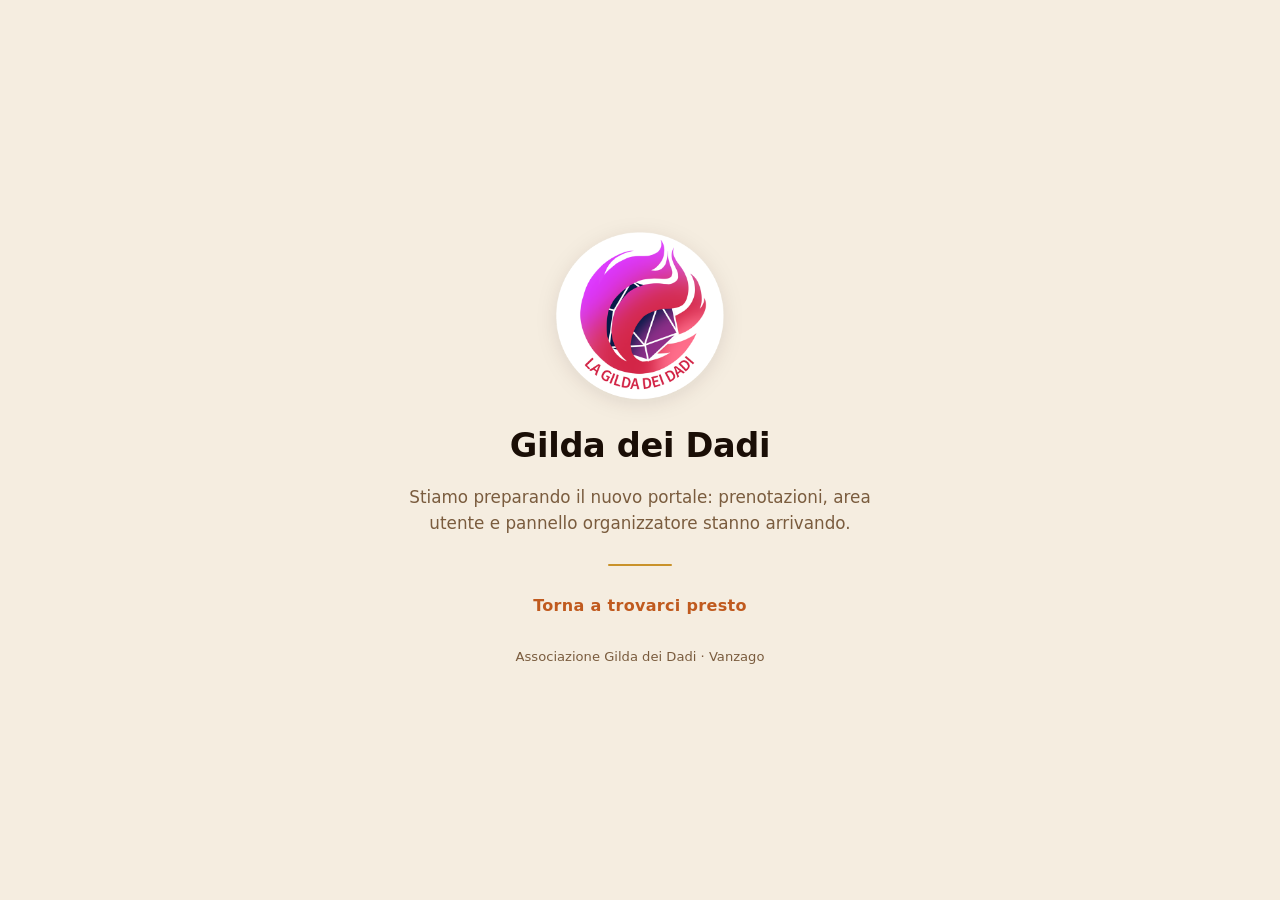
<file: index.html>
<!DOCTYPE html>
<html lang="it">
<head>
<meta charset="utf-8">
<meta name="viewport" content="width=device-width, initial-scale=1">
<meta name="robots" content="noindex">
<title>Gilda dei Dadi</title>
<link rel="icon" type="image/png" sizes="96x96" href="./logo-mark-96.png?v=v0.1.13">
<style>
  :root {
    --ink: #1a0e06;
    --ember: #c05a1e;
    --gold: #c9922a;
    --parch: #f5ede0;
    --vellum: #e8d9c4;
    --smoke: #7a5c3e;
  }
  * { box-sizing: border-box; }
  html, body { height: 100%; }
  body {
    margin: 0;
    display: grid;
    place-items: center;
    padding: 2rem 1.25rem;
    background: var(--parch);
    color: var(--ink);
    font-family: system-ui, -apple-system, "Segoe UI", Roboto, sans-serif;
    line-height: 1.55;
  }
  main {
    max-width: 32rem;
    text-align: center;
  }
  .logo {
    display: block;
    width: 168px;
    height: 168px;
    margin: 0 auto 1.25rem;
    filter: drop-shadow(0 4px 10px rgba(26, 14, 6, .10));
  }
  h1 {
    margin: 0 0 .75rem;
    font-size: clamp(1.6rem, 5vw, 2.1rem);
    font-weight: 700;
    letter-spacing: -.01em;
  }
  .lead {
    margin: 0;
    font-size: 1.05rem;
    color: var(--smoke);
  }
  .rule {
    width: 64px;
    height: 2px;
    margin: 1.75rem auto;
    border: 0;
    border-radius: 2px;
    background: var(--gold);
  }
  .soon {
    margin: 0 0 1.75rem;
    font-weight: 600;
    color: var(--ember);
    letter-spacing: .02em;
  }
  .note {
    margin: 0;
    font-size: .82rem;
    color: var(--smoke);
  }
</style>
</head>
<body>
<main>
  <img class="logo" src="./logo.png?v=v0.1.13" width="512" height="512" alt="Gilda dei Dadi">

  <h1>Gilda dei Dadi</h1>
  <p class="lead">
    Stiamo preparando il nuovo portale: prenotazioni, area utente e pannello
    organizzatore stanno arrivando.
  </p>

  <hr class="rule">
  <p class="soon">Torna a trovarci presto</p>

  <p class="note">Associazione Gilda dei Dadi · Vanzago</p>
</main>
</body>
</html>
</file>
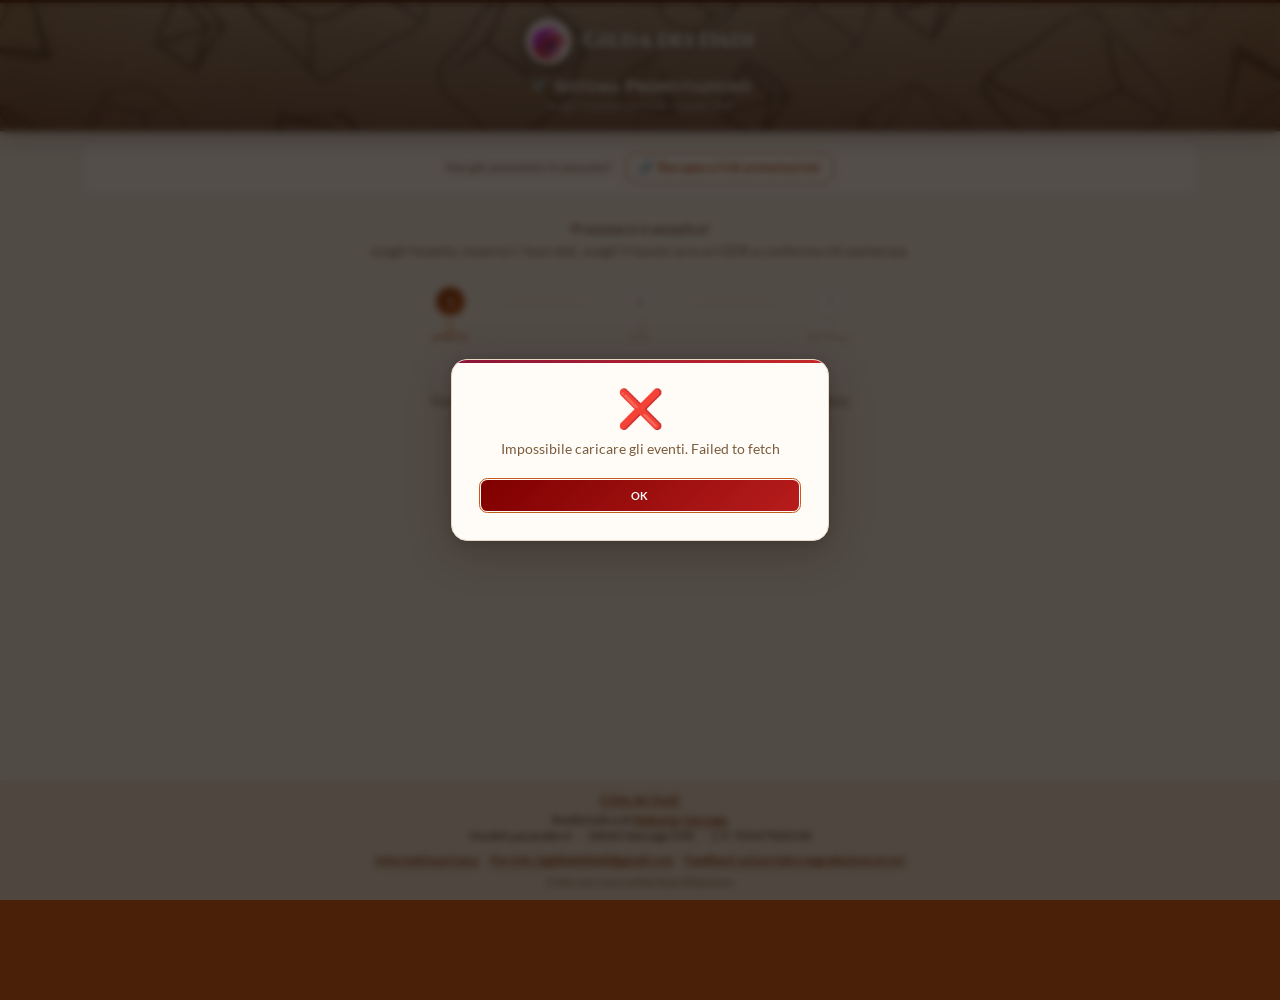
<file: stage/index.html>
<!DOCTYPE html>
<html lang="it" data-pagina="prenotazione">
<head>
<meta charset="UTF-8">
<meta http-equiv="Content-Security-Policy" content="default-src 'self'; script-src 'self' 'unsafe-inline'; style-src 'self' 'unsafe-inline'; img-src 'self' data: https:; font-src 'self' data:; connect-src 'self' https://script.google.com https://script.googleusercontent.com; object-src 'none'; base-uri 'none'; form-action 'self'">
<meta name="referrer" content="no-referrer">
<meta name="viewport" content="width=device-width, initial-scale=1, viewport-fit=cover">
<meta name="theme-color" content="#8B4513">
<meta name="mobile-web-app-capable" content="yes">
<title>Prenotazioni · Gilda dei Dadi</title>
<link rel="icon" type="image/png" sizes="96x96" href="assets/img/logo-mark-96.png">
<link rel="apple-touch-icon" href="assets/img/logo-touch-192.png">
<link rel="preload" as="image" href="assets/img/dice-parchment.jpg">
<link rel="stylesheet" href="assets/css/app.css?v=1964800">
<script src="assets/js/config.js?v=1964800" defer></script>
<script src="assets/js/environment.js?v=1964800" defer></script>
<script src="assets/js/api-client.js?v=1964800" defer></script>
<script src="assets/js/bootstrap.js?v=1964800" defer></script>
<script src="assets/js/app.js?v=1964800" defer></script>
<script src="assets/js/session.js?v=1964800" defer></script>
</head>
<body>
<!-- ═══ HEADER ═══ -->
<header id="app-header">
 <div class="h-inner">
 <div class="h-brand-row" id="h-brand-row" style="display:flex;justify-content:center">
 <a href="https://www.wakeupvanzago.it/gilda-dei-dadi" target="_blank" class="h-logo-wrap">
 <img id="h-logo" src="assets/img/logo-mark-192.png" alt="Gilda dei Dadi">
 <span class="h-org-name" data-org-name>Gilda dei Dadi</span>
 </a>
 </div>
 
 <nav id="org-macro-tabs" class="org-macro-tabs" aria-label="Sezioni organizzatore" data-org-only style="display:none">
 <button type="button" class="tab-btn org-macro-btn active" data-macro="macro-stats" onclick="switchOrgMacro('macro-stats',this)" title="Statistiche">📊 Statistiche</button>
 <button type="button" class="tab-btn org-macro-btn" data-macro="macro-utenti" onclick="switchOrgMacro('macro-utenti',this)" title="Anagrafiche">👤 Anagrafiche</button>
 <button type="button" class="tab-btn org-macro-btn" data-macro="macro-eventi" onclick="switchOrgMacro('macro-eventi',this)" title="Eventi e Tavoli">📌 Eventi</button>
 <button type="button" class="tab-btn org-macro-btn" data-macro="macro-setup" onclick="switchOrgMacro('macro-setup',this)" title="Setup">🔧 Setup</button>
 </nav>
 
 <nav id="master-macro-tabs" class="org-macro-tabs" aria-label="Sezioni master" hidden>
 <button type="button" class="tab-btn org-macro-btn master-macro-btn active" data-master-panel="m-panel-avventure" onclick="switchMasterMacroTab('m-panel-avventure',this)" title="Le tue avventure">🎲 Avventure</button>
 <button type="button" class="tab-btn org-macro-btn master-macro-btn" data-master-panel="m-panel-tavoli" onclick="switchMasterMacroTab('m-panel-tavoli',this)" title="Sessioni dove proporre">📅 Sessioni</button>
 <button type="button" class="tab-btn org-macro-btn master-macro-btn" data-master-panel="m-panel-impegni" onclick="switchMasterMacroTab('m-panel-impegni',this)" title="Le avventure che porterai">🧳 Impegni</button>
 </nav>
 <nav id="sede-macro-tabs" class="org-macro-tabs" aria-label="Sezioni co-organizzatore" hidden>
 <button type="button" class="tab-btn org-macro-btn sede-macro-btn active" title="Eventi del co-organizzatore">📅 Eventi</button>
 </nav>
 <div class="h-trailing" id="h-trailing">
 <div class="h-meta">
 <h1 id="h-title">⚔️ Sistema Prenotazioni</h1>
 <p id="h-sub">Caricamento…</p>
 </div>
 
 <div id="h-org-actions" class="h-org-actions" aria-label="Azioni organizzatore" data-org-only style="display:none">
 <button type="button" class="org-header-btn" onclick="caricaOrg()" title="Ricarica dati dashboard">↺ Aggiorna</button>
 <button type="button" class="org-header-btn" onclick="logoutOrg()" title="Esci dall'area organizzatore">⇦ Esci</button>
 </div>
 
 <div id="h-master-actions" class="h-org-actions" aria-label="Azioni master">
 <button type="button" class="org-header-btn" onclick="apriMasterModificaInfoPopup()" title="Modifica info master">✏️ Info</button>
 <button type="button" class="org-header-btn" onclick="caricaAreaMaster()" title="Ricarica area master">↺ Aggiorna</button>
 </div>
 <div id="h-acc-actions" class="h-org-actions" aria-label="Azioni accoglienza">
 <button type="button" class="org-header-btn" onclick="accRicarica()" title="Ricarica dati">↺ Aggiorna</button>
 <button type="button" class="org-header-btn" onclick="accLogout()" title="Esci">⇦ Esci</button>
 </div>
 <div id="h-sede-actions" class="h-org-actions" aria-label="Azioni co-organizzatore">
 <button type="button" class="org-header-btn" onclick="tornaAccessoSede()" title="Torna all'elenco co-organizzatori">⇦ Elenco</button>
 <button type="button" class="org-header-btn" onclick="caricaAreaSede()" title="Ricarica area co-organizzatore">↺ Aggiorna</button>
 </div>
 </div>
 </div>
</header>

<!-- ═══ APP ═══ -->
<div class="wrap" id="app">
 <!-- Token invito co-prenotante (stesso valore della query della richiesta a /exec); letto da JS dopo il parse. -->
 <script type="application/json" id="gilda-invite-token-json">""</script>

 <!-- Loader -->
 <div id="loader" class="loader">
 <div class="dice-loader">
 <svg viewBox="0 0 52 52" fill="none" xmlns="http://www.w3.org/2000/svg">
 <rect x="4" y="4" width="44" height="44" rx="10" stroke="#c05a1e" stroke-width="2.5" fill="none"/>
 <circle cx="17" cy="17" r="4" fill="#c9922a"/>
 <circle cx="35" cy="17" r="4" fill="#c9922a"/>
 <circle cx="26" cy="26" r="4" fill="#c9922a"/>
 <circle cx="17" cy="35" r="4" fill="#c9922a"/>
 <circle cx="35" cy="35" r="4" fill="#c9922a"/>
 </svg>
 </div>
 <span id="loader-msg">Caricamento…</span>
 </div>

 <div id="no-uuid" class="hidden"></div>

 <!-- ═══ FORM REGISTRAZIONE (HOME) ═══ -->
 <div id="reg-main" class="hidden">
 <div id="reg-fa"></div>

 <!-- Invito co-prenotante: riepilogo prenotazione → accetta/rifiuta → nome → conferma -->
 <div id="invite-partecipante-wrap" class="hidden invite-partecipante-wrap">
 <div id="invite-partecipante-inner"></div>
 </div>

 <!-- Torna alle prenotazioni (solo quando utente è loggato con UUID) -->
 <div id="reg-torna-user-bar" class="home-recupera-bar hidden" style="margin-bottom:12px">
 <a href="#" onclick="event.preventDefault();tornaDaRegAUserArea()" class="home-recupera-link">← Torna alle tue prenotazioni</a>
 </div>

 <!-- Barra recupero link: sempre visibile in home (utenti già iscritti) -->
 <div class="home-recupera-bar" id="reg-recupera-bar">
 <span class="home-recupera-txt">Hai già prenotato in passato?</span>
 <a href="#" onclick="mostraRecupera(event)" class="home-recupera-link">🔗 Recupera link prenotazioni</a>
 </div>

 <div id="reg-panel">

 <!-- Intro home (step 1) -->
 <div id="reg-home-intro" class="reg-home-intro">
 <p class="reg-home-intro-p" id="reg-home-intro-p"><b>Prenotarsi è semplice!</b><br>scegli l'evento, inserisci i tuoi dati, scegli il tavolo se è un GDR e conferma chi partecipa.</p>
 </div>

 <!-- ── STEP INDICATOR ── -->
 <div class="reg-steps" id="reg-steps">
 <div class="reg-step active" id="rs-1">
 <div class="rs-num">1</div>
 <div class="rs-lbl rs-lbl-stack"><span>📜</span><span>Evento</span></div>
 </div>
 <div class="rs-line" id="rs-line-1"></div>
 <div class="reg-step" id="rs-2">
 <div class="rs-num">2</div>
 <div class="rs-lbl rs-lbl-stack" id="rs-2-lbl"><span>📝</span><span>Dati</span></div>
 </div>
 <div class="rs-line-q rs-unknown" id="rs-line-q"></div>
 <div class="reg-step rs-unknown" id="rs-q">
 <div class="rs-num">?</div>
 <div class="rs-lbl rs-lbl-stack"><span>❔</span><span>Dettagli</span></div>
 </div>
 <div class="rs-line rs-gdr-only hidden" id="rs-line-2"></div>
 <div class="reg-step rs-gdr-only hidden" id="rs-3">
 <div class="rs-num">3</div>
 <div class="rs-lbl rs-lbl-stack"><span>🎲</span><span>Tavolo</span></div>
 </div>
 <div class="rs-line rs-gdr-only hidden" id="rs-line-3"></div>
 <div class="reg-step rs-gdr-only hidden" id="rs-4">
 <div class="rs-num">4</div>
 <div class="rs-lbl rs-lbl-stack"><span>👥</span><span>Partecipanti</span></div>
 </div>
 </div>

 <div id="reg-evento-info" class="hidden" style="margin:0 0 16px;padding:14px 18px;border:1px solid var(--vellum);border-radius:var(--radius-l);background:var(--parch2);color:var(--ink2)"></div>

 <!-- ── STEP 1: scegli evento, poi il tipo se l'evento è misto ── -->
 <div id="reg-s1">
 <div id="reg-s1-lista">
 <div class="reg-step-title">📜 Scegli l'evento</div>
 <p class="reg-step-desc">Tocca la card dell'evento che ti interessa. I badge ti dicono cosa è previsto:<br><strong>GDR</strong> per i giochi di ruolo a tavoli, <strong>GDT</strong> per il gioco da tavolo libero.</p>
 <div id="reg-ev-grid" class="reg-ev-grid"></div>
 </div>
 <div id="reg-misto-scelta" class="hidden">
 <div class="reg-step-title" style="display:flex;align-items:center;justify-content:space-between;flex-wrap:wrap;gap:10px">
 <span>Che cosa vuoi prenotare?</span>
 <span style="display:flex;gap:8px;flex-wrap:wrap;align-items:center">
 <button type="button" class="rec-foot-btn" onclick="regApriDettaglioMisto()">Dettaglio</button>
 <button class="btn btn-o btn-sm" type="button" onclick="regTornaStep1()">← Cambia evento</button>
 </span>
 </div>
 <p class="reg-step-desc">Questo evento ha due aree di gioco. Scegline una: per partecipare a entrambe servono due prenotazioni distinte, una per area.</p>
 <div class="reg-misto-grid">
 <button type="button" class="reg-misto-card" onclick="regScegliTipoMisto('gdr')">
 <span class="rec-pill ev-tipo ev-tipo-gdr">GDR</span>
 <span class="reg-misto-nome">Tavoli Giochi di Ruolo</span>
 <span class="reg-misto-sub">Prenota un tavolo per una sessione di gioco di ruolo.</span>
 </button>
 <button type="button" class="reg-misto-card" onclick="regScegliTipoMisto('gdt')">
 <span class="rec-pill ev-tipo ev-tipo-gdt">GDT</span>
 <span class="reg-misto-nome">Gioco Libero ai Giochi da Tavolo</span>
 <span class="reg-misto-sub">Ingresso libero all'area dei giochi da tavolo.</span>
 </button>
 </div>
 </div>
 </div>

 <!-- ── STEP 3: scegli sessione + tavolo ── -->
 <div id="reg-s2" class="hidden">
 <div class="reg-step-title" style="display:flex;align-items:center;justify-content:space-between;flex-wrap:wrap;gap:10px">
 <span id="reg-s2-title">📜 Evento selezionato</span>
 <button class="btn btn-o btn-sm" onclick="regTornaStep2()">← Torna ai dati</button>
 </div>
 <p class="reg-step-desc">Scegli uno o più tavoli in ordine di preferenza: proveremo ad assegnarti il primo disponibile. Se non ci sono posti, entrerai in lista d'attesa con le preferenze indicate.</p>

 <div id="reg-sess-wrap" class="hidden" style="margin-bottom:20px">
 <div style="font-family:var(--font-m);font-size:11px;text-transform:uppercase;letter-spacing:.08em;color:var(--ash);margin-bottom:10px">🧭 Seleziona l'area</div>
 <div id="reg-sess-pills" style="display:flex;gap:8px;flex-wrap:wrap"></div>
 </div>

 <!-- Mini riepilogo selezione corrente -->
 <div id="reg-sel-summary" class="hidden" style="margin:0 0 14px;background:var(--parch2);border:1.5px solid var(--vellum);border-left:4px solid var(--ember);border-radius:var(--radius);padding:12px 16px;font-size:13px;color:var(--smoke);line-height:1.7">
 <div style="font-family:var(--font-m);font-size:9px;text-transform:uppercase;letter-spacing:.1em;color:var(--ash);margin-bottom:5px">Selezione attuale</div>
 <div id="reg-sel-text"></div>
 </div>

 <div id="reg-tav-grid" class="reg-tav-grid"></div>

 <div id="reg-attesa-row" class="hidden" style="margin-top:16px">
 <div class="reg-tav-attesa-card" id="rtc-attesa" onclick="regToggleAttesa()">
 <span style="font-size:18px">⏳</span>
 <div>
 <div style="font-family:var(--font-d);font-size:13px;color:var(--gold);letter-spacing:.04em">Iscriviti alla lista d'attesa</div>
 <div style="font-size:12px;color:var(--ash);font-style:italic;margin-top:2px">Indica i tavoli preferiti: ti avviseremo se si libera un posto.</div>
 </div>
 </div>
 <div id="reg-attesa-dati" class="hidden" style="margin-top:12px;padding:14px 16px;background:var(--parch2);border:1px solid var(--vellum);border-radius:var(--radius);border-left:4px solid var(--gold)" onclick="event.stopPropagation()">
 <div class="lbl-fasce" style="margin-bottom:8px">👥 Numero persone</div>
 <div style="display:flex;align-items:center;gap:10px;margin-bottom:14px">
 <button type="button" class="qty-btn" onclick="regAttesaCambiaQty(-1)">−</button>
 <span class="qty-val" id="reg-attesa-num-val">1</span>
 <button type="button" class="qty-btn" onclick="regAttesaCambiaQty(1)">+</button>
 </div>
 <div class="lbl-fasce" style="margin-bottom:8px">🎯 Fasce età del gruppo</div>
 <div class="fasce-grid" id="reg-attesa-fasce-chips"></div>
 <div class="tav-fasce-req" id="reg-attesa-fasce-req">Seleziona almeno una fascia età</div>

 <div class="lbl-fasce" style="margin:16px 0 4px">🎲 Tavoli preferiti per questa sessione</div>
 <p id="reg-attesa-pref-hint" style="margin:0 0 6px;font-size:12px;color:var(--ash);font-style:italic">
 Seleziona i tavoli pieni su cui vuoi essere messo in lista d'attesa.
 </p>
 <div id="reg-attesa-pref" class="fasce-grid"></div>
 <div class="tav-fasce-req" id="reg-attesa-pref-req">Seleziona almeno un tavolo preferito</div>

 <div class="lbl-fasce" style="margin:16px 0 4px">⏰ Avviso nelle ultime ore</div>
 <p style="margin:0 0 6px;font-size:12px;color:var(--ash);font-style:italic">
 Per impostazione predefinita verrai considerato solo se si libera un posto <strong>più di 24 ore</strong> prima dell'inizio.
 Se vuoi essere considerato anche nelle <strong>ultime ore</strong> prima dell'inizio, indica entro quante ore prima sei disponibile ad essere assegnato automaticamente.
 </p>
 <div style="display:flex;align-items:center;gap:8px;font-size:13px">
 <label style="display:flex;align-items:center;gap:6px;cursor:pointer">
 <input type="checkbox" id="reg-attesa-last-chk" style="width:auto">
 <span>Considerami anche nelle ultime</span>
 </label>
 <input type="number" id="reg-attesa-last-ore" min="1" max="24" value="6" style="width:64px;padding:4px 6px;font-size:13px">
 <span>ore prima dell'inizio</span>
 </div>
 </div>
 </div>

 <div style="margin-top:20px">
 <div id="reg-minori-gdr" class="hidden" style="margin:14px 0 0;padding:12px 14px;background:rgba(192,90,30,.08);border-radius:var(--radius);border-left:4px solid var(--ember)"><label style="display:flex;gap:10px;align-items:flex-start;cursor:pointer;font-size:14px;color:var(--ink2)"><input type="checkbox" id="reg-minori-ok-gdr" style="margin-top:3px"><span>Tra le fasce selezionate c'è un minorenne: confermo che la prenotazione è fatta da un genitore o da chi ne ha la responsabilità, o che questi ne è a conoscenza.</span></label></div>
 <button class="btn btn-s btn-lg btn-full" id="reg-s2-next" onclick="regPassaStep4()" disabled>Continua ai partecipanti →</button>
 </div>
 </div>

 <!-- ── STEP 2: dati personali (GDR) / iscrizione posti (GDT) ── -->
 <div id="reg-s3" class="hidden">
 <div class="reg-step-title" style="display:flex;align-items:center;justify-content:space-between;flex-wrap:wrap;gap:10px;margin-top:20px">
 <span id="reg-s3-title">📝 I tuoi dati</span>
 <span style="display:flex;gap:8px;flex-wrap:wrap">
 <button class="btn btn-o btn-sm hidden" id="reg-misto-cambia" type="button" onclick="regMostraSceltaMisto()">← Cambia tipo</button>
 <button class="btn btn-o btn-sm" type="button" onclick="regTornaStep1()">← Cambia evento</button>
 </span>
 </div>
 <p class="reg-step-desc" id="reg-s3-desc">Inserisci i dati del prenotante, poi prosegui alla scelta dei tavoli.</p>

 <div id="reg-gdt-sess-wrap" class="hidden" style="margin-bottom:16px">
 <div style="font-family:var(--font-m);font-size:11px;text-transform:uppercase;letter-spacing:.08em;color:var(--ash);margin-bottom:10px">🧭 Seleziona l'area</div>
 <div id="reg-gdt-sess-pills" style="display:flex;gap:8px;flex-wrap:wrap"></div>
 </div>

 <!-- Blocco GDT: numero posti -->
 <div id="reg-gdt-block" class="hidden" style="margin-bottom:18px">
 <div class="card" style="margin:0;box-shadow:none;border:1.5px solid var(--vellum)">
 <div class="card-body">
 <div id="reg-gdt-capienza" style="font-size:13px;color:var(--smoke);margin-bottom:12px"></div>
 <div id="reg-gdt-giochi-wrap" class="hidden" style="margin:0 0 14px">
 <button type="button" class="btn btn-o btn-sm" id="reg-gdt-giochi-btn" onclick="apriRegGdtGiochiPopup()">🎲 Giochi presenti</button>
 </div>
 <div class="lbl-fasce" style="margin-bottom:8px">👥 Quante persone siete?</div>
 <div style="display:flex;align-items:center;gap:10px">
 <button type="button" class="qty-btn" id="reg-gdt-qty-minus" onclick="regGdtCambiaQty(-1)" disabled>−</button>
 <span class="qty-val" id="reg-gdt-num-val">1</span>
 <button type="button" class="qty-btn" id="reg-gdt-qty-plus" onclick="regGdtCambiaQty(1)" disabled>+</button>
 </div>
 <div id="reg-gdt-limite-warn" class="hidden" role="status" style="margin:12px 0 0;padding:12px 14px;background:rgba(230,81,0,.08);border-radius:var(--radius);border-left:4px solid var(--warn);font-size:13.5px;color:var(--ink);line-height:1.45"></div>
 <div class="lbl-fasce" id="reg-gdt-fasce-lbl" style="margin:16px 0 8px">🎯 Fasce età del gruppo</div>
 <div class="fasce-grid" id="reg-gdt-fasce-chips"></div>
 <div class="tav-fasce-req" id="reg-gdt-fasce-req">Seleziona almeno una fascia età</div>
 <div id="reg-minori-gdt" class="hidden" style="margin:14px 0 0;padding:12px 14px;background:rgba(192,90,30,.08);border-radius:var(--radius);border-left:4px solid var(--ember)"><label style="display:flex;gap:10px;align-items:flex-start;cursor:pointer;font-size:14px;color:var(--ink2)"><input type="checkbox" id="reg-minori-ok-gdt" style="margin-top:3px"><span>Tra le fasce selezionate c'è un minorenne: confermo che la prenotazione è fatta da un genitore o da chi ne ha la responsabilità, o che questi ne è a conoscenza.</span></label></div>
 <p class="hint" style="margin-top:10px;margin-bottom:0">Non serve indicare i nominativi: conta il numero di posti e le fasce età.</p>
 </div>
 </div>
 </div>

 <p id="reg-dati-prefill-msg" class="hidden" style="font-size:13px;color:var(--ember);margin-bottom:12px;padding:10px 14px;background:rgba(192,90,30,.08);border-radius:var(--radius);border-left:4px solid var(--ember)">✓ I tuoi dati sono stati inseriti automaticamente e non sono modificabili.</p>

 <div class="card" id="reg-s3-dati" style="margin-top:0;box-shadow:none;border:1.5px solid var(--vellum)">
 <div class="card-body">
 <p id="reg-dati-gdt-note" class="hint hidden" style="margin-top:0">Nome e email servono per ricevere la conferma e gli avvisi sull'evento.</p>
 <div class="row2">
 <div class="field first">
 <label class="lbl" id="lbl-r-nome">Nome e Cognome *</label>
 <input type="text" id="r-nome" placeholder="Mario Rossi" oninput="regAggiornaBloccoEmail()">
 </div>
 <div class="field first">
 <label class="lbl" id="lbl-r-email">Email *</label>
 <input type="email" id="r-email" placeholder="mario@email.it" oninput="regAggiornaBloccoEmail()">
 <p id="r-email-format" class="hint hidden" style="color:var(--err);font-weight:600">Per continuare, l'indirizzo deve contenere @.</p>
 <p id="reg-avv-warning" class="hint hidden" style="color:var(--err);font-weight:600"></p>
 <p id="reg-dup-warning" class="hint hidden" style="color:var(--err);font-weight:600"></p>
 </div>
 </div>
 <div class="field">
 <label class="lbl">Cellulare <span class="lbl-note">facoltativo</span></label>
 <input type="tel" id="r-cell" placeholder="+39 333 1234567">
 <p class="hint">Utile solo per comunicazioni urgenti.</p>
 </div>
 <div class="row2" style="margin-top:4px">
 <div class="field first" style="grid-column:1/-1">
 <label class="lbl">Come ci hai conosciuto? <span class="lbl-note">facoltativo</span></label>
 <select id="r-fonte">
 <option value="">— Facoltativo —</option>
 <option>Passaparola</option>
 <option>Social media</option>
 <option>Locandina/volantino</option>
 <option>Sito web</option>
 <option>Biblioteca</option>
 <option>Altro</option>
 </select>
 </div>
 </div>
 </div>
 </div>

 <div id="reg-iscrizione-extra" class="hidden" style="margin-top:16px">
<div id="reg-esperienza-wrap" class="field first hidden">
<label class="lbl">La mia esperienza di gioco <span class="lbl-note" style="color:var(--err)">*</span></label>
<div id="reg-esperienza-opts" style="display:flex;flex-direction:column;gap:8px;margin-top:6px">
<label style="display:flex;gap:10px;align-items:center;cursor:pointer;font-size:14px;color:var(--ink2)"><input type="radio" name="r-esperienza" value="Poca/nessuna"> <span>Poca/nessuna</span></label>
<label style="display:flex;gap:10px;align-items:center;cursor:pointer;font-size:14px;color:var(--ink2)"><input type="radio" name="r-esperienza" value="Principiante"> <span>Principiante</span></label>
<label style="display:flex;gap:10px;align-items:center;cursor:pointer;font-size:14px;color:var(--ink2)"><input type="radio" name="r-esperienza" value="Media"> <span>Media</span></label>
<label style="display:flex;gap:10px;align-items:center;cursor:pointer;font-size:14px;color:var(--ink2)"><input type="radio" name="r-esperienza" value="Elevata"> <span>Elevata</span></label>
</div>
</div>
<label style="display:flex;gap:10px;align-items:flex-start;cursor:pointer;font-size:14px;color:var(--ink2);margin-top:12px"><input type="checkbox" id="r-newsletter" style="margin-top:3px"><span>Iscrivimi alla mailing list per novità e prossimi eventi. Facoltativo, revocabile in ogni momento.</span></label>
<label style="display:flex;gap:10px;align-items:flex-start;cursor:pointer;font-size:14px;color:var(--ink2);margin-top:12px"><input type="checkbox" id="r-consenso-immagine" style="margin-top:3px"><span>Acconsento all'uso della mia immagine in foto e riprese dell'evento, per fini divulgativi e non commerciali. Facoltativo: la prenotazione non dipende da questo consenso.</span></label>
</div>

 <div id="reg-s3-actions" style="margin-top:20px">
 <button class="btn btn-s btn-lg btn-full" id="reg-s3-next" onclick="regPassaStep3()">Continua alla scelta tavoli →</button>
 <button class="btn btn-s btn-lg btn-full hidden" id="reg-gdt-submit" onclick="inviaRegGdt()" disabled>Invia Informazioni →</button>
 </div>
 </div>

 <!-- ── STEP 4: partecipanti + conferma ── -->
 <div id="reg-s4" class="hidden">
 <div id="reg-riepilogo" class="reg-riepilogo"></div>
 <div class="reg-step-title" style="display:flex;align-items:center;justify-content:space-between;flex-wrap:wrap;gap:10px;margin-top:20px">
 <span>👥 Partecipanti e conferma</span>
 <button class="btn btn-o btn-sm" onclick="regTornaStep3()">← Torna ai tavoli</button>
 </div>
 <p class="reg-step-desc">Se prenoti per altri, aggiungi qui i partecipanti. Altrimenti puoi confermare subito.</p>

 <div style="margin-top:8px">
 <label style="display:flex;align-items:flex-start;gap:10px;cursor:pointer;font-size:14px;color:var(--ink2)">
 <input type="checkbox" id="reg-owner-partecipa" style="margin-top:3px" onchange="regTogglePrenotantePartecipa()">
 <span>
 <strong>Prenoto per altri e non partecipo personalmente</strong><br>
 <span style="font-size:12.5px;color:var(--ash)">
 Per un genitore che iscrive un figlio, o chi prenota al posto di un'altra persona.
 </span>
 </span>
 </label>
 </div>
 <div id="reg-partecipanti-wrap" class="hidden" style="margin-top:12px">
 <label class="lbl">Altri partecipanti <span class="lbl-note">facoltativo</span></label>
 <p class="hint" id="reg-partecipanti-hint">Nome o nickname per ogni co-prenotante (in ordine: prima i posti del primo tavolo, poi del secondo, e così via).<br>Se inserisci anche l'email riceveranno l'invito e potranno gestire insieme a te la prenotazione.</p>
 <div id="reg-partecipanti-list" style="display:grid;gap:8px"></div>
 <div style="margin-top:8px;display:flex;gap:8px;align-items:center;flex-wrap:wrap">
 <span id="reg-partecipanti-count" style="font-size:12px;color:var(--ash)"></span>
 </div>
 </div>
 <div style="margin-top:20px">
 <button class="btn btn-s btn-lg btn-full" id="r-submit" onclick="inviaReg()" disabled>✅ Conferma prenotazione</button>
 </div>
 </div>

 <!-- link recupera e feedback -->
 <div style="text-align:center;margin-top:18px" id="reg-recupera-link">
 <p style="font-size:14.5px;color:var(--smoke);font-style:italic">
 Hai già una prenotazione?
 <a href="#" onclick="mostraRecupera(event)" style="color:var(--ember);font-weight:600;text-decoration:none;border-bottom:1px dashed var(--ember)">Recupera il link →</a>
 </p>
 </div>

 <!-- hidden inputs per compatibilità con inviaReg() -->
 <select id="r-evento" style="display:none"></select>
 <select id="r-sessione" style="display:none"></select>
 <div id="r-tav-section" style="display:none"></div>
 </div>

 <!-- recupera link (utenti già iscritti) -->
 <div id="reg-recupera" class="hidden">
 <div class="card">
 <div class="card-head"><div class="card-head-icon">🔗</div><h2>Recupera il tuo link</h2></div>
 <div class="card-body">
 <p style="font-size:15px;color:var(--smoke);margin-bottom:12px;line-height:1.6">
 Inserisci l'email che hai usato per prenotare: puoi entrare subito con un codice, oppure ricevere il <strong>link personale</strong>.
 </p>
 <p style="font-size:13px;color:var(--ash);margin-bottom:18px;line-height:1.5">
 Dal link potrai vedere le prenotazioni, modificarle, cancellarle o aggiungere altre aree allo stesso evento.
 </p>
 <div class="field first">
 <label class="lbl">Email</label>
 <input type="email" id="rec-email" placeholder="mario@email.it" onkeydown="if(event.key==='Enter')inviaRecupera()">
 </div>
 <div class="act-bar" style="margin-top:16px">
 <button class="btn btn-p" onclick="inviaOtpUtente()">Entra con codice</button>
 <button class="btn btn-o" onclick="inviaRecupera()">📧 Invia link</button>
 <button class="btn btn-o" onclick="hide('reg-recupera');show('reg-panel')">← Torna al modulo</button>
 </div>
 <div id="rec-otp-wrap" class="hidden" style="margin-top:14px">
 <p class="hint" id="rec-otp-hint" style="margin-bottom:8px">Inserisci il codice ricevuto via email.</p>
 <div class="field">
 <label class="lbl" for="rec-otp">Codice ricevuto</label>
 <input type="text" id="rec-otp" inputmode="numeric" autocomplete="one-time-code" maxlength="8" placeholder="123456" onkeydown="if(event.key==='Enter')verificaOtpUtenteLogin()">
 </div>
 <button type="button" class="btn btn-p" style="margin-top:10px" onclick="verificaOtpUtenteLogin()">Accedi →</button>
 </div>
 </div>
 </div>
 </div>

 <!-- successo registrazione -->
 <div id="reg-ok" class="hidden">
 <div class="card">
 <div class="suc-panel">
 <span class="suc-icon">🎉</span>
 <h2>Prenotazione confermata!</h2>
 <p style="margin-top:10px">Ti arriva un'<strong>email di conferma</strong> con il riepilogo<br>e un link personale per modificare la prenotazione.</p>
 <p id="reg-ok-warning" class="hint hidden" style="margin-top:10px;color:var(--err);font-weight:600"></p>
 <div class="suc-note">
 <p style="font-size:13.5px;color:var(--smoke);font-style:italic">Non hai ricevuto l'email? Controlla la cartella spam oppure</p>
 <button class="btn btn-o btn-sm" style="margin-top:10px" onclick="hide('reg-ok');show('reg-recupera')">🔗 Richiedi nuovamente il link</button>
 </div>
 </div>
 </div>
 </div>
 </div><!-- /reg-main -->

 <div id="sede-iscrivi-overlay" class="overlay hidden" onclick="if(event.target===this)chiudiSedeIscriviPopup()">
 <div class="dialog modifica-dialog" onclick="event.stopPropagation()">
 <h3 class="modifica-dialog-title" id="s-isc-title">➕ Aggiungi iscritto</h3>
 <div class="modifica-content">
 <input type="hidden" id="s-isc-event-id">
 <input type="hidden" id="s-isc-sessione-id">
 <input type="hidden" id="s-isc-tavolo-id">
 <input type="hidden" id="s-isc-mode" value="tavolo">
 <div id="s-isc-ctx" class="hint" style="margin-bottom:10px"></div>
 <div id="s-isc-pick" class="hidden" style="margin-bottom:12px">
 <p class="hint" style="margin:0 0 8px">Scegli uno o più tavoli (anche su sessioni diverse): è una prenotazione completa sull’evento.</p>
 <div id="s-isc-pick-list" class="sede-isc-pick-list"></div>
 </div>
 <div class="field first">
 <label class="lbl" for="s-isc-nome">Nome *</label>
 <input type="text" id="s-isc-nome" autocomplete="name">
 </div>
 <div class="row2">
 <div class="field first">
 <label class="lbl" for="s-isc-email">Email (opzionale)</label>
 <input type="email" id="s-isc-email" autocomplete="email" placeholder="se ce l’hanno">
 </div>
 <div class="field first">
 <label class="lbl" for="s-isc-cell">Cellulare</label>
 <input type="text" id="s-isc-cell" autocomplete="tel">
 </div>
 </div>
 <div class="row2">
 <div class="field first">
 <label class="lbl" for="s-isc-num">Persone</label>
 <input type="number" id="s-isc-num" min="1" value="1">
 </div>
 <div class="field first">
 <label class="lbl" for="s-isc-fascia">Fascia età</label>
 <select id="s-isc-fascia"></select>
 </div>
 </div>
 <label style="display:flex;align-items:center;gap:8px;margin-top:10px;font-size:13px">
 <input type="checkbox" id="s-isc-email-send">
 Invia email di conferma (solo se c’è email)
 </label>
 </div>
 <footer class="modifica-dialog-footer">
 <button type="button" class="btn btn-o btn-sm" onclick="chiudiSedeIscriviPopup()">Annulla</button>
 <button type="button" class="btn btn-s btn-sm" id="s-isc-submit" onclick="confermaSedeIscrivi()">Salva iscrizione</button>
 </footer>
 </div>
 </div>
 <!-- OVERLAY CONFIRM -->
 <div id="overlay" class="overlay hidden">
 <div class="dialog">
 <h3>⚠️ Conferma operazione</h3>
 <p id="ov-msg"></p>
 <label id="ov-notify-wrap" class="hidden" style="display:none;align-items:center;gap:8px;cursor:pointer;font-size:13px;margin:12px 0 4px">
 <input type="checkbox" id="ov-notify" style="width:auto" checked>
 <span>Avvisa l'utente via email</span>
 </label>
 <div class="dlg-btns">
 <button class="btn btn-o" id="ov-no">Annulla</button>
 <button class="btn btn-d" id="ov-ok">Sì, procedi</button>
 </div>
 </div>
 </div>

 <!-- OVERLAY MODIFICA PRENOTAZIONE -->
 <div id="modifica-overlay" class="overlay hidden" onclick="if(event.target===this)hide('modifica-overlay')">
 <div class="dialog modifica-dialog" onclick="event.stopPropagation()">
 <h3 id="modifica-dialog-title" class="modifica-dialog-title">✏️ Modifica</h3>
 <div id="modifica-content" class="modifica-content"></div>
 <footer id="modifica-dialog-footer" class="modifica-dialog-footer"></footer>
 </div>
 </div>

 <!-- OVERLAY AZIONI SALVATAGGIO (senza nascondere la pagina) -->
 <div id="action-overlay" class="overlay hidden" role="dialog" aria-modal="true" aria-labelledby="action-overlay-msg">
 <div class="dialog" style="max-width:360px;text-align:center">
 <div class="dice-loader" aria-hidden="true">
 <svg viewBox="0 0 52 52" fill="none" xmlns="http://www.w3.org/2000/svg">
 <rect x="4" y="4" width="44" height="44" rx="10" stroke="#c05a1e" stroke-width="2.5" fill="none"/>
 <circle cx="17" cy="17" r="4" fill="#c9922a"/>
 <circle cx="35" cy="17" r="4" fill="#c9922a"/>
 <circle cx="26" cy="26" r="4" fill="#c9922a"/>
 <circle cx="17" cy="35" r="4" fill="#c9922a"/>
 <circle cx="35" cy="35" r="4" fill="#c9922a"/>
 </svg>
 </div>
 <p id="action-overlay-msg" style="margin:0;font-style:italic;color:var(--smoke)">Salvataggio in corso…</p>
 </div>
 </div>

 <!-- OVERLAY PASSWORD CO-ORGANIZZATORE -->
 <div id="sede-pwd-overlay" class="overlay hidden" onclick="if(event.target===this)chiudiSedePwdOverlay()" role="dialog" aria-modal="true" aria-labelledby="sede-pwd-title">
 <div class="dialog modifica-dialog" onclick="event.stopPropagation()">
 <h3 id="sede-pwd-title" class="modifica-dialog-title">🔑 Password co-organizzatore</h3>
 <div class="modifica-content">
 <p id="sede-pwd-sub" style="font-size:13.5px;color:var(--smoke);margin-bottom:12px"></p>
 <label class="lbl" for="sede-pwd-new">Nuova password (min. 6 caratteri)</label>
 <div class="pwd-wrap">
 <input type="password" id="sede-pwd-new" autocomplete="new-password" placeholder="••••••••••" onkeydown="if(event.key==='Enter')document.getElementById('sede-pwd-confirm').focus()">
 <button class="pwd-tog" onclick="togglePwd('sede-pwd-new')" type="button" aria-label="Mostra password">👁</button>
 </div>
 <label class="lbl" for="sede-pwd-confirm" style="margin-top:10px">Ripeti password</label>
 <div class="pwd-wrap">
 <input type="password" id="sede-pwd-confirm" autocomplete="new-password" placeholder="••••••••••" onkeydown="if(event.key==='Enter')salvaSedePwdOverlay()">
 <button class="pwd-tog" onclick="togglePwd('sede-pwd-confirm')" type="button" aria-label="Mostra password">👁</button>
 </div>
 <p id="sede-pwd-err" class="hint" role="alert" style="color:#b71c1c;margin-top:8px;min-height:1em"></p>
 </div>
 <footer class="modifica-dialog-footer">
 <button type="button" class="btn btn-o btn-sm" onclick="chiudiSedePwdOverlay()">✕ Annulla</button>
 <button type="button" class="btn btn-s btn-sm" id="sede-pwd-save" onclick="salvaSedePwdOverlay()">🔑 Salva password</button>
 </footer>
 </div>
 </div>

 <!-- OVERLAY NOTIFICA NUOVO EVENTO -->
 <div id="notifica-overlay" class="overlay hidden" onclick="if(event.target===this)hide('notifica-overlay')">
 <div class="dialog modifica-dialog" onclick="event.stopPropagation()">
 <h3 id="notifica-dialog-title" class="modifica-dialog-title">📣 Invia notifica nuovo evento</h3>
 <div id="notifica-content" class="modifica-content">
 <p style="font-size:13.5px;color:var(--smoke);margin-bottom:10px">
 Scegli a chi inviare l'email di annuncio per questo evento.
 </p>
 <div style="display:flex;flex-direction:column;gap:6px;font-size:13px;color:var(--ink2);margin-bottom:8px">
 <label style="display:flex;align-items:flex-start;gap:8px;cursor:pointer;">
 <input type="radio" name="notifica-mode" id="notifica-mode-utenti" value="utenti" style="width:auto" checked>
 <span>
 <strong>Invia a tutti gli utenti</strong>
 <div style="font-size:12px;color:var(--ash)">Usa tutti gli indirizzi presenti nel foglio Utenti.</div>
 </span>
 </label>
 <label style="display:flex;align-items:flex-start;gap:8px;cursor:pointer;">
 <input type="radio" name="notifica-mode" id="notifica-mode-test" value="test" style="width:auto">
 <span>
 <strong>Invia solo ai test</strong>
 <div style="font-size:12px;color:var(--ash)">Invia la notifica solo agli indirizzi di test configurati.</div>
 </span>
 </label>
 </div>
 </div>
 <footer class="modifica-dialog-footer">
 <button type="button" class="btn btn-o btn-sm" onclick="hide('notifica-overlay')">✕ Annulla</button>
 <button type="button" class="btn btn-s btn-sm" onclick="confermaInviaNotificaNuovoEvento()">📣 Invia notifica</button>
 </footer>
 </div>
 </div>

 <!-- OVERLAY DETTAGLI UTENTE (organizzatore) -->
 <div id="utente-detail-overlay" class="overlay hidden" onclick="if(event.target===this)closeUtenteDetailOverlay()">
 <div class="dialog user-detail-dialog" onclick="event.stopPropagation()">
 <div class="card-head user-detail-head">
 <div class="card-head-icon">👤</div>
 <h2>Dettagli utente</h2>
 <button type="button" class="btn btn-o btn-sm user-detail-close" onclick="closeUtenteDetailOverlay()" aria-label="Chiudi">✕</button>
 </div>
 <div id="utente-detail-content" class="user-detail-content"></div>
 </div>
 </div>

 <!-- POPUP giochi disponibili (GDT / gioco libero) -->
 <div id="reg-gdt-giochi-overlay" class="overlay hidden" onclick="if(event.target===this)chiudiRegGdtGiochiPopup()" role="dialog" aria-modal="true" aria-labelledby="reg-gdt-giochi-title">
 <div class="dialog" style="max-width:420px" onclick="event.stopPropagation()">
 <div style="display:flex;align-items:flex-start;justify-content:space-between;gap:12px;margin-bottom:12px">
 <h3 id="reg-gdt-giochi-title" style="margin:0">🎲 Giochi presenti</h3>
 <button type="button" class="btn btn-o btn-sm" onclick="chiudiRegGdtGiochiPopup()" aria-label="Chiudi">✕</button>
 </div>
 <p id="reg-gdt-giochi-sess" class="hint" style="margin-top:0;margin-bottom:12px"></p>
 <ul id="reg-gdt-giochi-list" style="margin:0;padding-left:1.2em;font-size:15px;color:var(--ink);line-height:1.55"></ul>
 <div class="dlg-btns" style="margin-top:20px">
 <button type="button" class="btn btn-s btn-full" onclick="chiudiRegGdtGiochiPopup()">Chiudi</button>
 </div>
 </div>
 </div>

 <!-- OVERLAY DOMANDE FEEDBACK (organizzatore) -->
<div id="modfb-overlay" class="overlay hidden">
 <div class="dialog" style="max-width:680px">
 <h3>📝 Domande del feedback</h3>
 <div id="modfb-body"></div>
 <div style="display:flex;justify-content:flex-end;gap:8px;margin-top:14px">
 <button class="btn btn-o" type="button" onclick="hide('modfb-overlay')">Chiudi</button>
 <button class="btn btn-s" type="button" id="modfb-save" onclick="modfbSalva()">Salva modulo</button>
 </div>
 </div>
</div>
<!-- OVERLAY FEEDBACK -->
 <div id="feedback-overlay" class="overlay hidden">
 <div class="dialog" style="max-width:480px">
 <h3>💬 Lascia un feedback</h3>
 <p style="font-size:14px;color:var(--smoke);margin-bottom:16px">Suggerimenti, problemi o commenti: li leggeremo e ci aiuteranno a migliorare il servizio.</p>
 <div class="field first">
 <label class="lbl">Riguarda</label>
 <select id="fb-source">
 <option value="registrazione">Registrazione / prenotazione</option>
 <option value="area_utente">Le mie prenotazioni</option>
 <option value="dashboard_organizzatore">Dashboard organizzatore</option>
 <option value="altro">Altro</option>
 </select>
 </div>
 <div class="row2">
 <div class="field first">
 <label class="lbl">Nome <span class="lbl-note">facoltativo</span></label>
 <input type="text" id="fb-nome" placeholder="Mario R.">
 </div>
 <div class="field first">
 <label class="lbl">Email <span class="lbl-note">facoltativo</span></label>
 <input type="email" id="fb-email" placeholder="mario@email.it">
 </div>
 </div>
 <div class="field">
 <label class="lbl">Messaggio *</label>
 <textarea id="fb-messaggio" placeholder="Scrivi qui il tuo feedback…" rows="4"></textarea>
 </div>
 <div id="fb-flash" class="hidden" style="margin-bottom:12px"></div>
 <div class="dlg-btns">
 <button class="btn btn-o" onclick="hide('feedback-overlay')">Annulla</button>
 <button class="btn btn-s" id="fb-invia" onclick="inviaFeedbackFront()">Invia feedback</button>
 </div>
 </div>
 </div>

 <!-- POPUP notifiche successo / errore / info (sostituisce i banner flash) -->
 <div id="notify-popup" class="overlay hidden notify-popup-overlay" onclick="if(event.target===this)hideNotifyPopup()" role="dialog" aria-modal="true" aria-labelledby="notify-popup-msg">
 <div class="dialog notify-popup-card" id="notify-popup-card" onclick="event.stopPropagation()">
 <div class="notify-popup-icon-wrap" id="notify-popup-icon" aria-hidden="true">✅</div>
 <p class="notify-popup-text" id="notify-popup-msg"></p>
 <button type="button" class="btn btn-p btn-full" id="notify-popup-ok">OK</button>
 </div>
 </div>

 <div id="mail-detail-overlay" class="overlay hidden" onclick="if(event.target===this)chiudiMailDetailPopup()" role="dialog" aria-modal="true" aria-labelledby="mail-detail-title">
 <div class="dialog mail-detail-dialog" onclick="event.stopPropagation()">
 <h3 id="mail-detail-title">📧 Dettaglio invio</h3>
 <div id="mail-detail-content"></div>
 <div class="dlg-btns">
 <button type="button" class="btn btn-o btn-sm" onclick="chiudiMailDetailPopup()">Chiudi</button>
 </div>
 </div>
 </div>

 <div id="avviso-evento-overlay" class="overlay hidden" onclick="if(event.target===this)chiudiAvvisoEventoPopup()" role="dialog" aria-modal="true" aria-labelledby="avviso-evento-title">
 <div class="dialog avviso-evento-dialog" onclick="event.stopPropagation()">
 <h3 id="avviso-evento-title">📬 Stato avviso evento</h3>
 <div id="avviso-evento-subtitle" style="font-size:13px;color:var(--smoke)"></div>
 <div class="avviso-evento-tabs">
 <button type="button" class="tab-btn avviso-evento-tab" data-avv-tab="ricevuto" onclick="switchAvvisoEventoTab('ricevuto', this)">✅ Ricevuto</button>
 <button type="button" class="tab-btn avviso-evento-tab" data-avv-tab="attesa" onclick="switchAvvisoEventoTab('attesa', this)">⏳ In attesa</button>
 <button type="button" class="tab-btn avviso-evento-tab active" data-avv-tab="mancanti" onclick="switchAvvisoEventoTab('mancanti', this)">📭 Mancanti</button>
 </div>
 <div id="avviso-evento-list" class="avviso-evento-list"></div>
 <div class="dlg-btns">
 <button type="button" class="btn btn-p btn-sm" onclick="apriInvioNotificaDaPopupAvviso()">📣 Invia notifica</button>
 <button type="button" class="btn btn-o btn-sm" onclick="chiudiAvvisoEventoPopup()">Chiudi</button>
 </div>
 </div>
 </div>

 <!-- OVERLAY UNIFICA NOME (area utente: più varianti di nome nelle prenotazioni) -->
 <div id="nome-unifica-overlay" class="overlay hidden" role="dialog" aria-modal="true" aria-labelledby="nome-unifica-title">
 <div class="dialog" style="max-width:440px" onclick="event.stopPropagation()">
 <h3 id="nome-unifica-title">👤 Scegli il tuo nome ufficiale</h3>
 <p style="font-size:14px;color:var(--smoke);line-height:1.55;margin:0 0 14px">
 Abbiamo trovato <strong>più versioni del nome</strong> associato al tuo account (probabilmente da prenotazioni inserite in modo diverso).
 Scegli quella che vuoi usare: <strong>aggiorneremo il foglio Utenti</strong> e <strong>tutte le righe delle tue prenotazioni</strong> (file Risposte) con questo nome.
 </p>
 <div id="nome-unifica-list" class="nome-unifica-list" style="margin-bottom:16px"></div>
 <p id="nome-unifica-flash" class="hidden" style="font-size:13px;margin-bottom:12px"></p>
 <div class="dlg-btns">
 <button type="button" class="btn btn-s" id="nome-unifica-btn" onclick="confermaUnificaNomeUtente()">Conferma e aggiorna</button>
 </div>
 </div>
 </div>

 <!-- OVERLAY ISCRIZIONE MANUALE TAVOLO (organizzatore) -->
 <div id="org-manual-overlay" class="overlay hidden" onclick="if(event.target===this)hide('org-manual-overlay')">
 <div class="dialog modifica-dialog" style="max-width:440px" onclick="event.stopPropagation()">
 <h3 id="org-manual-title" class="modifica-dialog-title">Aggiungi iscritto</h3>
 <div class="modifica-content" style="padding-top:4px">
 <p style="font-size:13px;color:var(--smoke);margin:0 0 12px">Registra una prenotazione come se fosse compilata dal sito: viene creato un UUID collegato all’email (o riusato se l’email esiste già).</p>
 <input type="hidden" id="org-manual-ev">
 <input type="hidden" id="org-manual-sess">
 <input type="hidden" id="org-manual-tav-id">
 <div class="field first" style="margin-bottom:10px">
 <label class="lbl">Utente già presente <span class="lbl-note">opzionale</span></label>
 <input type="text" id="org-manual-user-search" list="org-manual-user-list" placeholder="Cerca nome o email">
 <datalist id="org-manual-user-list"></datalist>
 <div class="hint">Seleziona un utente esistente per precompilare i campi.</div>
 </div>
 <div class="row2">
 <div class="field first">
 <label class="lbl">Nome e cognome *</label>
 <input type="text" id="org-manual-nome" autocomplete="name" placeholder="Mario Rossi">
 </div>
 <div class="field first">
 <label class="lbl">Email *</label>
 <input type="email" id="org-manual-email" autocomplete="email" placeholder="mario@email.it">
 </div>
 </div>
 <div class="field first" style="margin-top:10px">
 <label class="lbl">Cellulare <span class="lbl-note">facoltativo</span></label>
 <input type="tel" id="org-manual-cell" autocomplete="tel" placeholder="+39 …">
 </div>
 <div class="row2" style="margin-top:10px">
 <div class="field first">
 <label class="lbl">Persone</label>
 <input type="number" id="org-manual-num" min="1" max="99" value="1" style="max-width:120px">
 </div>
 <div class="field first" id="org-manual-fascia-wrap">
 <label class="lbl">Fascia d’età</label>
 <select id="org-manual-fascia-select" class="hidden" style="width:100%"></select>
 <input type="text" id="org-manual-fascia-text" class="hidden" placeholder="es. 18–25 anni" style="width:100%">
 </div>
 </div>
 <div class="field first" style="margin-top:10px">
 <label style="display:flex;align-items:center;gap:8px;cursor:pointer;font-size:13px">
 <input type="checkbox" id="org-manual-invia-email" style="width:auto">
 Invia email di conferma all’indirizzo indicato
 </label>
 </div>
 <div id="org-manual-pwd-row" class="field first hidden" style="margin-top:10px">
 <label class="lbl">Password organizzatore</label>
 <input type="password" id="org-manual-pwd" autocomplete="off" placeholder="Solo se non hai fatto login in questa sessione">
 </div>
 <div id="org-manual-err" style="margin-top:10px;font-size:13px;color:var(--err)"></div>
 </div>
 <footer class="modifica-dialog-footer">
 <button type="button" class="btn btn-o btn-sm" onclick="hide('org-manual-overlay')">Annulla</button>
 <button type="button" class="btn btn-s btn-sm" id="org-manual-submit" onclick="orgInviaIscrizioneManuale()">Aggiungi iscritto</button>
 </footer>
 </div>
 </div>

 <!-- OVERLAY SPOSTA PRENOTAZIONE (organizzatore) -->
 <div id="org-move-overlay" class="overlay hidden" onclick="if(event.target===this)hide('org-move-overlay')">
 <div class="dialog modifica-dialog" style="max-width:500px" onclick="event.stopPropagation()">
 <h3 id="org-move-title" class="modifica-dialog-title">Sposta prenotazione</h3>
 <div class="modifica-content" style="padding-top:4px">
 <p style="font-size:13px;color:var(--smoke);margin:0 0 12px">Sposta questa prenotazione su un altro tavolo della stessa sessione.</p>
 <div id="org-move-summary"></div>
 <input type="hidden" id="org-move-ev">
 <input type="hidden" id="org-move-sess">
 <input type="hidden" id="org-move-uuid">
 <input type="hidden" id="org-move-old">
 <input type="hidden" id="org-move-num">
 <input type="hidden" id="org-move-fascia">
 <div class="field first">
 <label class="lbl">Nuovo tavolo</label>
 <select id="org-move-target" style="width:100%" onchange="orgMoveOnTargetChange()"></select>
 </div>
 <div class="field first" style="margin-top:10px">
 <label class="lbl">Messaggio per il prenotante</label>
 <div style="display:flex;flex-wrap:wrap;gap:8px;margin-bottom:8px">
 <button type="button" class="btn btn-o btn-sm" onclick="orgMoveApplicaTemplateMaster()">Master assente / avventura cambiata</button>
 </div>
 <textarea id="org-move-motivo" rows="5" maxlength="500" placeholder="Es. per problemi organizzativi il master non potra essere presente; abbiamo spostato la prenotazione su un'altra avventura…" style="width:100%;resize:vertical;min-height:96px"></textarea>
 <div style="font-size:11px;color:var(--ash);margin-top:4px">Se invii l'email, questo testo viene mostrato al prenotante (puoi modificarlo prima di confermare).</div>
 </div>
 <label style="display:flex;align-items:center;gap:8px;cursor:pointer;font-size:13px;margin-top:10px">
 <input type="checkbox" id="org-move-notify" style="width:auto">
 Avvisa l'utente via email dello spostamento
 </label>
 <div id="org-move-err" style="margin-top:10px;font-size:13px;color:var(--err)"></div>
 </div>
 <footer class="modifica-dialog-footer" style="flex-wrap:wrap;gap:8px">
 <button type="button" class="btn btn-d btn-sm" id="org-move-cancel-part" onclick="orgCancellaDaOverlaySposta()" title="Cancella la prenotazione di questo partecipante">Cancella partecipazione</button>
 <span style="flex:1 1 auto"></span>
 <button type="button" class="btn btn-o btn-sm" onclick="hide('org-move-overlay')">Annulla</button>
 <button type="button" class="btn btn-s btn-sm" id="org-move-submit" onclick="orgConfermaSpostaPrenotazione()">Sposta</button>
 </footer>
 </div>
 </div>

 <!-- OVERLAY MODIFICA TAVOLO (organizzatore) -->
 <div id="org-tav-edit-overlay" class="overlay hidden" onclick="if(event.target===this)hide('org-tav-edit-overlay')">
 <div class="dialog modifica-dialog" style="max-width:520px" onclick="event.stopPropagation()">
 <h3 id="org-tav-edit-title" class="modifica-dialog-title">Modifica tavolo</h3>
 <div class="modifica-content" style="padding-top:4px">
 <input type="hidden" id="org-tav-edit-ev">
 <input type="hidden" id="org-tav-edit-sess">
 <input type="hidden" id="org-tav-edit-id">
 <div class="org-tav-edit-block">
 <div class="org-tav-edit-block-title">Dati tavolo</div>
 <div class="row2">
 <div class="field first">
 <label class="lbl">ID tavolo</label>
 <input type="text" id="org-tav-edit-id-view" readonly>
 </div>
 <div class="field first">
 <label class="lbl">Sessione</label>
 <select id="org-tav-edit-sess-target" style="width:100%"></select>
 </div>
 </div>
 <div class="row2" style="margin-top:10px">
 <div class="field first">
 <label class="lbl">Tipo</label>
 <select id="org-tav-edit-tipo">
 <option value="GDR">GDR</option>
 <option value="GDT">GDT</option>
 <option value="PANEL">PANEL</option>
 <option value="GIOCO_LIBERO">GIOCO_LIBERO</option>
 </select>
 </div>
 <div class="field first">
 <label class="lbl">Max posti</label>
 <input type="number" id="org-tav-edit-max" min="1" max="99" value="5">
 </div>
 </div>
 <div class="field first" style="margin-top:10px">
 <label class="lbl">Fascia età minima</label>
 <select id="org-tav-edit-fascia-min">
 <option value="">Nessuna</option>
 </select>
 </div>
 <div class="field first" style="margin-top:10px">
 <label class="lbl">Note tavolo</label>
 <textarea id="org-tav-edit-desc-tavolo" rows="2" placeholder="Note del tavolo (sala, setup, logistica), indipendenti dall'avventura"></textarea>
 </div>
 <div class="field first" style="margin-top:10px;display:flex;gap:14px;flex-wrap:wrap">
 <label style="display:flex;align-items:center;gap:8px;cursor:pointer;font-size:13px">
 <input type="checkbox" id="org-tav-edit-show-master" style="width:auto">
 Mostra master nelle prenotazioni
 </label>
 <label style="display:flex;align-items:center;gap:8px;cursor:pointer;font-size:13px">
 <input type="checkbox" id="org-tav-edit-attivo" style="width:auto">
 Visibile nelle prenotazioni
 </label>
 </div>
 </div>
 <div class="org-tav-edit-avv-box">
 <div class="org-tav-edit-avv-title">Dettagli avventura</div>
 <p class="org-tav-edit-avv-sub">Seleziona un master e poi una sua avventura per compilare i campi in automatico.</p>
 <div class="row2" style="margin-top:8px">
 <div class="field first">
 <label class="lbl">Master</label>
 <select id="org-tav-edit-master-select" style="width:100%">
 <option value="">Seleziona master</option>
 </select>
 </div>
 <div class="field first">
 <label class="lbl">Avventura del master</label>
 <select id="org-tav-edit-avventura-select" style="width:100%">
 <option value="">Seleziona avventura</option>
 </select>
 <p class="hint" style="margin:6px 0 0;font-size:12px">L'elenco mostra le avventure attive del master selezionato.</p>
 </div>
 </div>
 <div class="row2" style="margin-top:10px">
 <div class="field first">
 <label class="lbl">Sistema di gioco</label>
 <div class="tav-sistema-wrap">
 <select id="org-tav-edit-sistema" style="width:100%">
 <option value="">Seleziona sistema</option>
 </select>
 <button type="button" class="btn-add-sistema" title="Aggiungi sistema" onclick="aggiungiNuovoSistemaGioco(this, 'org-tav-edit-sistema')">+</button>
 </div>
 </div>
 <div class="field first">
 <label class="lbl">Titolo avventura</label>
 <input type="text" id="org-tav-edit-titolo" placeholder="Titolo tavolo">
 </div>
 </div>
 <details class="org-tav-edit-advanced" id="org-tav-edit-avv-extra">
 <summary>Dettagli avventura avanzati</summary>
 <div class="org-tav-edit-advanced-body">
 <div class="field first" style="margin-top:6px">
 <label class="lbl">Sinossi</label>
 <textarea id="org-tav-edit-desc" rows="3" placeholder="Sinossi dell'avventura"></textarea>
 </div>
 <div class="row2" style="margin-top:10px">
 <div class="field first">
 <label class="lbl">Livello</label>
 <input type="text" id="org-tav-edit-livello" placeholder="Es. Base, Intermedio, 12+">
 </div>
 <div class="field first">
 <label class="lbl">Tono</label>
 <input type="text" id="org-tav-edit-tono" placeholder="Es. Epico, investigativo, leggero">
 </div>
 </div>
 <div class="row2" style="margin-top:10px">
 <div class="field first">
 <label class="lbl">Genere</label>
 <input type="text" id="org-tav-edit-tema" placeholder="Salvato sull'avventura collegata">
 </div>
 <div class="field first">
 <label class="lbl">Ambientazione</label>
 <input type="text" id="org-tav-edit-ambientazione" placeholder="Salvato sull'avventura collegata">
 </div>
 </div>
 <div class="field first" style="margin-top:10px">
 <label class="lbl">Tematiche sensibili</label>
 <input type="text" id="org-tav-edit-tematiche" placeholder="Es. violenza, horror, lutto">
 </div>
 </div>
 </details>
 </div>
 <div id="org-tav-edit-err" style="margin-top:10px;font-size:13px;color:var(--err)"></div>
 </div>
 <footer class="modifica-dialog-footer">
 <button type="button" class="btn btn-o btn-sm" onclick="hide('org-tav-edit-overlay')">Annulla</button>
 <button type="button" class="btn btn-s btn-sm" id="org-tav-edit-submit" onclick="orgConfermaModificaTavolo()">Salva tavolo</button>
 </footer>
 </div>
 </div>

 <!-- OVERLAY DETTAGLIO PRENOTAZIONE (mappa eventi – tabella sessione) -->
 <div id="org-mappa-pren-detail-overlay" class="overlay hidden" onclick="if(event.target===this)hide('org-mappa-pren-detail-overlay')">
 <div class="dialog modifica-dialog" style="max-width:480px" onclick="event.stopPropagation()">
 <h3 class="modifica-dialog-title">Dettaglio prenotazione</h3>
 <div class="modifica-content" style="padding-top:4px">
 <p id="org-mappa-pren-detail-sub" style="font-size:13px;color:var(--smoke);margin:0 0 12px;line-height:1.45"></p>
 <div id="org-mappa-pren-detail-body"></div>
 </div>
 <footer class="modifica-dialog-footer">
 <button type="button" class="btn btn-s btn-sm" onclick="hide('org-mappa-pren-detail-overlay')">Chiudi</button>
 </footer>
 </div>
 </div>

 <!-- OVERLAY LINK AREA MASTER (anagrafica Masters) -->
 <div id="org-master-link-overlay" class="overlay hidden" onclick="if(event.target===this)hide('org-master-link-overlay')">
 <div class="dialog modifica-dialog" style="max-width:520px" onclick="event.stopPropagation()">
 <h3 class="modifica-dialog-title">🔗 Link area master</h3>
 <div class="modifica-content" style="padding-top:4px">
 <p id="org-master-link-sub" style="font-size:13px;color:var(--smoke);margin:0 0 10px;line-height:1.45">
 Condividi questo indirizzo con il master per accedere all’area personale.
 </p>
 <input type="text" id="org-master-link-url" readonly style="width:100%;box-sizing:border-box;font-family:'DM Mono',monospace;font-size:12px;margin-bottom:12px">
 <div class="dlg-btns" style="flex-wrap:wrap;gap:8px;justify-content:flex-start;margin:0">
 <button type="button" class="btn btn-o btn-sm" onclick="orgCopiaLinkMaster()">📋 Copia</button>
 <button type="button" class="btn btn-s btn-sm" onclick="orgApriLinkMasterNuovaScheda()">Apri in nuova scheda</button>
 </div>
 </div>
 <footer class="modifica-dialog-footer">
 <button type="button" class="btn btn-s btn-sm" onclick="hide('org-master-link-overlay')">Chiudi</button>
 </footer>
 </div>
 </div>

 <!-- POPUP NUOVA AVVENTURA (area master) -->
 <div id="master-nuova-avventura-overlay" class="overlay hidden" onclick="if(event.target===this)chiudiMasterNuovaAvventuraPopup()">
 <div class="dialog modifica-dialog" style="max-width:640px" onclick="event.stopPropagation()">
 <h3 class="modifica-dialog-title" style="display:flex;align-items:center;justify-content:space-between;gap:12px">
 <span>➕ Nuova avventura</span>
 <button type="button" class="btn btn-o btn-sm user-detail-close" onclick="chiudiMasterNuovaAvventuraPopup()" aria-label="Chiudi">✕</button>
 </h3>
 <div class="modifica-content" style="padding-top:12px">
 <div class="row2">
 <div class="field first">
 <label class="lbl">Titolo avventura</label>
 <input type="text" id="m-new-titolo" placeholder="La cripta del drago">
 </div>
 <div class="field first">
 <label class="lbl">Sistema di gioco</label>
 <select id="m-new-sistema" onchange="masterOnSistemaGiocoChange()">
 <option value="">— Seleziona sistema —</option>
 </select>
 <input type="text" id="m-new-sistema-custom" class="hidden" placeholder="Inserisci nuovo sistema di gioco" style="margin-top:8px">
 </div>
 </div>
 <div class="row2">
 <div class="field first">
 <label class="lbl">Livello</label>
 <input type="text" id="m-new-livello" placeholder="Es. 1-3, Principiante, Tier 2">
 </div>
 <div class="field first">
 <label class="lbl">Tipo</label>
 <select id="m-new-tipo">
 <option value="GDR">GDR</option>
 <option value="GDT">GDT</option>
 <option value="PANEL">PANEL</option>
 <option value="GIOCO_LIBERO">GIOCO_LIBERO</option>
 </select>
 </div>
 </div>
 <div class="field first">
 <label class="lbl">Player max avventura</label>
 <input type="number" id="m-new-max" min="1" max="20" value="6">
 </div>
 <div class="field">
 <label class="lbl">Fascia età minima</label>
 <select id="m-new-fascia-min">
 <option value="">Nessuna</option>
 </select>
 </div>
 <div class="field">
 <label class="lbl">Descrizione</label>
 <textarea id="m-new-descr" rows="3" placeholder="Breve descrizione dell'avventura"></textarea>
 </div>
 <div class="row2">
 <div class="field first">
 <label class="lbl">Tema</label>
 <input type="text" id="m-new-tema" placeholder="Es. horror, investigativo, commedia">
 </div>
 <div class="field first">
 <label class="lbl">Ambientazione</label>
 <input type="text" id="m-new-ambientazione" placeholder="Es. fantasy urbano, spazio, Italia anni ’30">
 </div>
 </div>
 </div>
 <footer class="modifica-dialog-footer">
 <div class="act-bar">
 <button type="button" class="btn btn-o btn-sm" onclick="chiudiMasterNuovaAvventuraPopup()">Annulla</button>
 <button type="button" class="btn btn-s" id="m-new-submit" onclick="salvaNuovaAvventuraDaMaster()">💾 Crea avventura</button>
 </div>
 </footer>
 </div>
 </div>

 <div id="master-modifica-info-overlay" class="overlay hidden" onclick="if(event.target===this)chiudiMasterModificaInfoPopup()">
 <div class="dialog modifica-dialog" style="max-width:540px" onclick="event.stopPropagation()">
 <h3 class="modifica-dialog-title" style="display:flex;align-items:center;justify-content:space-between;gap:12px">
 <span>👤 Modifica informazioni master</span>
 <button type="button" class="btn btn-o btn-sm user-detail-close" onclick="chiudiMasterModificaInfoPopup()" aria-label="Chiudi">✕</button>
 </h3>
 <div class="modifica-content" style="padding-top:12px">
 <div class="row2">
 <div class="field first">
 <label class="lbl">Nome</label>
 <input type="text" id="m-info-nome" placeholder="Nome e cognome">
 </div>
 <div class="field first">
 <label class="lbl">Nick</label>
 <input type="text" id="m-info-nick" placeholder="Nyx">
 </div>
 </div>
 <div class="row2">
 <div class="field first">
 <label class="lbl">Email</label>
 <input type="email" id="m-info-email" placeholder="nome@email.it">
 </div>
 <div class="field first">
 <label class="lbl">Cellulare</label>
 <input type="text" id="m-info-cell" placeholder="+39 ...">
 </div>
 </div>
 </div>
 <footer class="modifica-dialog-footer">
 <div class="act-bar">
 <button type="button" class="btn btn-o btn-sm" onclick="chiudiMasterModificaInfoPopup()">Annulla</button>
 <button type="button" class="btn btn-s btn-sm" id="m-info-submit" onclick="salvaMasterInfoDaPopup()">💾 Salva</button>
 </div>
 </footer>
 </div>
 </div>

 <div id="master-gestione-avventura-overlay" class="overlay hidden" onclick="if(event.target===this)chiudiMasterGestioneAvventuraPopup()">
 <div class="dialog modifica-dialog" style="max-width:680px" onclick="event.stopPropagation()">
 <h3 class="modifica-dialog-title" style="display:flex;align-items:center;justify-content:space-between;gap:12px">
 <span>🧩 Gestisci avventura</span>
 <button type="button" class="btn btn-o btn-sm user-detail-close" onclick="chiudiMasterGestioneAvventuraPopup()" aria-label="Chiudi">✕</button>
 </h3>
 <div class="modifica-content" style="padding-top:12px">
 <input type="hidden" id="m-edit-avventura-id">
 <div class="row2">
 <div class="field first">
 <label class="lbl">Titolo avventura</label>
 <input type="text" id="m-edit-titolo" placeholder="La cripta del drago">
 </div>
 <div class="field first">
 <label class="lbl">Sistema di gioco</label>
 <input type="text" id="m-edit-sistema" placeholder="D&D 5e">
 </div>
 </div>
 <div class="row2">
 <div class="field first">
 <label class="lbl">Livello</label>
 <input type="text" id="m-edit-livello" placeholder="Es. 1-3, Principiante, Tier 2">
 </div>
 <div class="field first">
 <label class="lbl">Tipo</label>
 <select id="m-edit-tipo">
 <option value="GDR">GDR</option>
 <option value="GDT">GDT</option>
 <option value="PANEL">PANEL</option>
 <option value="GIOCO_LIBERO">GIOCO_LIBERO</option>
 </select>
 </div>
 </div>
 <div class="field first">
 <label class="lbl">Player max avventura</label>
 <input type="number" id="m-edit-max" min="1" max="20" value="6">
 </div>
 <div class="field">
 <label class="lbl">Fascia età minima</label>
 <select id="m-edit-fascia-min">
 <option value="">Nessuna</option>
 </select>
 </div>
 <div class="field">
 <label class="lbl">Descrizione</label>
 <textarea id="m-edit-descr" rows="3" placeholder="Breve descrizione dell'avventura"></textarea>
 </div>
 <div class="row2">
 <div class="field first">
 <label class="lbl">Tema</label>
 <input type="text" id="m-edit-tema" placeholder="Es. horror, investigativo">
 </div>
 <div class="field first">
 <label class="lbl">Ambientazione</label>
 <input type="text" id="m-edit-ambientazione" placeholder="Es. fantasy, storico">
 </div>
 </div>
 <div class="row2">
 <div class="field first">
 <label class="lbl">Tono</label>
 <input type="text" id="m-edit-tono" placeholder="Es. epico, investigativo, leggero">
 </div>
 <div class="field first">
 <label class="lbl">Tematiche sensibili</label>
 <input type="text" id="m-edit-tematiche" placeholder="Es. violenza, horror, lutto">
 </div>
 </div>
 <div class="field">
 <label class="lbl">Tavoli collegati</label>
 <div id="m-edit-tavoli-linked" class="hint" style="line-height:1.55"></div>
 </div>
 </div>
 <footer class="modifica-dialog-footer">
 <div class="act-bar" style="justify-content:space-between;width:100%">
 <button type="button" class="btn btn-d btn-sm" onclick="masterEliminaAvventuraDaPopup()">🗑️ Elimina</button>
 <div style="display:flex;gap:8px;flex-wrap:wrap">
 <button type="button" class="btn btn-o btn-sm" onclick="chiudiMasterGestioneAvventuraPopup()">Annulla</button>
 <button type="button" class="btn btn-s btn-sm" id="m-edit-submit" onclick="masterSalvaModificaAvventuraDaPopup()">💾 Salva modifiche</button>
 </div>
 </div>
 </footer>
 </div>
 </div>

 <div id="master-prendi-tavolo-overlay" class="overlay hidden" onclick="if(event.target===this)chiudiMasterPrendiTavoloPopup()">
 <div class="dialog modifica-dialog" style="max-width:560px" onclick="event.stopPropagation()">
 <h3 class="modifica-dialog-title" style="display:flex;align-items:center;justify-content:space-between;gap:12px">
 <span>🎯 Fai il Master</span>
 <button type="button" class="btn btn-o btn-sm user-detail-close" onclick="chiudiMasterPrendiTavoloPopup()" aria-label="Chiudi">✕</button>
 </h3>
 <div class="modifica-content" style="padding-top:12px">
 <input type="hidden" id="m-prendi-event-id">
 <input type="hidden" id="m-prendi-sessione-id">
 <input type="hidden" id="m-prendi-avventura-id">
 <div id="m-prendi-tavolo-meta" class="hint" style="margin-bottom:10px;line-height:1.55"></div>
 <div class="field first">
 <label class="lbl">Filtra per sistema di gioco</label>
 <div id="m-prendi-sistemi-tabs" style="display:flex;flex-wrap:wrap;gap:6px"></div>
 </div>
 <div class="field" style="margin-top:10px">
 <label class="lbl">Seleziona una tua avventura</label>
 <div id="m-prendi-avventure-list" style="display:grid;gap:8px"></div>
 </div>
 </div>
 <footer class="modifica-dialog-footer">
 <div class="act-bar">
 <button type="button" class="btn btn-o btn-sm" onclick="chiudiMasterPrendiTavoloPopup()">Annulla</button>
 <button type="button" class="btn btn-s btn-sm" id="m-prendi-submit" onclick="confermaMasterPrendiTavolo()">🎯 Fai il Master</button>
 </div>
 </footer>
 </div>
 </div>

 <div id="master-impegno-dettaglio-overlay" class="overlay hidden" onclick="if(event.target===this)chiudiMasterImpegnoDettaglioPopup()">
 <div class="dialog modifica-dialog" style="max-width:620px" onclick="event.stopPropagation()">
 <h3 class="modifica-dialog-title" style="display:flex;align-items:center;justify-content:space-between;gap:12px">
 <span>📋 Dettaglio avventura</span>
 <button type="button" class="btn btn-o btn-sm user-detail-close" onclick="chiudiMasterImpegnoDettaglioPopup()" aria-label="Chiudi">✕</button>
 </h3>
 <div class="modifica-content" style="padding-top:12px">
 <div id="m-impegno-dettaglio-content" style="font-size:13.5px;line-height:1.6;color:var(--ink2)"></div>
 </div>
 <footer class="modifica-dialog-footer">
 <div class="act-bar">
 <button type="button" class="btn btn-s btn-sm" onclick="chiudiMasterImpegnoDettaglioPopup()">Chiudi</button>
 </div>
 </footer>
 </div>
 </div>

 <div id="master-avventura-storico-overlay" class="overlay hidden" onclick="if(event.target===this)chiudiMasterStoricoAvventuraPopup()">
 <div class="dialog modifica-dialog" style="max-width:700px" onclick="event.stopPropagation()">
 <h3 class="modifica-dialog-title" style="display:flex;align-items:center;justify-content:space-between;gap:12px">
 <span id="m-storico-title">🗂️ Storico avventura</span>
 <button type="button" class="btn btn-o btn-sm user-detail-close" onclick="chiudiMasterStoricoAvventuraPopup()" aria-label="Chiudi">✕</button>
 </h3>
 <div class="modifica-content" style="padding-top:12px">
 <div class="field first" style="margin-bottom:10px;max-width:220px">
 <label class="lbl">Ordine</label>
 <select id="m-storico-order" onchange="renderMasterStoricoAvventuraContent()">
 <option value="desc">Decrescente</option>
 <option value="asc">Crescente</option>
 </select>
 </div>
 <div id="m-storico-content" style="font-size:13.5px;line-height:1.6;color:var(--ink2)"></div>
 </div>
 <footer class="modifica-dialog-footer">
 <div class="act-bar">
 <button type="button" class="btn btn-s btn-sm" onclick="chiudiMasterStoricoAvventuraPopup()">Chiudi</button>
 </div>
 </footer>
 </div>
 </div>

 <!-- OVERLAY SELEZIONE GIOCHI PER AVVISO NUOVI GIOCHI GDT -->
 <div id="org-avviso-giochi-overlay" class="overlay hidden" onclick="if(event.target===this)chiudiAvvisoNuoviGiochi()">
 <div class="dialog modifica-dialog" style="max-width:560px" onclick="event.stopPropagation()">
 <h3 class="modifica-dialog-title">Avviso nuovi giochi</h3>
 <div class="modifica-content" style="padding-top:4px">
 <p style="font-size:13px;color:var(--smoke);margin:0 0 10px">
 Seleziona i giochi da includere nell'email. La ricevono solo le persone già iscritte a quella sessione, con un indirizzo valido.
 </p>
 <div id="org-avviso-giochi-summary" class="hint" style="margin-bottom:8px"></div>
 <div id="org-avviso-giochi-list" style="display:grid;gap:8px;max-height:260px;overflow:auto;padding-right:4px"></div>
 </div>
 <footer class="modifica-dialog-footer">
 <button type="button" class="btn btn-o btn-sm" onclick="chiudiAvvisoNuoviGiochi()">Annulla</button>
 <button type="button" class="btn btn-s btn-sm" onclick="confermaSelezioneAvvisoNuoviGiochi()">Conferma e salva</button>
 </footer>
 </div>
 </div>

 <!-- OVERLAY SELEZIONE TAVOLI PER AVVISO NUOVI TAVOLI -->
 <div id="org-avviso-tavoli-overlay" class="overlay hidden" onclick="if(event.target===this)chiudiAvvisoNuoviTavoli()">
 <div class="dialog modifica-dialog" style="max-width:560px" onclick="event.stopPropagation()">
 <h3 class="modifica-dialog-title">Avviso nuovi tavoli</h3>
 <div class="modifica-content" style="padding-top:4px">
 <p style="font-size:13px;color:var(--smoke);margin:0 0 10px">
 Seleziona i nuovi tavoli da includere nell'email di avviso.
 </p>
 <div id="org-avviso-tavoli-summary" class="hint" style="margin-bottom:8px"></div>
 <div id="org-avviso-tavoli-list" style="display:grid;gap:8px;max-height:260px;overflow:auto;padding-right:4px"></div>
 </div>
 <footer class="modifica-dialog-footer">
 <button type="button" class="btn btn-o btn-sm" onclick="chiudiAvvisoNuoviTavoli()">Annulla</button>
 <button type="button" class="btn btn-s btn-sm" onclick="confermaSelezioneAvvisoNuoviTavoli()">Conferma e salva</button>
 </footer>
 </div>
 </div>

 <div id="uscita-portale-overlay" class="overlay hidden" onclick="if(event.target===this)chiudiUscitaPortale()">
 <div class="dialog" onclick="event.stopPropagation()" style="max-width:440px">
 <div class="card-head">
 <div class="card-head-icon">↗</div>
 <h2>Stai uscendo da Gilda dei Dadi</h2>
 </div>
 <div class="card-body">
 <p style="margin:0 0 16px;line-height:1.5">Questa prenotazione non la gestiamo noi. I posti sono sul portale di chi organizza la fiera: da qui si apre quel sito.</p>
 <div style="display:flex;gap:8px;justify-content:flex-end;flex-wrap:wrap">
 <button type="button" class="btn btn-o" onclick="chiudiUscitaPortale()">Resta qui</button>
 <button type="button" class="btn btn-p" onclick="confermaUscitaPortale()">Vai al portale</button>
 </div>
 </div>
 </div>
 </div>

 <!-- OVERLAY DETTAGLIO EVENTO (registrazione) -->
 <div id="evento-detail-overlay" class="overlay hidden" onclick="if(event.target===this)chiudiDettaglioEvento()">
 <div class="dialog user-detail-dialog" onclick="event.stopPropagation()">
 <div class="card-head user-detail-head">
 <div class="card-head-icon">🎲</div>
 <h2 id="evento-detail-title">Dettaglio evento</h2>
 <button type="button" class="btn btn-o btn-sm user-detail-close" onclick="chiudiDettaglioEvento()" aria-label="Chiudi">✕</button>
 </div>
 <div id="evento-detail-content" class="user-detail-content"></div>
 </div>
 </div>

 <!-- OVERLAY DETTAGLIO TAVOLO (registrazione) -->
 <div id="tavolo-detail-overlay" class="overlay hidden" onclick="if(event.target===this)chiudiDettaglioTavolo()">
 <div class="dialog user-detail-dialog" onclick="event.stopPropagation()">
 <div class="card-head user-detail-head">
 <div class="card-head-icon">🧩</div>
 <h2 id="tavolo-detail-title">Dettaglio tavolo</h2>
 <button type="button" class="btn btn-o btn-sm user-detail-close" onclick="chiudiDettaglioTavolo()" aria-label="Chiudi">✕</button>
 </div>
 <div id="tavolo-detail-content" class="user-detail-content"></div>
 </div>
 </div>

</div><!-- /wrap -->

<footer class="site-footer">
 <div class="site-footer-inner">
  <p class="site-footer-brand"><a href="https://www.wakeupvanzago.it/gilda-dei-dadi/" target="_blank" rel="noopener">Gilda dei Dadi</a></p>
  <p>Realtà ludica di <a href="https://www.wakeupvanzago.it/" target="_blank" rel="noopener">WakeUp Vanzago</a></p>
  <p class="site-footer-address"><span>Via del Lazzaretto 4</span><span>20043 Vanzago (MI)</span><span>C.F. 93547960158</span></p>
  <nav class="site-footer-nav" aria-label="Informazioni">
   <a href="https://www.wakeupvanzago.it/gilda-dei-dadi/informativa-privacy/" target="_blank" rel="noopener">Informativa privacy</a>
   <a href="mailto:lagildadeidadi@gmail.com">Per info: lagildadeidadi@gmail.com</a>
   <a href="#" onclick="event.preventDefault();apriFeedback('footer')">Feedback sul portale e segnalazione errori</a>
  </nav>
  <p class="site-footer-note">Il sito non usa cookie di profilazione.</p>
 </div>
</footer>

<!-- ═══════════════════════════════════════════
 JAVASCRIPT
═══════════════════════════════════════════ -->
</body>
</html>
</file>
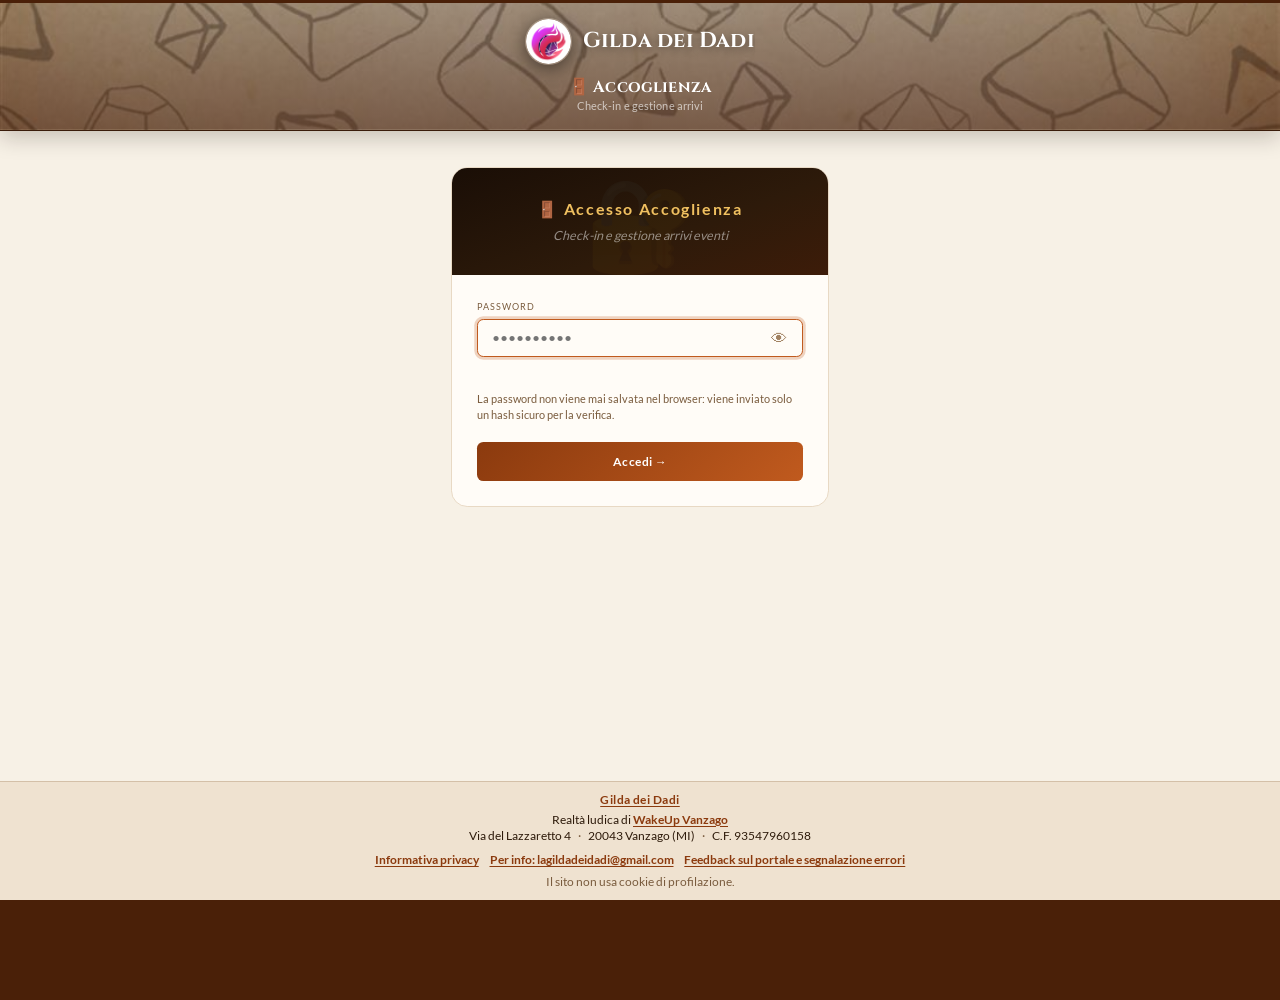
<file: stage/accoglienza/index.html>
<!DOCTYPE html>
<html lang="it" data-pagina="accoglienza">
<head>
<meta charset="UTF-8">
<meta http-equiv="Content-Security-Policy" content="default-src 'self'; script-src 'self' 'unsafe-inline'; style-src 'self' 'unsafe-inline'; img-src 'self' data: https:; font-src 'self' data:; connect-src 'self' https://script.google.com https://script.googleusercontent.com; object-src 'none'; base-uri 'none'; form-action 'self'">
<meta name="referrer" content="no-referrer">
<meta name="viewport" content="width=device-width, initial-scale=1, viewport-fit=cover">
<meta name="theme-color" content="#8B4513">
<meta name="mobile-web-app-capable" content="yes">
<title>Prenotazioni · Gilda dei Dadi</title>
<link rel="icon" type="image/png" sizes="96x96" href="../assets/img/logo-mark-96.png">
<link rel="apple-touch-icon" href="../assets/img/logo-touch-192.png">
<link rel="preload" as="image" href="../assets/img/dice-parchment.jpg">
<link rel="stylesheet" href="../assets/css/app.css?v=1964800">
<script src="../assets/js/config.js?v=1964800" defer></script>
<script src="../assets/js/environment.js?v=1964800" defer></script>
<script src="../assets/js/api-client.js?v=1964800" defer></script>
<script src="../assets/js/bootstrap.js?v=1964800" defer></script>
<script src="../assets/js/app.js?v=1964800" defer></script>
<script src="../assets/js/session.js?v=1964800" defer></script>
</head>
<body>
<!-- ═══ HEADER ═══ -->
<header id="app-header">
 <div class="h-inner">
 <div class="h-brand-row" id="h-brand-row" style="display:flex;justify-content:center">
 <a href="https://www.wakeupvanzago.it/gilda-dei-dadi" target="_blank" class="h-logo-wrap">
 <img id="h-logo" src="../assets/img/logo-mark-192.png" alt="Gilda dei Dadi">
 <span class="h-org-name" data-org-name>Gilda dei Dadi</span>
 </a>
 </div>
 
 <nav id="org-macro-tabs" class="org-macro-tabs" aria-label="Sezioni organizzatore" data-org-only style="display:none">
 <button type="button" class="tab-btn org-macro-btn active" data-macro="macro-stats" onclick="switchOrgMacro('macro-stats',this)" title="Statistiche">📊 Statistiche</button>
 <button type="button" class="tab-btn org-macro-btn" data-macro="macro-utenti" onclick="switchOrgMacro('macro-utenti',this)" title="Anagrafiche">👤 Anagrafiche</button>
 <button type="button" class="tab-btn org-macro-btn" data-macro="macro-eventi" onclick="switchOrgMacro('macro-eventi',this)" title="Eventi e Tavoli">📌 Eventi</button>
 <button type="button" class="tab-btn org-macro-btn" data-macro="macro-setup" onclick="switchOrgMacro('macro-setup',this)" title="Setup">🔧 Setup</button>
 </nav>
 
 <nav id="master-macro-tabs" class="org-macro-tabs" aria-label="Sezioni master" hidden>
 <button type="button" class="tab-btn org-macro-btn master-macro-btn active" data-master-panel="m-panel-avventure" onclick="switchMasterMacroTab('m-panel-avventure',this)" title="Le tue avventure">🎲 Avventure</button>
 <button type="button" class="tab-btn org-macro-btn master-macro-btn" data-master-panel="m-panel-tavoli" onclick="switchMasterMacroTab('m-panel-tavoli',this)" title="Sessioni dove proporre">📅 Sessioni</button>
 <button type="button" class="tab-btn org-macro-btn master-macro-btn" data-master-panel="m-panel-impegni" onclick="switchMasterMacroTab('m-panel-impegni',this)" title="Le avventure che porterai">🧳 Impegni</button>
 </nav>
 <nav id="sede-macro-tabs" class="org-macro-tabs" aria-label="Sezioni co-organizzatore" hidden>
 <button type="button" class="tab-btn org-macro-btn sede-macro-btn active" title="Eventi del co-organizzatore">📅 Eventi</button>
 </nav>
 <div class="h-trailing" id="h-trailing">
 <div class="h-meta">
 <h1 id="h-title">⚔️ Sistema Prenotazioni</h1>
 <p id="h-sub">Caricamento…</p>
 </div>
 
 <div id="h-org-actions" class="h-org-actions" aria-label="Azioni organizzatore" data-org-only style="display:none">
 <button type="button" class="org-header-btn" onclick="caricaOrg()" title="Ricarica dati dashboard">↺ Aggiorna</button>
 <button type="button" class="org-header-btn" onclick="logoutOrg()" title="Esci dall'area organizzatore">⇦ Esci</button>
 </div>
 
 <div id="h-master-actions" class="h-org-actions" aria-label="Azioni master">
 <button type="button" class="org-header-btn" onclick="apriMasterModificaInfoPopup()" title="Modifica info master">✏️ Info</button>
 <button type="button" class="org-header-btn" onclick="caricaAreaMaster()" title="Ricarica area master">↺ Aggiorna</button>
 </div>
 <div id="h-acc-actions" class="h-org-actions" aria-label="Azioni accoglienza">
 <button type="button" class="org-header-btn" onclick="accRicarica()" title="Ricarica dati">↺ Aggiorna</button>
 <button type="button" class="org-header-btn" onclick="accLogout()" title="Esci">⇦ Esci</button>
 </div>
 <div id="h-sede-actions" class="h-org-actions" aria-label="Azioni co-organizzatore">
 <button type="button" class="org-header-btn" onclick="tornaAccessoSede()" title="Torna all'elenco co-organizzatori">⇦ Elenco</button>
 <button type="button" class="org-header-btn" onclick="caricaAreaSede()" title="Ricarica area co-organizzatore">↺ Aggiorna</button>
 </div>
 </div>
 </div>
</header>

<!-- ═══ APP ═══ -->
<div class="wrap" id="app">
 <!-- Token invito co-prenotante (stesso valore della query della richiesta a /exec); letto da JS dopo il parse. -->
 <script type="application/json" id="gilda-invite-token-json">""</script>

 <!-- Loader -->
 <div id="loader" class="loader">
 <div class="dice-loader">
 <svg viewBox="0 0 52 52" fill="none" xmlns="http://www.w3.org/2000/svg">
 <rect x="4" y="4" width="44" height="44" rx="10" stroke="#c05a1e" stroke-width="2.5" fill="none"/>
 <circle cx="17" cy="17" r="4" fill="#c9922a"/>
 <circle cx="35" cy="17" r="4" fill="#c9922a"/>
 <circle cx="26" cy="26" r="4" fill="#c9922a"/>
 <circle cx="17" cy="35" r="4" fill="#c9922a"/>
 <circle cx="35" cy="35" r="4" fill="#c9922a"/>
 </svg>
 </div>
 <span id="loader-msg">Caricamento…</span>
 </div>

 <div id="no-uuid" class="hidden"></div>

 <!-- ═══ LOGIN ACCOGLIENZA ═══ -->
 <div id="accoglienza-login" class="hidden">
 <div class="login-box">
 <div class="login-head">
 <h2>🚪 Accesso Accoglienza</h2>
 <p>Check-in e gestione arrivi eventi</p>
 </div>
 <div class="login-body">
 <div class="field first">
 <label class="lbl">Password</label>
 <div class="pwd-wrap">
 <input type="password" id="acc-pwd" onkeydown="if(event.key==='Enter')verificaAccoglienza()" placeholder="••••••••••" autocomplete="off">
 <button class="pwd-tog" onclick="togglePwd('acc-pwd')" type="button">👁</button>
 </div>
<div id="acc-otp-wrap" class="hidden" style="margin-top:12px;padding:12px 14px;border-radius:var(--radius);background:rgba(192,90,30,.08);border-left:4px solid var(--ember)"><p class="hint" id="acc-otp-msg" style="margin:0 0 8px"></p><button type="button" class="btn btn-o btn-sm" onclick="richiediOtpLogin('acc')">Invia codice via email</button><label class="lbl" for="acc-otp" style="margin-top:10px">Codice ricevuto via email</label><input type="text" id="acc-otp" inputmode="numeric" autocomplete="one-time-code" maxlength="6" placeholder="6 cifre"></div>

 </div>
 <div class="login-err" id="acc-err"></div>
 <p style="margin-top:8px;font-size:12px;color:var(--smoke);line-height:1.5">
 La password non viene mai salvata nel browser: viene inviato solo un hash sicuro per la verifica.
 </p>
 <div style="margin-top:20px">
 <button class="btn btn-p btn-full btn-lg" onclick="verificaAccoglienza()">Accedi &rarr;</button>
 </div>
 </div>
 </div>
 </div>

 <!-- ═══ MAIN ACCOGLIENZA (mappa eventi standalone) ═══ -->
 <div id="accoglienza-main" class="hidden">
 <div id="acc-fa"></div>
 <div id="acc-mappa-container"></div>
 </div>

 <div id="sede-iscrivi-overlay" class="overlay hidden" onclick="if(event.target===this)chiudiSedeIscriviPopup()">
 <div class="dialog modifica-dialog" onclick="event.stopPropagation()">
 <h3 class="modifica-dialog-title" id="s-isc-title">➕ Aggiungi iscritto</h3>
 <div class="modifica-content">
 <input type="hidden" id="s-isc-event-id">
 <input type="hidden" id="s-isc-sessione-id">
 <input type="hidden" id="s-isc-tavolo-id">
 <input type="hidden" id="s-isc-mode" value="tavolo">
 <div id="s-isc-ctx" class="hint" style="margin-bottom:10px"></div>
 <div id="s-isc-pick" class="hidden" style="margin-bottom:12px">
 <p class="hint" style="margin:0 0 8px">Scegli uno o più tavoli (anche su sessioni diverse): è una prenotazione completa sull’evento.</p>
 <div id="s-isc-pick-list" class="sede-isc-pick-list"></div>
 </div>
 <div class="field first">
 <label class="lbl" for="s-isc-nome">Nome *</label>
 <input type="text" id="s-isc-nome" autocomplete="name">
 </div>
 <div class="row2">
 <div class="field first">
 <label class="lbl" for="s-isc-email">Email (opzionale)</label>
 <input type="email" id="s-isc-email" autocomplete="email" placeholder="se ce l’hanno">
 </div>
 <div class="field first">
 <label class="lbl" for="s-isc-cell">Cellulare</label>
 <input type="text" id="s-isc-cell" autocomplete="tel">
 </div>
 </div>
 <div class="row2">
 <div class="field first">
 <label class="lbl" for="s-isc-num">Persone</label>
 <input type="number" id="s-isc-num" min="1" value="1">
 </div>
 <div class="field first">
 <label class="lbl" for="s-isc-fascia">Fascia età</label>
 <select id="s-isc-fascia"></select>
 </div>
 </div>
 <label style="display:flex;align-items:center;gap:8px;margin-top:10px;font-size:13px">
 <input type="checkbox" id="s-isc-email-send">
 Invia email di conferma (solo se c’è email)
 </label>
 </div>
 <footer class="modifica-dialog-footer">
 <button type="button" class="btn btn-o btn-sm" onclick="chiudiSedeIscriviPopup()">Annulla</button>
 <button type="button" class="btn btn-s btn-sm" id="s-isc-submit" onclick="confermaSedeIscrivi()">Salva iscrizione</button>
 </footer>
 </div>
 </div>
 <!-- OVERLAY CONFIRM -->
 <div id="overlay" class="overlay hidden">
 <div class="dialog">
 <h3>⚠️ Conferma operazione</h3>
 <p id="ov-msg"></p>
 <label id="ov-notify-wrap" class="hidden" style="display:none;align-items:center;gap:8px;cursor:pointer;font-size:13px;margin:12px 0 4px">
 <input type="checkbox" id="ov-notify" style="width:auto" checked>
 <span>Avvisa l'utente via email</span>
 </label>
 <div class="dlg-btns">
 <button class="btn btn-o" id="ov-no">Annulla</button>
 <button class="btn btn-d" id="ov-ok">Sì, procedi</button>
 </div>
 </div>
 </div>

 <!-- OVERLAY MODIFICA PRENOTAZIONE -->
 <div id="modifica-overlay" class="overlay hidden" onclick="if(event.target===this)hide('modifica-overlay')">
 <div class="dialog modifica-dialog" onclick="event.stopPropagation()">
 <h3 id="modifica-dialog-title" class="modifica-dialog-title">✏️ Modifica</h3>
 <div id="modifica-content" class="modifica-content"></div>
 <footer id="modifica-dialog-footer" class="modifica-dialog-footer"></footer>
 </div>
 </div>

 <!-- OVERLAY AZIONI SALVATAGGIO (senza nascondere la pagina) -->
 <div id="action-overlay" class="overlay hidden" role="dialog" aria-modal="true" aria-labelledby="action-overlay-msg">
 <div class="dialog" style="max-width:360px;text-align:center">
 <div class="dice-loader" aria-hidden="true">
 <svg viewBox="0 0 52 52" fill="none" xmlns="http://www.w3.org/2000/svg">
 <rect x="4" y="4" width="44" height="44" rx="10" stroke="#c05a1e" stroke-width="2.5" fill="none"/>
 <circle cx="17" cy="17" r="4" fill="#c9922a"/>
 <circle cx="35" cy="17" r="4" fill="#c9922a"/>
 <circle cx="26" cy="26" r="4" fill="#c9922a"/>
 <circle cx="17" cy="35" r="4" fill="#c9922a"/>
 <circle cx="35" cy="35" r="4" fill="#c9922a"/>
 </svg>
 </div>
 <p id="action-overlay-msg" style="margin:0;font-style:italic;color:var(--smoke)">Salvataggio in corso…</p>
 </div>
 </div>

 <!-- OVERLAY PASSWORD CO-ORGANIZZATORE -->
 <div id="sede-pwd-overlay" class="overlay hidden" onclick="if(event.target===this)chiudiSedePwdOverlay()" role="dialog" aria-modal="true" aria-labelledby="sede-pwd-title">
 <div class="dialog modifica-dialog" onclick="event.stopPropagation()">
 <h3 id="sede-pwd-title" class="modifica-dialog-title">🔑 Password co-organizzatore</h3>
 <div class="modifica-content">
 <p id="sede-pwd-sub" style="font-size:13.5px;color:var(--smoke);margin-bottom:12px"></p>
 <label class="lbl" for="sede-pwd-new">Nuova password (min. 6 caratteri)</label>
 <div class="pwd-wrap">
 <input type="password" id="sede-pwd-new" autocomplete="new-password" placeholder="••••••••••" onkeydown="if(event.key==='Enter')document.getElementById('sede-pwd-confirm').focus()">
 <button class="pwd-tog" onclick="togglePwd('sede-pwd-new')" type="button" aria-label="Mostra password">👁</button>
 </div>
 <label class="lbl" for="sede-pwd-confirm" style="margin-top:10px">Ripeti password</label>
 <div class="pwd-wrap">
 <input type="password" id="sede-pwd-confirm" autocomplete="new-password" placeholder="••••••••••" onkeydown="if(event.key==='Enter')salvaSedePwdOverlay()">
 <button class="pwd-tog" onclick="togglePwd('sede-pwd-confirm')" type="button" aria-label="Mostra password">👁</button>
 </div>
 <p id="sede-pwd-err" class="hint" role="alert" style="color:#b71c1c;margin-top:8px;min-height:1em"></p>
 </div>
 <footer class="modifica-dialog-footer">
 <button type="button" class="btn btn-o btn-sm" onclick="chiudiSedePwdOverlay()">✕ Annulla</button>
 <button type="button" class="btn btn-s btn-sm" id="sede-pwd-save" onclick="salvaSedePwdOverlay()">🔑 Salva password</button>
 </footer>
 </div>
 </div>

 <!-- OVERLAY NOTIFICA NUOVO EVENTO -->
 <div id="notifica-overlay" class="overlay hidden" onclick="if(event.target===this)hide('notifica-overlay')">
 <div class="dialog modifica-dialog" onclick="event.stopPropagation()">
 <h3 id="notifica-dialog-title" class="modifica-dialog-title">📣 Invia notifica nuovo evento</h3>
 <div id="notifica-content" class="modifica-content">
 <p style="font-size:13.5px;color:var(--smoke);margin-bottom:10px">
 Scegli a chi inviare l'email di annuncio per questo evento.
 </p>
 <div style="display:flex;flex-direction:column;gap:6px;font-size:13px;color:var(--ink2);margin-bottom:8px">
 <label style="display:flex;align-items:flex-start;gap:8px;cursor:pointer;">
 <input type="radio" name="notifica-mode" id="notifica-mode-utenti" value="utenti" style="width:auto" checked>
 <span>
 <strong>Invia a tutti gli utenti</strong>
 <div style="font-size:12px;color:var(--ash)">Usa tutti gli indirizzi presenti nel foglio Utenti.</div>
 </span>
 </label>
 <label style="display:flex;align-items:flex-start;gap:8px;cursor:pointer;">
 <input type="radio" name="notifica-mode" id="notifica-mode-test" value="test" style="width:auto">
 <span>
 <strong>Invia solo ai test</strong>
 <div style="font-size:12px;color:var(--ash)">Invia la notifica solo agli indirizzi di test configurati.</div>
 </span>
 </label>
 </div>
 </div>
 <footer class="modifica-dialog-footer">
 <button type="button" class="btn btn-o btn-sm" onclick="hide('notifica-overlay')">✕ Annulla</button>
 <button type="button" class="btn btn-s btn-sm" onclick="confermaInviaNotificaNuovoEvento()">📣 Invia notifica</button>
 </footer>
 </div>
 </div>

 <!-- OVERLAY DETTAGLI UTENTE (organizzatore) -->
 <div id="utente-detail-overlay" class="overlay hidden" onclick="if(event.target===this)closeUtenteDetailOverlay()">
 <div class="dialog user-detail-dialog" onclick="event.stopPropagation()">
 <div class="card-head user-detail-head">
 <div class="card-head-icon">👤</div>
 <h2>Dettagli utente</h2>
 <button type="button" class="btn btn-o btn-sm user-detail-close" onclick="closeUtenteDetailOverlay()" aria-label="Chiudi">✕</button>
 </div>
 <div id="utente-detail-content" class="user-detail-content"></div>
 </div>
 </div>

 <!-- POPUP giochi disponibili (GDT / gioco libero) -->
 <div id="reg-gdt-giochi-overlay" class="overlay hidden" onclick="if(event.target===this)chiudiRegGdtGiochiPopup()" role="dialog" aria-modal="true" aria-labelledby="reg-gdt-giochi-title">
 <div class="dialog" style="max-width:420px" onclick="event.stopPropagation()">
 <div style="display:flex;align-items:flex-start;justify-content:space-between;gap:12px;margin-bottom:12px">
 <h3 id="reg-gdt-giochi-title" style="margin:0">🎲 Giochi presenti</h3>
 <button type="button" class="btn btn-o btn-sm" onclick="chiudiRegGdtGiochiPopup()" aria-label="Chiudi">✕</button>
 </div>
 <p id="reg-gdt-giochi-sess" class="hint" style="margin-top:0;margin-bottom:12px"></p>
 <ul id="reg-gdt-giochi-list" style="margin:0;padding-left:1.2em;font-size:15px;color:var(--ink);line-height:1.55"></ul>
 <div class="dlg-btns" style="margin-top:20px">
 <button type="button" class="btn btn-s btn-full" onclick="chiudiRegGdtGiochiPopup()">Chiudi</button>
 </div>
 </div>
 </div>

 <!-- OVERLAY DOMANDE FEEDBACK (organizzatore) -->
<div id="modfb-overlay" class="overlay hidden">
 <div class="dialog" style="max-width:680px">
 <h3>📝 Domande del feedback</h3>
 <div id="modfb-body"></div>
 <div style="display:flex;justify-content:flex-end;gap:8px;margin-top:14px">
 <button class="btn btn-o" type="button" onclick="hide('modfb-overlay')">Chiudi</button>
 <button class="btn btn-s" type="button" id="modfb-save" onclick="modfbSalva()">Salva modulo</button>
 </div>
 </div>
</div>
<!-- OVERLAY FEEDBACK -->
 <div id="feedback-overlay" class="overlay hidden">
 <div class="dialog" style="max-width:480px">
 <h3>💬 Lascia un feedback</h3>
 <p style="font-size:14px;color:var(--smoke);margin-bottom:16px">Suggerimenti, problemi o commenti: li leggeremo e ci aiuteranno a migliorare il servizio.</p>
 <div class="field first">
 <label class="lbl">Riguarda</label>
 <select id="fb-source">
 <option value="registrazione">Registrazione / prenotazione</option>
 <option value="area_utente">Le mie prenotazioni</option>
 <option value="dashboard_organizzatore">Dashboard organizzatore</option>
 <option value="altro">Altro</option>
 </select>
 </div>
 <div class="row2">
 <div class="field first">
 <label class="lbl">Nome <span class="lbl-note">facoltativo</span></label>
 <input type="text" id="fb-nome" placeholder="Mario R.">
 </div>
 <div class="field first">
 <label class="lbl">Email <span class="lbl-note">facoltativo</span></label>
 <input type="email" id="fb-email" placeholder="mario@email.it">
 </div>
 </div>
 <div class="field">
 <label class="lbl">Messaggio *</label>
 <textarea id="fb-messaggio" placeholder="Scrivi qui il tuo feedback…" rows="4"></textarea>
 </div>
 <div id="fb-flash" class="hidden" style="margin-bottom:12px"></div>
 <div class="dlg-btns">
 <button class="btn btn-o" onclick="hide('feedback-overlay')">Annulla</button>
 <button class="btn btn-s" id="fb-invia" onclick="inviaFeedbackFront()">Invia feedback</button>
 </div>
 </div>
 </div>

 <!-- POPUP notifiche successo / errore / info (sostituisce i banner flash) -->
 <div id="notify-popup" class="overlay hidden notify-popup-overlay" onclick="if(event.target===this)hideNotifyPopup()" role="dialog" aria-modal="true" aria-labelledby="notify-popup-msg">
 <div class="dialog notify-popup-card" id="notify-popup-card" onclick="event.stopPropagation()">
 <div class="notify-popup-icon-wrap" id="notify-popup-icon" aria-hidden="true">✅</div>
 <p class="notify-popup-text" id="notify-popup-msg"></p>
 <button type="button" class="btn btn-p btn-full" id="notify-popup-ok">OK</button>
 </div>
 </div>

 <div id="mail-detail-overlay" class="overlay hidden" onclick="if(event.target===this)chiudiMailDetailPopup()" role="dialog" aria-modal="true" aria-labelledby="mail-detail-title">
 <div class="dialog mail-detail-dialog" onclick="event.stopPropagation()">
 <h3 id="mail-detail-title">📧 Dettaglio invio</h3>
 <div id="mail-detail-content"></div>
 <div class="dlg-btns">
 <button type="button" class="btn btn-o btn-sm" onclick="chiudiMailDetailPopup()">Chiudi</button>
 </div>
 </div>
 </div>

 <div id="avviso-evento-overlay" class="overlay hidden" onclick="if(event.target===this)chiudiAvvisoEventoPopup()" role="dialog" aria-modal="true" aria-labelledby="avviso-evento-title">
 <div class="dialog avviso-evento-dialog" onclick="event.stopPropagation()">
 <h3 id="avviso-evento-title">📬 Stato avviso evento</h3>
 <div id="avviso-evento-subtitle" style="font-size:13px;color:var(--smoke)"></div>
 <div class="avviso-evento-tabs">
 <button type="button" class="tab-btn avviso-evento-tab" data-avv-tab="ricevuto" onclick="switchAvvisoEventoTab('ricevuto', this)">✅ Ricevuto</button>
 <button type="button" class="tab-btn avviso-evento-tab" data-avv-tab="attesa" onclick="switchAvvisoEventoTab('attesa', this)">⏳ In attesa</button>
 <button type="button" class="tab-btn avviso-evento-tab active" data-avv-tab="mancanti" onclick="switchAvvisoEventoTab('mancanti', this)">📭 Mancanti</button>
 </div>
 <div id="avviso-evento-list" class="avviso-evento-list"></div>
 <div class="dlg-btns">
 <button type="button" class="btn btn-p btn-sm" onclick="apriInvioNotificaDaPopupAvviso()">📣 Invia notifica</button>
 <button type="button" class="btn btn-o btn-sm" onclick="chiudiAvvisoEventoPopup()">Chiudi</button>
 </div>
 </div>
 </div>

 <!-- OVERLAY UNIFICA NOME (area utente: più varianti di nome nelle prenotazioni) -->
 <div id="nome-unifica-overlay" class="overlay hidden" role="dialog" aria-modal="true" aria-labelledby="nome-unifica-title">
 <div class="dialog" style="max-width:440px" onclick="event.stopPropagation()">
 <h3 id="nome-unifica-title">👤 Scegli il tuo nome ufficiale</h3>
 <p style="font-size:14px;color:var(--smoke);line-height:1.55;margin:0 0 14px">
 Abbiamo trovato <strong>più versioni del nome</strong> associato al tuo account (probabilmente da prenotazioni inserite in modo diverso).
 Scegli quella che vuoi usare: <strong>aggiorneremo il foglio Utenti</strong> e <strong>tutte le righe delle tue prenotazioni</strong> (file Risposte) con questo nome.
 </p>
 <div id="nome-unifica-list" class="nome-unifica-list" style="margin-bottom:16px"></div>
 <p id="nome-unifica-flash" class="hidden" style="font-size:13px;margin-bottom:12px"></p>
 <div class="dlg-btns">
 <button type="button" class="btn btn-s" id="nome-unifica-btn" onclick="confermaUnificaNomeUtente()">Conferma e aggiorna</button>
 </div>
 </div>
 </div>

 <!-- OVERLAY ISCRIZIONE MANUALE TAVOLO (organizzatore) -->
 <div id="org-manual-overlay" class="overlay hidden" onclick="if(event.target===this)hide('org-manual-overlay')">
 <div class="dialog modifica-dialog" style="max-width:440px" onclick="event.stopPropagation()">
 <h3 id="org-manual-title" class="modifica-dialog-title">Aggiungi iscritto</h3>
 <div class="modifica-content" style="padding-top:4px">
 <p style="font-size:13px;color:var(--smoke);margin:0 0 12px">Registra una prenotazione come se fosse compilata dal sito: viene creato un UUID collegato all’email (o riusato se l’email esiste già).</p>
 <input type="hidden" id="org-manual-ev">
 <input type="hidden" id="org-manual-sess">
 <input type="hidden" id="org-manual-tav-id">
 <div class="field first" style="margin-bottom:10px">
 <label class="lbl">Utente già presente <span class="lbl-note">opzionale</span></label>
 <input type="text" id="org-manual-user-search" list="org-manual-user-list" placeholder="Cerca nome o email">
 <datalist id="org-manual-user-list"></datalist>
 <div class="hint">Seleziona un utente esistente per precompilare i campi.</div>
 </div>
 <div class="row2">
 <div class="field first">
 <label class="lbl">Nome e cognome *</label>
 <input type="text" id="org-manual-nome" autocomplete="name" placeholder="Mario Rossi">
 </div>
 <div class="field first">
 <label class="lbl">Email *</label>
 <input type="email" id="org-manual-email" autocomplete="email" placeholder="mario@email.it">
 </div>
 </div>
 <div class="field first" style="margin-top:10px">
 <label class="lbl">Cellulare <span class="lbl-note">facoltativo</span></label>
 <input type="tel" id="org-manual-cell" autocomplete="tel" placeholder="+39 …">
 </div>
 <div class="row2" style="margin-top:10px">
 <div class="field first">
 <label class="lbl">Persone</label>
 <input type="number" id="org-manual-num" min="1" max="99" value="1" style="max-width:120px">
 </div>
 <div class="field first" id="org-manual-fascia-wrap">
 <label class="lbl">Fascia d’età</label>
 <select id="org-manual-fascia-select" class="hidden" style="width:100%"></select>
 <input type="text" id="org-manual-fascia-text" class="hidden" placeholder="es. 18–25 anni" style="width:100%">
 </div>
 </div>
 <div class="field first" style="margin-top:10px">
 <label style="display:flex;align-items:center;gap:8px;cursor:pointer;font-size:13px">
 <input type="checkbox" id="org-manual-invia-email" style="width:auto">
 Invia email di conferma all’indirizzo indicato
 </label>
 </div>
 <div id="org-manual-pwd-row" class="field first hidden" style="margin-top:10px">
 <label class="lbl">Password organizzatore</label>
 <input type="password" id="org-manual-pwd" autocomplete="off" placeholder="Solo se non hai fatto login in questa sessione">
 </div>
 <div id="org-manual-err" style="margin-top:10px;font-size:13px;color:var(--err)"></div>
 </div>
 <footer class="modifica-dialog-footer">
 <button type="button" class="btn btn-o btn-sm" onclick="hide('org-manual-overlay')">Annulla</button>
 <button type="button" class="btn btn-s btn-sm" id="org-manual-submit" onclick="orgInviaIscrizioneManuale()">Aggiungi iscritto</button>
 </footer>
 </div>
 </div>

 <!-- OVERLAY SPOSTA PRENOTAZIONE (organizzatore) -->
 <div id="org-move-overlay" class="overlay hidden" onclick="if(event.target===this)hide('org-move-overlay')">
 <div class="dialog modifica-dialog" style="max-width:500px" onclick="event.stopPropagation()">
 <h3 id="org-move-title" class="modifica-dialog-title">Sposta prenotazione</h3>
 <div class="modifica-content" style="padding-top:4px">
 <p style="font-size:13px;color:var(--smoke);margin:0 0 12px">Sposta questa prenotazione su un altro tavolo della stessa sessione.</p>
 <div id="org-move-summary"></div>
 <input type="hidden" id="org-move-ev">
 <input type="hidden" id="org-move-sess">
 <input type="hidden" id="org-move-uuid">
 <input type="hidden" id="org-move-old">
 <input type="hidden" id="org-move-num">
 <input type="hidden" id="org-move-fascia">
 <div class="field first">
 <label class="lbl">Nuovo tavolo</label>
 <select id="org-move-target" style="width:100%" onchange="orgMoveOnTargetChange()"></select>
 </div>
 <div class="field first" style="margin-top:10px">
 <label class="lbl">Messaggio per il prenotante</label>
 <div style="display:flex;flex-wrap:wrap;gap:8px;margin-bottom:8px">
 <button type="button" class="btn btn-o btn-sm" onclick="orgMoveApplicaTemplateMaster()">Master assente / avventura cambiata</button>
 </div>
 <textarea id="org-move-motivo" rows="5" maxlength="500" placeholder="Es. per problemi organizzativi il master non potra essere presente; abbiamo spostato la prenotazione su un'altra avventura…" style="width:100%;resize:vertical;min-height:96px"></textarea>
 <div style="font-size:11px;color:var(--ash);margin-top:4px">Se invii l'email, questo testo viene mostrato al prenotante (puoi modificarlo prima di confermare).</div>
 </div>
 <label style="display:flex;align-items:center;gap:8px;cursor:pointer;font-size:13px;margin-top:10px">
 <input type="checkbox" id="org-move-notify" style="width:auto">
 Avvisa l'utente via email dello spostamento
 </label>
 <div id="org-move-err" style="margin-top:10px;font-size:13px;color:var(--err)"></div>
 </div>
 <footer class="modifica-dialog-footer" style="flex-wrap:wrap;gap:8px">
 <button type="button" class="btn btn-d btn-sm" id="org-move-cancel-part" onclick="orgCancellaDaOverlaySposta()" title="Cancella la prenotazione di questo partecipante">Cancella partecipazione</button>
 <span style="flex:1 1 auto"></span>
 <button type="button" class="btn btn-o btn-sm" onclick="hide('org-move-overlay')">Annulla</button>
 <button type="button" class="btn btn-s btn-sm" id="org-move-submit" onclick="orgConfermaSpostaPrenotazione()">Sposta</button>
 </footer>
 </div>
 </div>

 <!-- OVERLAY MODIFICA TAVOLO (organizzatore) -->
 <div id="org-tav-edit-overlay" class="overlay hidden" onclick="if(event.target===this)hide('org-tav-edit-overlay')">
 <div class="dialog modifica-dialog" style="max-width:520px" onclick="event.stopPropagation()">
 <h3 id="org-tav-edit-title" class="modifica-dialog-title">Modifica tavolo</h3>
 <div class="modifica-content" style="padding-top:4px">
 <input type="hidden" id="org-tav-edit-ev">
 <input type="hidden" id="org-tav-edit-sess">
 <input type="hidden" id="org-tav-edit-id">
 <div class="org-tav-edit-block">
 <div class="org-tav-edit-block-title">Dati tavolo</div>
 <div class="row2">
 <div class="field first">
 <label class="lbl">ID tavolo</label>
 <input type="text" id="org-tav-edit-id-view" readonly>
 </div>
 <div class="field first">
 <label class="lbl">Sessione</label>
 <select id="org-tav-edit-sess-target" style="width:100%"></select>
 </div>
 </div>
 <div class="row2" style="margin-top:10px">
 <div class="field first">
 <label class="lbl">Tipo</label>
 <select id="org-tav-edit-tipo">
 <option value="GDR">GDR</option>
 <option value="GDT">GDT</option>
 <option value="PANEL">PANEL</option>
 <option value="GIOCO_LIBERO">GIOCO_LIBERO</option>
 </select>
 </div>
 <div class="field first">
 <label class="lbl">Max posti</label>
 <input type="number" id="org-tav-edit-max" min="1" max="99" value="5">
 </div>
 </div>
 <div class="field first" style="margin-top:10px">
 <label class="lbl">Fascia età minima</label>
 <select id="org-tav-edit-fascia-min">
 <option value="">Nessuna</option>
 </select>
 </div>
 <div class="field first" style="margin-top:10px">
 <label class="lbl">Note tavolo</label>
 <textarea id="org-tav-edit-desc-tavolo" rows="2" placeholder="Note del tavolo (sala, setup, logistica), indipendenti dall'avventura"></textarea>
 </div>
 <div class="field first" style="margin-top:10px;display:flex;gap:14px;flex-wrap:wrap">
 <label style="display:flex;align-items:center;gap:8px;cursor:pointer;font-size:13px">
 <input type="checkbox" id="org-tav-edit-show-master" style="width:auto">
 Mostra master nelle prenotazioni
 </label>
 <label style="display:flex;align-items:center;gap:8px;cursor:pointer;font-size:13px">
 <input type="checkbox" id="org-tav-edit-attivo" style="width:auto">
 Visibile nelle prenotazioni
 </label>
 </div>
 </div>
 <div class="org-tav-edit-avv-box">
 <div class="org-tav-edit-avv-title">Dettagli avventura</div>
 <p class="org-tav-edit-avv-sub">Seleziona un master e poi una sua avventura per compilare i campi in automatico.</p>
 <div class="row2" style="margin-top:8px">
 <div class="field first">
 <label class="lbl">Master</label>
 <select id="org-tav-edit-master-select" style="width:100%">
 <option value="">Seleziona master</option>
 </select>
 </div>
 <div class="field first">
 <label class="lbl">Avventura del master</label>
 <select id="org-tav-edit-avventura-select" style="width:100%">
 <option value="">Seleziona avventura</option>
 </select>
 <p class="hint" style="margin:6px 0 0;font-size:12px">L'elenco mostra le avventure attive del master selezionato.</p>
 </div>
 </div>
 <div class="row2" style="margin-top:10px">
 <div class="field first">
 <label class="lbl">Sistema di gioco</label>
 <div class="tav-sistema-wrap">
 <select id="org-tav-edit-sistema" style="width:100%">
 <option value="">Seleziona sistema</option>
 </select>
 <button type="button" class="btn-add-sistema" title="Aggiungi sistema" onclick="aggiungiNuovoSistemaGioco(this, 'org-tav-edit-sistema')">+</button>
 </div>
 </div>
 <div class="field first">
 <label class="lbl">Titolo avventura</label>
 <input type="text" id="org-tav-edit-titolo" placeholder="Titolo tavolo">
 </div>
 </div>
 <details class="org-tav-edit-advanced" id="org-tav-edit-avv-extra">
 <summary>Dettagli avventura avanzati</summary>
 <div class="org-tav-edit-advanced-body">
 <div class="field first" style="margin-top:6px">
 <label class="lbl">Sinossi</label>
 <textarea id="org-tav-edit-desc" rows="3" placeholder="Sinossi dell'avventura"></textarea>
 </div>
 <div class="row2" style="margin-top:10px">
 <div class="field first">
 <label class="lbl">Livello</label>
 <input type="text" id="org-tav-edit-livello" placeholder="Es. Base, Intermedio, 12+">
 </div>
 <div class="field first">
 <label class="lbl">Tono</label>
 <input type="text" id="org-tav-edit-tono" placeholder="Es. Epico, investigativo, leggero">
 </div>
 </div>
 <div class="row2" style="margin-top:10px">
 <div class="field first">
 <label class="lbl">Genere</label>
 <input type="text" id="org-tav-edit-tema" placeholder="Salvato sull'avventura collegata">
 </div>
 <div class="field first">
 <label class="lbl">Ambientazione</label>
 <input type="text" id="org-tav-edit-ambientazione" placeholder="Salvato sull'avventura collegata">
 </div>
 </div>
 <div class="field first" style="margin-top:10px">
 <label class="lbl">Tematiche sensibili</label>
 <input type="text" id="org-tav-edit-tematiche" placeholder="Es. violenza, horror, lutto">
 </div>
 </div>
 </details>
 </div>
 <div id="org-tav-edit-err" style="margin-top:10px;font-size:13px;color:var(--err)"></div>
 </div>
 <footer class="modifica-dialog-footer">
 <button type="button" class="btn btn-o btn-sm" onclick="hide('org-tav-edit-overlay')">Annulla</button>
 <button type="button" class="btn btn-s btn-sm" id="org-tav-edit-submit" onclick="orgConfermaModificaTavolo()">Salva tavolo</button>
 </footer>
 </div>
 </div>

 <!-- OVERLAY DETTAGLIO PRENOTAZIONE (mappa eventi – tabella sessione) -->
 <div id="org-mappa-pren-detail-overlay" class="overlay hidden" onclick="if(event.target===this)hide('org-mappa-pren-detail-overlay')">
 <div class="dialog modifica-dialog" style="max-width:480px" onclick="event.stopPropagation()">
 <h3 class="modifica-dialog-title">Dettaglio prenotazione</h3>
 <div class="modifica-content" style="padding-top:4px">
 <p id="org-mappa-pren-detail-sub" style="font-size:13px;color:var(--smoke);margin:0 0 12px;line-height:1.45"></p>
 <div id="org-mappa-pren-detail-body"></div>
 </div>
 <footer class="modifica-dialog-footer">
 <button type="button" class="btn btn-s btn-sm" onclick="hide('org-mappa-pren-detail-overlay')">Chiudi</button>
 </footer>
 </div>
 </div>

 <!-- OVERLAY LINK AREA MASTER (anagrafica Masters) -->
 <div id="org-master-link-overlay" class="overlay hidden" onclick="if(event.target===this)hide('org-master-link-overlay')">
 <div class="dialog modifica-dialog" style="max-width:520px" onclick="event.stopPropagation()">
 <h3 class="modifica-dialog-title">🔗 Link area master</h3>
 <div class="modifica-content" style="padding-top:4px">
 <p id="org-master-link-sub" style="font-size:13px;color:var(--smoke);margin:0 0 10px;line-height:1.45">
 Condividi questo indirizzo con il master per accedere all’area personale.
 </p>
 <input type="text" id="org-master-link-url" readonly style="width:100%;box-sizing:border-box;font-family:'DM Mono',monospace;font-size:12px;margin-bottom:12px">
 <div class="dlg-btns" style="flex-wrap:wrap;gap:8px;justify-content:flex-start;margin:0">
 <button type="button" class="btn btn-o btn-sm" onclick="orgCopiaLinkMaster()">📋 Copia</button>
 <button type="button" class="btn btn-s btn-sm" onclick="orgApriLinkMasterNuovaScheda()">Apri in nuova scheda</button>
 </div>
 </div>
 <footer class="modifica-dialog-footer">
 <button type="button" class="btn btn-s btn-sm" onclick="hide('org-master-link-overlay')">Chiudi</button>
 </footer>
 </div>
 </div>

 <!-- POPUP NUOVA AVVENTURA (area master) -->
 <div id="master-nuova-avventura-overlay" class="overlay hidden" onclick="if(event.target===this)chiudiMasterNuovaAvventuraPopup()">
 <div class="dialog modifica-dialog" style="max-width:640px" onclick="event.stopPropagation()">
 <h3 class="modifica-dialog-title" style="display:flex;align-items:center;justify-content:space-between;gap:12px">
 <span>➕ Nuova avventura</span>
 <button type="button" class="btn btn-o btn-sm user-detail-close" onclick="chiudiMasterNuovaAvventuraPopup()" aria-label="Chiudi">✕</button>
 </h3>
 <div class="modifica-content" style="padding-top:12px">
 <div class="row2">
 <div class="field first">
 <label class="lbl">Titolo avventura</label>
 <input type="text" id="m-new-titolo" placeholder="La cripta del drago">
 </div>
 <div class="field first">
 <label class="lbl">Sistema di gioco</label>
 <select id="m-new-sistema" onchange="masterOnSistemaGiocoChange()">
 <option value="">— Seleziona sistema —</option>
 </select>
 <input type="text" id="m-new-sistema-custom" class="hidden" placeholder="Inserisci nuovo sistema di gioco" style="margin-top:8px">
 </div>
 </div>
 <div class="row2">
 <div class="field first">
 <label class="lbl">Livello</label>
 <input type="text" id="m-new-livello" placeholder="Es. 1-3, Principiante, Tier 2">
 </div>
 <div class="field first">
 <label class="lbl">Tipo</label>
 <select id="m-new-tipo">
 <option value="GDR">GDR</option>
 <option value="GDT">GDT</option>
 <option value="PANEL">PANEL</option>
 <option value="GIOCO_LIBERO">GIOCO_LIBERO</option>
 </select>
 </div>
 </div>
 <div class="field first">
 <label class="lbl">Player max avventura</label>
 <input type="number" id="m-new-max" min="1" max="20" value="6">
 </div>
 <div class="field">
 <label class="lbl">Fascia età minima</label>
 <select id="m-new-fascia-min">
 <option value="">Nessuna</option>
 </select>
 </div>
 <div class="field">
 <label class="lbl">Descrizione</label>
 <textarea id="m-new-descr" rows="3" placeholder="Breve descrizione dell'avventura"></textarea>
 </div>
 <div class="row2">
 <div class="field first">
 <label class="lbl">Tema</label>
 <input type="text" id="m-new-tema" placeholder="Es. horror, investigativo, commedia">
 </div>
 <div class="field first">
 <label class="lbl">Ambientazione</label>
 <input type="text" id="m-new-ambientazione" placeholder="Es. fantasy urbano, spazio, Italia anni ’30">
 </div>
 </div>
 </div>
 <footer class="modifica-dialog-footer">
 <div class="act-bar">
 <button type="button" class="btn btn-o btn-sm" onclick="chiudiMasterNuovaAvventuraPopup()">Annulla</button>
 <button type="button" class="btn btn-s" id="m-new-submit" onclick="salvaNuovaAvventuraDaMaster()">💾 Crea avventura</button>
 </div>
 </footer>
 </div>
 </div>

 <div id="master-modifica-info-overlay" class="overlay hidden" onclick="if(event.target===this)chiudiMasterModificaInfoPopup()">
 <div class="dialog modifica-dialog" style="max-width:540px" onclick="event.stopPropagation()">
 <h3 class="modifica-dialog-title" style="display:flex;align-items:center;justify-content:space-between;gap:12px">
 <span>👤 Modifica informazioni master</span>
 <button type="button" class="btn btn-o btn-sm user-detail-close" onclick="chiudiMasterModificaInfoPopup()" aria-label="Chiudi">✕</button>
 </h3>
 <div class="modifica-content" style="padding-top:12px">
 <div class="row2">
 <div class="field first">
 <label class="lbl">Nome</label>
 <input type="text" id="m-info-nome" placeholder="Nome e cognome">
 </div>
 <div class="field first">
 <label class="lbl">Nick</label>
 <input type="text" id="m-info-nick" placeholder="Nyx">
 </div>
 </div>
 <div class="row2">
 <div class="field first">
 <label class="lbl">Email</label>
 <input type="email" id="m-info-email" placeholder="nome@email.it">
 </div>
 <div class="field first">
 <label class="lbl">Cellulare</label>
 <input type="text" id="m-info-cell" placeholder="+39 ...">
 </div>
 </div>
 </div>
 <footer class="modifica-dialog-footer">
 <div class="act-bar">
 <button type="button" class="btn btn-o btn-sm" onclick="chiudiMasterModificaInfoPopup()">Annulla</button>
 <button type="button" class="btn btn-s btn-sm" id="m-info-submit" onclick="salvaMasterInfoDaPopup()">💾 Salva</button>
 </div>
 </footer>
 </div>
 </div>

 <div id="master-gestione-avventura-overlay" class="overlay hidden" onclick="if(event.target===this)chiudiMasterGestioneAvventuraPopup()">
 <div class="dialog modifica-dialog" style="max-width:680px" onclick="event.stopPropagation()">
 <h3 class="modifica-dialog-title" style="display:flex;align-items:center;justify-content:space-between;gap:12px">
 <span>🧩 Gestisci avventura</span>
 <button type="button" class="btn btn-o btn-sm user-detail-close" onclick="chiudiMasterGestioneAvventuraPopup()" aria-label="Chiudi">✕</button>
 </h3>
 <div class="modifica-content" style="padding-top:12px">
 <input type="hidden" id="m-edit-avventura-id">
 <div class="row2">
 <div class="field first">
 <label class="lbl">Titolo avventura</label>
 <input type="text" id="m-edit-titolo" placeholder="La cripta del drago">
 </div>
 <div class="field first">
 <label class="lbl">Sistema di gioco</label>
 <input type="text" id="m-edit-sistema" placeholder="D&D 5e">
 </div>
 </div>
 <div class="row2">
 <div class="field first">
 <label class="lbl">Livello</label>
 <input type="text" id="m-edit-livello" placeholder="Es. 1-3, Principiante, Tier 2">
 </div>
 <div class="field first">
 <label class="lbl">Tipo</label>
 <select id="m-edit-tipo">
 <option value="GDR">GDR</option>
 <option value="GDT">GDT</option>
 <option value="PANEL">PANEL</option>
 <option value="GIOCO_LIBERO">GIOCO_LIBERO</option>
 </select>
 </div>
 </div>
 <div class="field first">
 <label class="lbl">Player max avventura</label>
 <input type="number" id="m-edit-max" min="1" max="20" value="6">
 </div>
 <div class="field">
 <label class="lbl">Fascia età minima</label>
 <select id="m-edit-fascia-min">
 <option value="">Nessuna</option>
 </select>
 </div>
 <div class="field">
 <label class="lbl">Descrizione</label>
 <textarea id="m-edit-descr" rows="3" placeholder="Breve descrizione dell'avventura"></textarea>
 </div>
 <div class="row2">
 <div class="field first">
 <label class="lbl">Tema</label>
 <input type="text" id="m-edit-tema" placeholder="Es. horror, investigativo">
 </div>
 <div class="field first">
 <label class="lbl">Ambientazione</label>
 <input type="text" id="m-edit-ambientazione" placeholder="Es. fantasy, storico">
 </div>
 </div>
 <div class="row2">
 <div class="field first">
 <label class="lbl">Tono</label>
 <input type="text" id="m-edit-tono" placeholder="Es. epico, investigativo, leggero">
 </div>
 <div class="field first">
 <label class="lbl">Tematiche sensibili</label>
 <input type="text" id="m-edit-tematiche" placeholder="Es. violenza, horror, lutto">
 </div>
 </div>
 <div class="field">
 <label class="lbl">Tavoli collegati</label>
 <div id="m-edit-tavoli-linked" class="hint" style="line-height:1.55"></div>
 </div>
 </div>
 <footer class="modifica-dialog-footer">
 <div class="act-bar" style="justify-content:space-between;width:100%">
 <button type="button" class="btn btn-d btn-sm" onclick="masterEliminaAvventuraDaPopup()">🗑️ Elimina</button>
 <div style="display:flex;gap:8px;flex-wrap:wrap">
 <button type="button" class="btn btn-o btn-sm" onclick="chiudiMasterGestioneAvventuraPopup()">Annulla</button>
 <button type="button" class="btn btn-s btn-sm" id="m-edit-submit" onclick="masterSalvaModificaAvventuraDaPopup()">💾 Salva modifiche</button>
 </div>
 </div>
 </footer>
 </div>
 </div>

 <div id="master-prendi-tavolo-overlay" class="overlay hidden" onclick="if(event.target===this)chiudiMasterPrendiTavoloPopup()">
 <div class="dialog modifica-dialog" style="max-width:560px" onclick="event.stopPropagation()">
 <h3 class="modifica-dialog-title" style="display:flex;align-items:center;justify-content:space-between;gap:12px">
 <span>🎯 Fai il Master</span>
 <button type="button" class="btn btn-o btn-sm user-detail-close" onclick="chiudiMasterPrendiTavoloPopup()" aria-label="Chiudi">✕</button>
 </h3>
 <div class="modifica-content" style="padding-top:12px">
 <input type="hidden" id="m-prendi-event-id">
 <input type="hidden" id="m-prendi-sessione-id">
 <input type="hidden" id="m-prendi-avventura-id">
 <div id="m-prendi-tavolo-meta" class="hint" style="margin-bottom:10px;line-height:1.55"></div>
 <div class="field first">
 <label class="lbl">Filtra per sistema di gioco</label>
 <div id="m-prendi-sistemi-tabs" style="display:flex;flex-wrap:wrap;gap:6px"></div>
 </div>
 <div class="field" style="margin-top:10px">
 <label class="lbl">Seleziona una tua avventura</label>
 <div id="m-prendi-avventure-list" style="display:grid;gap:8px"></div>
 </div>
 </div>
 <footer class="modifica-dialog-footer">
 <div class="act-bar">
 <button type="button" class="btn btn-o btn-sm" onclick="chiudiMasterPrendiTavoloPopup()">Annulla</button>
 <button type="button" class="btn btn-s btn-sm" id="m-prendi-submit" onclick="confermaMasterPrendiTavolo()">🎯 Fai il Master</button>
 </div>
 </footer>
 </div>
 </div>

 <div id="master-impegno-dettaglio-overlay" class="overlay hidden" onclick="if(event.target===this)chiudiMasterImpegnoDettaglioPopup()">
 <div class="dialog modifica-dialog" style="max-width:620px" onclick="event.stopPropagation()">
 <h3 class="modifica-dialog-title" style="display:flex;align-items:center;justify-content:space-between;gap:12px">
 <span>📋 Dettaglio avventura</span>
 <button type="button" class="btn btn-o btn-sm user-detail-close" onclick="chiudiMasterImpegnoDettaglioPopup()" aria-label="Chiudi">✕</button>
 </h3>
 <div class="modifica-content" style="padding-top:12px">
 <div id="m-impegno-dettaglio-content" style="font-size:13.5px;line-height:1.6;color:var(--ink2)"></div>
 </div>
 <footer class="modifica-dialog-footer">
 <div class="act-bar">
 <button type="button" class="btn btn-s btn-sm" onclick="chiudiMasterImpegnoDettaglioPopup()">Chiudi</button>
 </div>
 </footer>
 </div>
 </div>

 <div id="master-avventura-storico-overlay" class="overlay hidden" onclick="if(event.target===this)chiudiMasterStoricoAvventuraPopup()">
 <div class="dialog modifica-dialog" style="max-width:700px" onclick="event.stopPropagation()">
 <h3 class="modifica-dialog-title" style="display:flex;align-items:center;justify-content:space-between;gap:12px">
 <span id="m-storico-title">🗂️ Storico avventura</span>
 <button type="button" class="btn btn-o btn-sm user-detail-close" onclick="chiudiMasterStoricoAvventuraPopup()" aria-label="Chiudi">✕</button>
 </h3>
 <div class="modifica-content" style="padding-top:12px">
 <div class="field first" style="margin-bottom:10px;max-width:220px">
 <label class="lbl">Ordine</label>
 <select id="m-storico-order" onchange="renderMasterStoricoAvventuraContent()">
 <option value="desc">Decrescente</option>
 <option value="asc">Crescente</option>
 </select>
 </div>
 <div id="m-storico-content" style="font-size:13.5px;line-height:1.6;color:var(--ink2)"></div>
 </div>
 <footer class="modifica-dialog-footer">
 <div class="act-bar">
 <button type="button" class="btn btn-s btn-sm" onclick="chiudiMasterStoricoAvventuraPopup()">Chiudi</button>
 </div>
 </footer>
 </div>
 </div>

 <!-- OVERLAY SELEZIONE GIOCHI PER AVVISO NUOVI GIOCHI GDT -->
 <div id="org-avviso-giochi-overlay" class="overlay hidden" onclick="if(event.target===this)chiudiAvvisoNuoviGiochi()">
 <div class="dialog modifica-dialog" style="max-width:560px" onclick="event.stopPropagation()">
 <h3 class="modifica-dialog-title">Avviso nuovi giochi</h3>
 <div class="modifica-content" style="padding-top:4px">
 <p style="font-size:13px;color:var(--smoke);margin:0 0 10px">
 Seleziona i giochi da includere nell'email. La ricevono solo le persone già iscritte a quella sessione, con un indirizzo valido.
 </p>
 <div id="org-avviso-giochi-summary" class="hint" style="margin-bottom:8px"></div>
 <div id="org-avviso-giochi-list" style="display:grid;gap:8px;max-height:260px;overflow:auto;padding-right:4px"></div>
 </div>
 <footer class="modifica-dialog-footer">
 <button type="button" class="btn btn-o btn-sm" onclick="chiudiAvvisoNuoviGiochi()">Annulla</button>
 <button type="button" class="btn btn-s btn-sm" onclick="confermaSelezioneAvvisoNuoviGiochi()">Conferma e salva</button>
 </footer>
 </div>
 </div>

 <!-- OVERLAY SELEZIONE TAVOLI PER AVVISO NUOVI TAVOLI -->
 <div id="org-avviso-tavoli-overlay" class="overlay hidden" onclick="if(event.target===this)chiudiAvvisoNuoviTavoli()">
 <div class="dialog modifica-dialog" style="max-width:560px" onclick="event.stopPropagation()">
 <h3 class="modifica-dialog-title">Avviso nuovi tavoli</h3>
 <div class="modifica-content" style="padding-top:4px">
 <p style="font-size:13px;color:var(--smoke);margin:0 0 10px">
 Seleziona i nuovi tavoli da includere nell'email di avviso.
 </p>
 <div id="org-avviso-tavoli-summary" class="hint" style="margin-bottom:8px"></div>
 <div id="org-avviso-tavoli-list" style="display:grid;gap:8px;max-height:260px;overflow:auto;padding-right:4px"></div>
 </div>
 <footer class="modifica-dialog-footer">
 <button type="button" class="btn btn-o btn-sm" onclick="chiudiAvvisoNuoviTavoli()">Annulla</button>
 <button type="button" class="btn btn-s btn-sm" onclick="confermaSelezioneAvvisoNuoviTavoli()">Conferma e salva</button>
 </footer>
 </div>
 </div>

 <div id="uscita-portale-overlay" class="overlay hidden" onclick="if(event.target===this)chiudiUscitaPortale()">
 <div class="dialog" onclick="event.stopPropagation()" style="max-width:440px">
 <div class="card-head">
 <div class="card-head-icon">↗</div>
 <h2>Stai uscendo da Gilda dei Dadi</h2>
 </div>
 <div class="card-body">
 <p style="margin:0 0 16px;line-height:1.5">Questa prenotazione non la gestiamo noi. I posti sono sul portale di chi organizza la fiera: da qui si apre quel sito.</p>
 <div style="display:flex;gap:8px;justify-content:flex-end;flex-wrap:wrap">
 <button type="button" class="btn btn-o" onclick="chiudiUscitaPortale()">Resta qui</button>
 <button type="button" class="btn btn-p" onclick="confermaUscitaPortale()">Vai al portale</button>
 </div>
 </div>
 </div>
 </div>

 <!-- OVERLAY DETTAGLIO EVENTO (registrazione) -->
 <div id="evento-detail-overlay" class="overlay hidden" onclick="if(event.target===this)chiudiDettaglioEvento()">
 <div class="dialog user-detail-dialog" onclick="event.stopPropagation()">
 <div class="card-head user-detail-head">
 <div class="card-head-icon">🎲</div>
 <h2 id="evento-detail-title">Dettaglio evento</h2>
 <button type="button" class="btn btn-o btn-sm user-detail-close" onclick="chiudiDettaglioEvento()" aria-label="Chiudi">✕</button>
 </div>
 <div id="evento-detail-content" class="user-detail-content"></div>
 </div>
 </div>

 <!-- OVERLAY DETTAGLIO TAVOLO (registrazione) -->
 <div id="tavolo-detail-overlay" class="overlay hidden" onclick="if(event.target===this)chiudiDettaglioTavolo()">
 <div class="dialog user-detail-dialog" onclick="event.stopPropagation()">
 <div class="card-head user-detail-head">
 <div class="card-head-icon">🧩</div>
 <h2 id="tavolo-detail-title">Dettaglio tavolo</h2>
 <button type="button" class="btn btn-o btn-sm user-detail-close" onclick="chiudiDettaglioTavolo()" aria-label="Chiudi">✕</button>
 </div>
 <div id="tavolo-detail-content" class="user-detail-content"></div>
 </div>
 </div>

</div><!-- /wrap -->

<footer class="site-footer">
 <div class="site-footer-inner">
  <p class="site-footer-brand"><a href="https://www.wakeupvanzago.it/gilda-dei-dadi/" target="_blank" rel="noopener">Gilda dei Dadi</a></p>
  <p>Realtà ludica di <a href="https://www.wakeupvanzago.it/" target="_blank" rel="noopener">WakeUp Vanzago</a></p>
  <p class="site-footer-address"><span>Via del Lazzaretto 4</span><span>20043 Vanzago (MI)</span><span>C.F. 93547960158</span></p>
  <nav class="site-footer-nav" aria-label="Informazioni">
   <a href="https://www.wakeupvanzago.it/gilda-dei-dadi/informativa-privacy/" target="_blank" rel="noopener">Informativa privacy</a>
   <a href="mailto:lagildadeidadi@gmail.com">Per info: lagildadeidadi@gmail.com</a>
   <a href="#" onclick="event.preventDefault();apriFeedback('footer')">Feedback sul portale e segnalazione errori</a>
  </nav>
  <p class="site-footer-note">Il sito non usa cookie di profilazione.</p>
 </div>
</footer>

<!-- ═══════════════════════════════════════════
 JAVASCRIPT
═══════════════════════════════════════════ -->
</body>
</html>
</file>
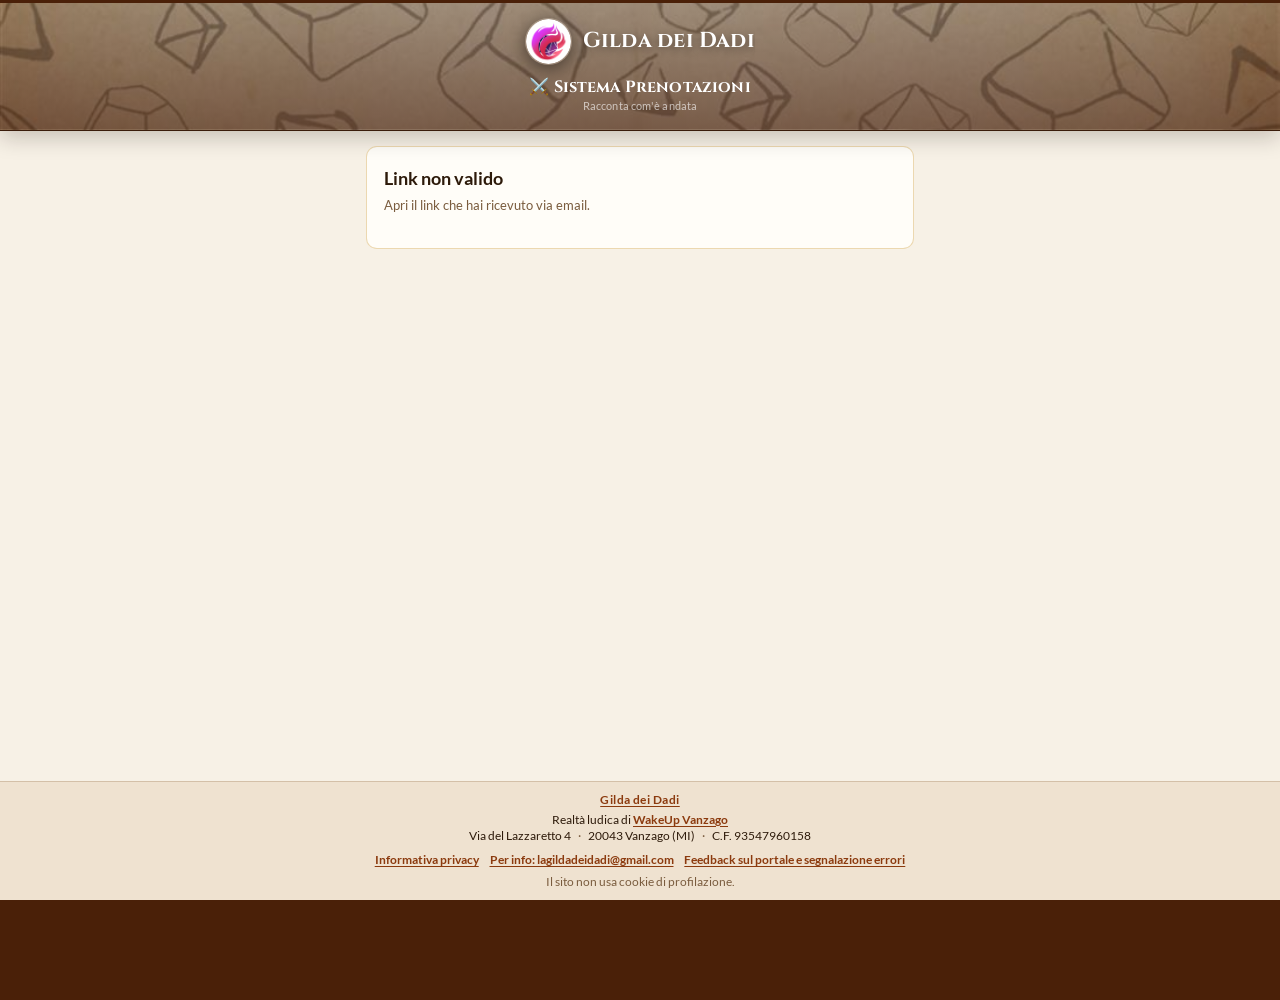
<file: stage/feedback/index.html>
<!DOCTYPE html>
<html lang="it" data-pagina="feedback">
<head>
<meta charset="UTF-8">
<meta http-equiv="Content-Security-Policy" content="default-src 'self'; script-src 'self' 'unsafe-inline'; style-src 'self' 'unsafe-inline'; img-src 'self' data: https:; font-src 'self' data:; connect-src 'self' https://script.google.com https://script.googleusercontent.com; object-src 'none'; base-uri 'none'; form-action 'self'">
<meta name="referrer" content="no-referrer">
<meta name="viewport" content="width=device-width, initial-scale=1, viewport-fit=cover">
<meta name="theme-color" content="#8B4513">
<meta name="mobile-web-app-capable" content="yes">
<title>Prenotazioni · Gilda dei Dadi</title>
<link rel="icon" type="image/png" sizes="96x96" href="../assets/img/logo-mark-96.png">
<link rel="apple-touch-icon" href="../assets/img/logo-touch-192.png">
<link rel="preload" as="image" href="../assets/img/dice-parchment.jpg">
<link rel="stylesheet" href="../assets/css/app.css?v=1964800">
<script src="../assets/js/config.js?v=1964800" defer></script>
<script src="../assets/js/environment.js?v=1964800" defer></script>
<script src="../assets/js/api-client.js?v=1964800" defer></script>
<script src="../assets/js/bootstrap.js?v=1964800" defer></script>
<script src="../assets/js/app.js?v=1964800" defer></script>
<script src="../assets/js/session.js?v=1964800" defer></script>
</head>
<body>
<!-- ═══ HEADER ═══ -->
<header id="app-header">
 <div class="h-inner">
 <div class="h-brand-row" id="h-brand-row" style="display:flex;justify-content:center">
 <a href="https://www.wakeupvanzago.it/gilda-dei-dadi" target="_blank" class="h-logo-wrap">
 <img id="h-logo" src="../assets/img/logo-mark-192.png" alt="Gilda dei Dadi">
 <span class="h-org-name" data-org-name>Gilda dei Dadi</span>
 </a>
 </div>
 
 <nav id="org-macro-tabs" class="org-macro-tabs" aria-label="Sezioni organizzatore" data-org-only style="display:none">
 <button type="button" class="tab-btn org-macro-btn active" data-macro="macro-stats" onclick="switchOrgMacro('macro-stats',this)" title="Statistiche">📊 Statistiche</button>
 <button type="button" class="tab-btn org-macro-btn" data-macro="macro-utenti" onclick="switchOrgMacro('macro-utenti',this)" title="Anagrafiche">👤 Anagrafiche</button>
 <button type="button" class="tab-btn org-macro-btn" data-macro="macro-eventi" onclick="switchOrgMacro('macro-eventi',this)" title="Eventi e Tavoli">📌 Eventi</button>
 <button type="button" class="tab-btn org-macro-btn" data-macro="macro-setup" onclick="switchOrgMacro('macro-setup',this)" title="Setup">🔧 Setup</button>
 </nav>
 
 <nav id="master-macro-tabs" class="org-macro-tabs" aria-label="Sezioni master" hidden>
 <button type="button" class="tab-btn org-macro-btn master-macro-btn active" data-master-panel="m-panel-avventure" onclick="switchMasterMacroTab('m-panel-avventure',this)" title="Le tue avventure">🎲 Avventure</button>
 <button type="button" class="tab-btn org-macro-btn master-macro-btn" data-master-panel="m-panel-tavoli" onclick="switchMasterMacroTab('m-panel-tavoli',this)" title="Sessioni dove proporre">📅 Sessioni</button>
 <button type="button" class="tab-btn org-macro-btn master-macro-btn" data-master-panel="m-panel-impegni" onclick="switchMasterMacroTab('m-panel-impegni',this)" title="Le avventure che porterai">🧳 Impegni</button>
 </nav>
 <nav id="sede-macro-tabs" class="org-macro-tabs" aria-label="Sezioni co-organizzatore" hidden>
 <button type="button" class="tab-btn org-macro-btn sede-macro-btn active" title="Eventi del co-organizzatore">📅 Eventi</button>
 </nav>
 <div class="h-trailing" id="h-trailing">
 <div class="h-meta">
 <h1 id="h-title">⚔️ Sistema Prenotazioni</h1>
 <p id="h-sub">Caricamento…</p>
 </div>
 
 <div id="h-org-actions" class="h-org-actions" aria-label="Azioni organizzatore" data-org-only style="display:none">
 <button type="button" class="org-header-btn" onclick="caricaOrg()" title="Ricarica dati dashboard">↺ Aggiorna</button>
 <button type="button" class="org-header-btn" onclick="logoutOrg()" title="Esci dall'area organizzatore">⇦ Esci</button>
 </div>
 
 <div id="h-master-actions" class="h-org-actions" aria-label="Azioni master">
 <button type="button" class="org-header-btn" onclick="apriMasterModificaInfoPopup()" title="Modifica info master">✏️ Info</button>
 <button type="button" class="org-header-btn" onclick="caricaAreaMaster()" title="Ricarica area master">↺ Aggiorna</button>
 </div>
 <div id="h-acc-actions" class="h-org-actions" aria-label="Azioni accoglienza">
 <button type="button" class="org-header-btn" onclick="accRicarica()" title="Ricarica dati">↺ Aggiorna</button>
 <button type="button" class="org-header-btn" onclick="accLogout()" title="Esci">⇦ Esci</button>
 </div>
 <div id="h-sede-actions" class="h-org-actions" aria-label="Azioni co-organizzatore">
 <button type="button" class="org-header-btn" onclick="tornaAccessoSede()" title="Torna all'elenco co-organizzatori">⇦ Elenco</button>
 <button type="button" class="org-header-btn" onclick="caricaAreaSede()" title="Ricarica area co-organizzatore">↺ Aggiorna</button>
 </div>
 </div>
 </div>
</header>

<!-- ═══ APP ═══ -->
<div class="wrap" id="app">
 <!-- Token invito co-prenotante (stesso valore della query della richiesta a /exec); letto da JS dopo il parse. -->
 <script type="application/json" id="gilda-invite-token-json">""</script>

 <!-- Loader -->
 <div id="loader" class="loader">
 <div class="dice-loader">
 <svg viewBox="0 0 52 52" fill="none" xmlns="http://www.w3.org/2000/svg">
 <rect x="4" y="4" width="44" height="44" rx="10" stroke="#c05a1e" stroke-width="2.5" fill="none"/>
 <circle cx="17" cy="17" r="4" fill="#c9922a"/>
 <circle cx="35" cy="17" r="4" fill="#c9922a"/>
 <circle cx="26" cy="26" r="4" fill="#c9922a"/>
 <circle cx="17" cy="35" r="4" fill="#c9922a"/>
 <circle cx="35" cy="35" r="4" fill="#c9922a"/>
 </svg>
 </div>
 <span id="loader-msg">Caricamento…</span>
 </div>

 <div id="no-uuid" class="hidden"></div>

 <div id="feedback-main" class="hidden">
 <div id="feedback-root" class="feedback-wrap"></div>
 </div>
 <div id="sede-iscrivi-overlay" class="overlay hidden" onclick="if(event.target===this)chiudiSedeIscriviPopup()">
 <div class="dialog modifica-dialog" onclick="event.stopPropagation()">
 <h3 class="modifica-dialog-title" id="s-isc-title">➕ Aggiungi iscritto</h3>
 <div class="modifica-content">
 <input type="hidden" id="s-isc-event-id">
 <input type="hidden" id="s-isc-sessione-id">
 <input type="hidden" id="s-isc-tavolo-id">
 <input type="hidden" id="s-isc-mode" value="tavolo">
 <div id="s-isc-ctx" class="hint" style="margin-bottom:10px"></div>
 <div id="s-isc-pick" class="hidden" style="margin-bottom:12px">
 <p class="hint" style="margin:0 0 8px">Scegli uno o più tavoli (anche su sessioni diverse): è una prenotazione completa sull’evento.</p>
 <div id="s-isc-pick-list" class="sede-isc-pick-list"></div>
 </div>
 <div class="field first">
 <label class="lbl" for="s-isc-nome">Nome *</label>
 <input type="text" id="s-isc-nome" autocomplete="name">
 </div>
 <div class="row2">
 <div class="field first">
 <label class="lbl" for="s-isc-email">Email (opzionale)</label>
 <input type="email" id="s-isc-email" autocomplete="email" placeholder="se ce l’hanno">
 </div>
 <div class="field first">
 <label class="lbl" for="s-isc-cell">Cellulare</label>
 <input type="text" id="s-isc-cell" autocomplete="tel">
 </div>
 </div>
 <div class="row2">
 <div class="field first">
 <label class="lbl" for="s-isc-num">Persone</label>
 <input type="number" id="s-isc-num" min="1" value="1">
 </div>
 <div class="field first">
 <label class="lbl" for="s-isc-fascia">Fascia età</label>
 <select id="s-isc-fascia"></select>
 </div>
 </div>
 <label style="display:flex;align-items:center;gap:8px;margin-top:10px;font-size:13px">
 <input type="checkbox" id="s-isc-email-send">
 Invia email di conferma (solo se c’è email)
 </label>
 </div>
 <footer class="modifica-dialog-footer">
 <button type="button" class="btn btn-o btn-sm" onclick="chiudiSedeIscriviPopup()">Annulla</button>
 <button type="button" class="btn btn-s btn-sm" id="s-isc-submit" onclick="confermaSedeIscrivi()">Salva iscrizione</button>
 </footer>
 </div>
 </div>
 <!-- OVERLAY CONFIRM -->
 <div id="overlay" class="overlay hidden">
 <div class="dialog">
 <h3>⚠️ Conferma operazione</h3>
 <p id="ov-msg"></p>
 <label id="ov-notify-wrap" class="hidden" style="display:none;align-items:center;gap:8px;cursor:pointer;font-size:13px;margin:12px 0 4px">
 <input type="checkbox" id="ov-notify" style="width:auto" checked>
 <span>Avvisa l'utente via email</span>
 </label>
 <div class="dlg-btns">
 <button class="btn btn-o" id="ov-no">Annulla</button>
 <button class="btn btn-d" id="ov-ok">Sì, procedi</button>
 </div>
 </div>
 </div>

 <!-- OVERLAY MODIFICA PRENOTAZIONE -->
 <div id="modifica-overlay" class="overlay hidden" onclick="if(event.target===this)hide('modifica-overlay')">
 <div class="dialog modifica-dialog" onclick="event.stopPropagation()">
 <h3 id="modifica-dialog-title" class="modifica-dialog-title">✏️ Modifica</h3>
 <div id="modifica-content" class="modifica-content"></div>
 <footer id="modifica-dialog-footer" class="modifica-dialog-footer"></footer>
 </div>
 </div>

 <!-- OVERLAY AZIONI SALVATAGGIO (senza nascondere la pagina) -->
 <div id="action-overlay" class="overlay hidden" role="dialog" aria-modal="true" aria-labelledby="action-overlay-msg">
 <div class="dialog" style="max-width:360px;text-align:center">
 <div class="dice-loader" aria-hidden="true">
 <svg viewBox="0 0 52 52" fill="none" xmlns="http://www.w3.org/2000/svg">
 <rect x="4" y="4" width="44" height="44" rx="10" stroke="#c05a1e" stroke-width="2.5" fill="none"/>
 <circle cx="17" cy="17" r="4" fill="#c9922a"/>
 <circle cx="35" cy="17" r="4" fill="#c9922a"/>
 <circle cx="26" cy="26" r="4" fill="#c9922a"/>
 <circle cx="17" cy="35" r="4" fill="#c9922a"/>
 <circle cx="35" cy="35" r="4" fill="#c9922a"/>
 </svg>
 </div>
 <p id="action-overlay-msg" style="margin:0;font-style:italic;color:var(--smoke)">Salvataggio in corso…</p>
 </div>
 </div>

 <!-- OVERLAY PASSWORD CO-ORGANIZZATORE -->
 <div id="sede-pwd-overlay" class="overlay hidden" onclick="if(event.target===this)chiudiSedePwdOverlay()" role="dialog" aria-modal="true" aria-labelledby="sede-pwd-title">
 <div class="dialog modifica-dialog" onclick="event.stopPropagation()">
 <h3 id="sede-pwd-title" class="modifica-dialog-title">🔑 Password co-organizzatore</h3>
 <div class="modifica-content">
 <p id="sede-pwd-sub" style="font-size:13.5px;color:var(--smoke);margin-bottom:12px"></p>
 <label class="lbl" for="sede-pwd-new">Nuova password (min. 6 caratteri)</label>
 <div class="pwd-wrap">
 <input type="password" id="sede-pwd-new" autocomplete="new-password" placeholder="••••••••••" onkeydown="if(event.key==='Enter')document.getElementById('sede-pwd-confirm').focus()">
 <button class="pwd-tog" onclick="togglePwd('sede-pwd-new')" type="button" aria-label="Mostra password">👁</button>
 </div>
 <label class="lbl" for="sede-pwd-confirm" style="margin-top:10px">Ripeti password</label>
 <div class="pwd-wrap">
 <input type="password" id="sede-pwd-confirm" autocomplete="new-password" placeholder="••••••••••" onkeydown="if(event.key==='Enter')salvaSedePwdOverlay()">
 <button class="pwd-tog" onclick="togglePwd('sede-pwd-confirm')" type="button" aria-label="Mostra password">👁</button>
 </div>
 <p id="sede-pwd-err" class="hint" role="alert" style="color:#b71c1c;margin-top:8px;min-height:1em"></p>
 </div>
 <footer class="modifica-dialog-footer">
 <button type="button" class="btn btn-o btn-sm" onclick="chiudiSedePwdOverlay()">✕ Annulla</button>
 <button type="button" class="btn btn-s btn-sm" id="sede-pwd-save" onclick="salvaSedePwdOverlay()">🔑 Salva password</button>
 </footer>
 </div>
 </div>

 <!-- OVERLAY NOTIFICA NUOVO EVENTO -->
 <div id="notifica-overlay" class="overlay hidden" onclick="if(event.target===this)hide('notifica-overlay')">
 <div class="dialog modifica-dialog" onclick="event.stopPropagation()">
 <h3 id="notifica-dialog-title" class="modifica-dialog-title">📣 Invia notifica nuovo evento</h3>
 <div id="notifica-content" class="modifica-content">
 <p style="font-size:13.5px;color:var(--smoke);margin-bottom:10px">
 Scegli a chi inviare l'email di annuncio per questo evento.
 </p>
 <div style="display:flex;flex-direction:column;gap:6px;font-size:13px;color:var(--ink2);margin-bottom:8px">
 <label style="display:flex;align-items:flex-start;gap:8px;cursor:pointer;">
 <input type="radio" name="notifica-mode" id="notifica-mode-utenti" value="utenti" style="width:auto" checked>
 <span>
 <strong>Invia a tutti gli utenti</strong>
 <div style="font-size:12px;color:var(--ash)">Usa tutti gli indirizzi presenti nel foglio Utenti.</div>
 </span>
 </label>
 <label style="display:flex;align-items:flex-start;gap:8px;cursor:pointer;">
 <input type="radio" name="notifica-mode" id="notifica-mode-test" value="test" style="width:auto">
 <span>
 <strong>Invia solo ai test</strong>
 <div style="font-size:12px;color:var(--ash)">Invia la notifica solo agli indirizzi di test configurati.</div>
 </span>
 </label>
 </div>
 </div>
 <footer class="modifica-dialog-footer">
 <button type="button" class="btn btn-o btn-sm" onclick="hide('notifica-overlay')">✕ Annulla</button>
 <button type="button" class="btn btn-s btn-sm" onclick="confermaInviaNotificaNuovoEvento()">📣 Invia notifica</button>
 </footer>
 </div>
 </div>

 <!-- OVERLAY DETTAGLI UTENTE (organizzatore) -->
 <div id="utente-detail-overlay" class="overlay hidden" onclick="if(event.target===this)closeUtenteDetailOverlay()">
 <div class="dialog user-detail-dialog" onclick="event.stopPropagation()">
 <div class="card-head user-detail-head">
 <div class="card-head-icon">👤</div>
 <h2>Dettagli utente</h2>
 <button type="button" class="btn btn-o btn-sm user-detail-close" onclick="closeUtenteDetailOverlay()" aria-label="Chiudi">✕</button>
 </div>
 <div id="utente-detail-content" class="user-detail-content"></div>
 </div>
 </div>

 <!-- POPUP giochi disponibili (GDT / gioco libero) -->
 <div id="reg-gdt-giochi-overlay" class="overlay hidden" onclick="if(event.target===this)chiudiRegGdtGiochiPopup()" role="dialog" aria-modal="true" aria-labelledby="reg-gdt-giochi-title">
 <div class="dialog" style="max-width:420px" onclick="event.stopPropagation()">
 <div style="display:flex;align-items:flex-start;justify-content:space-between;gap:12px;margin-bottom:12px">
 <h3 id="reg-gdt-giochi-title" style="margin:0">🎲 Giochi presenti</h3>
 <button type="button" class="btn btn-o btn-sm" onclick="chiudiRegGdtGiochiPopup()" aria-label="Chiudi">✕</button>
 </div>
 <p id="reg-gdt-giochi-sess" class="hint" style="margin-top:0;margin-bottom:12px"></p>
 <ul id="reg-gdt-giochi-list" style="margin:0;padding-left:1.2em;font-size:15px;color:var(--ink);line-height:1.55"></ul>
 <div class="dlg-btns" style="margin-top:20px">
 <button type="button" class="btn btn-s btn-full" onclick="chiudiRegGdtGiochiPopup()">Chiudi</button>
 </div>
 </div>
 </div>

 <!-- OVERLAY DOMANDE FEEDBACK (organizzatore) -->
<div id="modfb-overlay" class="overlay hidden">
 <div class="dialog" style="max-width:680px">
 <h3>📝 Domande del feedback</h3>
 <div id="modfb-body"></div>
 <div style="display:flex;justify-content:flex-end;gap:8px;margin-top:14px">
 <button class="btn btn-o" type="button" onclick="hide('modfb-overlay')">Chiudi</button>
 <button class="btn btn-s" type="button" id="modfb-save" onclick="modfbSalva()">Salva modulo</button>
 </div>
 </div>
</div>
<!-- OVERLAY FEEDBACK -->
 <div id="feedback-overlay" class="overlay hidden">
 <div class="dialog" style="max-width:480px">
 <h3>💬 Lascia un feedback</h3>
 <p style="font-size:14px;color:var(--smoke);margin-bottom:16px">Suggerimenti, problemi o commenti: li leggeremo e ci aiuteranno a migliorare il servizio.</p>
 <div class="field first">
 <label class="lbl">Riguarda</label>
 <select id="fb-source">
 <option value="registrazione">Registrazione / prenotazione</option>
 <option value="area_utente">Le mie prenotazioni</option>
 <option value="dashboard_organizzatore">Dashboard organizzatore</option>
 <option value="altro">Altro</option>
 </select>
 </div>
 <div class="row2">
 <div class="field first">
 <label class="lbl">Nome <span class="lbl-note">facoltativo</span></label>
 <input type="text" id="fb-nome" placeholder="Mario R.">
 </div>
 <div class="field first">
 <label class="lbl">Email <span class="lbl-note">facoltativo</span></label>
 <input type="email" id="fb-email" placeholder="mario@email.it">
 </div>
 </div>
 <div class="field">
 <label class="lbl">Messaggio *</label>
 <textarea id="fb-messaggio" placeholder="Scrivi qui il tuo feedback…" rows="4"></textarea>
 </div>
 <div id="fb-flash" class="hidden" style="margin-bottom:12px"></div>
 <div class="dlg-btns">
 <button class="btn btn-o" onclick="hide('feedback-overlay')">Annulla</button>
 <button class="btn btn-s" id="fb-invia" onclick="inviaFeedbackFront()">Invia feedback</button>
 </div>
 </div>
 </div>

 <!-- POPUP notifiche successo / errore / info (sostituisce i banner flash) -->
 <div id="notify-popup" class="overlay hidden notify-popup-overlay" onclick="if(event.target===this)hideNotifyPopup()" role="dialog" aria-modal="true" aria-labelledby="notify-popup-msg">
 <div class="dialog notify-popup-card" id="notify-popup-card" onclick="event.stopPropagation()">
 <div class="notify-popup-icon-wrap" id="notify-popup-icon" aria-hidden="true">✅</div>
 <p class="notify-popup-text" id="notify-popup-msg"></p>
 <button type="button" class="btn btn-p btn-full" id="notify-popup-ok">OK</button>
 </div>
 </div>

 <div id="mail-detail-overlay" class="overlay hidden" onclick="if(event.target===this)chiudiMailDetailPopup()" role="dialog" aria-modal="true" aria-labelledby="mail-detail-title">
 <div class="dialog mail-detail-dialog" onclick="event.stopPropagation()">
 <h3 id="mail-detail-title">📧 Dettaglio invio</h3>
 <div id="mail-detail-content"></div>
 <div class="dlg-btns">
 <button type="button" class="btn btn-o btn-sm" onclick="chiudiMailDetailPopup()">Chiudi</button>
 </div>
 </div>
 </div>

 <div id="avviso-evento-overlay" class="overlay hidden" onclick="if(event.target===this)chiudiAvvisoEventoPopup()" role="dialog" aria-modal="true" aria-labelledby="avviso-evento-title">
 <div class="dialog avviso-evento-dialog" onclick="event.stopPropagation()">
 <h3 id="avviso-evento-title">📬 Stato avviso evento</h3>
 <div id="avviso-evento-subtitle" style="font-size:13px;color:var(--smoke)"></div>
 <div class="avviso-evento-tabs">
 <button type="button" class="tab-btn avviso-evento-tab" data-avv-tab="ricevuto" onclick="switchAvvisoEventoTab('ricevuto', this)">✅ Ricevuto</button>
 <button type="button" class="tab-btn avviso-evento-tab" data-avv-tab="attesa" onclick="switchAvvisoEventoTab('attesa', this)">⏳ In attesa</button>
 <button type="button" class="tab-btn avviso-evento-tab active" data-avv-tab="mancanti" onclick="switchAvvisoEventoTab('mancanti', this)">📭 Mancanti</button>
 </div>
 <div id="avviso-evento-list" class="avviso-evento-list"></div>
 <div class="dlg-btns">
 <button type="button" class="btn btn-p btn-sm" onclick="apriInvioNotificaDaPopupAvviso()">📣 Invia notifica</button>
 <button type="button" class="btn btn-o btn-sm" onclick="chiudiAvvisoEventoPopup()">Chiudi</button>
 </div>
 </div>
 </div>

 <!-- OVERLAY UNIFICA NOME (area utente: più varianti di nome nelle prenotazioni) -->
 <div id="nome-unifica-overlay" class="overlay hidden" role="dialog" aria-modal="true" aria-labelledby="nome-unifica-title">
 <div class="dialog" style="max-width:440px" onclick="event.stopPropagation()">
 <h3 id="nome-unifica-title">👤 Scegli il tuo nome ufficiale</h3>
 <p style="font-size:14px;color:var(--smoke);line-height:1.55;margin:0 0 14px">
 Abbiamo trovato <strong>più versioni del nome</strong> associato al tuo account (probabilmente da prenotazioni inserite in modo diverso).
 Scegli quella che vuoi usare: <strong>aggiorneremo il foglio Utenti</strong> e <strong>tutte le righe delle tue prenotazioni</strong> (file Risposte) con questo nome.
 </p>
 <div id="nome-unifica-list" class="nome-unifica-list" style="margin-bottom:16px"></div>
 <p id="nome-unifica-flash" class="hidden" style="font-size:13px;margin-bottom:12px"></p>
 <div class="dlg-btns">
 <button type="button" class="btn btn-s" id="nome-unifica-btn" onclick="confermaUnificaNomeUtente()">Conferma e aggiorna</button>
 </div>
 </div>
 </div>

 <!-- OVERLAY ISCRIZIONE MANUALE TAVOLO (organizzatore) -->
 <div id="org-manual-overlay" class="overlay hidden" onclick="if(event.target===this)hide('org-manual-overlay')">
 <div class="dialog modifica-dialog" style="max-width:440px" onclick="event.stopPropagation()">
 <h3 id="org-manual-title" class="modifica-dialog-title">Aggiungi iscritto</h3>
 <div class="modifica-content" style="padding-top:4px">
 <p style="font-size:13px;color:var(--smoke);margin:0 0 12px">Registra una prenotazione come se fosse compilata dal sito: viene creato un UUID collegato all’email (o riusato se l’email esiste già).</p>
 <input type="hidden" id="org-manual-ev">
 <input type="hidden" id="org-manual-sess">
 <input type="hidden" id="org-manual-tav-id">
 <div class="field first" style="margin-bottom:10px">
 <label class="lbl">Utente già presente <span class="lbl-note">opzionale</span></label>
 <input type="text" id="org-manual-user-search" list="org-manual-user-list" placeholder="Cerca nome o email">
 <datalist id="org-manual-user-list"></datalist>
 <div class="hint">Seleziona un utente esistente per precompilare i campi.</div>
 </div>
 <div class="row2">
 <div class="field first">
 <label class="lbl">Nome e cognome *</label>
 <input type="text" id="org-manual-nome" autocomplete="name" placeholder="Mario Rossi">
 </div>
 <div class="field first">
 <label class="lbl">Email *</label>
 <input type="email" id="org-manual-email" autocomplete="email" placeholder="mario@email.it">
 </div>
 </div>
 <div class="field first" style="margin-top:10px">
 <label class="lbl">Cellulare <span class="lbl-note">facoltativo</span></label>
 <input type="tel" id="org-manual-cell" autocomplete="tel" placeholder="+39 …">
 </div>
 <div class="row2" style="margin-top:10px">
 <div class="field first">
 <label class="lbl">Persone</label>
 <input type="number" id="org-manual-num" min="1" max="99" value="1" style="max-width:120px">
 </div>
 <div class="field first" id="org-manual-fascia-wrap">
 <label class="lbl">Fascia d’età</label>
 <select id="org-manual-fascia-select" class="hidden" style="width:100%"></select>
 <input type="text" id="org-manual-fascia-text" class="hidden" placeholder="es. 18–25 anni" style="width:100%">
 </div>
 </div>
 <div class="field first" style="margin-top:10px">
 <label style="display:flex;align-items:center;gap:8px;cursor:pointer;font-size:13px">
 <input type="checkbox" id="org-manual-invia-email" style="width:auto">
 Invia email di conferma all’indirizzo indicato
 </label>
 </div>
 <div id="org-manual-pwd-row" class="field first hidden" style="margin-top:10px">
 <label class="lbl">Password organizzatore</label>
 <input type="password" id="org-manual-pwd" autocomplete="off" placeholder="Solo se non hai fatto login in questa sessione">
 </div>
 <div id="org-manual-err" style="margin-top:10px;font-size:13px;color:var(--err)"></div>
 </div>
 <footer class="modifica-dialog-footer">
 <button type="button" class="btn btn-o btn-sm" onclick="hide('org-manual-overlay')">Annulla</button>
 <button type="button" class="btn btn-s btn-sm" id="org-manual-submit" onclick="orgInviaIscrizioneManuale()">Aggiungi iscritto</button>
 </footer>
 </div>
 </div>

 <!-- OVERLAY SPOSTA PRENOTAZIONE (organizzatore) -->
 <div id="org-move-overlay" class="overlay hidden" onclick="if(event.target===this)hide('org-move-overlay')">
 <div class="dialog modifica-dialog" style="max-width:500px" onclick="event.stopPropagation()">
 <h3 id="org-move-title" class="modifica-dialog-title">Sposta prenotazione</h3>
 <div class="modifica-content" style="padding-top:4px">
 <p style="font-size:13px;color:var(--smoke);margin:0 0 12px">Sposta questa prenotazione su un altro tavolo della stessa sessione.</p>
 <div id="org-move-summary"></div>
 <input type="hidden" id="org-move-ev">
 <input type="hidden" id="org-move-sess">
 <input type="hidden" id="org-move-uuid">
 <input type="hidden" id="org-move-old">
 <input type="hidden" id="org-move-num">
 <input type="hidden" id="org-move-fascia">
 <div class="field first">
 <label class="lbl">Nuovo tavolo</label>
 <select id="org-move-target" style="width:100%" onchange="orgMoveOnTargetChange()"></select>
 </div>
 <div class="field first" style="margin-top:10px">
 <label class="lbl">Messaggio per il prenotante</label>
 <div style="display:flex;flex-wrap:wrap;gap:8px;margin-bottom:8px">
 <button type="button" class="btn btn-o btn-sm" onclick="orgMoveApplicaTemplateMaster()">Master assente / avventura cambiata</button>
 </div>
 <textarea id="org-move-motivo" rows="5" maxlength="500" placeholder="Es. per problemi organizzativi il master non potra essere presente; abbiamo spostato la prenotazione su un'altra avventura…" style="width:100%;resize:vertical;min-height:96px"></textarea>
 <div style="font-size:11px;color:var(--ash);margin-top:4px">Se invii l'email, questo testo viene mostrato al prenotante (puoi modificarlo prima di confermare).</div>
 </div>
 <label style="display:flex;align-items:center;gap:8px;cursor:pointer;font-size:13px;margin-top:10px">
 <input type="checkbox" id="org-move-notify" style="width:auto">
 Avvisa l'utente via email dello spostamento
 </label>
 <div id="org-move-err" style="margin-top:10px;font-size:13px;color:var(--err)"></div>
 </div>
 <footer class="modifica-dialog-footer" style="flex-wrap:wrap;gap:8px">
 <button type="button" class="btn btn-d btn-sm" id="org-move-cancel-part" onclick="orgCancellaDaOverlaySposta()" title="Cancella la prenotazione di questo partecipante">Cancella partecipazione</button>
 <span style="flex:1 1 auto"></span>
 <button type="button" class="btn btn-o btn-sm" onclick="hide('org-move-overlay')">Annulla</button>
 <button type="button" class="btn btn-s btn-sm" id="org-move-submit" onclick="orgConfermaSpostaPrenotazione()">Sposta</button>
 </footer>
 </div>
 </div>

 <!-- OVERLAY MODIFICA TAVOLO (organizzatore) -->
 <div id="org-tav-edit-overlay" class="overlay hidden" onclick="if(event.target===this)hide('org-tav-edit-overlay')">
 <div class="dialog modifica-dialog" style="max-width:520px" onclick="event.stopPropagation()">
 <h3 id="org-tav-edit-title" class="modifica-dialog-title">Modifica tavolo</h3>
 <div class="modifica-content" style="padding-top:4px">
 <input type="hidden" id="org-tav-edit-ev">
 <input type="hidden" id="org-tav-edit-sess">
 <input type="hidden" id="org-tav-edit-id">
 <div class="org-tav-edit-block">
 <div class="org-tav-edit-block-title">Dati tavolo</div>
 <div class="row2">
 <div class="field first">
 <label class="lbl">ID tavolo</label>
 <input type="text" id="org-tav-edit-id-view" readonly>
 </div>
 <div class="field first">
 <label class="lbl">Sessione</label>
 <select id="org-tav-edit-sess-target" style="width:100%"></select>
 </div>
 </div>
 <div class="row2" style="margin-top:10px">
 <div class="field first">
 <label class="lbl">Tipo</label>
 <select id="org-tav-edit-tipo">
 <option value="GDR">GDR</option>
 <option value="GDT">GDT</option>
 <option value="PANEL">PANEL</option>
 <option value="GIOCO_LIBERO">GIOCO_LIBERO</option>
 </select>
 </div>
 <div class="field first">
 <label class="lbl">Max posti</label>
 <input type="number" id="org-tav-edit-max" min="1" max="99" value="5">
 </div>
 </div>
 <div class="field first" style="margin-top:10px">
 <label class="lbl">Fascia età minima</label>
 <select id="org-tav-edit-fascia-min">
 <option value="">Nessuna</option>
 </select>
 </div>
 <div class="field first" style="margin-top:10px">
 <label class="lbl">Note tavolo</label>
 <textarea id="org-tav-edit-desc-tavolo" rows="2" placeholder="Note del tavolo (sala, setup, logistica), indipendenti dall'avventura"></textarea>
 </div>
 <div class="field first" style="margin-top:10px;display:flex;gap:14px;flex-wrap:wrap">
 <label style="display:flex;align-items:center;gap:8px;cursor:pointer;font-size:13px">
 <input type="checkbox" id="org-tav-edit-show-master" style="width:auto">
 Mostra master nelle prenotazioni
 </label>
 <label style="display:flex;align-items:center;gap:8px;cursor:pointer;font-size:13px">
 <input type="checkbox" id="org-tav-edit-attivo" style="width:auto">
 Visibile nelle prenotazioni
 </label>
 </div>
 </div>
 <div class="org-tav-edit-avv-box">
 <div class="org-tav-edit-avv-title">Dettagli avventura</div>
 <p class="org-tav-edit-avv-sub">Seleziona un master e poi una sua avventura per compilare i campi in automatico.</p>
 <div class="row2" style="margin-top:8px">
 <div class="field first">
 <label class="lbl">Master</label>
 <select id="org-tav-edit-master-select" style="width:100%">
 <option value="">Seleziona master</option>
 </select>
 </div>
 <div class="field first">
 <label class="lbl">Avventura del master</label>
 <select id="org-tav-edit-avventura-select" style="width:100%">
 <option value="">Seleziona avventura</option>
 </select>
 <p class="hint" style="margin:6px 0 0;font-size:12px">L'elenco mostra le avventure attive del master selezionato.</p>
 </div>
 </div>
 <div class="row2" style="margin-top:10px">
 <div class="field first">
 <label class="lbl">Sistema di gioco</label>
 <div class="tav-sistema-wrap">
 <select id="org-tav-edit-sistema" style="width:100%">
 <option value="">Seleziona sistema</option>
 </select>
 <button type="button" class="btn-add-sistema" title="Aggiungi sistema" onclick="aggiungiNuovoSistemaGioco(this, 'org-tav-edit-sistema')">+</button>
 </div>
 </div>
 <div class="field first">
 <label class="lbl">Titolo avventura</label>
 <input type="text" id="org-tav-edit-titolo" placeholder="Titolo tavolo">
 </div>
 </div>
 <details class="org-tav-edit-advanced" id="org-tav-edit-avv-extra">
 <summary>Dettagli avventura avanzati</summary>
 <div class="org-tav-edit-advanced-body">
 <div class="field first" style="margin-top:6px">
 <label class="lbl">Sinossi</label>
 <textarea id="org-tav-edit-desc" rows="3" placeholder="Sinossi dell'avventura"></textarea>
 </div>
 <div class="row2" style="margin-top:10px">
 <div class="field first">
 <label class="lbl">Livello</label>
 <input type="text" id="org-tav-edit-livello" placeholder="Es. Base, Intermedio, 12+">
 </div>
 <div class="field first">
 <label class="lbl">Tono</label>
 <input type="text" id="org-tav-edit-tono" placeholder="Es. Epico, investigativo, leggero">
 </div>
 </div>
 <div class="row2" style="margin-top:10px">
 <div class="field first">
 <label class="lbl">Genere</label>
 <input type="text" id="org-tav-edit-tema" placeholder="Salvato sull'avventura collegata">
 </div>
 <div class="field first">
 <label class="lbl">Ambientazione</label>
 <input type="text" id="org-tav-edit-ambientazione" placeholder="Salvato sull'avventura collegata">
 </div>
 </div>
 <div class="field first" style="margin-top:10px">
 <label class="lbl">Tematiche sensibili</label>
 <input type="text" id="org-tav-edit-tematiche" placeholder="Es. violenza, horror, lutto">
 </div>
 </div>
 </details>
 </div>
 <div id="org-tav-edit-err" style="margin-top:10px;font-size:13px;color:var(--err)"></div>
 </div>
 <footer class="modifica-dialog-footer">
 <button type="button" class="btn btn-o btn-sm" onclick="hide('org-tav-edit-overlay')">Annulla</button>
 <button type="button" class="btn btn-s btn-sm" id="org-tav-edit-submit" onclick="orgConfermaModificaTavolo()">Salva tavolo</button>
 </footer>
 </div>
 </div>

 <!-- OVERLAY DETTAGLIO PRENOTAZIONE (mappa eventi – tabella sessione) -->
 <div id="org-mappa-pren-detail-overlay" class="overlay hidden" onclick="if(event.target===this)hide('org-mappa-pren-detail-overlay')">
 <div class="dialog modifica-dialog" style="max-width:480px" onclick="event.stopPropagation()">
 <h3 class="modifica-dialog-title">Dettaglio prenotazione</h3>
 <div class="modifica-content" style="padding-top:4px">
 <p id="org-mappa-pren-detail-sub" style="font-size:13px;color:var(--smoke);margin:0 0 12px;line-height:1.45"></p>
 <div id="org-mappa-pren-detail-body"></div>
 </div>
 <footer class="modifica-dialog-footer">
 <button type="button" class="btn btn-s btn-sm" onclick="hide('org-mappa-pren-detail-overlay')">Chiudi</button>
 </footer>
 </div>
 </div>

 <!-- OVERLAY LINK AREA MASTER (anagrafica Masters) -->
 <div id="org-master-link-overlay" class="overlay hidden" onclick="if(event.target===this)hide('org-master-link-overlay')">
 <div class="dialog modifica-dialog" style="max-width:520px" onclick="event.stopPropagation()">
 <h3 class="modifica-dialog-title">🔗 Link area master</h3>
 <div class="modifica-content" style="padding-top:4px">
 <p id="org-master-link-sub" style="font-size:13px;color:var(--smoke);margin:0 0 10px;line-height:1.45">
 Condividi questo indirizzo con il master per accedere all’area personale.
 </p>
 <input type="text" id="org-master-link-url" readonly style="width:100%;box-sizing:border-box;font-family:'DM Mono',monospace;font-size:12px;margin-bottom:12px">
 <div class="dlg-btns" style="flex-wrap:wrap;gap:8px;justify-content:flex-start;margin:0">
 <button type="button" class="btn btn-o btn-sm" onclick="orgCopiaLinkMaster()">📋 Copia</button>
 <button type="button" class="btn btn-s btn-sm" onclick="orgApriLinkMasterNuovaScheda()">Apri in nuova scheda</button>
 </div>
 </div>
 <footer class="modifica-dialog-footer">
 <button type="button" class="btn btn-s btn-sm" onclick="hide('org-master-link-overlay')">Chiudi</button>
 </footer>
 </div>
 </div>

 <!-- POPUP NUOVA AVVENTURA (area master) -->
 <div id="master-nuova-avventura-overlay" class="overlay hidden" onclick="if(event.target===this)chiudiMasterNuovaAvventuraPopup()">
 <div class="dialog modifica-dialog" style="max-width:640px" onclick="event.stopPropagation()">
 <h3 class="modifica-dialog-title" style="display:flex;align-items:center;justify-content:space-between;gap:12px">
 <span>➕ Nuova avventura</span>
 <button type="button" class="btn btn-o btn-sm user-detail-close" onclick="chiudiMasterNuovaAvventuraPopup()" aria-label="Chiudi">✕</button>
 </h3>
 <div class="modifica-content" style="padding-top:12px">
 <div class="row2">
 <div class="field first">
 <label class="lbl">Titolo avventura</label>
 <input type="text" id="m-new-titolo" placeholder="La cripta del drago">
 </div>
 <div class="field first">
 <label class="lbl">Sistema di gioco</label>
 <select id="m-new-sistema" onchange="masterOnSistemaGiocoChange()">
 <option value="">— Seleziona sistema —</option>
 </select>
 <input type="text" id="m-new-sistema-custom" class="hidden" placeholder="Inserisci nuovo sistema di gioco" style="margin-top:8px">
 </div>
 </div>
 <div class="row2">
 <div class="field first">
 <label class="lbl">Livello</label>
 <input type="text" id="m-new-livello" placeholder="Es. 1-3, Principiante, Tier 2">
 </div>
 <div class="field first">
 <label class="lbl">Tipo</label>
 <select id="m-new-tipo">
 <option value="GDR">GDR</option>
 <option value="GDT">GDT</option>
 <option value="PANEL">PANEL</option>
 <option value="GIOCO_LIBERO">GIOCO_LIBERO</option>
 </select>
 </div>
 </div>
 <div class="field first">
 <label class="lbl">Player max avventura</label>
 <input type="number" id="m-new-max" min="1" max="20" value="6">
 </div>
 <div class="field">
 <label class="lbl">Fascia età minima</label>
 <select id="m-new-fascia-min">
 <option value="">Nessuna</option>
 </select>
 </div>
 <div class="field">
 <label class="lbl">Descrizione</label>
 <textarea id="m-new-descr" rows="3" placeholder="Breve descrizione dell'avventura"></textarea>
 </div>
 <div class="row2">
 <div class="field first">
 <label class="lbl">Tema</label>
 <input type="text" id="m-new-tema" placeholder="Es. horror, investigativo, commedia">
 </div>
 <div class="field first">
 <label class="lbl">Ambientazione</label>
 <input type="text" id="m-new-ambientazione" placeholder="Es. fantasy urbano, spazio, Italia anni ’30">
 </div>
 </div>
 </div>
 <footer class="modifica-dialog-footer">
 <div class="act-bar">
 <button type="button" class="btn btn-o btn-sm" onclick="chiudiMasterNuovaAvventuraPopup()">Annulla</button>
 <button type="button" class="btn btn-s" id="m-new-submit" onclick="salvaNuovaAvventuraDaMaster()">💾 Crea avventura</button>
 </div>
 </footer>
 </div>
 </div>

 <div id="master-modifica-info-overlay" class="overlay hidden" onclick="if(event.target===this)chiudiMasterModificaInfoPopup()">
 <div class="dialog modifica-dialog" style="max-width:540px" onclick="event.stopPropagation()">
 <h3 class="modifica-dialog-title" style="display:flex;align-items:center;justify-content:space-between;gap:12px">
 <span>👤 Modifica informazioni master</span>
 <button type="button" class="btn btn-o btn-sm user-detail-close" onclick="chiudiMasterModificaInfoPopup()" aria-label="Chiudi">✕</button>
 </h3>
 <div class="modifica-content" style="padding-top:12px">
 <div class="row2">
 <div class="field first">
 <label class="lbl">Nome</label>
 <input type="text" id="m-info-nome" placeholder="Nome e cognome">
 </div>
 <div class="field first">
 <label class="lbl">Nick</label>
 <input type="text" id="m-info-nick" placeholder="Nyx">
 </div>
 </div>
 <div class="row2">
 <div class="field first">
 <label class="lbl">Email</label>
 <input type="email" id="m-info-email" placeholder="nome@email.it">
 </div>
 <div class="field first">
 <label class="lbl">Cellulare</label>
 <input type="text" id="m-info-cell" placeholder="+39 ...">
 </div>
 </div>
 </div>
 <footer class="modifica-dialog-footer">
 <div class="act-bar">
 <button type="button" class="btn btn-o btn-sm" onclick="chiudiMasterModificaInfoPopup()">Annulla</button>
 <button type="button" class="btn btn-s btn-sm" id="m-info-submit" onclick="salvaMasterInfoDaPopup()">💾 Salva</button>
 </div>
 </footer>
 </div>
 </div>

 <div id="master-gestione-avventura-overlay" class="overlay hidden" onclick="if(event.target===this)chiudiMasterGestioneAvventuraPopup()">
 <div class="dialog modifica-dialog" style="max-width:680px" onclick="event.stopPropagation()">
 <h3 class="modifica-dialog-title" style="display:flex;align-items:center;justify-content:space-between;gap:12px">
 <span>🧩 Gestisci avventura</span>
 <button type="button" class="btn btn-o btn-sm user-detail-close" onclick="chiudiMasterGestioneAvventuraPopup()" aria-label="Chiudi">✕</button>
 </h3>
 <div class="modifica-content" style="padding-top:12px">
 <input type="hidden" id="m-edit-avventura-id">
 <div class="row2">
 <div class="field first">
 <label class="lbl">Titolo avventura</label>
 <input type="text" id="m-edit-titolo" placeholder="La cripta del drago">
 </div>
 <div class="field first">
 <label class="lbl">Sistema di gioco</label>
 <input type="text" id="m-edit-sistema" placeholder="D&D 5e">
 </div>
 </div>
 <div class="row2">
 <div class="field first">
 <label class="lbl">Livello</label>
 <input type="text" id="m-edit-livello" placeholder="Es. 1-3, Principiante, Tier 2">
 </div>
 <div class="field first">
 <label class="lbl">Tipo</label>
 <select id="m-edit-tipo">
 <option value="GDR">GDR</option>
 <option value="GDT">GDT</option>
 <option value="PANEL">PANEL</option>
 <option value="GIOCO_LIBERO">GIOCO_LIBERO</option>
 </select>
 </div>
 </div>
 <div class="field first">
 <label class="lbl">Player max avventura</label>
 <input type="number" id="m-edit-max" min="1" max="20" value="6">
 </div>
 <div class="field">
 <label class="lbl">Fascia età minima</label>
 <select id="m-edit-fascia-min">
 <option value="">Nessuna</option>
 </select>
 </div>
 <div class="field">
 <label class="lbl">Descrizione</label>
 <textarea id="m-edit-descr" rows="3" placeholder="Breve descrizione dell'avventura"></textarea>
 </div>
 <div class="row2">
 <div class="field first">
 <label class="lbl">Tema</label>
 <input type="text" id="m-edit-tema" placeholder="Es. horror, investigativo">
 </div>
 <div class="field first">
 <label class="lbl">Ambientazione</label>
 <input type="text" id="m-edit-ambientazione" placeholder="Es. fantasy, storico">
 </div>
 </div>
 <div class="row2">
 <div class="field first">
 <label class="lbl">Tono</label>
 <input type="text" id="m-edit-tono" placeholder="Es. epico, investigativo, leggero">
 </div>
 <div class="field first">
 <label class="lbl">Tematiche sensibili</label>
 <input type="text" id="m-edit-tematiche" placeholder="Es. violenza, horror, lutto">
 </div>
 </div>
 <div class="field">
 <label class="lbl">Tavoli collegati</label>
 <div id="m-edit-tavoli-linked" class="hint" style="line-height:1.55"></div>
 </div>
 </div>
 <footer class="modifica-dialog-footer">
 <div class="act-bar" style="justify-content:space-between;width:100%">
 <button type="button" class="btn btn-d btn-sm" onclick="masterEliminaAvventuraDaPopup()">🗑️ Elimina</button>
 <div style="display:flex;gap:8px;flex-wrap:wrap">
 <button type="button" class="btn btn-o btn-sm" onclick="chiudiMasterGestioneAvventuraPopup()">Annulla</button>
 <button type="button" class="btn btn-s btn-sm" id="m-edit-submit" onclick="masterSalvaModificaAvventuraDaPopup()">💾 Salva modifiche</button>
 </div>
 </div>
 </footer>
 </div>
 </div>

 <div id="master-prendi-tavolo-overlay" class="overlay hidden" onclick="if(event.target===this)chiudiMasterPrendiTavoloPopup()">
 <div class="dialog modifica-dialog" style="max-width:560px" onclick="event.stopPropagation()">
 <h3 class="modifica-dialog-title" style="display:flex;align-items:center;justify-content:space-between;gap:12px">
 <span>🎯 Fai il Master</span>
 <button type="button" class="btn btn-o btn-sm user-detail-close" onclick="chiudiMasterPrendiTavoloPopup()" aria-label="Chiudi">✕</button>
 </h3>
 <div class="modifica-content" style="padding-top:12px">
 <input type="hidden" id="m-prendi-event-id">
 <input type="hidden" id="m-prendi-sessione-id">
 <input type="hidden" id="m-prendi-avventura-id">
 <div id="m-prendi-tavolo-meta" class="hint" style="margin-bottom:10px;line-height:1.55"></div>
 <div class="field first">
 <label class="lbl">Filtra per sistema di gioco</label>
 <div id="m-prendi-sistemi-tabs" style="display:flex;flex-wrap:wrap;gap:6px"></div>
 </div>
 <div class="field" style="margin-top:10px">
 <label class="lbl">Seleziona una tua avventura</label>
 <div id="m-prendi-avventure-list" style="display:grid;gap:8px"></div>
 </div>
 </div>
 <footer class="modifica-dialog-footer">
 <div class="act-bar">
 <button type="button" class="btn btn-o btn-sm" onclick="chiudiMasterPrendiTavoloPopup()">Annulla</button>
 <button type="button" class="btn btn-s btn-sm" id="m-prendi-submit" onclick="confermaMasterPrendiTavolo()">🎯 Fai il Master</button>
 </div>
 </footer>
 </div>
 </div>

 <div id="master-impegno-dettaglio-overlay" class="overlay hidden" onclick="if(event.target===this)chiudiMasterImpegnoDettaglioPopup()">
 <div class="dialog modifica-dialog" style="max-width:620px" onclick="event.stopPropagation()">
 <h3 class="modifica-dialog-title" style="display:flex;align-items:center;justify-content:space-between;gap:12px">
 <span>📋 Dettaglio avventura</span>
 <button type="button" class="btn btn-o btn-sm user-detail-close" onclick="chiudiMasterImpegnoDettaglioPopup()" aria-label="Chiudi">✕</button>
 </h3>
 <div class="modifica-content" style="padding-top:12px">
 <div id="m-impegno-dettaglio-content" style="font-size:13.5px;line-height:1.6;color:var(--ink2)"></div>
 </div>
 <footer class="modifica-dialog-footer">
 <div class="act-bar">
 <button type="button" class="btn btn-s btn-sm" onclick="chiudiMasterImpegnoDettaglioPopup()">Chiudi</button>
 </div>
 </footer>
 </div>
 </div>

 <div id="master-avventura-storico-overlay" class="overlay hidden" onclick="if(event.target===this)chiudiMasterStoricoAvventuraPopup()">
 <div class="dialog modifica-dialog" style="max-width:700px" onclick="event.stopPropagation()">
 <h3 class="modifica-dialog-title" style="display:flex;align-items:center;justify-content:space-between;gap:12px">
 <span id="m-storico-title">🗂️ Storico avventura</span>
 <button type="button" class="btn btn-o btn-sm user-detail-close" onclick="chiudiMasterStoricoAvventuraPopup()" aria-label="Chiudi">✕</button>
 </h3>
 <div class="modifica-content" style="padding-top:12px">
 <div class="field first" style="margin-bottom:10px;max-width:220px">
 <label class="lbl">Ordine</label>
 <select id="m-storico-order" onchange="renderMasterStoricoAvventuraContent()">
 <option value="desc">Decrescente</option>
 <option value="asc">Crescente</option>
 </select>
 </div>
 <div id="m-storico-content" style="font-size:13.5px;line-height:1.6;color:var(--ink2)"></div>
 </div>
 <footer class="modifica-dialog-footer">
 <div class="act-bar">
 <button type="button" class="btn btn-s btn-sm" onclick="chiudiMasterStoricoAvventuraPopup()">Chiudi</button>
 </div>
 </footer>
 </div>
 </div>

 <!-- OVERLAY SELEZIONE GIOCHI PER AVVISO NUOVI GIOCHI GDT -->
 <div id="org-avviso-giochi-overlay" class="overlay hidden" onclick="if(event.target===this)chiudiAvvisoNuoviGiochi()">
 <div class="dialog modifica-dialog" style="max-width:560px" onclick="event.stopPropagation()">
 <h3 class="modifica-dialog-title">Avviso nuovi giochi</h3>
 <div class="modifica-content" style="padding-top:4px">
 <p style="font-size:13px;color:var(--smoke);margin:0 0 10px">
 Seleziona i giochi da includere nell'email. La ricevono solo le persone già iscritte a quella sessione, con un indirizzo valido.
 </p>
 <div id="org-avviso-giochi-summary" class="hint" style="margin-bottom:8px"></div>
 <div id="org-avviso-giochi-list" style="display:grid;gap:8px;max-height:260px;overflow:auto;padding-right:4px"></div>
 </div>
 <footer class="modifica-dialog-footer">
 <button type="button" class="btn btn-o btn-sm" onclick="chiudiAvvisoNuoviGiochi()">Annulla</button>
 <button type="button" class="btn btn-s btn-sm" onclick="confermaSelezioneAvvisoNuoviGiochi()">Conferma e salva</button>
 </footer>
 </div>
 </div>

 <!-- OVERLAY SELEZIONE TAVOLI PER AVVISO NUOVI TAVOLI -->
 <div id="org-avviso-tavoli-overlay" class="overlay hidden" onclick="if(event.target===this)chiudiAvvisoNuoviTavoli()">
 <div class="dialog modifica-dialog" style="max-width:560px" onclick="event.stopPropagation()">
 <h3 class="modifica-dialog-title">Avviso nuovi tavoli</h3>
 <div class="modifica-content" style="padding-top:4px">
 <p style="font-size:13px;color:var(--smoke);margin:0 0 10px">
 Seleziona i nuovi tavoli da includere nell'email di avviso.
 </p>
 <div id="org-avviso-tavoli-summary" class="hint" style="margin-bottom:8px"></div>
 <div id="org-avviso-tavoli-list" style="display:grid;gap:8px;max-height:260px;overflow:auto;padding-right:4px"></div>
 </div>
 <footer class="modifica-dialog-footer">
 <button type="button" class="btn btn-o btn-sm" onclick="chiudiAvvisoNuoviTavoli()">Annulla</button>
 <button type="button" class="btn btn-s btn-sm" onclick="confermaSelezioneAvvisoNuoviTavoli()">Conferma e salva</button>
 </footer>
 </div>
 </div>

 <div id="uscita-portale-overlay" class="overlay hidden" onclick="if(event.target===this)chiudiUscitaPortale()">
 <div class="dialog" onclick="event.stopPropagation()" style="max-width:440px">
 <div class="card-head">
 <div class="card-head-icon">↗</div>
 <h2>Stai uscendo da Gilda dei Dadi</h2>
 </div>
 <div class="card-body">
 <p style="margin:0 0 16px;line-height:1.5">Questa prenotazione non la gestiamo noi. I posti sono sul portale di chi organizza la fiera: da qui si apre quel sito.</p>
 <div style="display:flex;gap:8px;justify-content:flex-end;flex-wrap:wrap">
 <button type="button" class="btn btn-o" onclick="chiudiUscitaPortale()">Resta qui</button>
 <button type="button" class="btn btn-p" onclick="confermaUscitaPortale()">Vai al portale</button>
 </div>
 </div>
 </div>
 </div>

 <!-- OVERLAY DETTAGLIO EVENTO (registrazione) -->
 <div id="evento-detail-overlay" class="overlay hidden" onclick="if(event.target===this)chiudiDettaglioEvento()">
 <div class="dialog user-detail-dialog" onclick="event.stopPropagation()">
 <div class="card-head user-detail-head">
 <div class="card-head-icon">🎲</div>
 <h2 id="evento-detail-title">Dettaglio evento</h2>
 <button type="button" class="btn btn-o btn-sm user-detail-close" onclick="chiudiDettaglioEvento()" aria-label="Chiudi">✕</button>
 </div>
 <div id="evento-detail-content" class="user-detail-content"></div>
 </div>
 </div>

 <!-- OVERLAY DETTAGLIO TAVOLO (registrazione) -->
 <div id="tavolo-detail-overlay" class="overlay hidden" onclick="if(event.target===this)chiudiDettaglioTavolo()">
 <div class="dialog user-detail-dialog" onclick="event.stopPropagation()">
 <div class="card-head user-detail-head">
 <div class="card-head-icon">🧩</div>
 <h2 id="tavolo-detail-title">Dettaglio tavolo</h2>
 <button type="button" class="btn btn-o btn-sm user-detail-close" onclick="chiudiDettaglioTavolo()" aria-label="Chiudi">✕</button>
 </div>
 <div id="tavolo-detail-content" class="user-detail-content"></div>
 </div>
 </div>

</div><!-- /wrap -->

<footer class="site-footer">
 <div class="site-footer-inner">
  <p class="site-footer-brand"><a href="https://www.wakeupvanzago.it/gilda-dei-dadi/" target="_blank" rel="noopener">Gilda dei Dadi</a></p>
  <p>Realtà ludica di <a href="https://www.wakeupvanzago.it/" target="_blank" rel="noopener">WakeUp Vanzago</a></p>
  <p class="site-footer-address"><span>Via del Lazzaretto 4</span><span>20043 Vanzago (MI)</span><span>C.F. 93547960158</span></p>
  <nav class="site-footer-nav" aria-label="Informazioni">
   <a href="https://www.wakeupvanzago.it/gilda-dei-dadi/informativa-privacy/" target="_blank" rel="noopener">Informativa privacy</a>
   <a href="mailto:lagildadeidadi@gmail.com">Per info: lagildadeidadi@gmail.com</a>
   <a href="#" onclick="event.preventDefault();apriFeedback('footer')">Feedback sul portale e segnalazione errori</a>
  </nav>
  <p class="site-footer-note">Il sito non usa cookie di profilazione.</p>
 </div>
</footer>

<!-- ═══════════════════════════════════════════
 JAVASCRIPT
═══════════════════════════════════════════ -->
</body>
</html>
</file>
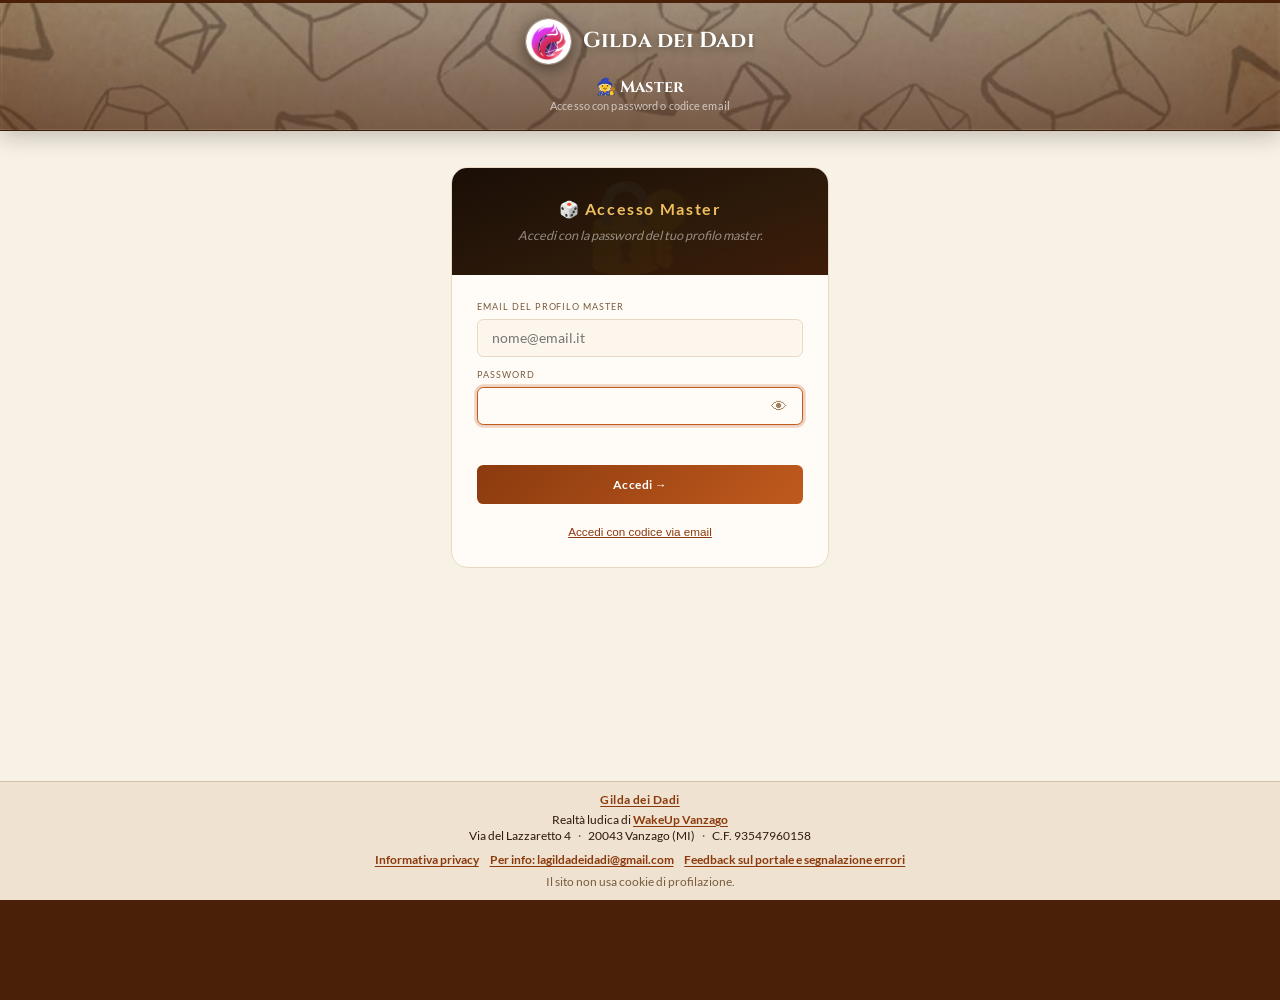
<file: stage/master/index.html>
<!DOCTYPE html>
<html lang="it" data-pagina="master">
<head>
<meta charset="UTF-8">
<meta http-equiv="Content-Security-Policy" content="default-src 'self'; script-src 'self' 'unsafe-inline'; style-src 'self' 'unsafe-inline'; img-src 'self' data: https:; font-src 'self' data:; connect-src 'self' https://script.google.com https://script.googleusercontent.com; object-src 'none'; base-uri 'none'; form-action 'self'">
<meta name="referrer" content="no-referrer">
<meta name="viewport" content="width=device-width, initial-scale=1, viewport-fit=cover">
<meta name="theme-color" content="#8B4513">
<meta name="mobile-web-app-capable" content="yes">
<title>Prenotazioni · Gilda dei Dadi</title>
<link rel="icon" type="image/png" sizes="96x96" href="../assets/img/logo-mark-96.png">
<link rel="apple-touch-icon" href="../assets/img/logo-touch-192.png">
<link rel="preload" as="image" href="../assets/img/dice-parchment.jpg">
<link rel="stylesheet" href="../assets/css/app.css?v=1964800">
<script src="../assets/js/config.js?v=1964800" defer></script>
<script src="../assets/js/environment.js?v=1964800" defer></script>
<script src="../assets/js/api-client.js?v=1964800" defer></script>
<script src="../assets/js/bootstrap.js?v=1964800" defer></script>
<script src="../assets/js/app.js?v=1964800" defer></script>
<script src="../assets/js/session.js?v=1964800" defer></script>
</head>
<body>
<!-- ═══ HEADER ═══ -->
<header id="app-header">
 <div class="h-inner">
 <div class="h-brand-row" id="h-brand-row" style="display:flex;justify-content:center">
 <a href="https://www.wakeupvanzago.it/gilda-dei-dadi" target="_blank" class="h-logo-wrap">
 <img id="h-logo" src="../assets/img/logo-mark-192.png" alt="Gilda dei Dadi">
 <span class="h-org-name" data-org-name>Gilda dei Dadi</span>
 </a>
 </div>
 
 <nav id="org-macro-tabs" class="org-macro-tabs" aria-label="Sezioni organizzatore" data-org-only style="display:none">
 <button type="button" class="tab-btn org-macro-btn active" data-macro="macro-stats" onclick="switchOrgMacro('macro-stats',this)" title="Statistiche">📊 Statistiche</button>
 <button type="button" class="tab-btn org-macro-btn" data-macro="macro-utenti" onclick="switchOrgMacro('macro-utenti',this)" title="Anagrafiche">👤 Anagrafiche</button>
 <button type="button" class="tab-btn org-macro-btn" data-macro="macro-eventi" onclick="switchOrgMacro('macro-eventi',this)" title="Eventi e Tavoli">📌 Eventi</button>
 <button type="button" class="tab-btn org-macro-btn" data-macro="macro-setup" onclick="switchOrgMacro('macro-setup',this)" title="Setup">🔧 Setup</button>
 </nav>
 
 <nav id="master-macro-tabs" class="org-macro-tabs" aria-label="Sezioni master" hidden>
 <button type="button" class="tab-btn org-macro-btn master-macro-btn active" data-master-panel="m-panel-avventure" onclick="switchMasterMacroTab('m-panel-avventure',this)" title="Le tue avventure">🎲 Avventure</button>
 <button type="button" class="tab-btn org-macro-btn master-macro-btn" data-master-panel="m-panel-tavoli" onclick="switchMasterMacroTab('m-panel-tavoli',this)" title="Sessioni dove proporre">📅 Sessioni</button>
 <button type="button" class="tab-btn org-macro-btn master-macro-btn" data-master-panel="m-panel-impegni" onclick="switchMasterMacroTab('m-panel-impegni',this)" title="Le avventure che porterai">🧳 Impegni</button>
 </nav>
 <nav id="sede-macro-tabs" class="org-macro-tabs" aria-label="Sezioni co-organizzatore" hidden>
 <button type="button" class="tab-btn org-macro-btn sede-macro-btn active" title="Eventi del co-organizzatore">📅 Eventi</button>
 </nav>
 <div class="h-trailing" id="h-trailing">
 <div class="h-meta">
 <h1 id="h-title">⚔️ Sistema Prenotazioni</h1>
 <p id="h-sub">Caricamento…</p>
 </div>
 
 <div id="h-org-actions" class="h-org-actions" aria-label="Azioni organizzatore" data-org-only style="display:none">
 <button type="button" class="org-header-btn" onclick="caricaOrg()" title="Ricarica dati dashboard">↺ Aggiorna</button>
 <button type="button" class="org-header-btn" onclick="logoutOrg()" title="Esci dall'area organizzatore">⇦ Esci</button>
 </div>
 
 <div id="h-master-actions" class="h-org-actions" aria-label="Azioni master">
 <button type="button" class="org-header-btn" onclick="apriMasterModificaInfoPopup()" title="Modifica info master">✏️ Info</button>
 <button type="button" class="org-header-btn" onclick="caricaAreaMaster()" title="Ricarica area master">↺ Aggiorna</button>
 </div>
 <div id="h-acc-actions" class="h-org-actions" aria-label="Azioni accoglienza">
 <button type="button" class="org-header-btn" onclick="accRicarica()" title="Ricarica dati">↺ Aggiorna</button>
 <button type="button" class="org-header-btn" onclick="accLogout()" title="Esci">⇦ Esci</button>
 </div>
 <div id="h-sede-actions" class="h-org-actions" aria-label="Azioni co-organizzatore">
 <button type="button" class="org-header-btn" onclick="tornaAccessoSede()" title="Torna all'elenco co-organizzatori">⇦ Elenco</button>
 <button type="button" class="org-header-btn" onclick="caricaAreaSede()" title="Ricarica area co-organizzatore">↺ Aggiorna</button>
 </div>
 </div>
 </div>
</header>

<!-- ═══ APP ═══ -->
<div class="wrap" id="app">
 <!-- Token invito co-prenotante (stesso valore della query della richiesta a /exec); letto da JS dopo il parse. -->
 <script type="application/json" id="gilda-invite-token-json">""</script>

 <!-- Loader -->
 <div id="loader" class="loader">
 <div class="dice-loader">
 <svg viewBox="0 0 52 52" fill="none" xmlns="http://www.w3.org/2000/svg">
 <rect x="4" y="4" width="44" height="44" rx="10" stroke="#c05a1e" stroke-width="2.5" fill="none"/>
 <circle cx="17" cy="17" r="4" fill="#c9922a"/>
 <circle cx="35" cy="17" r="4" fill="#c9922a"/>
 <circle cx="26" cy="26" r="4" fill="#c9922a"/>
 <circle cx="17" cy="35" r="4" fill="#c9922a"/>
 <circle cx="35" cy="35" r="4" fill="#c9922a"/>
 </svg>
 </div>
 <span id="loader-msg">Caricamento…</span>
 </div>

 <div id="no-uuid" class="hidden"></div>

 <!-- ═══ ACCESSO MASTER (codice email) ═══ -->
 <div id="master-login" class="hidden">
 <div class="login-box">
 <div class="login-head">
 <h2>🎲 Accesso Master</h2>
 <p>Accedi con la password del tuo profilo master.</p>
 </div>
 <div class="login-body">
 <div class="field first" id="master-login-email-wrap">
 <label class="lbl" for="master-login-email">Email del profilo master</label>
 <input type="email" id="master-login-email" placeholder="nome@email.it" autocomplete="email" onkeydown="if(event.key==='Enter')verificaPasswordMasterLogin()">
 </div>
 <div class="field" style="margin-top:12px">
 <label class="lbl" for="master-login-pwd">Password</label>
 <div class="pwd-wrap"><input type="password" id="master-login-pwd" autocomplete="current-password" onkeydown="if(event.key==='Enter')verificaPasswordMasterLogin()"><button type="button" class="pwd-tog" onclick="togglePwd('master-login-pwd')">👁</button></div>
 </div>
 <div class="login-err" id="master-pwd-err" aria-live="polite"></div>
 <div style="margin-top:14px">
 <button type="button" class="btn btn-p btn-full btn-lg" onclick="verificaPasswordMasterLogin()">Accedi →</button>
 </div>
 <div style="margin-top:18px;text-align:center">
 <button type="button" class="login-link-btn" aria-expanded="false" aria-controls="master-otp-box" onclick="toggleOtpMasterLogin(this)">Accedi con codice via email</button>
 </div>
 <div id="master-otp-box" class="hidden" style="margin-top:12px">
 <p class="hint" id="master-login-hint" style="margin-bottom:10px">Invia un codice all’email del tuo profilo.</p>
 <button type="button" class="btn btn-s btn-full" id="master-otp-send-btn" onclick="inviaOtpMasterLogin()">Invia codice</button>
 <div class="field" style="margin-top:14px">
 <label class="lbl" for="master-otp-code">Codice ricevuto</label>
 <input type="text" id="master-otp-code" inputmode="numeric" autocomplete="one-time-code" maxlength="8" placeholder="123456" onkeydown="if(event.key==='Enter')verificaOtpMasterLogin()">
 </div>
 <div class="login-err" id="master-login-err" aria-live="polite"></div>
 <div style="margin-top:14px">
 <button type="button" class="btn btn-s btn-full" onclick="verificaOtpMasterLogin()">Accedi con codice →</button>
 </div>
 </div>
 </div>
 </div>
 </div>

 <!-- ═══ CAMBIO PASSWORD MASTER ═══ -->
 <div id="master-pwd-overlay" class="overlay hidden" onclick="if(event.target===this)chiudiCambioPasswordMaster()" role="dialog" aria-modal="true" aria-labelledby="master-pwd-title">
 <div class="dialog" onclick="event.stopPropagation()" style="max-width:420px">
 <h3 id="master-pwd-title" style="margin:0 0 14px">🔑 Cambia password</h3>
 <div class="field first"><label class="lbl" for="master-pwd-old">Password attuale</label><div class="pwd-wrap"><input type="password" id="master-pwd-old" autocomplete="current-password"><button type="button" class="pwd-tog" onclick="togglePwd('master-pwd-old')">👁</button></div></div>
 <div class="field" style="margin-top:10px"><label class="lbl" for="master-pwd-new">Nuova password (min. 6 caratteri)</label><div class="pwd-wrap"><input type="password" id="master-pwd-new" autocomplete="new-password"><button type="button" class="pwd-tog" onclick="togglePwd('master-pwd-new')">👁</button></div></div>
 <div class="field" style="margin-top:10px"><label class="lbl" for="master-pwd-new2">Ripeti nuova password</label><div class="pwd-wrap"><input type="password" id="master-pwd-new2" autocomplete="new-password" onkeydown="if(event.key==='Enter')salvaCambioPasswordMaster()"><button type="button" class="pwd-tog" onclick="togglePwd('master-pwd-new2')">👁</button></div></div>
 <div class="login-err" id="master-pwd-chg-err" aria-live="polite"></div>
 <div class="dlg-btns" style="margin-top:16px">
 <button type="button" class="btn btn-o" onclick="chiudiCambioPasswordMaster()">Annulla</button>
 <button type="button" class="btn btn-p" onclick="salvaCambioPasswordMaster()">Salva</button>
 </div>
 </div>
 </div>

 <!-- ═══ AREA MASTER ═══ -->
 <div id="master-main" class="hidden">
 <div id="master-fa"></div>

 <div class="card master-profile-card">
 <div class="card-head">
 <div class="card-head-icon">🧙</div>
 <div style="display:flex;flex-direction:column;gap:2px;align-items:flex-start;min-width:0">
 <h2 id="m-nome" style="margin:0">Area Master</h2>
 <div id="m-nick" style="font-size:13px;font-weight:600;color:rgba(255,255,255,.88);line-height:1.25;letter-spacing:.04em"></div>
 </div>
 <button type="button" class="btn btn-o btn-sm" style="margin-left:auto" onclick="apriCambioPasswordMaster()">🔑 Password</button>
 </div>
 <div class="card-body">
 <div class="master-profile-grid">
 <div>
 <div class="lbl" style="margin-bottom:4px">Email</div>
 <div id="m-email" style="font-weight:600;word-break:break-word">—</div>
 </div>
 <div>
 <div class="lbl" style="margin-bottom:4px">Cellulare</div>
 <div id="m-cell" style="font-weight:600">—</div>
 </div>
 </div>
 </div>
 </div>

 <div id="m-panel-avventure" class="m-panel">
 <div style="display:flex;align-items:center;justify-content:space-between;gap:12px;flex-wrap:wrap;margin-bottom:10px">
 <div class="sec-title" style="margin:0">🎲 Le tue avventure</div>
 <button type="button" class="btn btn-s btn-sm" onclick="apriMasterNuovaAvventuraPopup()">➕ Nuova avventura</button>
 </div>
 <div id="m-avventure-tabs" class="m-avventure-tabs" style="display:none;flex-wrap:wrap;gap:8px;margin-bottom:14px;align-items:center"></div>
 <div id="m-avventure-cards"></div>
 </div>

 <div id="m-panel-tavoli" class="m-panel hidden">
 <div style="display:flex;align-items:center;justify-content:space-between;gap:12px;flex-wrap:wrap;margin-bottom:10px">
 <div class="sec-title" style="margin:0">📅 Prossime aree senza un tuo tavolo</div>
 </div>
 <div id="m-prossimi-tavoli-cards"></div>
 </div>

 <div id="m-panel-impegni" class="m-panel hidden">
 <div style="display:flex;align-items:center;justify-content:space-between;gap:12px;flex-wrap:wrap;margin-bottom:10px">
 <div class="sec-title" style="margin:0">🧳 Le avventure che porterai</div>
 </div>
 <div id="m-impegni-cards"></div>
 </div>
 </div>

 <div id="sede-iscrivi-overlay" class="overlay hidden" onclick="if(event.target===this)chiudiSedeIscriviPopup()">
 <div class="dialog modifica-dialog" onclick="event.stopPropagation()">
 <h3 class="modifica-dialog-title" id="s-isc-title">➕ Aggiungi iscritto</h3>
 <div class="modifica-content">
 <input type="hidden" id="s-isc-event-id">
 <input type="hidden" id="s-isc-sessione-id">
 <input type="hidden" id="s-isc-tavolo-id">
 <input type="hidden" id="s-isc-mode" value="tavolo">
 <div id="s-isc-ctx" class="hint" style="margin-bottom:10px"></div>
 <div id="s-isc-pick" class="hidden" style="margin-bottom:12px">
 <p class="hint" style="margin:0 0 8px">Scegli uno o più tavoli (anche su sessioni diverse): è una prenotazione completa sull’evento.</p>
 <div id="s-isc-pick-list" class="sede-isc-pick-list"></div>
 </div>
 <div class="field first">
 <label class="lbl" for="s-isc-nome">Nome *</label>
 <input type="text" id="s-isc-nome" autocomplete="name">
 </div>
 <div class="row2">
 <div class="field first">
 <label class="lbl" for="s-isc-email">Email (opzionale)</label>
 <input type="email" id="s-isc-email" autocomplete="email" placeholder="se ce l’hanno">
 </div>
 <div class="field first">
 <label class="lbl" for="s-isc-cell">Cellulare</label>
 <input type="text" id="s-isc-cell" autocomplete="tel">
 </div>
 </div>
 <div class="row2">
 <div class="field first">
 <label class="lbl" for="s-isc-num">Persone</label>
 <input type="number" id="s-isc-num" min="1" value="1">
 </div>
 <div class="field first">
 <label class="lbl" for="s-isc-fascia">Fascia età</label>
 <select id="s-isc-fascia"></select>
 </div>
 </div>
 <label style="display:flex;align-items:center;gap:8px;margin-top:10px;font-size:13px">
 <input type="checkbox" id="s-isc-email-send">
 Invia email di conferma (solo se c’è email)
 </label>
 </div>
 <footer class="modifica-dialog-footer">
 <button type="button" class="btn btn-o btn-sm" onclick="chiudiSedeIscriviPopup()">Annulla</button>
 <button type="button" class="btn btn-s btn-sm" id="s-isc-submit" onclick="confermaSedeIscrivi()">Salva iscrizione</button>
 </footer>
 </div>
 </div>
 <!-- OVERLAY CONFIRM -->
 <div id="overlay" class="overlay hidden">
 <div class="dialog">
 <h3>⚠️ Conferma operazione</h3>
 <p id="ov-msg"></p>
 <label id="ov-notify-wrap" class="hidden" style="display:none;align-items:center;gap:8px;cursor:pointer;font-size:13px;margin:12px 0 4px">
 <input type="checkbox" id="ov-notify" style="width:auto" checked>
 <span>Avvisa l'utente via email</span>
 </label>
 <div class="dlg-btns">
 <button class="btn btn-o" id="ov-no">Annulla</button>
 <button class="btn btn-d" id="ov-ok">Sì, procedi</button>
 </div>
 </div>
 </div>

 <!-- OVERLAY MODIFICA PRENOTAZIONE -->
 <div id="modifica-overlay" class="overlay hidden" onclick="if(event.target===this)hide('modifica-overlay')">
 <div class="dialog modifica-dialog" onclick="event.stopPropagation()">
 <h3 id="modifica-dialog-title" class="modifica-dialog-title">✏️ Modifica</h3>
 <div id="modifica-content" class="modifica-content"></div>
 <footer id="modifica-dialog-footer" class="modifica-dialog-footer"></footer>
 </div>
 </div>

 <!-- OVERLAY AZIONI SALVATAGGIO (senza nascondere la pagina) -->
 <div id="action-overlay" class="overlay hidden" role="dialog" aria-modal="true" aria-labelledby="action-overlay-msg">
 <div class="dialog" style="max-width:360px;text-align:center">
 <div class="dice-loader" aria-hidden="true">
 <svg viewBox="0 0 52 52" fill="none" xmlns="http://www.w3.org/2000/svg">
 <rect x="4" y="4" width="44" height="44" rx="10" stroke="#c05a1e" stroke-width="2.5" fill="none"/>
 <circle cx="17" cy="17" r="4" fill="#c9922a"/>
 <circle cx="35" cy="17" r="4" fill="#c9922a"/>
 <circle cx="26" cy="26" r="4" fill="#c9922a"/>
 <circle cx="17" cy="35" r="4" fill="#c9922a"/>
 <circle cx="35" cy="35" r="4" fill="#c9922a"/>
 </svg>
 </div>
 <p id="action-overlay-msg" style="margin:0;font-style:italic;color:var(--smoke)">Salvataggio in corso…</p>
 </div>
 </div>

 <!-- OVERLAY PASSWORD CO-ORGANIZZATORE -->
 <div id="sede-pwd-overlay" class="overlay hidden" onclick="if(event.target===this)chiudiSedePwdOverlay()" role="dialog" aria-modal="true" aria-labelledby="sede-pwd-title">
 <div class="dialog modifica-dialog" onclick="event.stopPropagation()">
 <h3 id="sede-pwd-title" class="modifica-dialog-title">🔑 Password co-organizzatore</h3>
 <div class="modifica-content">
 <p id="sede-pwd-sub" style="font-size:13.5px;color:var(--smoke);margin-bottom:12px"></p>
 <label class="lbl" for="sede-pwd-new">Nuova password (min. 6 caratteri)</label>
 <div class="pwd-wrap">
 <input type="password" id="sede-pwd-new" autocomplete="new-password" placeholder="••••••••••" onkeydown="if(event.key==='Enter')document.getElementById('sede-pwd-confirm').focus()">
 <button class="pwd-tog" onclick="togglePwd('sede-pwd-new')" type="button" aria-label="Mostra password">👁</button>
 </div>
 <label class="lbl" for="sede-pwd-confirm" style="margin-top:10px">Ripeti password</label>
 <div class="pwd-wrap">
 <input type="password" id="sede-pwd-confirm" autocomplete="new-password" placeholder="••••••••••" onkeydown="if(event.key==='Enter')salvaSedePwdOverlay()">
 <button class="pwd-tog" onclick="togglePwd('sede-pwd-confirm')" type="button" aria-label="Mostra password">👁</button>
 </div>
 <p id="sede-pwd-err" class="hint" role="alert" style="color:#b71c1c;margin-top:8px;min-height:1em"></p>
 </div>
 <footer class="modifica-dialog-footer">
 <button type="button" class="btn btn-o btn-sm" onclick="chiudiSedePwdOverlay()">✕ Annulla</button>
 <button type="button" class="btn btn-s btn-sm" id="sede-pwd-save" onclick="salvaSedePwdOverlay()">🔑 Salva password</button>
 </footer>
 </div>
 </div>

 <!-- OVERLAY NOTIFICA NUOVO EVENTO -->
 <div id="notifica-overlay" class="overlay hidden" onclick="if(event.target===this)hide('notifica-overlay')">
 <div class="dialog modifica-dialog" onclick="event.stopPropagation()">
 <h3 id="notifica-dialog-title" class="modifica-dialog-title">📣 Invia notifica nuovo evento</h3>
 <div id="notifica-content" class="modifica-content">
 <p style="font-size:13.5px;color:var(--smoke);margin-bottom:10px">
 Scegli a chi inviare l'email di annuncio per questo evento.
 </p>
 <div style="display:flex;flex-direction:column;gap:6px;font-size:13px;color:var(--ink2);margin-bottom:8px">
 <label style="display:flex;align-items:flex-start;gap:8px;cursor:pointer;">
 <input type="radio" name="notifica-mode" id="notifica-mode-utenti" value="utenti" style="width:auto" checked>
 <span>
 <strong>Invia a tutti gli utenti</strong>
 <div style="font-size:12px;color:var(--ash)">Usa tutti gli indirizzi presenti nel foglio Utenti.</div>
 </span>
 </label>
 <label style="display:flex;align-items:flex-start;gap:8px;cursor:pointer;">
 <input type="radio" name="notifica-mode" id="notifica-mode-test" value="test" style="width:auto">
 <span>
 <strong>Invia solo ai test</strong>
 <div style="font-size:12px;color:var(--ash)">Invia la notifica solo agli indirizzi di test configurati.</div>
 </span>
 </label>
 </div>
 </div>
 <footer class="modifica-dialog-footer">
 <button type="button" class="btn btn-o btn-sm" onclick="hide('notifica-overlay')">✕ Annulla</button>
 <button type="button" class="btn btn-s btn-sm" onclick="confermaInviaNotificaNuovoEvento()">📣 Invia notifica</button>
 </footer>
 </div>
 </div>

 <!-- OVERLAY DETTAGLI UTENTE (organizzatore) -->
 <div id="utente-detail-overlay" class="overlay hidden" onclick="if(event.target===this)closeUtenteDetailOverlay()">
 <div class="dialog user-detail-dialog" onclick="event.stopPropagation()">
 <div class="card-head user-detail-head">
 <div class="card-head-icon">👤</div>
 <h2>Dettagli utente</h2>
 <button type="button" class="btn btn-o btn-sm user-detail-close" onclick="closeUtenteDetailOverlay()" aria-label="Chiudi">✕</button>
 </div>
 <div id="utente-detail-content" class="user-detail-content"></div>
 </div>
 </div>

 <!-- POPUP giochi disponibili (GDT / gioco libero) -->
 <div id="reg-gdt-giochi-overlay" class="overlay hidden" onclick="if(event.target===this)chiudiRegGdtGiochiPopup()" role="dialog" aria-modal="true" aria-labelledby="reg-gdt-giochi-title">
 <div class="dialog" style="max-width:420px" onclick="event.stopPropagation()">
 <div style="display:flex;align-items:flex-start;justify-content:space-between;gap:12px;margin-bottom:12px">
 <h3 id="reg-gdt-giochi-title" style="margin:0">🎲 Giochi presenti</h3>
 <button type="button" class="btn btn-o btn-sm" onclick="chiudiRegGdtGiochiPopup()" aria-label="Chiudi">✕</button>
 </div>
 <p id="reg-gdt-giochi-sess" class="hint" style="margin-top:0;margin-bottom:12px"></p>
 <ul id="reg-gdt-giochi-list" style="margin:0;padding-left:1.2em;font-size:15px;color:var(--ink);line-height:1.55"></ul>
 <div class="dlg-btns" style="margin-top:20px">
 <button type="button" class="btn btn-s btn-full" onclick="chiudiRegGdtGiochiPopup()">Chiudi</button>
 </div>
 </div>
 </div>

 <!-- OVERLAY DOMANDE FEEDBACK (organizzatore) -->
<div id="modfb-overlay" class="overlay hidden">
 <div class="dialog" style="max-width:680px">
 <h3>📝 Domande del feedback</h3>
 <div id="modfb-body"></div>
 <div style="display:flex;justify-content:flex-end;gap:8px;margin-top:14px">
 <button class="btn btn-o" type="button" onclick="hide('modfb-overlay')">Chiudi</button>
 <button class="btn btn-s" type="button" id="modfb-save" onclick="modfbSalva()">Salva modulo</button>
 </div>
 </div>
</div>
<!-- OVERLAY FEEDBACK -->
 <div id="feedback-overlay" class="overlay hidden">
 <div class="dialog" style="max-width:480px">
 <h3>💬 Lascia un feedback</h3>
 <p style="font-size:14px;color:var(--smoke);margin-bottom:16px">Suggerimenti, problemi o commenti: li leggeremo e ci aiuteranno a migliorare il servizio.</p>
 <div class="field first">
 <label class="lbl">Riguarda</label>
 <select id="fb-source">
 <option value="registrazione">Registrazione / prenotazione</option>
 <option value="area_utente">Le mie prenotazioni</option>
 <option value="dashboard_organizzatore">Dashboard organizzatore</option>
 <option value="altro">Altro</option>
 </select>
 </div>
 <div class="row2">
 <div class="field first">
 <label class="lbl">Nome <span class="lbl-note">facoltativo</span></label>
 <input type="text" id="fb-nome" placeholder="Mario R.">
 </div>
 <div class="field first">
 <label class="lbl">Email <span class="lbl-note">facoltativo</span></label>
 <input type="email" id="fb-email" placeholder="mario@email.it">
 </div>
 </div>
 <div class="field">
 <label class="lbl">Messaggio *</label>
 <textarea id="fb-messaggio" placeholder="Scrivi qui il tuo feedback…" rows="4"></textarea>
 </div>
 <div id="fb-flash" class="hidden" style="margin-bottom:12px"></div>
 <div class="dlg-btns">
 <button class="btn btn-o" onclick="hide('feedback-overlay')">Annulla</button>
 <button class="btn btn-s" id="fb-invia" onclick="inviaFeedbackFront()">Invia feedback</button>
 </div>
 </div>
 </div>

 <!-- POPUP notifiche successo / errore / info (sostituisce i banner flash) -->
 <div id="notify-popup" class="overlay hidden notify-popup-overlay" onclick="if(event.target===this)hideNotifyPopup()" role="dialog" aria-modal="true" aria-labelledby="notify-popup-msg">
 <div class="dialog notify-popup-card" id="notify-popup-card" onclick="event.stopPropagation()">
 <div class="notify-popup-icon-wrap" id="notify-popup-icon" aria-hidden="true">✅</div>
 <p class="notify-popup-text" id="notify-popup-msg"></p>
 <button type="button" class="btn btn-p btn-full" id="notify-popup-ok">OK</button>
 </div>
 </div>

 <div id="mail-detail-overlay" class="overlay hidden" onclick="if(event.target===this)chiudiMailDetailPopup()" role="dialog" aria-modal="true" aria-labelledby="mail-detail-title">
 <div class="dialog mail-detail-dialog" onclick="event.stopPropagation()">
 <h3 id="mail-detail-title">📧 Dettaglio invio</h3>
 <div id="mail-detail-content"></div>
 <div class="dlg-btns">
 <button type="button" class="btn btn-o btn-sm" onclick="chiudiMailDetailPopup()">Chiudi</button>
 </div>
 </div>
 </div>

 <div id="avviso-evento-overlay" class="overlay hidden" onclick="if(event.target===this)chiudiAvvisoEventoPopup()" role="dialog" aria-modal="true" aria-labelledby="avviso-evento-title">
 <div class="dialog avviso-evento-dialog" onclick="event.stopPropagation()">
 <h3 id="avviso-evento-title">📬 Stato avviso evento</h3>
 <div id="avviso-evento-subtitle" style="font-size:13px;color:var(--smoke)"></div>
 <div class="avviso-evento-tabs">
 <button type="button" class="tab-btn avviso-evento-tab" data-avv-tab="ricevuto" onclick="switchAvvisoEventoTab('ricevuto', this)">✅ Ricevuto</button>
 <button type="button" class="tab-btn avviso-evento-tab" data-avv-tab="attesa" onclick="switchAvvisoEventoTab('attesa', this)">⏳ In attesa</button>
 <button type="button" class="tab-btn avviso-evento-tab active" data-avv-tab="mancanti" onclick="switchAvvisoEventoTab('mancanti', this)">📭 Mancanti</button>
 </div>
 <div id="avviso-evento-list" class="avviso-evento-list"></div>
 <div class="dlg-btns">
 <button type="button" class="btn btn-p btn-sm" onclick="apriInvioNotificaDaPopupAvviso()">📣 Invia notifica</button>
 <button type="button" class="btn btn-o btn-sm" onclick="chiudiAvvisoEventoPopup()">Chiudi</button>
 </div>
 </div>
 </div>

 <!-- OVERLAY UNIFICA NOME (area utente: più varianti di nome nelle prenotazioni) -->
 <div id="nome-unifica-overlay" class="overlay hidden" role="dialog" aria-modal="true" aria-labelledby="nome-unifica-title">
 <div class="dialog" style="max-width:440px" onclick="event.stopPropagation()">
 <h3 id="nome-unifica-title">👤 Scegli il tuo nome ufficiale</h3>
 <p style="font-size:14px;color:var(--smoke);line-height:1.55;margin:0 0 14px">
 Abbiamo trovato <strong>più versioni del nome</strong> associato al tuo account (probabilmente da prenotazioni inserite in modo diverso).
 Scegli quella che vuoi usare: <strong>aggiorneremo il foglio Utenti</strong> e <strong>tutte le righe delle tue prenotazioni</strong> (file Risposte) con questo nome.
 </p>
 <div id="nome-unifica-list" class="nome-unifica-list" style="margin-bottom:16px"></div>
 <p id="nome-unifica-flash" class="hidden" style="font-size:13px;margin-bottom:12px"></p>
 <div class="dlg-btns">
 <button type="button" class="btn btn-s" id="nome-unifica-btn" onclick="confermaUnificaNomeUtente()">Conferma e aggiorna</button>
 </div>
 </div>
 </div>

 <!-- OVERLAY ISCRIZIONE MANUALE TAVOLO (organizzatore) -->
 <div id="org-manual-overlay" class="overlay hidden" onclick="if(event.target===this)hide('org-manual-overlay')">
 <div class="dialog modifica-dialog" style="max-width:440px" onclick="event.stopPropagation()">
 <h3 id="org-manual-title" class="modifica-dialog-title">Aggiungi iscritto</h3>
 <div class="modifica-content" style="padding-top:4px">
 <p style="font-size:13px;color:var(--smoke);margin:0 0 12px">Registra una prenotazione come se fosse compilata dal sito: viene creato un UUID collegato all’email (o riusato se l’email esiste già).</p>
 <input type="hidden" id="org-manual-ev">
 <input type="hidden" id="org-manual-sess">
 <input type="hidden" id="org-manual-tav-id">
 <div class="field first" style="margin-bottom:10px">
 <label class="lbl">Utente già presente <span class="lbl-note">opzionale</span></label>
 <input type="text" id="org-manual-user-search" list="org-manual-user-list" placeholder="Cerca nome o email">
 <datalist id="org-manual-user-list"></datalist>
 <div class="hint">Seleziona un utente esistente per precompilare i campi.</div>
 </div>
 <div class="row2">
 <div class="field first">
 <label class="lbl">Nome e cognome *</label>
 <input type="text" id="org-manual-nome" autocomplete="name" placeholder="Mario Rossi">
 </div>
 <div class="field first">
 <label class="lbl">Email *</label>
 <input type="email" id="org-manual-email" autocomplete="email" placeholder="mario@email.it">
 </div>
 </div>
 <div class="field first" style="margin-top:10px">
 <label class="lbl">Cellulare <span class="lbl-note">facoltativo</span></label>
 <input type="tel" id="org-manual-cell" autocomplete="tel" placeholder="+39 …">
 </div>
 <div class="row2" style="margin-top:10px">
 <div class="field first">
 <label class="lbl">Persone</label>
 <input type="number" id="org-manual-num" min="1" max="99" value="1" style="max-width:120px">
 </div>
 <div class="field first" id="org-manual-fascia-wrap">
 <label class="lbl">Fascia d’età</label>
 <select id="org-manual-fascia-select" class="hidden" style="width:100%"></select>
 <input type="text" id="org-manual-fascia-text" class="hidden" placeholder="es. 18–25 anni" style="width:100%">
 </div>
 </div>
 <div class="field first" style="margin-top:10px">
 <label style="display:flex;align-items:center;gap:8px;cursor:pointer;font-size:13px">
 <input type="checkbox" id="org-manual-invia-email" style="width:auto">
 Invia email di conferma all’indirizzo indicato
 </label>
 </div>
 <div id="org-manual-pwd-row" class="field first hidden" style="margin-top:10px">
 <label class="lbl">Password organizzatore</label>
 <input type="password" id="org-manual-pwd" autocomplete="off" placeholder="Solo se non hai fatto login in questa sessione">
 </div>
 <div id="org-manual-err" style="margin-top:10px;font-size:13px;color:var(--err)"></div>
 </div>
 <footer class="modifica-dialog-footer">
 <button type="button" class="btn btn-o btn-sm" onclick="hide('org-manual-overlay')">Annulla</button>
 <button type="button" class="btn btn-s btn-sm" id="org-manual-submit" onclick="orgInviaIscrizioneManuale()">Aggiungi iscritto</button>
 </footer>
 </div>
 </div>

 <!-- OVERLAY SPOSTA PRENOTAZIONE (organizzatore) -->
 <div id="org-move-overlay" class="overlay hidden" onclick="if(event.target===this)hide('org-move-overlay')">
 <div class="dialog modifica-dialog" style="max-width:500px" onclick="event.stopPropagation()">
 <h3 id="org-move-title" class="modifica-dialog-title">Sposta prenotazione</h3>
 <div class="modifica-content" style="padding-top:4px">
 <p style="font-size:13px;color:var(--smoke);margin:0 0 12px">Sposta questa prenotazione su un altro tavolo della stessa sessione.</p>
 <div id="org-move-summary"></div>
 <input type="hidden" id="org-move-ev">
 <input type="hidden" id="org-move-sess">
 <input type="hidden" id="org-move-uuid">
 <input type="hidden" id="org-move-old">
 <input type="hidden" id="org-move-num">
 <input type="hidden" id="org-move-fascia">
 <div class="field first">
 <label class="lbl">Nuovo tavolo</label>
 <select id="org-move-target" style="width:100%" onchange="orgMoveOnTargetChange()"></select>
 </div>
 <div class="field first" style="margin-top:10px">
 <label class="lbl">Messaggio per il prenotante</label>
 <div style="display:flex;flex-wrap:wrap;gap:8px;margin-bottom:8px">
 <button type="button" class="btn btn-o btn-sm" onclick="orgMoveApplicaTemplateMaster()">Master assente / avventura cambiata</button>
 </div>
 <textarea id="org-move-motivo" rows="5" maxlength="500" placeholder="Es. per problemi organizzativi il master non potra essere presente; abbiamo spostato la prenotazione su un'altra avventura…" style="width:100%;resize:vertical;min-height:96px"></textarea>
 <div style="font-size:11px;color:var(--ash);margin-top:4px">Se invii l'email, questo testo viene mostrato al prenotante (puoi modificarlo prima di confermare).</div>
 </div>
 <label style="display:flex;align-items:center;gap:8px;cursor:pointer;font-size:13px;margin-top:10px">
 <input type="checkbox" id="org-move-notify" style="width:auto">
 Avvisa l'utente via email dello spostamento
 </label>
 <div id="org-move-err" style="margin-top:10px;font-size:13px;color:var(--err)"></div>
 </div>
 <footer class="modifica-dialog-footer" style="flex-wrap:wrap;gap:8px">
 <button type="button" class="btn btn-d btn-sm" id="org-move-cancel-part" onclick="orgCancellaDaOverlaySposta()" title="Cancella la prenotazione di questo partecipante">Cancella partecipazione</button>
 <span style="flex:1 1 auto"></span>
 <button type="button" class="btn btn-o btn-sm" onclick="hide('org-move-overlay')">Annulla</button>
 <button type="button" class="btn btn-s btn-sm" id="org-move-submit" onclick="orgConfermaSpostaPrenotazione()">Sposta</button>
 </footer>
 </div>
 </div>

 <!-- OVERLAY MODIFICA TAVOLO (organizzatore) -->
 <div id="org-tav-edit-overlay" class="overlay hidden" onclick="if(event.target===this)hide('org-tav-edit-overlay')">
 <div class="dialog modifica-dialog" style="max-width:520px" onclick="event.stopPropagation()">
 <h3 id="org-tav-edit-title" class="modifica-dialog-title">Modifica tavolo</h3>
 <div class="modifica-content" style="padding-top:4px">
 <input type="hidden" id="org-tav-edit-ev">
 <input type="hidden" id="org-tav-edit-sess">
 <input type="hidden" id="org-tav-edit-id">
 <div class="org-tav-edit-block">
 <div class="org-tav-edit-block-title">Dati tavolo</div>
 <div class="row2">
 <div class="field first">
 <label class="lbl">ID tavolo</label>
 <input type="text" id="org-tav-edit-id-view" readonly>
 </div>
 <div class="field first">
 <label class="lbl">Sessione</label>
 <select id="org-tav-edit-sess-target" style="width:100%"></select>
 </div>
 </div>
 <div class="row2" style="margin-top:10px">
 <div class="field first">
 <label class="lbl">Tipo</label>
 <select id="org-tav-edit-tipo">
 <option value="GDR">GDR</option>
 <option value="GDT">GDT</option>
 <option value="PANEL">PANEL</option>
 <option value="GIOCO_LIBERO">GIOCO_LIBERO</option>
 </select>
 </div>
 <div class="field first">
 <label class="lbl">Max posti</label>
 <input type="number" id="org-tav-edit-max" min="1" max="99" value="5">
 </div>
 </div>
 <div class="field first" style="margin-top:10px">
 <label class="lbl">Fascia età minima</label>
 <select id="org-tav-edit-fascia-min">
 <option value="">Nessuna</option>
 </select>
 </div>
 <div class="field first" style="margin-top:10px">
 <label class="lbl">Note tavolo</label>
 <textarea id="org-tav-edit-desc-tavolo" rows="2" placeholder="Note del tavolo (sala, setup, logistica), indipendenti dall'avventura"></textarea>
 </div>
 <div class="field first" style="margin-top:10px;display:flex;gap:14px;flex-wrap:wrap">
 <label style="display:flex;align-items:center;gap:8px;cursor:pointer;font-size:13px">
 <input type="checkbox" id="org-tav-edit-show-master" style="width:auto">
 Mostra master nelle prenotazioni
 </label>
 <label style="display:flex;align-items:center;gap:8px;cursor:pointer;font-size:13px">
 <input type="checkbox" id="org-tav-edit-attivo" style="width:auto">
 Visibile nelle prenotazioni
 </label>
 </div>
 </div>
 <div class="org-tav-edit-avv-box">
 <div class="org-tav-edit-avv-title">Dettagli avventura</div>
 <p class="org-tav-edit-avv-sub">Seleziona un master e poi una sua avventura per compilare i campi in automatico.</p>
 <div class="row2" style="margin-top:8px">
 <div class="field first">
 <label class="lbl">Master</label>
 <select id="org-tav-edit-master-select" style="width:100%">
 <option value="">Seleziona master</option>
 </select>
 </div>
 <div class="field first">
 <label class="lbl">Avventura del master</label>
 <select id="org-tav-edit-avventura-select" style="width:100%">
 <option value="">Seleziona avventura</option>
 </select>
 <p class="hint" style="margin:6px 0 0;font-size:12px">L'elenco mostra le avventure attive del master selezionato.</p>
 </div>
 </div>
 <div class="row2" style="margin-top:10px">
 <div class="field first">
 <label class="lbl">Sistema di gioco</label>
 <div class="tav-sistema-wrap">
 <select id="org-tav-edit-sistema" style="width:100%">
 <option value="">Seleziona sistema</option>
 </select>
 <button type="button" class="btn-add-sistema" title="Aggiungi sistema" onclick="aggiungiNuovoSistemaGioco(this, 'org-tav-edit-sistema')">+</button>
 </div>
 </div>
 <div class="field first">
 <label class="lbl">Titolo avventura</label>
 <input type="text" id="org-tav-edit-titolo" placeholder="Titolo tavolo">
 </div>
 </div>
 <details class="org-tav-edit-advanced" id="org-tav-edit-avv-extra">
 <summary>Dettagli avventura avanzati</summary>
 <div class="org-tav-edit-advanced-body">
 <div class="field first" style="margin-top:6px">
 <label class="lbl">Sinossi</label>
 <textarea id="org-tav-edit-desc" rows="3" placeholder="Sinossi dell'avventura"></textarea>
 </div>
 <div class="row2" style="margin-top:10px">
 <div class="field first">
 <label class="lbl">Livello</label>
 <input type="text" id="org-tav-edit-livello" placeholder="Es. Base, Intermedio, 12+">
 </div>
 <div class="field first">
 <label class="lbl">Tono</label>
 <input type="text" id="org-tav-edit-tono" placeholder="Es. Epico, investigativo, leggero">
 </div>
 </div>
 <div class="row2" style="margin-top:10px">
 <div class="field first">
 <label class="lbl">Genere</label>
 <input type="text" id="org-tav-edit-tema" placeholder="Salvato sull'avventura collegata">
 </div>
 <div class="field first">
 <label class="lbl">Ambientazione</label>
 <input type="text" id="org-tav-edit-ambientazione" placeholder="Salvato sull'avventura collegata">
 </div>
 </div>
 <div class="field first" style="margin-top:10px">
 <label class="lbl">Tematiche sensibili</label>
 <input type="text" id="org-tav-edit-tematiche" placeholder="Es. violenza, horror, lutto">
 </div>
 </div>
 </details>
 </div>
 <div id="org-tav-edit-err" style="margin-top:10px;font-size:13px;color:var(--err)"></div>
 </div>
 <footer class="modifica-dialog-footer">
 <button type="button" class="btn btn-o btn-sm" onclick="hide('org-tav-edit-overlay')">Annulla</button>
 <button type="button" class="btn btn-s btn-sm" id="org-tav-edit-submit" onclick="orgConfermaModificaTavolo()">Salva tavolo</button>
 </footer>
 </div>
 </div>

 <!-- OVERLAY DETTAGLIO PRENOTAZIONE (mappa eventi – tabella sessione) -->
 <div id="org-mappa-pren-detail-overlay" class="overlay hidden" onclick="if(event.target===this)hide('org-mappa-pren-detail-overlay')">
 <div class="dialog modifica-dialog" style="max-width:480px" onclick="event.stopPropagation()">
 <h3 class="modifica-dialog-title">Dettaglio prenotazione</h3>
 <div class="modifica-content" style="padding-top:4px">
 <p id="org-mappa-pren-detail-sub" style="font-size:13px;color:var(--smoke);margin:0 0 12px;line-height:1.45"></p>
 <div id="org-mappa-pren-detail-body"></div>
 </div>
 <footer class="modifica-dialog-footer">
 <button type="button" class="btn btn-s btn-sm" onclick="hide('org-mappa-pren-detail-overlay')">Chiudi</button>
 </footer>
 </div>
 </div>

 <!-- OVERLAY LINK AREA MASTER (anagrafica Masters) -->
 <div id="org-master-link-overlay" class="overlay hidden" onclick="if(event.target===this)hide('org-master-link-overlay')">
 <div class="dialog modifica-dialog" style="max-width:520px" onclick="event.stopPropagation()">
 <h3 class="modifica-dialog-title">🔗 Link area master</h3>
 <div class="modifica-content" style="padding-top:4px">
 <p id="org-master-link-sub" style="font-size:13px;color:var(--smoke);margin:0 0 10px;line-height:1.45">
 Condividi questo indirizzo con il master per accedere all’area personale.
 </p>
 <input type="text" id="org-master-link-url" readonly style="width:100%;box-sizing:border-box;font-family:'DM Mono',monospace;font-size:12px;margin-bottom:12px">
 <div class="dlg-btns" style="flex-wrap:wrap;gap:8px;justify-content:flex-start;margin:0">
 <button type="button" class="btn btn-o btn-sm" onclick="orgCopiaLinkMaster()">📋 Copia</button>
 <button type="button" class="btn btn-s btn-sm" onclick="orgApriLinkMasterNuovaScheda()">Apri in nuova scheda</button>
 </div>
 </div>
 <footer class="modifica-dialog-footer">
 <button type="button" class="btn btn-s btn-sm" onclick="hide('org-master-link-overlay')">Chiudi</button>
 </footer>
 </div>
 </div>

 <!-- POPUP NUOVA AVVENTURA (area master) -->
 <div id="master-nuova-avventura-overlay" class="overlay hidden" onclick="if(event.target===this)chiudiMasterNuovaAvventuraPopup()">
 <div class="dialog modifica-dialog" style="max-width:640px" onclick="event.stopPropagation()">
 <h3 class="modifica-dialog-title" style="display:flex;align-items:center;justify-content:space-between;gap:12px">
 <span>➕ Nuova avventura</span>
 <button type="button" class="btn btn-o btn-sm user-detail-close" onclick="chiudiMasterNuovaAvventuraPopup()" aria-label="Chiudi">✕</button>
 </h3>
 <div class="modifica-content" style="padding-top:12px">
 <div class="row2">
 <div class="field first">
 <label class="lbl">Titolo avventura</label>
 <input type="text" id="m-new-titolo" placeholder="La cripta del drago">
 </div>
 <div class="field first">
 <label class="lbl">Sistema di gioco</label>
 <select id="m-new-sistema" onchange="masterOnSistemaGiocoChange()">
 <option value="">— Seleziona sistema —</option>
 </select>
 <input type="text" id="m-new-sistema-custom" class="hidden" placeholder="Inserisci nuovo sistema di gioco" style="margin-top:8px">
 </div>
 </div>
 <div class="row2">
 <div class="field first">
 <label class="lbl">Livello</label>
 <input type="text" id="m-new-livello" placeholder="Es. 1-3, Principiante, Tier 2">
 </div>
 <div class="field first">
 <label class="lbl">Tipo</label>
 <select id="m-new-tipo">
 <option value="GDR">GDR</option>
 <option value="GDT">GDT</option>
 <option value="PANEL">PANEL</option>
 <option value="GIOCO_LIBERO">GIOCO_LIBERO</option>
 </select>
 </div>
 </div>
 <div class="field first">
 <label class="lbl">Player max avventura</label>
 <input type="number" id="m-new-max" min="1" max="20" value="6">
 </div>
 <div class="field">
 <label class="lbl">Fascia età minima</label>
 <select id="m-new-fascia-min">
 <option value="">Nessuna</option>
 </select>
 </div>
 <div class="field">
 <label class="lbl">Descrizione</label>
 <textarea id="m-new-descr" rows="3" placeholder="Breve descrizione dell'avventura"></textarea>
 </div>
 <div class="row2">
 <div class="field first">
 <label class="lbl">Tema</label>
 <input type="text" id="m-new-tema" placeholder="Es. horror, investigativo, commedia">
 </div>
 <div class="field first">
 <label class="lbl">Ambientazione</label>
 <input type="text" id="m-new-ambientazione" placeholder="Es. fantasy urbano, spazio, Italia anni ’30">
 </div>
 </div>
 </div>
 <footer class="modifica-dialog-footer">
 <div class="act-bar">
 <button type="button" class="btn btn-o btn-sm" onclick="chiudiMasterNuovaAvventuraPopup()">Annulla</button>
 <button type="button" class="btn btn-s" id="m-new-submit" onclick="salvaNuovaAvventuraDaMaster()">💾 Crea avventura</button>
 </div>
 </footer>
 </div>
 </div>

 <div id="master-modifica-info-overlay" class="overlay hidden" onclick="if(event.target===this)chiudiMasterModificaInfoPopup()">
 <div class="dialog modifica-dialog" style="max-width:540px" onclick="event.stopPropagation()">
 <h3 class="modifica-dialog-title" style="display:flex;align-items:center;justify-content:space-between;gap:12px">
 <span>👤 Modifica informazioni master</span>
 <button type="button" class="btn btn-o btn-sm user-detail-close" onclick="chiudiMasterModificaInfoPopup()" aria-label="Chiudi">✕</button>
 </h3>
 <div class="modifica-content" style="padding-top:12px">
 <div class="row2">
 <div class="field first">
 <label class="lbl">Nome</label>
 <input type="text" id="m-info-nome" placeholder="Nome e cognome">
 </div>
 <div class="field first">
 <label class="lbl">Nick</label>
 <input type="text" id="m-info-nick" placeholder="Nyx">
 </div>
 </div>
 <div class="row2">
 <div class="field first">
 <label class="lbl">Email</label>
 <input type="email" id="m-info-email" placeholder="nome@email.it">
 </div>
 <div class="field first">
 <label class="lbl">Cellulare</label>
 <input type="text" id="m-info-cell" placeholder="+39 ...">
 </div>
 </div>
 </div>
 <footer class="modifica-dialog-footer">
 <div class="act-bar">
 <button type="button" class="btn btn-o btn-sm" onclick="chiudiMasterModificaInfoPopup()">Annulla</button>
 <button type="button" class="btn btn-s btn-sm" id="m-info-submit" onclick="salvaMasterInfoDaPopup()">💾 Salva</button>
 </div>
 </footer>
 </div>
 </div>

 <div id="master-gestione-avventura-overlay" class="overlay hidden" onclick="if(event.target===this)chiudiMasterGestioneAvventuraPopup()">
 <div class="dialog modifica-dialog" style="max-width:680px" onclick="event.stopPropagation()">
 <h3 class="modifica-dialog-title" style="display:flex;align-items:center;justify-content:space-between;gap:12px">
 <span>🧩 Gestisci avventura</span>
 <button type="button" class="btn btn-o btn-sm user-detail-close" onclick="chiudiMasterGestioneAvventuraPopup()" aria-label="Chiudi">✕</button>
 </h3>
 <div class="modifica-content" style="padding-top:12px">
 <input type="hidden" id="m-edit-avventura-id">
 <div class="row2">
 <div class="field first">
 <label class="lbl">Titolo avventura</label>
 <input type="text" id="m-edit-titolo" placeholder="La cripta del drago">
 </div>
 <div class="field first">
 <label class="lbl">Sistema di gioco</label>
 <input type="text" id="m-edit-sistema" placeholder="D&D 5e">
 </div>
 </div>
 <div class="row2">
 <div class="field first">
 <label class="lbl">Livello</label>
 <input type="text" id="m-edit-livello" placeholder="Es. 1-3, Principiante, Tier 2">
 </div>
 <div class="field first">
 <label class="lbl">Tipo</label>
 <select id="m-edit-tipo">
 <option value="GDR">GDR</option>
 <option value="GDT">GDT</option>
 <option value="PANEL">PANEL</option>
 <option value="GIOCO_LIBERO">GIOCO_LIBERO</option>
 </select>
 </div>
 </div>
 <div class="field first">
 <label class="lbl">Player max avventura</label>
 <input type="number" id="m-edit-max" min="1" max="20" value="6">
 </div>
 <div class="field">
 <label class="lbl">Fascia età minima</label>
 <select id="m-edit-fascia-min">
 <option value="">Nessuna</option>
 </select>
 </div>
 <div class="field">
 <label class="lbl">Descrizione</label>
 <textarea id="m-edit-descr" rows="3" placeholder="Breve descrizione dell'avventura"></textarea>
 </div>
 <div class="row2">
 <div class="field first">
 <label class="lbl">Tema</label>
 <input type="text" id="m-edit-tema" placeholder="Es. horror, investigativo">
 </div>
 <div class="field first">
 <label class="lbl">Ambientazione</label>
 <input type="text" id="m-edit-ambientazione" placeholder="Es. fantasy, storico">
 </div>
 </div>
 <div class="row2">
 <div class="field first">
 <label class="lbl">Tono</label>
 <input type="text" id="m-edit-tono" placeholder="Es. epico, investigativo, leggero">
 </div>
 <div class="field first">
 <label class="lbl">Tematiche sensibili</label>
 <input type="text" id="m-edit-tematiche" placeholder="Es. violenza, horror, lutto">
 </div>
 </div>
 <div class="field">
 <label class="lbl">Tavoli collegati</label>
 <div id="m-edit-tavoli-linked" class="hint" style="line-height:1.55"></div>
 </div>
 </div>
 <footer class="modifica-dialog-footer">
 <div class="act-bar" style="justify-content:space-between;width:100%">
 <button type="button" class="btn btn-d btn-sm" onclick="masterEliminaAvventuraDaPopup()">🗑️ Elimina</button>
 <div style="display:flex;gap:8px;flex-wrap:wrap">
 <button type="button" class="btn btn-o btn-sm" onclick="chiudiMasterGestioneAvventuraPopup()">Annulla</button>
 <button type="button" class="btn btn-s btn-sm" id="m-edit-submit" onclick="masterSalvaModificaAvventuraDaPopup()">💾 Salva modifiche</button>
 </div>
 </div>
 </footer>
 </div>
 </div>

 <div id="master-prendi-tavolo-overlay" class="overlay hidden" onclick="if(event.target===this)chiudiMasterPrendiTavoloPopup()">
 <div class="dialog modifica-dialog" style="max-width:560px" onclick="event.stopPropagation()">
 <h3 class="modifica-dialog-title" style="display:flex;align-items:center;justify-content:space-between;gap:12px">
 <span>🎯 Fai il Master</span>
 <button type="button" class="btn btn-o btn-sm user-detail-close" onclick="chiudiMasterPrendiTavoloPopup()" aria-label="Chiudi">✕</button>
 </h3>
 <div class="modifica-content" style="padding-top:12px">
 <input type="hidden" id="m-prendi-event-id">
 <input type="hidden" id="m-prendi-sessione-id">
 <input type="hidden" id="m-prendi-avventura-id">
 <div id="m-prendi-tavolo-meta" class="hint" style="margin-bottom:10px;line-height:1.55"></div>
 <div class="field first">
 <label class="lbl">Filtra per sistema di gioco</label>
 <div id="m-prendi-sistemi-tabs" style="display:flex;flex-wrap:wrap;gap:6px"></div>
 </div>
 <div class="field" style="margin-top:10px">
 <label class="lbl">Seleziona una tua avventura</label>
 <div id="m-prendi-avventure-list" style="display:grid;gap:8px"></div>
 </div>
 </div>
 <footer class="modifica-dialog-footer">
 <div class="act-bar">
 <button type="button" class="btn btn-o btn-sm" onclick="chiudiMasterPrendiTavoloPopup()">Annulla</button>
 <button type="button" class="btn btn-s btn-sm" id="m-prendi-submit" onclick="confermaMasterPrendiTavolo()">🎯 Fai il Master</button>
 </div>
 </footer>
 </div>
 </div>

 <div id="master-impegno-dettaglio-overlay" class="overlay hidden" onclick="if(event.target===this)chiudiMasterImpegnoDettaglioPopup()">
 <div class="dialog modifica-dialog" style="max-width:620px" onclick="event.stopPropagation()">
 <h3 class="modifica-dialog-title" style="display:flex;align-items:center;justify-content:space-between;gap:12px">
 <span>📋 Dettaglio avventura</span>
 <button type="button" class="btn btn-o btn-sm user-detail-close" onclick="chiudiMasterImpegnoDettaglioPopup()" aria-label="Chiudi">✕</button>
 </h3>
 <div class="modifica-content" style="padding-top:12px">
 <div id="m-impegno-dettaglio-content" style="font-size:13.5px;line-height:1.6;color:var(--ink2)"></div>
 </div>
 <footer class="modifica-dialog-footer">
 <div class="act-bar">
 <button type="button" class="btn btn-s btn-sm" onclick="chiudiMasterImpegnoDettaglioPopup()">Chiudi</button>
 </div>
 </footer>
 </div>
 </div>

 <div id="master-avventura-storico-overlay" class="overlay hidden" onclick="if(event.target===this)chiudiMasterStoricoAvventuraPopup()">
 <div class="dialog modifica-dialog" style="max-width:700px" onclick="event.stopPropagation()">
 <h3 class="modifica-dialog-title" style="display:flex;align-items:center;justify-content:space-between;gap:12px">
 <span id="m-storico-title">🗂️ Storico avventura</span>
 <button type="button" class="btn btn-o btn-sm user-detail-close" onclick="chiudiMasterStoricoAvventuraPopup()" aria-label="Chiudi">✕</button>
 </h3>
 <div class="modifica-content" style="padding-top:12px">
 <div class="field first" style="margin-bottom:10px;max-width:220px">
 <label class="lbl">Ordine</label>
 <select id="m-storico-order" onchange="renderMasterStoricoAvventuraContent()">
 <option value="desc">Decrescente</option>
 <option value="asc">Crescente</option>
 </select>
 </div>
 <div id="m-storico-content" style="font-size:13.5px;line-height:1.6;color:var(--ink2)"></div>
 </div>
 <footer class="modifica-dialog-footer">
 <div class="act-bar">
 <button type="button" class="btn btn-s btn-sm" onclick="chiudiMasterStoricoAvventuraPopup()">Chiudi</button>
 </div>
 </footer>
 </div>
 </div>

 <!-- OVERLAY SELEZIONE GIOCHI PER AVVISO NUOVI GIOCHI GDT -->
 <div id="org-avviso-giochi-overlay" class="overlay hidden" onclick="if(event.target===this)chiudiAvvisoNuoviGiochi()">
 <div class="dialog modifica-dialog" style="max-width:560px" onclick="event.stopPropagation()">
 <h3 class="modifica-dialog-title">Avviso nuovi giochi</h3>
 <div class="modifica-content" style="padding-top:4px">
 <p style="font-size:13px;color:var(--smoke);margin:0 0 10px">
 Seleziona i giochi da includere nell'email. La ricevono solo le persone già iscritte a quella sessione, con un indirizzo valido.
 </p>
 <div id="org-avviso-giochi-summary" class="hint" style="margin-bottom:8px"></div>
 <div id="org-avviso-giochi-list" style="display:grid;gap:8px;max-height:260px;overflow:auto;padding-right:4px"></div>
 </div>
 <footer class="modifica-dialog-footer">
 <button type="button" class="btn btn-o btn-sm" onclick="chiudiAvvisoNuoviGiochi()">Annulla</button>
 <button type="button" class="btn btn-s btn-sm" onclick="confermaSelezioneAvvisoNuoviGiochi()">Conferma e salva</button>
 </footer>
 </div>
 </div>

 <!-- OVERLAY SELEZIONE TAVOLI PER AVVISO NUOVI TAVOLI -->
 <div id="org-avviso-tavoli-overlay" class="overlay hidden" onclick="if(event.target===this)chiudiAvvisoNuoviTavoli()">
 <div class="dialog modifica-dialog" style="max-width:560px" onclick="event.stopPropagation()">
 <h3 class="modifica-dialog-title">Avviso nuovi tavoli</h3>
 <div class="modifica-content" style="padding-top:4px">
 <p style="font-size:13px;color:var(--smoke);margin:0 0 10px">
 Seleziona i nuovi tavoli da includere nell'email di avviso.
 </p>
 <div id="org-avviso-tavoli-summary" class="hint" style="margin-bottom:8px"></div>
 <div id="org-avviso-tavoli-list" style="display:grid;gap:8px;max-height:260px;overflow:auto;padding-right:4px"></div>
 </div>
 <footer class="modifica-dialog-footer">
 <button type="button" class="btn btn-o btn-sm" onclick="chiudiAvvisoNuoviTavoli()">Annulla</button>
 <button type="button" class="btn btn-s btn-sm" onclick="confermaSelezioneAvvisoNuoviTavoli()">Conferma e salva</button>
 </footer>
 </div>
 </div>

 <div id="uscita-portale-overlay" class="overlay hidden" onclick="if(event.target===this)chiudiUscitaPortale()">
 <div class="dialog" onclick="event.stopPropagation()" style="max-width:440px">
 <div class="card-head">
 <div class="card-head-icon">↗</div>
 <h2>Stai uscendo da Gilda dei Dadi</h2>
 </div>
 <div class="card-body">
 <p style="margin:0 0 16px;line-height:1.5">Questa prenotazione non la gestiamo noi. I posti sono sul portale di chi organizza la fiera: da qui si apre quel sito.</p>
 <div style="display:flex;gap:8px;justify-content:flex-end;flex-wrap:wrap">
 <button type="button" class="btn btn-o" onclick="chiudiUscitaPortale()">Resta qui</button>
 <button type="button" class="btn btn-p" onclick="confermaUscitaPortale()">Vai al portale</button>
 </div>
 </div>
 </div>
 </div>

 <!-- OVERLAY DETTAGLIO EVENTO (registrazione) -->
 <div id="evento-detail-overlay" class="overlay hidden" onclick="if(event.target===this)chiudiDettaglioEvento()">
 <div class="dialog user-detail-dialog" onclick="event.stopPropagation()">
 <div class="card-head user-detail-head">
 <div class="card-head-icon">🎲</div>
 <h2 id="evento-detail-title">Dettaglio evento</h2>
 <button type="button" class="btn btn-o btn-sm user-detail-close" onclick="chiudiDettaglioEvento()" aria-label="Chiudi">✕</button>
 </div>
 <div id="evento-detail-content" class="user-detail-content"></div>
 </div>
 </div>

 <!-- OVERLAY DETTAGLIO TAVOLO (registrazione) -->
 <div id="tavolo-detail-overlay" class="overlay hidden" onclick="if(event.target===this)chiudiDettaglioTavolo()">
 <div class="dialog user-detail-dialog" onclick="event.stopPropagation()">
 <div class="card-head user-detail-head">
 <div class="card-head-icon">🧩</div>
 <h2 id="tavolo-detail-title">Dettaglio tavolo</h2>
 <button type="button" class="btn btn-o btn-sm user-detail-close" onclick="chiudiDettaglioTavolo()" aria-label="Chiudi">✕</button>
 </div>
 <div id="tavolo-detail-content" class="user-detail-content"></div>
 </div>
 </div>

</div><!-- /wrap -->

<footer class="site-footer">
 <div class="site-footer-inner">
  <p class="site-footer-brand"><a href="https://www.wakeupvanzago.it/gilda-dei-dadi/" target="_blank" rel="noopener">Gilda dei Dadi</a></p>
  <p>Realtà ludica di <a href="https://www.wakeupvanzago.it/" target="_blank" rel="noopener">WakeUp Vanzago</a></p>
  <p class="site-footer-address"><span>Via del Lazzaretto 4</span><span>20043 Vanzago (MI)</span><span>C.F. 93547960158</span></p>
  <nav class="site-footer-nav" aria-label="Informazioni">
   <a href="https://www.wakeupvanzago.it/gilda-dei-dadi/informativa-privacy/" target="_blank" rel="noopener">Informativa privacy</a>
   <a href="mailto:lagildadeidadi@gmail.com">Per info: lagildadeidadi@gmail.com</a>
   <a href="#" onclick="event.preventDefault();apriFeedback('footer')">Feedback sul portale e segnalazione errori</a>
  </nav>
  <p class="site-footer-note">Il sito non usa cookie di profilazione.</p>
 </div>
</footer>

<!-- ═══════════════════════════════════════════
 JAVASCRIPT
═══════════════════════════════════════════ -->
</body>
</html>
</file>
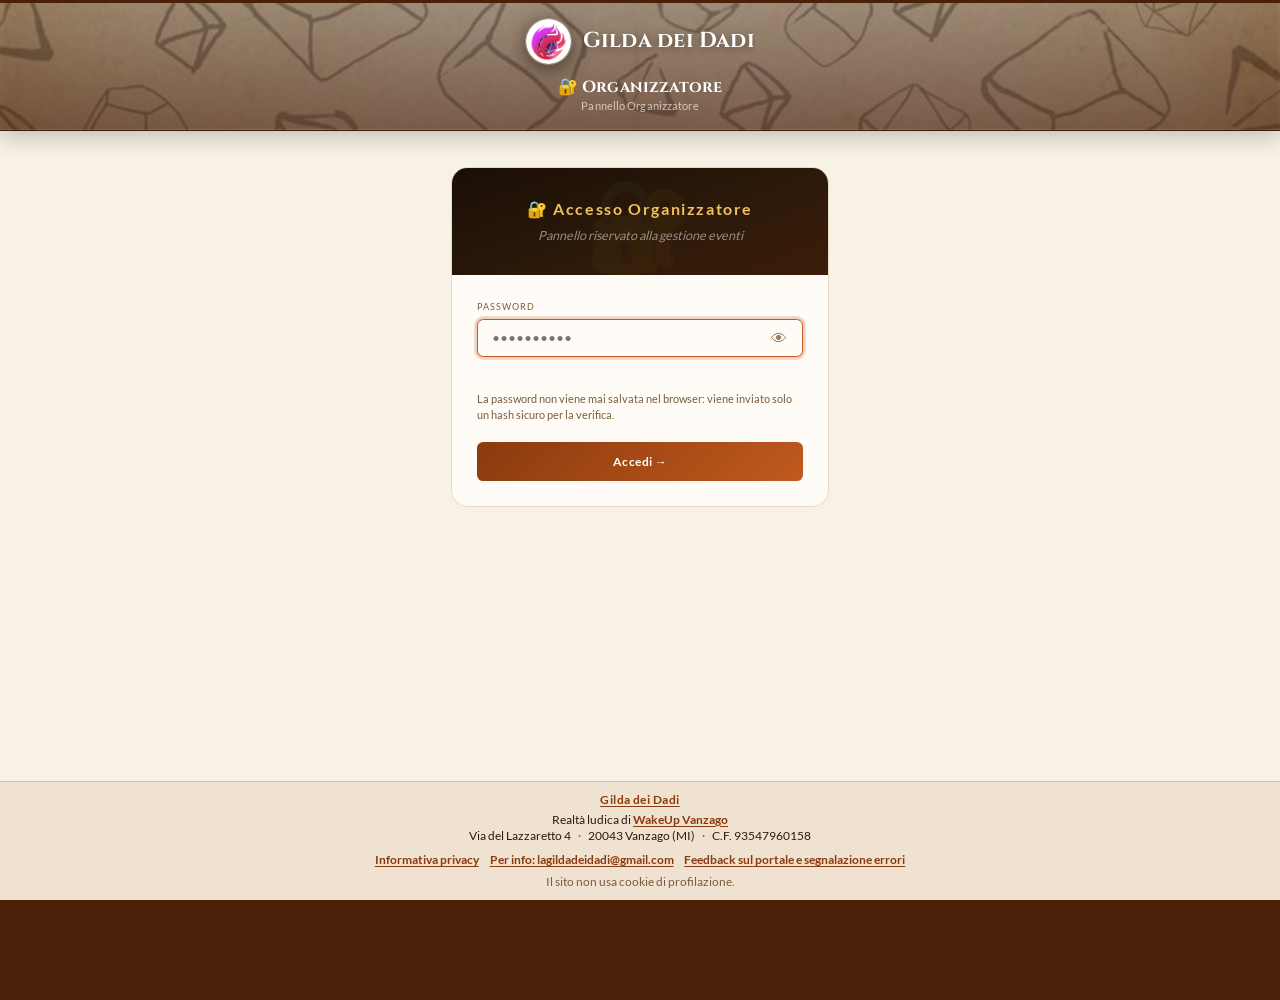
<file: stage/organizzatore/index.html>
<!DOCTYPE html>
<html lang="it" data-pagina="organizzatore">
<head>
<meta charset="UTF-8">
<meta http-equiv="Content-Security-Policy" content="default-src 'self'; script-src 'self' 'unsafe-inline'; style-src 'self' 'unsafe-inline'; img-src 'self' data: https:; font-src 'self' data:; connect-src 'self' https://script.google.com https://script.googleusercontent.com; object-src 'none'; base-uri 'none'; form-action 'self'">
<meta name="referrer" content="no-referrer">
<meta name="viewport" content="width=device-width, initial-scale=1, viewport-fit=cover">
<meta name="theme-color" content="#8B4513">
<meta name="mobile-web-app-capable" content="yes">
<title>Prenotazioni · Gilda dei Dadi</title>
<link rel="icon" type="image/png" sizes="96x96" href="../assets/img/logo-mark-96.png">
<link rel="apple-touch-icon" href="../assets/img/logo-touch-192.png">
<link rel="preload" as="image" href="../assets/img/dice-parchment.jpg">
<link rel="stylesheet" href="../assets/css/app.css?v=1964800">
<script src="../assets/js/config.js?v=1964800" defer></script>
<script src="../assets/js/environment.js?v=1964800" defer></script>
<script src="../assets/js/api-client.js?v=1964800" defer></script>
<script src="../assets/js/bootstrap.js?v=1964800" defer></script>
<script src="../assets/js/app.js?v=1964800" defer></script>
<script src="../assets/js/session.js?v=1964800" defer></script>
</head>
<body>
<!-- ═══ HEADER ═══ -->
<header id="app-header">
 <div class="h-inner">
 <div class="h-brand-row" id="h-brand-row" style="display:flex;justify-content:center">
 <a href="https://www.wakeupvanzago.it/gilda-dei-dadi" target="_blank" class="h-logo-wrap">
 <img id="h-logo" src="../assets/img/logo-mark-192.png" alt="Gilda dei Dadi">
 <span class="h-org-name" data-org-name>Gilda dei Dadi</span>
 </a>
 </div>
 
 <nav id="org-macro-tabs" class="org-macro-tabs" aria-label="Sezioni organizzatore" data-org-only style="display:none">
 <button type="button" class="tab-btn org-macro-btn active" data-macro="macro-stats" onclick="switchOrgMacro('macro-stats',this)" title="Statistiche">📊 Statistiche</button>
 <button type="button" class="tab-btn org-macro-btn" data-macro="macro-utenti" onclick="switchOrgMacro('macro-utenti',this)" title="Anagrafiche">👤 Anagrafiche</button>
 <button type="button" class="tab-btn org-macro-btn" data-macro="macro-eventi" onclick="switchOrgMacro('macro-eventi',this)" title="Eventi e Tavoli">📌 Eventi</button>
 <button type="button" class="tab-btn org-macro-btn" data-macro="macro-setup" onclick="switchOrgMacro('macro-setup',this)" title="Setup">🔧 Setup</button>
 </nav>
 
 <nav id="master-macro-tabs" class="org-macro-tabs" aria-label="Sezioni master" hidden>
 <button type="button" class="tab-btn org-macro-btn master-macro-btn active" data-master-panel="m-panel-avventure" onclick="switchMasterMacroTab('m-panel-avventure',this)" title="Le tue avventure">🎲 Avventure</button>
 <button type="button" class="tab-btn org-macro-btn master-macro-btn" data-master-panel="m-panel-tavoli" onclick="switchMasterMacroTab('m-panel-tavoli',this)" title="Sessioni dove proporre">📅 Sessioni</button>
 <button type="button" class="tab-btn org-macro-btn master-macro-btn" data-master-panel="m-panel-impegni" onclick="switchMasterMacroTab('m-panel-impegni',this)" title="Le avventure che porterai">🧳 Impegni</button>
 </nav>
 <nav id="sede-macro-tabs" class="org-macro-tabs" aria-label="Sezioni co-organizzatore" hidden>
 <button type="button" class="tab-btn org-macro-btn sede-macro-btn active" title="Eventi del co-organizzatore">📅 Eventi</button>
 </nav>
 <div class="h-trailing" id="h-trailing">
 <div class="h-meta">
 <h1 id="h-title">⚔️ Sistema Prenotazioni</h1>
 <p id="h-sub">Caricamento…</p>
 </div>
 
 <div id="h-org-actions" class="h-org-actions" aria-label="Azioni organizzatore" data-org-only style="display:none">
 <button type="button" class="org-header-btn" onclick="caricaOrg()" title="Ricarica dati dashboard">↺ Aggiorna</button>
 <button type="button" class="org-header-btn" onclick="logoutOrg()" title="Esci dall'area organizzatore">⇦ Esci</button>
 </div>
 
 <div id="h-master-actions" class="h-org-actions" aria-label="Azioni master">
 <button type="button" class="org-header-btn" onclick="apriMasterModificaInfoPopup()" title="Modifica info master">✏️ Info</button>
 <button type="button" class="org-header-btn" onclick="caricaAreaMaster()" title="Ricarica area master">↺ Aggiorna</button>
 </div>
 <div id="h-acc-actions" class="h-org-actions" aria-label="Azioni accoglienza">
 <button type="button" class="org-header-btn" onclick="accRicarica()" title="Ricarica dati">↺ Aggiorna</button>
 <button type="button" class="org-header-btn" onclick="accLogout()" title="Esci">⇦ Esci</button>
 </div>
 <div id="h-sede-actions" class="h-org-actions" aria-label="Azioni co-organizzatore">
 <button type="button" class="org-header-btn" onclick="tornaAccessoSede()" title="Torna all'elenco co-organizzatori">⇦ Elenco</button>
 <button type="button" class="org-header-btn" onclick="caricaAreaSede()" title="Ricarica area co-organizzatore">↺ Aggiorna</button>
 </div>
 </div>
 </div>
</header>

<!-- ═══ APP ═══ -->
<div class="wrap" id="app">
 <!-- Token invito co-prenotante (stesso valore della query della richiesta a /exec); letto da JS dopo il parse. -->
 <script type="application/json" id="gilda-invite-token-json">""</script>

 <!-- Loader -->
 <div id="loader" class="loader">
 <div class="dice-loader">
 <svg viewBox="0 0 52 52" fill="none" xmlns="http://www.w3.org/2000/svg">
 <rect x="4" y="4" width="44" height="44" rx="10" stroke="#c05a1e" stroke-width="2.5" fill="none"/>
 <circle cx="17" cy="17" r="4" fill="#c9922a"/>
 <circle cx="35" cy="17" r="4" fill="#c9922a"/>
 <circle cx="26" cy="26" r="4" fill="#c9922a"/>
 <circle cx="17" cy="35" r="4" fill="#c9922a"/>
 <circle cx="35" cy="35" r="4" fill="#c9922a"/>
 </svg>
 </div>
 <span id="loader-msg">Caricamento…</span>
 </div>

 <div id="no-uuid" class="hidden"></div>

 <!-- ═══ LOGIN ORG ═══ -->
 <div id="org-login" class="hidden">
 <div class="login-box">
 <div class="login-head">
 <h2>🔐 Accesso Organizzatore</h2>
 <p>Pannello riservato alla gestione eventi</p>
 </div>
 <div class="login-body">
 <div class="field first">
 <label class="lbl">Password</label>
 <div class="pwd-wrap">
 <input type="password" id="org-pwd" onkeydown="if(event.key==='Enter')verificaOrg()" placeholder="••••••••••" autocomplete="off">
 <button class="pwd-tog" onclick="togglePwd('org-pwd')" type="button">👁</button>
 </div>
<div id="org-otp-wrap" class="hidden" style="margin-top:12px;padding:12px 14px;border-radius:var(--radius);background:rgba(192,90,30,.08);border-left:4px solid var(--ember)"><p class="hint" id="org-otp-msg" style="margin:0 0 8px"></p><button type="button" class="btn btn-o btn-sm" onclick="richiediOtpLogin('org')">Invia codice via email</button><label class="lbl" for="org-otp" style="margin-top:10px">Codice ricevuto via email</label><input type="text" id="org-otp" inputmode="numeric" autocomplete="one-time-code" maxlength="6" placeholder="6 cifre"></div>

 </div>
 <div class="login-err" id="org-err"></div>
 <p style="margin-top:8px;font-size:12px;color:var(--smoke);line-height:1.5">
 La password non viene mai salvata nel browser: viene inviato solo un hash sicuro per la verifica.
 </p>
 <div style="margin-top:20px">
 <button class="btn btn-p btn-full btn-lg" onclick="verificaOrg()">Accedi &rarr;</button>
 </div>
 </div>
 </div>
 </div>

 <!-- ═══ DASHBOARD ORG ═══ -->
 <div id="org-main" class="hidden">
 <div id="org-fa"></div>
 <div id="org-stats-page" class="org-page-content">
 <div class="stats-grid" id="org-stats"></div>
 <div class="tabs" id="org-tabs">
 <div class="tabs-group">
 <div class="tabs-label">Panoramica</div>
 <div class="tabs-row">
 <button class="tab-btn active" data-tab="t-hc" onclick="switchTab('t-hc',this)">🧪 Health check</button>
 <button class="tab-btn" data-tab="t-mail" onclick="switchTab('t-mail',this)">📧 Mail</button>
 <button class="tab-btn" data-tab="t-pren" onclick="switchTab('t-pren',this)">📋 Prenotazioni</button>
 <button class="tab-btn" data-tab="t-fasce" onclick="switchTab('t-fasce',this)">📊 Fasce età</button>
 <button class="tab-btn" data-tab="t-log" onclick="switchTab('t-log',this)">📝 Attività recenti</button>
 </div>
 </div>
 </div>
 </div>
 <div id="org-eventi-page" class="org-page-content hidden" aria-hidden="true"></div>

 <!-- TAB: Health check fogli -->
 <div id="t-hc" class="tab-panel active">
 <div class="card">
 <div class="card-head"><div class="card-head-icon">🧪</div><h2>Health check fogli</h2></div>
 <div class="card-body">
 <p class="org-tab-desc">
 Controlla coerenza tra <code>Tavoli.occupati</code> e conteggio vivo da <code>Risposte</code>.
 Le anomalie sono righe attive con posti a zero, nome vuoto, sessione mancante o tavolo mancante (la lista d’attesa può non avere tavolo). L’email vuota è un problema solo fuori dalle sessioni GDT: sull’ingresso può mancare.
 </p>
 <div style="display:flex;gap:10px;flex-wrap:wrap;align-items:center;margin-top:8px">
 <button class="btn btn-s btn-sm" id="hc-run-btn" onclick="runHealthCheckFogliNow()">🧪 Esegui health check ora</button>
 <button class="btn btn-o btn-sm" id="hc-list-btn" onclick="caricaAnomaliePrenotazioni()">Vedi anomalie</button>
 </div>
 <div class="stats-grid" id="org-hc-stats" style="margin-top:10px"></div>
 <div id="org-hc-meta" style="margin-top:10px;font-size:13px;color:var(--smoke);font-style:italic"></div>
 <div id="org-hc-anomalie" style="margin-top:14px"></div>
 </div>
 </div>
 </div>

 <!-- TAB: Mail -->
 <div id="t-mail" class="tab-panel">
 <div class="card">
 <div class="card-head"><div class="card-head-icon">📧</div><h2>Gestione email</h2></div>
 <div class="card-body">
 <p class="org-tab-desc">
 Monitora quota e coda email, forza uno smaltimento manuale e configura rapidamente il trigger automatico.
 </p>
 <div style="display:flex;gap:10px;flex-wrap:wrap;align-items:center;margin-top:8px">
 <button class="btn btn-s btn-sm" id="mail-refresh-btn" onclick="aggiornaStatoMailOrg()">↺ Aggiorna stato mail</button>
 <button class="btn btn-o btn-sm" id="mail-run-queue-btn" onclick="processaCodaEmailOraDaUI()">🚀 Processa coda ora</button>
 <button class="btn btn-o btn-sm" id="mail-install-trigger-btn" onclick="installaTriggerCodaEmailDaUI()">⏱ Configura trigger coda (30 min)</button>
 </div>
 <div id="mail-status-panel" style="margin-top:12px;font-size:13px;color:var(--ink2);background:#fff;border:1px solid var(--vellum);border-radius:10px;padding:10px 12px">
 Stato email non ancora caricato.
 </div>
 <div id="mail-queue-preview" style="margin-top:10px;font-size:12.5px;color:var(--smoke)"></div>
 <div id="mail-sent-log" style="margin-top:12px;font-size:12.5px;color:var(--smoke)"></div>
 </div>
 </div>
 </div>

 <!-- TAB: Prenotazioni -->
 <div id="t-pren" class="tab-panel">
 <div class="card">
 <div class="card-head"><div class="card-head-icon">🔍</div><h2>Filtra prenotazioni</h2></div>
 <div class="card-body">
 <p class="org-tab-desc">
 Cerca, filtra ed esporta le prenotazioni di tutti gli eventi. Usa i filtri per restringere l’elenco e scarica un CSV per ulteriori analisi.
 </p>
 <div class="org-list-toolbar">
 <div class="filtri" style="flex:1 1 100%">
 <input type="search" id="f-search" placeholder="Cerca nome, email, cellulare…" oninput="renderTabella()" autocomplete="off">
 <select id="f-evento" onchange="renderTabella()" style="max-width:220px"><option value="">— Tutti gli eventi —</option></select>
 <select id="f-tipo" onchange="renderTabella()" style="max-width:160px">
 <option value="">— Tutti —</option>
 <option value="ok">✅ Confermati</option>
 <option value="attesa">⏳ In attesa</option>
 </select>
 </div>
 <div id="cnt-lbl" class="org-tbl-count"></div>
 <div class="org-list-toolbar-actions">
 <button class="btn btn-o btn-sm" onclick="exportCSV()">⬇ CSV</button>
 </div>
 </div>
 <div class="tbl-wrap org-tbl-scroll">
 <table class="pren">
 <thead><tr>
 <th>Nome</th><th>Contatti</th><th>📜 Evento</th>
 <th>🧭 Sessione</th><th>🎲 Tavolo</th><th>P.</th><th class="org-col-optional">Fasce</th><th>Stato</th>
 </tr></thead>
 <tbody id="org-tbody"></tbody>
 </table>
 </div>
 </div>
 </div>
 </div>

 <!-- TAB: Mappa eventi — step1 griglia, step2 dettaglio+contesto -->
 <div id="t-mappa" class="tab-panel">
 <div id="mappa-shell" class="mappa-shell">

 <!-- STEP 1: mappa eventi (griglia) -->
 <div id="mappa-lv1">
 <div id="mappa-action-panel-home" class="mappa-action-panel">
 <div class="mappa-action-head">
 <div>
 <div class="mappa-action-kicker">Centro operativo</div>
 <h3>Azioni evento</h3>
 </div>
 <div class="mappa-action-head-btns">
 <button type="button" class="btn btn-o btn-sm" onclick="caricaOrg()">↺ Aggiorna dati</button>
 </div>
 </div>
 <p class="mappa-action-subtitle">Seleziona un evento dalla mappa per gestire sessioni e iscrizioni.</p>
 <div class="mappa-action-actions">
 <button type="button" class="btn btn-s btn-sm" onclick="apriNuovoEvento()">➕ Nuovo evento</button>
 <input type="search" id="mappa-search-input-fixed" class="mappa-tavolo-pick" placeholder="🔎 Cerca evento o luogo…" autocomplete="off"
 oninput="mappaSearchTerm=this.value||'';renderMappaEventi()">
 </div>
 </div>

 <div class="sec-title" style="margin-bottom:8px">📅 Seleziona un evento</div>
 <p class="org-tab-desc" style="margin-bottom:14px">
 Ogni carta mostra prenotazioni, partecipanti, sessioni, liste d’attesa e percentuale di riempimento. Clicca per entrare nel dettaglio.
 </p>
 <div class="mappa-subtabs" style="display:flex;gap:6px;margin-bottom:18px;flex-wrap:wrap">
 <button type="button" class="tab-btn mappa-subtab active" data-mappa-panel="mappa-panel-attivi" onclick="switchMappaSubtab('mappa-panel-attivi',this)">Eventi attivi</button>
 <button type="button" class="tab-btn mappa-subtab" data-mappa-panel="mappa-panel-inattivi" onclick="switchMappaSubtab('mappa-panel-inattivi',this)">Eventi inattivi</button>
 <button type="button" class="tab-btn mappa-subtab" data-mappa-panel="mappa-panel-passati" onclick="switchMappaSubtab('mappa-panel-passati',this)">Eventi passati</button>
 </div>
 <div id="mappa-panel-attivi" class="mappa-panel">
 <div id="mappa-eventi-grid" class="mappa-ev-grid"></div>
 </div>
 <div id="mappa-panel-inattivi" class="mappa-panel hidden">
 <div id="mappa-eventi-grid-inattivi" class="mappa-ev-grid"></div>
 </div>
 <div id="mappa-panel-passati" class="mappa-panel hidden">
 <div id="mappa-eventi-grid-passati" class="mappa-ev-grid"></div>
 </div>
 <div class="mappa-legend" aria-hidden="true"><span><span class="dot"></span> Barra = posti occupati / totali</span><span><span class="dot dot-att"></span> Attesa = in lista d'attesa</span></div>
 <div class="card" style="margin-top:18px;box-shadow:none;border:1px solid var(--vellum)">
 <div style="background:var(--parch2);border-bottom:1px solid var(--vellum);padding:10px 14px;display:flex;align-items:center;gap:8px">
 <span style="font-family:var(--font-d);font-size:12px;color:var(--ember2);letter-spacing:.05em">FASCE D'ETÀ</span>
 </div>
 <div style="padding:14px">
 <div style="display:flex;gap:8px;flex-wrap:wrap;align-items:center;margin-bottom:10px">
 <input type="text" id="org-fasce-eta-input" placeholder="Es. 51-65" style="min-width:180px;flex:1">
 <button class="btn btn-o btn-sm" type="button" onclick="aggiungiFasciaEtaOrg()">➕ Aggiungi fascia</button>
 </div>
 <div id="org-fasce-eta-list" style="display:flex;gap:8px;flex-wrap:wrap"></div>
 </div>
 </div>
 </div>

 <!-- STEP 2: dettaglio evento + contesto -->
 <div id="mappa-step2" class="mappa-step2 hidden">
 <section class="mappa-col mappa-col-main" id="mappa-col-main">
 <div class="mappa-detail-head">
 <button type="button" class="mappa-bc-back" onclick="tornaEventi()">← Eventi</button>
 <h2 id="mappa-ev-title" class="mappa-detail-title">–</h2>
 <p id="mappa-ev-meta" class="mappa-detail-meta"></p>
 </div>

 <div class="mappa-detail-toolbar">
 <div id="mappa-sess-tabs" class="mappa-sess-tabs"></div>
 <div id="mappa-action-panel" class="mappa-action-bar">
 <div id="mappa-action-actions" class="mappa-action-actions"></div>
 </div>
 </div>

 <div id="mappa-lv2">
 <div class="mappa-sess-subtabs" role="tablist">
 <button type="button" class="sess-subtab active" id="sess-subtab-main" data-sess-panel="sess-panel-tavoli" onclick="switchSessView('sess-panel-tavoli', this)">Tavoli</button>
 <button type="button" class="sess-subtab" id="sess-subtab-pren" data-sess-panel="sess-panel-pren" onclick="switchSessView('sess-panel-pren', this)">Prenotazioni</button>
 </div>
 <div id="sess-panel-tavoli" class="sess-panel">
 <div id="mappa-tavoli-grid" class="mappa-tav-grid"></div>
 </div>
 <div id="sess-panel-pren" class="sess-panel hidden">
 <div id="mappa-pren-section">
 <div class="tbl-wrap">
 <table class="pren pren-mappa">
 <thead><tr>
 <th>Nome</th><th>Contatti</th><th>Tavolo</th><th>P.</th><th>Fasce</th><th>Partecipanti</th><th>Quando</th><th>Dettagli</th><th>Stato</th>
 </tr></thead>
 <tbody id="mappa-pren-tbody"></tbody>
 </table>
 </div>
 </div>
 <div id="mappa-attesa-section" class="mappa-attesa-block">
 <div class="mappa-attesa-head">Lista d'attesa</div>
 <div id="mappa-attesa-grid" class="mappa-attesa-grid"></div>
 <div id="mappa-attesa-empty" class="hidden mappa-attesa-empty">Nessuno in lista d'attesa per questa sessione.</div>
 </div>
 </div>
 </div>
 </section>

 <aside class="mappa-col mappa-col-ctx" id="mappa-col-ctx">
 <div class="mappa-ctx-card mappa-ctx-card-kpi">
 <div class="mappa-ctx-kicker">Sessione</div>
 <div id="mappa-ctx-kpi" class="mappa-ctx-kpi"></div>
 </div>
 <div class="mappa-ctx-card">
 <div class="mappa-ctx-head">
 <span class="mappa-ctx-kicker">Mail</span>
 <button type="button" class="btn btn-o btn-sm" onclick="refreshMappaContesto(true)" title="Aggiorna">↺</button>
 </div>
 <div id="mappa-ctx-mail" class="mappa-ctx-body"></div>
 </div>
 <div class="mappa-ctx-card">
 <div class="mappa-ctx-head">
 <span class="mappa-ctx-kicker">Attività</span>
 </div>
 <div id="mappa-ctx-log" class="mappa-ctx-body"></div>
 </div>
 </aside>
 </div>
 </div>
 </div>

 <!-- TAB: Fasce -->
 <div id="t-fasce" class="tab-panel">
 <div class="card">
 <div class="card-head"><div class="card-head-icon">📊</div><h2>Distribuzione fasce d'età</h2></div>
 <div class="card-body">
 <p class="org-tab-desc">
 Visualizza come si distribuiscono i partecipanti per fascia d’età, su tutti gli eventi o su uno specifico. Le presenze sono separate per tipo di sessione (GDR, GDT, Panel).
 </p>
 <select id="fasce-ev" onchange="renderFasce()" style="max-width:280px;margin-bottom:20px">
 <option value="">— Tutti gli eventi —</option>
 </select>
 <div class="fasce-meta">
 <div id="fasce-main" class="fasce-main"></div>
 <div id="fasce-tot" class="fasce-total"></div>
 </div>
 <div id="fasce-chart"></div>
 </div>
 </div>
 </div>

 <!-- TAB: Attività recenti -->
 <div id="t-log" class="tab-panel">
 <div class="card">
 <div class="card-head"><div class="card-head-icon">🧾</div><h2>Attività recenti</h2></div>
 <div class="card-body">
 <p class="org-tab-desc">
 Log operativo con filtri, retention e archivio automatico delle voci più vecchie sul foglio <code>LogAzioniArchivio</code>.
 </p>
 <div class="org-sticky-tools">
 <div class="filtri" style="flex-wrap:wrap;gap:8px">
 <select id="log-limit" onchange="renderLogAzioni()" style="max-width:140px">
 <option value="20" selected>Ultime 20</option>
 <option value="50">Ultime 50</option>
 <option value="100">Ultime 100</option>
 <option value="200">Ultime 200</option>
 <option value="500">Ultime 500</option>
 </select>
 <select id="log-categoria" onchange="renderLogAzioni()" style="max-width:160px">
 <option value="all">Tutte le categorie</option>
 <option value="operativa">Operative</option>
 <option value="form">Form prenotazione</option>
 <option value="email">Email / notifiche</option>
 <option value="errore">Errori / quota</option>
 <option value="sistema">Sistema / backup</option>
 </select>
 <input id="log-q" type="search" placeholder="Cerca testo…" onkeydown="if(event.key==='Enter')renderLogAzioni()" style="max-width:220px">
 <button class="btn btn-o btn-sm" onclick="renderLogAzioni()">↺ Aggiorna</button>
 <button class="btn btn-o btn-sm" onclick="esportaLogAzioniCsv()">⬇ CSV</button>
 <button class="btn btn-o btn-sm" onclick="archiviaLogVecchiDaUI()" title="Sposta le voci oltre il limite su LogAzioniArchivio">📦 Archivia vecchi</button>
 <button class="btn btn-o btn-sm" onclick="purgaLogFormDaUI()" title="Rimuove le voci reg_form_* dal log attivo">🧹 Pulisci log form</button>
 </div>
 <div id="log-cnt" style="font-family:'DM Mono',monospace;font-size:11px;color:var(--ash);margin:4px 0 0;text-transform:uppercase;letter-spacing:.08em"></div>
 </div>
 <div class="tbl-wrap org-tbl-scroll">
 <table class="pren">
 <thead>
 <tr>
 <th>Quando</th>
 <th>Cat.</th>
 <th>Tipo</th>
 <th>📜 Evento</th>
 <th>🧭 Sessione</th>
 <th>🎲 Tavolo</th>
 <th>Dettaglio</th>
 </tr>
 </thead>
 <tbody id="log-tbody"></tbody>
 </table>
 </div>
 </div>
 </div>
 </div>

 <!-- TAB: Utenti -->
 <div id="t-utenti" class="tab-panel">
 <div class="card">
 <div class="card-head"><div class="card-head-icon">👤</div><h2>Anagrafiche</h2></div>
 <div class="card-body">
 <div class="eventi-subtabs">
 <button type="button" class="tab-btn utenti-subtab active" data-utenti-panel="utenti-panel-utenti" onclick="switchUtentiSubtab('utenti-panel-utenti',this)">👤 Utenti</button>
 <button type="button" class="tab-btn utenti-subtab" data-utenti-panel="utenti-panel-partecipanti" onclick="switchUtentiSubtab('utenti-panel-partecipanti',this)">🎯 Partecipanti</button>
 <button type="button" class="tab-btn utenti-subtab" data-utenti-panel="utenti-panel-masters" onclick="switchUtentiSubtab('utenti-panel-masters',this)">🧙 Masters</button>
 <button type="button" class="tab-btn utenti-subtab" data-utenti-panel="utenti-panel-sedi" onclick="switchUtentiSubtab('utenti-panel-sedi',this)">🤝 Co-organizzatori</button>
 </div>

 <div id="utenti-panel-utenti" class="utenti-panel">
 <p class="org-tab-desc">
 Vista sintetica delle persone che hanno effettuato almeno una prenotazione, aggregata su tutti gli eventi.
 </p>
 <div class="org-list-toolbar">
 <div class="filtri">
 <input type="search" id="f-utenti" placeholder="Cerca nome, email o cellulare…" oninput="renderUtentiOrg()" autocomplete="off">
 </div>
 <div id="utenti-cnt" class="org-tbl-count"></div>
 <div class="org-list-toolbar-actions">
 <button type="button" class="btn btn-s btn-sm" onclick="toggleOrgDisclose('org-utente-form', true)">➕ Nuovo utente</button>
 </div>
 </div>
 <div id="org-utente-form" class="org-disclose" data-focus="#org-utente-nome">
 <button type="button" class="org-disclose-toggle" onclick="toggleOrgDisclose('org-utente-form')" aria-expanded="false">
 <span>Nuovo utente</span>
 <span class="org-disclose-chevron" aria-hidden="true">▾</span>
 </button>
 <div class="org-disclose-body">
 <div class="row2">
 <div class="field first">
 <label class="lbl" for="org-utente-nome">Nome *</label>
 <input type="text" id="org-utente-nome" placeholder="Nome e cognome" autocomplete="name">
 </div>
 <div class="field first">
 <label class="lbl" for="org-utente-email">Email</label>
 <input type="email" id="org-utente-email" placeholder="nome@email.it" autocomplete="email">
 </div>
 </div>
 <div class="row2">
 <div class="field first">
 <label class="lbl" for="org-utente-cell">Cellulare</label>
 <input type="text" id="org-utente-cell" placeholder="+39 ..." autocomplete="tel">
 </div>
 <div class="field first" style="display:flex;align-items:flex-end;gap:8px;flex-wrap:wrap">
 <button type="button" class="btn btn-s btn-sm" onclick="orgAggiungiUtenteForm()">Salva utente</button>
 <button type="button" class="btn btn-o btn-sm" onclick="toggleOrgDisclose('org-utente-form', false)">Annulla</button>
 </div>
 </div>
 <p class="hint" style="margin:8px 0 0">Se l'email esiste già, il record viene aggiornato.</p>
 </div>
 </div>
 <div class="tbl-wrap org-tbl-scroll">
 <table class="pren">
 <thead><tr>
 <th>Nome</th>
 <th>Email</th>
 <th class="org-col-optional">Cellulare</th>
 <th class="td-num">Pren.</th>
 <th class="td-num">Eventi</th>
 <th class="td-actions">Azioni</th>
 </tr></thead>
 <tbody id="org-utenti-tbody"></tbody>
 </table>
 </div>
 <div id="org-utenti-detail" style="margin-top:20px"></div>
 </div>

 <div id="utenti-panel-partecipanti" class="utenti-panel hidden">
 <p class="org-tab-desc">
 Persone indicate come <strong>partecipanti al tavolo</strong> da un altro prenotante (foglio Partecipanti): nickname o nome completo, con o senza email e invito.
 </p>
 <div class="org-list-toolbar">
 <div class="filtri">
 <input type="search" id="f-partecipanti" placeholder="Cerca nome o email…" oninput="renderPartecipantiOrg()" autocomplete="off">
 </div>
 <div id="partecipanti-cnt" class="org-tbl-count"></div>
 </div>
 <div class="tbl-wrap org-tbl-scroll">
 <table class="pren">
 <thead><tr>
 <th>Nome</th>
 <th>Email</th>
 <th class="td-num">Part.</th>
 <th class="td-num">Pren.</th>
 <th>Eventi</th>
 <th class="org-col-optional">Inviti</th>
 <th class="td-actions">Azioni</th>
 </tr></thead>
 <tbody id="org-partecipanti-tbody"></tbody>
 </table>
 </div>
 </div>

 <div id="utenti-panel-masters" class="utenti-panel hidden">
 <p class="org-tab-desc">
 Elenco master con riepilogo tavoli assegnati e storico attività.
 </p>
 <div class="org-list-toolbar">
 <div class="filtri">
 <input type="search" id="f-masters" placeholder="Cerca master…" oninput="renderMastersOrg()" autocomplete="off">
 </div>
 <div id="masters-cnt" class="org-tbl-count"></div>
 <div class="org-list-toolbar-actions">
 <button type="button" class="btn btn-s btn-sm" onclick="orgNuovoMasterForm()">➕ Nuovo master</button>
 </div>
 </div>
 <div id="org-master-form" class="org-disclose" data-focus="#org-master-nome">
 <button type="button" class="org-disclose-toggle" onclick="toggleOrgDisclose('org-master-form')" aria-expanded="false">
 <span id="org-master-form-title">Nuovo master</span>
 <span class="org-disclose-chevron" aria-hidden="true">▾</span>
 </button>
 <div class="org-disclose-body">
 <input type="hidden" id="org-master-id" value="">
 <div class="row2">
 <div class="field first">
 <label class="lbl" for="org-master-nome">Nome *</label>
 <input type="text" id="org-master-nome" placeholder="Nome e cognome" autocomplete="name">
 </div>
 <div class="field first">
 <label class="lbl" for="org-master-nick">Nick (nome mostrato) *</label>
 <input type="text" id="org-master-nick" placeholder="Es. IlMastro">
 </div>
 </div>
 <div class="row2">
 <div class="field first">
 <label class="lbl" for="org-master-email">Email</label>
 <input type="email" id="org-master-email" placeholder="nome@email.it" autocomplete="email">
 </div>
 <div class="field first">
 <label class="lbl" for="org-master-cell">Cellulare</label>
 <input type="text" id="org-master-cell" placeholder="+39 ..." autocomplete="tel">
 </div>
 </div>
 <div class="act-bar" style="margin-top:12px">
 <button type="button" class="btn btn-s btn-sm" onclick="orgAggiungiMasterForm()">Salva master</button>
 <button type="button" class="btn btn-o btn-sm" onclick="toggleOrgDisclose('org-master-form', false)">Annulla</button>
 </div>
 <p class="hint" style="margin:8px 0 0">Se il master esiste già, il record viene aggiornato.</p>
 </div>
 </div>
 <div class="tbl-wrap org-tbl-scroll">
 <table class="pren">
 <thead><tr>
 <th>Nome</th>
 <th>Nick</th>
 <th>Email</th>
 <th class="org-col-optional">Cellulare</th>
 <th class="td-num">Tavoli</th>
 <th class="td-num">Eventi</th>
 <th class="td-num org-col-optional">Sessioni</th>
 <th class="td-actions">Link</th>
 </tr></thead>
 <tbody id="org-masters-tbody"></tbody>
 </table>
 </div>
 </div>

 <div id="utenti-panel-sedi" class="utenti-panel hidden">
 <p class="org-tab-desc">
 Partner ospitanti (biblioteche, librerie, associazioni). Il <strong>nome</strong> come <em>Luogo</em> o come <em>Co-organizzatore</em> sugli eventi apre la loro area.
 Accesso con <strong>OTP email</strong> e/o <strong>password</strong>.
 Opzione <strong>CC email</strong>: il co-organizzatore riceve in copia le mail di iscrizione, modifica e cancellazione.
 </p>
 <div class="org-list-toolbar">
 <div class="filtri">
 <input type="search" id="f-sedi" placeholder="Cerca co-organizzatore…" oninput="renderSediOrg()" autocomplete="off">
 </div>
 <div id="sedi-cnt" class="org-tbl-count"></div>
 <div class="org-list-toolbar-actions">
 <button type="button" class="btn btn-s btn-sm" onclick="orgNuovaSedeForm()">➕ Nuovo co-organizzatore</button>
 </div>
 </div>
 <div id="org-sede-form" class="org-disclose" data-focus="#org-sede-nome">
 <button type="button" class="org-disclose-toggle" onclick="toggleOrgDisclose('org-sede-form')" aria-expanded="false">
 <span id="org-sede-form-title">Nuovo co-organizzatore</span>
 <span class="org-disclose-chevron" aria-hidden="true">▾</span>
 </button>
 <div class="org-disclose-body">
 <input type="hidden" id="org-sede-id" value="">
 <div class="row2">
 <div class="field first">
 <label class="lbl" for="org-sede-nome">Nome *</label>
 <input type="text" id="org-sede-nome" placeholder="Es. Biblioteca Comunale">
 </div>
 <div class="field first">
 <label class="lbl" for="org-sede-indirizzo">Indirizzo</label>
 <input type="text" id="org-sede-indirizzo" placeholder="Via…">
 </div>
 </div>
 <div class="row2">
 <div class="field first">
 <label class="lbl" for="org-sede-referente">Referente</label>
 <input type="text" id="org-sede-referente" placeholder="Nome referente">
 </div>
 <div class="field first">
 <label class="lbl" for="org-sede-email">Email (OTP accesso)</label>
 <input type="email" id="org-sede-email" autocomplete="email">
 </div>
 </div>
 <div class="row2">
 <div class="field first">
 <label class="lbl" for="org-sede-cell">Cellulare</label>
 <input type="text" id="org-sede-cell" autocomplete="tel">
 </div>
 <div class="field first">
 <label class="lbl" for="org-sede-note">Note</label>
 <input type="text" id="org-sede-note" placeholder="Opzionale">
 </div>
 </div>
 <div class="field" style="margin-top:4px">
 <label style="display:flex;align-items:flex-start;gap:8px;cursor:pointer;font-size:13px;line-height:1.4">
 <input type="checkbox" id="org-sede-cc-email" style="width:auto;margin-top:2px;accent-color:var(--ember)">
 <span>CC email su <strong>iscrizione</strong>, <strong>modifica</strong> e <strong>cancellazione</strong> (richiede email)</span>
 </label>
 </div>
 <div class="field" style="margin-top:4px">
 <label class="lbl" for="org-sede-accesso">Permessi</label>
 <select id="org-sede-accesso">
 <option value="gestione">Gestione iscrizioni</option>
 <option value="monitoraggio">Solo monitoraggio (sola lettura)</option>
 </select>
 </div>
 <div class="row2">
 <div class="field first" style="display:flex;align-items:center;gap:8px;padding-top:18px">
 <label style="display:flex;align-items:center;gap:8px;cursor:pointer;font-size:13px">
 <input type="checkbox" id="org-sede-attivo" checked style="width:auto;accent-color:var(--ember)">
 Attivo
 </label>
 </div>
 <div class="field first" style="display:flex;align-items:flex-end;gap:8px;flex-wrap:wrap">
 <button type="button" class="btn btn-s btn-sm" onclick="orgAggiungiSedeForm()">Salva</button>
 <button type="button" class="btn btn-o btn-sm" onclick="orgResetSedeForm();toggleOrgDisclose('org-sede-form', false)">Annulla</button>
 </div>
 </div>
 </div>
 </div>
 <div class="tbl-wrap org-tbl-scroll">
 <table class="pren">
 <thead><tr>
 <th>Nome</th>
 <th>Referente</th>
 <th>Email</th>
 <th class="org-col-optional">Stato</th>
 <th class="td-actions">Azioni</th>
 </tr></thead>
 <tbody id="org-sedi-tbody"></tbody>
 </table>
 </div>
 </div>
 </div>
 </div>
 </div>

 <!-- TAB: Gestione eventi -->
 <div id="t-eventi" class="tab-panel">
 <div class="card">
 <div class="card-head"><div class="card-head-icon">📅</div><h2>Eventi</h2></div>
 <div class="card-body">
 <div class="eventi-subtabs" style="display:flex;gap:6px;margin-bottom:18px">
 <button type="button" class="tab-btn eventi-subtab active" data-eventi-panel="eventi-panel-attivi" onclick="switchEventiSubtab('eventi-panel-attivi',this)">Eventi attivi</button>
 <button type="button" class="tab-btn eventi-subtab" data-eventi-panel="eventi-panel-inattivi" onclick="switchEventiSubtab('eventi-panel-inattivi',this)">Eventi inattivi</button>
 <button type="button" class="tab-btn eventi-subtab" data-eventi-panel="eventi-panel-passati" onclick="switchEventiSubtab('eventi-panel-passati',this)">Eventi passati</button>
 </div>
 <div id="eventi-panel-attivi" class="eventi-panel">
 <div id="eventi-list"></div>
 </div>
 <div id="eventi-panel-inattivi" class="eventi-panel hidden">
 <div id="eventi-list-inattivi"></div>
 </div>
 <div id="eventi-panel-passati" class="eventi-panel hidden">
 <div id="eventi-list-passati"></div>
 </div>
 </div>
 </div>
 </div>

 <!-- Form evento -->
 <div id="ev-form-panel" class="modal-overlay hidden" onclick="chiudiFormEventoBackdrop(event)">
 <div class="card modal-card" style="animation-delay:.05s">
 <div class="card-head"><div class="card-head-icon">✏️</div><h2 id="ev-form-title">Nuovo evento</h2></div>
 <div class="card-body">
 <div class="ev-form-sections">
 <div class="ev-form-section ev-main">
 <div class="row2">
 <div class="field first">
 <label class="lbl">Nome evento *</label>
 <input type="text" id="ev-nome" placeholder="Biblioteca in Gioco" oninput="aggiornIdEvento(this)">
 </div>
 <div class="field first">
 <label class="lbl">ID Evento <span class="id-auto-badge">auto</span></label>
 <input type="text" id="ev-id" placeholder="biblioteca_in_gioco" class="id-auto-field" readonly>
 </div>
 </div>
 <div class="row2">
 <div class="field field-ev-data">
 <label class="lbl">Data di riferimento</label>
 <input type="date" id="ev-data" min="2020-01-01" max="2030-12-31">
 <p class="hint" style="margin:6px 0 0">Se le sessioni hanno date proprie, in lista conta la prima. Utile per eventi su più serate.</p>
 </div>
 <div class="field">
 <label class="lbl">Luogo</label>
 <div class="tav-sistema-wrap">
 <select id="ev-luogo" style="width:100%" onchange="onEvLuogoChange()">
 <option value="">Seleziona luogo</option>
 </select>
 <button type="button" class="btn-add-sistema" title="Aggiungi luogo" onclick="aggiungiNuovoLuogoEvento(this)">+</button>
 </div>
 <input type="text" id="ev-luogo-indirizzo" placeholder="Indirizzo del luogo" style="margin-top:8px">
 </div>
 </div>
 <div class="field">
 <label class="lbl">Co-organizzatori <span style="opacity:.65;font-weight:400">(facoltativi)</span></label>
 <!-- caselle riempite da populateEvSedeCoorgList -->
 <div id="ev-sede-coorg-list"
 style="display:flex;flex-direction:column;gap:6px;max-height:200px;overflow:auto"></div>
 <p class="hint" style="margin:6px 0 0">Ogni co-organizzatore selezionato vede l’evento nella sua area (oltre al luogo principale).</p>
 </div>
 <div class="field">
 <label class="lbl">Link prenotazione esterna <span style="opacity:.65;font-weight:400">(facoltativo)</span></label>
 <input type="url" id="ev-link-esterno" placeholder="https://portale-della-fiera.example/prenota" inputmode="url" autocomplete="off">
 <p class="hint" style="margin:6px 0 0">Per le fiere in cui i posti non li gestiamo noi. Se è compilato, dalla pagina pubblica si esce verso questo portale e qui non si raccolgono prenotazioni.</p>
 </div>
 <div class="field">
 <label class="lbl">Locandina <span style="opacity:.65;font-weight:400">(facoltativo)</span></label>
 <input type="text" id="ev-locandina" placeholder="Link Drive o URL https dell'immagine" autocomplete="off">
 <p class="hint" style="margin:6px 0 0">Incolla il link del file su Drive (condiviso almeno in visualizzazione) oppure un URL https diretto. Compare sulla card pubblica e nel dettaglio.</p>
 </div>
 <div class="field">
 <label class="lbl">Descrizione</label>
 <textarea id="ev-desc" placeholder="Breve descrizione dell'evento..."></textarea>
 </div>
 <div class="field" style="display:flex;align-items:center;gap:10px">
 <label style="display:flex;align-items:center;gap:8px;cursor:pointer;font-family:'DM Mono',monospace;font-size:12px;color:var(--smoke)">
 <input type="checkbox" id="ev-attivo" checked style="width:auto;accent-color:var(--ember)">
 Evento attivo (visibile agli utenti)
 </label>
 </div>
 </div>
 <div class="ev-form-section ev-sessioni-section">
 <div class="divider">Sessioni</div>
 <p id="ev-sessioni-desc" style="font-size:14px;color:var(--smoke);font-style:italic;margin:0 0 10px">Tipo sessione: Prenotazioni Tavoli (di solito GDR), GDT / Gioco Libero (ingresso numerico, con lista giochi opzionale) o Panel (ingresso simile al gioco libero).</p>
 <div id="sessioni-list" class="ev-accordion-list"></div>
 <div class="ev-add-accordion">
 <p class="hint">Aggiungi una nuova sessione in fondo alla lista.</p>
 <button class="btn btn-o btn-sm" type="button" onclick="aggiungiSessione()">+ Sessione</button>
 </div>
 <div class="field" style="margin-top:10px">
 <label style="display:flex;align-items:flex-start;gap:8px;cursor:pointer">
 <input type="checkbox" id="ev-avviso-nuovi-giochi" style="width:auto;margin-top:2px">
 <span class="lbl" style="margin:0">
 Se aggiungo giochi a una sessione GDT, invia un'email a chi è già iscritto a quella sessione e ha lasciato l'indirizzo
 </span>
 </label>
 </div>
 </div>
 <div class="ev-form-section ev-tavoli-section">
 <div class="divider">Tavoli</div>
 <p style="font-size:14px;color:var(--smoke);font-style:italic;margin:0 0 10px">Associa ogni tavolo alla sessione corretta.</p>
 <div id="tavoli-form-list" class="ev-accordion-list"></div>
 <div class="ev-add-accordion">
 <p class="hint">Aggiungi un nuovo tavolo in fondo alla lista.</p>
 <button class="btn btn-o btn-sm" type="button" onclick="aggiungiTavolo()">+ Tavolo</button>
 </div>
 <div class="field" style="margin-top:10px">
 <label style="display:flex;align-items:flex-start;gap:8px;cursor:pointer">
 <input type="checkbox" id="ev-avviso-nuovi-tavoli" style="width:auto;margin-top:2px">
 <span class="lbl" style="margin:0">
 Se aggiungo nuovi tavoli, invia email agli utenti dell'evento non ancora iscritti a questa sessione
 </span>
 </label>
 </div>
 </div>
 </div>
 </div>
 <div class="ev-form-footer act-bar" style="margin-top:0;padding-top:0;border-top:none">
 <button id="ev-form-save-btn" class="btn btn-s btn-lg" onclick="salvaEventoForm()">💾 Salva evento</button>
 <button class="btn btn-o" onclick="chiudiFormEvento()">✕ Annulla</button>
 </div>
 </div>
 </div>
 </div>

 <!-- TAB: Setup iniziale -->
 <div id="t-setup" class="tab-panel">
 <div class="card">
 <div class="card-head"><div class="card-head-icon">🔧</div><h2>Setup iniziale</h2></div>
 <div class="card-body">
 <p style="font-size:15px;color:var(--smoke);font-style:italic;line-height:1.7;margin-bottom:22px;border-left:3px solid var(--ember);padding-left:14px">
 Questo pannello va usato <strong>una sola volta</strong> per preparare la struttura dei Google Sheet (Config e Risposte).<br>
 Crea i fogli <code>Config</code>, <code>Eventi</code>, <code>Sessioni</code>, <code>Tavoli</code> con le intestazioni corrette e un foglio di esempio nel file Risposte.
 </p>

 <!-- Stato setup -->
 <div id="setup-status" style="display:none;margin-bottom:20px"></div>

 <!-- Step 1: verifica IDs -->
 <div class="card" style="margin-bottom:0;box-shadow:none;border:1px solid var(--vellum)">
 <div style="background:var(--parch2);border-bottom:1px solid var(--vellum);padding:12px 18px;display:flex;align-items:center;gap:10px">
 <span style="background:var(--ember);color:#fff;font-family:var(--font-m);font-size:11px;font-weight:500;border-radius:50%;width:24px;height:24px;display:inline-flex;align-items:center;justify-content:center">1</span>
 <span style="font-family:var(--font-d);font-size:13px;color:var(--ember2);letter-spacing:.05em">ID Google Sheet</span>
 </div>
 <div style="padding:18px">
 <p style="font-size:13.5px;color:var(--smoke);margin-bottom:16px;font-style:italic">
 Gli ID sono già definiti nel file <code>Code.gs</code> come costanti. Verificali qui prima di procedere.
 </p>
 <div class="row2">
 <div class="field first">
 <label class="lbl">SHEET_CONFIG_ID</label>
 <input type="text" id="setup-config-id" placeholder="13y_V26ZOl5ty…" style="font-family:var(--font-m);font-size:12px">
 <p class="hint">Foglio di configurazione (Config/Eventi/Sessioni/Tavoli)</p>
 </div>
 <div class="field first">
 <label class="lbl">SHEET_RISPOSTE_ID</label>
 <input type="text" id="setup-risposte-id" placeholder="15X_pNDeVO1nb…" style="font-family:var(--font-m);font-size:12px">
 <p class="hint">Foglio delle risposte (un tab per evento)</p>
 </div>
 </div>
 </div>
 </div>

 <div style="margin:18px 0;display:flex;align-items:center;justify-content:center">
 <span style="color:var(--vellum2);font-size:22px">↓</span>
 </div>

 <!-- Step 2: esegui setup -->
 <div class="card" style="margin-bottom:0;box-shadow:none;border:1px solid var(--vellum)">
 <div style="background:var(--parch2);border-bottom:1px solid var(--vellum);padding:12px 18px;display:flex;align-items:center;gap:10px">
 <span style="background:var(--ember);color:#fff;font-family:var(--font-m);font-size:11px;font-weight:500;border-radius:50%;width:24px;height:24px;display:inline-flex;align-items:center;justify-content:center">2</span>
 <span style="font-family:var(--font-d);font-size:13px;color:var(--ember2);letter-spacing:.05em">Crea struttura fogli</span>
 </div>
 <div style="padding:18px">
 <p style="font-size:13.5px;color:var(--smoke);margin-bottom:18px;font-style:italic">
 Verrà eseguita la funzione <code>setupFogliConfig()</code> che crea i fogli necessari <strong>solo se non esistono già</strong>. Dopo il setup vengono applicate automaticamente le <strong>migrazioni</strong> (aggiunta colonne, allineamento dati) anche sui fogli già esistenti. È un'operazione sicura e idempotente.
 </p>

 <!-- Checklist visiva -->
 <div style="display:grid;gap:8px;margin-bottom:22px">
 <div class="setup-check" id="chk-config">⬜ Foglio <strong>Config</strong> (chiave / valore / descrizione)</div>
 <div class="setup-check" id="chk-eventi">⬜ Foglio <strong>Eventi</strong> (eventId / nome / data / luogo / indirizzoLuogo / descrizione / attivo)</div>
 <div class="setup-check" id="chk-sessioni">⬜ Foglio <strong>Sessioni</strong> (eventId / sessioneId / nome / orario / attivo / maxPosti / tipoSessione / fasciaEtaMinima / giochiDisponibili)</div>
 <div class="setup-check" id="chk-tavoli">⬜ Foglio <strong>Tavoli</strong> (eventId / sessioneId / id / gioco / tipo / max / occupati / fasce / partecipanti / attivo / sistemaGioco / titoloAvventura / descrizione / fasciaEtaMinima / master / mostraMaster / descrizioneTavolo)</div>
 <div class="setup-check" id="chk-avventure">⬜ Foglio <strong>Avventure</strong> (avventuraId / masterId / masterNick / titoloAvventura / sistemaGioco / livello / tipo / max / occupati / descrizione / tema / ambientazione / fasciaEtaMinima / mostraMaster / attivo / createdAt / updatedAt / tono / tematicheSensibili)</div>
 <div class="setup-check" id="chk-avventure-tavoli">⬜ Foglio <strong>AvventureTavoli</strong> (linkId / avventuraId / tavoloId / createdAt – FK verso tavolo; evento/sessione solo sul foglio Tavoli)</div>
 <div class="setup-check" id="chk-fasce-eta">⬜ Foglio <strong>FasceEta</strong> (fasciaId / fascia / ordine / attivo / note)</div>
 <div class="setup-check" id="chk-sistemi-gioco">⬜ Foglio <strong>SistemiGioco</strong> (sistema / attivo / ordine / note)</div>
 <div class="setup-check" id="chk-luoghi">⬜ Foglio <strong>Luoghi</strong> (nomeLuogo / indirizzo / attivo / createdAt / updatedAt / note)</div>
 <div class="setup-check" id="chk-utenti">⬜ Foglio <strong>Utenti</strong> (uuid / email / nome / cellulare / primaPrenotazione / ultimaPrenotazione / totPrenotazioni / eventiDiversi / note)</div>
 <div class="setup-check" id="chk-avvisi-eventi">⬜ Foglio <strong>AvvisiEventi</strong> (storico invii evento/utente – avvisoId / eventId / uuid / email / nome / destinatarioTipo / stato / sentAt / errore / note)</div>
 <div class="setup-check" id="chk-masters">⬜ Foglio <strong>Masters</strong> (masterId / nome / nick / email / cellulare / primaAssegnazione / ultimaAssegnazione / totTavoli / eventiDiversi / sessioniDiverse / note)</div>
 <div class="setup-check" id="chk-partecipanti">⬜ Foglio <strong>Partecipanti</strong> (co-prenotanti / inviti – participantId / bookingId / eventId / sessioneId / ownerUuid / participantUuid / nome / email / statoInvito / ruolo / inviteToken / tokenScadenzaIso / createdAt / updatedAt / nomeCompleto)</div>
 <div class="setup-check" id="chk-amicizie">⬜ Foglio <strong>Amicizie</strong> (rubrica utente – friendId / ownerUuid / nome / email / cellulare / note / createdAt / updatedAt / stato)</div>
 <div class="setup-check" id="chk-migrazioni">⬜ Foglio <strong>Migrazioni</strong> (id / descrizione / data_esecuzione – log migrazioni schema)</div>
 <div class="setup-check" id="chk-risposte">⬜ Foglio <strong>_ESEMPIO</strong> nel file Risposte (intestazioni)</div>
 </div>

 <div style="display:flex;gap:10px;flex-wrap:wrap;align-items:center">
 <button class="btn btn-s btn-lg" onclick="eseguiSetup()" id="setup-btn">🔧 Esegui Setup iniziale</button>
 <button class="btn btn-o btn-sm" onclick="verificaSetup()" id="setup-verify-btn">🔍 Verifica struttura</button>
 <button class="btn btn-o btn-sm" onclick="eseguiMigrazioniSetup()" id="setup-mig-btn">📦 Esegui migrazioni</button>
 </div>
 <p style="font-size:12px;color:var(--ash);margin-top:10px">
 <strong>Migrazioni</strong>: aggiornano fogli già esistenti (es. aggiunta colonna Stato in Risposte, spostamento dati). Eseguile dopo un aggiornamento dell'app se hai fogli creati con versioni precedenti.
 </p>
 </div>
 </div>

 <div style="margin:18px 0;display:flex;align-items:center;justify-content:center">
 <span style="color:var(--vellum2);font-size:22px">↓</span>
 </div>

 <!-- Step 3: genera hash password -->
 <div class="card" style="margin-bottom:0;box-shadow:none;border:1px solid var(--vellum)">
 <div style="background:var(--parch2);border-bottom:1px solid var(--vellum);padding:12px 18px;display:flex;align-items:center;gap:10px">
 <span style="background:var(--ember);color:#fff;font-family:var(--font-m);font-size:11px;font-weight:500;border-radius:50%;width:24px;height:24px;display:inline-flex;align-items:center;justify-content:center">3</span>
 <span style="font-family:var(--font-d);font-size:13px;color:var(--ember2);letter-spacing:.05em">Genera hash password organizzatore</span>
 </div>
 <div style="padding:18px">
 <p style="font-size:13.5px;color:var(--smoke);margin-bottom:16px;font-style:italic">
 Genera l'hash SHA-256 della tua password. Verrà salvato automaticamente nel foglio <code>Config</code> alla chiave <code>org_password_hash</code>.
 </p>
 <div class="row2">
 <div class="field first">
 <label class="lbl">Nuova password</label>
 <div class="pwd-wrap">
 <input type="password" id="hash-pwd" placeholder="••••••••••">
 <button class="pwd-tog" onclick="togglePwd('hash-pwd')" type="button">👁</button>
 </div>
 </div>
 <div class="field first">
 <label class="lbl">Conferma password</label>
 <div class="pwd-wrap">
 <input type="password" id="hash-pwd2" placeholder="••••••••••">
 <button class="pwd-tog" onclick="togglePwd('hash-pwd2')" type="button">👁</button>
 </div>
 </div>
 </div>
 <div style="margin-top:14px">
 <button class="btn btn-g btn-sm" onclick="generaHash()">🔑 Genera hash</button>
 </div>
 <div id="hash-result" class="hidden" style="margin-top:16px">
 <div style="background:var(--ink2);border-radius:var(--radius-s);padding:14px 16px;display:flex;align-items:center;gap:12px;flex-wrap:wrap">
 <code id="hash-value" style="color:var(--gold2);font-family:var(--font-m);font-size:12px;word-break:break-all;flex:1;background:transparent;border:none;padding:0"></code>
 <button class="btn btn-o btn-sm" onclick="copiaHash()" style="border-color:var(--gold2);color:var(--gold2);flex-shrink:0">📋 Copia</button>
 </div>
 <div style="margin-top:12px">
 <button class="btn btn-s" onclick="salvaHashSuSheet()" id="btn-salva-hash">💾 Salva nel foglio Config</button>
 </div>
 <p style="font-size:12.5px;color:var(--smoke);font-style:italic;margin-top:10px">
 Clicca <strong>Salva nel foglio Config</strong> per scrivere l'hash alla chiave <code>org_password_hash</code>. Da quel momento la nuova password sarà attiva immediatamente, senza toccare il codice.
 </p>
 </div>
 </div>
 </div>

 <div style="margin:18px 0;display:flex;align-items:center;justify-content:center">
 <span style="color:var(--vellum2);font-size:22px">↓</span>
 </div>

 <!-- Step 4: Test email -->
 <div class="card" style="margin-bottom:0;box-shadow:none;border:1px solid var(--vellum)">
 <div style="background:var(--parch2);border-bottom:1px solid var(--vellum);padding:12px 18px;display:flex;align-items:center;gap:10px">
 <span style="background:var(--ember);color:#fff;font-family:var(--font-m);font-size:11px;font-weight:500;border-radius:50%;width:24px;height:24px;display:inline-flex;align-items:center;justify-content:center">4</span>
 <span style="font-family:var(--font-d);font-size:13px;color:var(--ember2);letter-spacing:.05em">Test email</span>
 </div>
 <div style="padding:18px">
 <p style="font-size:13.5px;color:var(--smoke);margin-bottom:12px;font-style:italic">
 Invia email di prova all'indirizzo configurato in <code>EMAIL_TEST_NOTIFICHE</code> (oppure agli organizzatori se vuoto), per verificare i template.
 </p>
 <div style="display:flex;align-items:flex-start;justify-content:space-between;gap:14px;flex-wrap:wrap;margin-bottom:14px">
 <label style="display:flex;align-items:flex-start;gap:10px;cursor:pointer;font-size:14px;color:var(--ink2);max-width:520px">
 <input type="checkbox" id="cfg-email-test-ok" style="margin-top:4px" onchange="salvaEmailTestOk()">
 <span>
 <strong>Le email di test funzionano</strong>
 <div style="font-size:12.5px;color:var(--ash);font-style:italic;margin-top:4px">
 Spunta dopo aver verificato i template dopo l'ultimo invio di test.
 </div>
 </span>
 </label>
 <div id="email-test-last-proof-badge" style="font-size:12.5px;color:var(--ash);font-style:italic;white-space:nowrap">
 ✅ ultima prova: <span id="email-test-last-proof">—</span>
 </div>
 </div>
 <div class="row2">
 <div class="field first">
 <label class="lbl">Tipo di email da testare</label>
 <select id="test-email-tipo">
 <option value="tutte">Tutte le principali (consigliato)</option>
 <option value="conferma">Conferma prenotazione singola</option>
 <option value="multi">Conferma prenotazione multi-tavolo</option>
 <option value="modifica">Modifica / aggiornamento prenotazione</option>
 <option value="lista_attesa">Iscrizione lista d'attesa</option>
 <option value="posto_disponibile">Posto assegnato da lista d'attesa</option>
 </select>
 <p class="hint">I contenuti saranno marcati come <strong>[TEST]</strong> e non influenzano i dati reali.</p>
 </div>
 </div>
 <div style="margin-top:10px">
 <button class="btn btn-o btn-sm" onclick="inviaEmailTestSetup()">✉️ Invia email di prova</button>
 </div>
 </div>
 </div>

 <div style="margin:18px 0;display:flex;align-items:center;justify-content:center">
 <span style="color:var(--vellum2);font-size:22px">↓</span>
 </div>

 <!-- Step 5: Opzioni avanzate -->
 <div class="card" style="margin-bottom:0;box-shadow:none;border:1px solid var(--vellum)">
 <div style="background:var(--parch2);border-bottom:1px solid var(--vellum);padding:12px 18px;display:flex;align-items:center;gap:10px">
 <span style="background:var(--ember);color:#fff;font-family:var(--font-m);font-size:11px;font-weight:500;border-radius:50%;width:24px;height:24px;display:inline-flex;align-items:center;justify-content:center">5</span>
 <span style="font-family:var(--font-d);font-size:13px;color:var(--ember2);letter-spacing:.05em">Opzioni avanzate</span>
 </div>
 <div style="padding:18px">
 <p style="font-size:13.5px;color:var(--smoke);margin-bottom:12px;font-style:italic">
 Qui puoi abilitare il comportamento avanzato della lista d'attesa. Se disattivato (default), quando si libera un posto viene scelto
 il primo iscritto che ha quel tavolo tra le preferenze, in ordine cronologico.
 </p>
 <label style="display:flex;align-items:flex-start;gap:10px;cursor:pointer;font-size:14px;color:var(--ink2)">
 <input type="checkbox" id="cfg-waitlist-priority" style="margin-top:4px">
 <span>
 <strong>Usa anche la priorità delle preferenze</strong><br>
 <span style="font-size:13px;color:var(--smoke);font-style:italic">
 Se attivo, a parità di compatibilità verranno considerati prima i tavoli indicati come preferenza #1, poi #2, e così via.
 </span>
 </span>
 </label>
 <label style="display:flex;align-items:flex-start;gap:10px;cursor:pointer;font-size:14px;color:var(--ink2);margin-top:10px">
 <input type="checkbox" id="cfg-waitlist-actions" style="margin-top:4px">
 <span>
 <strong>Abilita bottone "Annulla liste" lista d'attesa</strong><br>
 <span style="font-size:13px;color:var(--smoke);font-style:italic">
 Mostra su mappa tavoli il pulsante <em>Annulla liste</em> (rimozione preferenze) per questo tavolo.
 </span>
 </span>
 </label>
 <label style="display:flex;align-items:flex-start;gap:10px;cursor:pointer;font-size:14px;color:var(--ink2);margin-top:10px">
 <input type="checkbox" id="cfg-waitlist-promemoria" style="margin-top:4px">
 <span>
 <strong>Abilita bottone "Invia promemoria" lista d'attesa</strong><br>
 <span style="font-size:13px;color:var(--smoke);font-style:italic">
 Mostra su mappa tavoli il pulsante <em>Invia</em> (promemoria ai primi N utenti).
 </span>
 </span>
 </label>
 <label style="display:flex;align-items:flex-start;gap:10px;cursor:pointer;font-size:14px;color:var(--ink2);margin-top:10px">
 <input type="checkbox" id="cfg-export-csv-evento" style="margin-top:4px">
 <span>
 <strong>Abilita export CSV per evento</strong><br>
 <span style="font-size:13px;color:var(--smoke);font-style:italic">
 Mostra il bottone <em>Esporta CSV evento</em> e abilita la funzione backend di esportazione.
 </span>
 </span>
 </label>
 <label style="display:flex;align-items:flex-start;gap:10px;cursor:pointer;font-size:14px;color:var(--ink2);margin-top:10px">
 <input type="checkbox" id="cfg-email-copia-archivio" style="margin-top:4px" checked onchange="syncCopiaArchivioCheckboxes()">
 <span>
 <strong>Copia archivio (email transazionali)</strong><br>
 <span style="font-size:13px;color:var(--smoke);font-style:italic">
 Se attivo, dopo l’email al destinatario viene inviata una seconda copia verso il monitor prenotazioni (<code>EMAIL_BCC_MONITOR</code>). Disattiva per ridurre gli invii MailApp.
 </span>
 </span>
 </label>
 <label style="display:flex;align-items:flex-start;gap:10px;cursor:pointer;font-size:14px;color:var(--ink2);margin-top:10px">
 <input type="checkbox" id="cfg-email-copia-archivio-avvisi" style="margin-top:4px" checked onchange="syncCopiaArchivioCheckboxes()">
 <span>
 <strong>Copia archivio per notifiche di massa (Avvisi eventi)</strong><br>
 <span style="font-size:13px;color:var(--smoke);font-style:italic">
 Si applica a <em>Invia notifica nuovo evento</em> e <em>avviso nuovi tavoli</em> (secondo invio verso <code>EMAIL_BCC_AVVISI</code>). Disattivala per risparmiare molta quota quando mandi molte email.
 </span>
 </span>
 </label>
 <label style="display:flex;align-items:flex-start;gap:10px;cursor:pointer;font-size:14px;color:var(--ink2);margin-top:10px">
 <input type="checkbox" id="cfg-email-log-org" style="margin-top:4px" checked>
 <span>
 <strong>Email log operative organizzatore</strong><br>
 <span style="font-size:13px;color:var(--smoke);font-style:italic">
 Se attivo, invia le mail log operative verso <code>EMAIL_LOG</code> (es. <code>lagildadeidadi+applog@gmail.com</code>). Disattivalo per non ricevere questi log via email.
 </span>
 </span>
 </label>
 <div style="margin-top:10px">
 <button class="btn btn-o btn-sm" onclick="salvaOpzioniConfig()">💾 Salva opzioni in Config</button>
 </div>
 </div>
 </div>

 <div style="margin:18px 0;display:flex;align-items:center;justify-content:center">
 <span style="color:var(--vellum2);font-size:22px">↓</span>
 </div>

 <!-- Step 6: Trigger schedulati -->
 <div class="card" style="margin-bottom:0;box-shadow:none;border:1px solid var(--vellum)">
 <div style="background:var(--parch2);border-bottom:1px solid var(--vellum);padding:12px 18px;display:flex;align-items:center;gap:10px">
 <span style="background:var(--ember);color:#fff;font-family:var(--font-m);font-size:11px;font-weight:500;border-radius:50%;width:24px;height:24px;display:inline-flex;align-items:center;justify-content:center">6</span>
 <span style="font-family:var(--font-d);font-size:13px;color:var(--ember2);letter-spacing:.05em">Trigger schedulati</span>
 </div>
 <div style="padding:18px">
 <p style="font-size:13.5px;color:var(--smoke);margin-bottom:12px;font-style:italic">
 Configura e controlla i job automatici. Coda email ogni <strong>30 minuti</strong>; backup fogli Config/Risposte ogni giorno alle <strong>3:00</strong> (cartella Drive <code>Gilda Prenotazioni - Backup</code>, retention configurabile con <code>BACKUP_KEEP</code>).
 </p>
 <div style="display:flex;gap:8px;flex-wrap:wrap">
 <button class="btn btn-o btn-sm" id="trigger-install-email-btn" onclick="installaTriggerCodaEmailDaUI()">⏱ Configura trigger coda email (30 min)</button>
 <button class="btn btn-o btn-sm" id="trigger-install-backup-btn" onclick="installaTriggerBackupDaUI()">💾 Configura trigger backup giornaliero</button>
 <button class="btn btn-o btn-sm" id="backup-run-btn" onclick="eseguiBackupFogliDaUI()">▶ Esegui backup ora</button>
 <button class="btn btn-o btn-sm" id="trigger-refresh-btn" onclick="aggiornaStatoTriggerSchedulati()">↺ Aggiorna stato trigger</button>
 </div>
 <div id="trigger-status-panel" style="margin-top:12px;font-size:13px;color:var(--ink2);background:#fff;border:1px solid var(--vellum);border-radius:10px;padding:10px 12px">
 Stato trigger non ancora caricato.
 </div>
 <div id="backup-status-panel" style="margin-top:10px;font-size:13px;color:var(--ink2);background:#fff;border:1px solid var(--vellum);border-radius:10px;padding:10px 12px">
 Stato backup non ancora caricato.
 </div>
 </div>
 </div>

 <div style="margin:18px 0;display:flex;align-items:center;justify-content:center">
 <span style="color:var(--vellum2);font-size:22px">↓</span>
 </div>

 <!-- Step 6: Ricostruisci foglio Utenti -->
 <div class="card" style="margin-bottom:0;box-shadow:none;border:1px solid var(--vellum)">
 <div style="background:var(--parch2);border-bottom:1px solid var(--vellum);padding:12px 18px;display:flex;align-items:center;gap:10px">
 <span style="background:var(--ember);color:#fff;font-family:var(--font-m);font-size:11px;font-weight:500;border-radius:50%;width:24px;height:24px;display:inline-flex;align-items:center;justify-content:center">5</span>
 <span style="font-family:var(--font-d);font-size:13px;color:var(--ember2);letter-spacing:.05em">Ricostruisci foglio Utenti</span>
 </div>
 <div style="padding:18px">
 <p style="font-size:13.5px;color:var(--smoke);margin-bottom:12px;font-style:italic">
 Esegui questo job per popolare o riallineare il foglio <code>Utenti</code> usando <strong>tutte</strong> le prenotazioni presenti nel file Risposte (anche storiche).
 </p>
 <button class="btn btn-o btn-sm" onclick="runRicostruisciUtenti()">🧮 Ricostruisci elenco utenti da Risposte</button>
 <button class="btn btn-o btn-sm" onclick="runRicostruisciMasters()">🧙 Ricostruisci elenco master da Tavoli</button>
 <button class="btn btn-o btn-sm" onclick="orgRicostruisciAvventureLegacyDaTavoli()">🧩 Ricostruisci Avventure (legacy)</button>
 <button class="btn btn-o btn-sm" onclick="runRipristinoStoricoSicuro()">🩹 Ripristino storico sicuro</button>
 <div style="height:10px"></div>
 <div style="font-size:12.5px;color:var(--ash);font-style:italic;margin-bottom:8px">
 Reset manutenzione fogli (operazione avanzata).
 </div>
 <div style="display:flex;gap:8px;flex-wrap:wrap">
 <button class="btn btn-o btn-sm" onclick="runResetFogliSetup('soft')">🧹 Reset soft</button>
 <button class="btn btn-d btn-sm" onclick="runResetFogliSetup('hard')">💣 Reset hard</button>
 </div>
 </div>
 </div>

 </div>
 </div>
 </div>

 </div><!-- /org-main -->

 <div id="sede-iscrivi-overlay" class="overlay hidden" onclick="if(event.target===this)chiudiSedeIscriviPopup()">
 <div class="dialog modifica-dialog" onclick="event.stopPropagation()">
 <h3 class="modifica-dialog-title" id="s-isc-title">➕ Aggiungi iscritto</h3>
 <div class="modifica-content">
 <input type="hidden" id="s-isc-event-id">
 <input type="hidden" id="s-isc-sessione-id">
 <input type="hidden" id="s-isc-tavolo-id">
 <input type="hidden" id="s-isc-mode" value="tavolo">
 <div id="s-isc-ctx" class="hint" style="margin-bottom:10px"></div>
 <div id="s-isc-pick" class="hidden" style="margin-bottom:12px">
 <p class="hint" style="margin:0 0 8px">Scegli uno o più tavoli (anche su sessioni diverse): è una prenotazione completa sull’evento.</p>
 <div id="s-isc-pick-list" class="sede-isc-pick-list"></div>
 </div>
 <div class="field first">
 <label class="lbl" for="s-isc-nome">Nome *</label>
 <input type="text" id="s-isc-nome" autocomplete="name">
 </div>
 <div class="row2">
 <div class="field first">
 <label class="lbl" for="s-isc-email">Email (opzionale)</label>
 <input type="email" id="s-isc-email" autocomplete="email" placeholder="se ce l’hanno">
 </div>
 <div class="field first">
 <label class="lbl" for="s-isc-cell">Cellulare</label>
 <input type="text" id="s-isc-cell" autocomplete="tel">
 </div>
 </div>
 <div class="row2">
 <div class="field first">
 <label class="lbl" for="s-isc-num">Persone</label>
 <input type="number" id="s-isc-num" min="1" value="1">
 </div>
 <div class="field first">
 <label class="lbl" for="s-isc-fascia">Fascia età</label>
 <select id="s-isc-fascia"></select>
 </div>
 </div>
 <label style="display:flex;align-items:center;gap:8px;margin-top:10px;font-size:13px">
 <input type="checkbox" id="s-isc-email-send">
 Invia email di conferma (solo se c’è email)
 </label>
 </div>
 <footer class="modifica-dialog-footer">
 <button type="button" class="btn btn-o btn-sm" onclick="chiudiSedeIscriviPopup()">Annulla</button>
 <button type="button" class="btn btn-s btn-sm" id="s-isc-submit" onclick="confermaSedeIscrivi()">Salva iscrizione</button>
 </footer>
 </div>
 </div>
 <!-- OVERLAY CONFIRM -->
 <div id="overlay" class="overlay hidden">
 <div class="dialog">
 <h3>⚠️ Conferma operazione</h3>
 <p id="ov-msg"></p>
 <label id="ov-notify-wrap" class="hidden" style="display:none;align-items:center;gap:8px;cursor:pointer;font-size:13px;margin:12px 0 4px">
 <input type="checkbox" id="ov-notify" style="width:auto" checked>
 <span>Avvisa l'utente via email</span>
 </label>
 <div class="dlg-btns">
 <button class="btn btn-o" id="ov-no">Annulla</button>
 <button class="btn btn-d" id="ov-ok">Sì, procedi</button>
 </div>
 </div>
 </div>

 <!-- OVERLAY MODIFICA PRENOTAZIONE -->
 <div id="modifica-overlay" class="overlay hidden" onclick="if(event.target===this)hide('modifica-overlay')">
 <div class="dialog modifica-dialog" onclick="event.stopPropagation()">
 <h3 id="modifica-dialog-title" class="modifica-dialog-title">✏️ Modifica</h3>
 <div id="modifica-content" class="modifica-content"></div>
 <footer id="modifica-dialog-footer" class="modifica-dialog-footer"></footer>
 </div>
 </div>

 <!-- OVERLAY AZIONI SALVATAGGIO (senza nascondere la pagina) -->
 <div id="action-overlay" class="overlay hidden" role="dialog" aria-modal="true" aria-labelledby="action-overlay-msg">
 <div class="dialog" style="max-width:360px;text-align:center">
 <div class="dice-loader" aria-hidden="true">
 <svg viewBox="0 0 52 52" fill="none" xmlns="http://www.w3.org/2000/svg">
 <rect x="4" y="4" width="44" height="44" rx="10" stroke="#c05a1e" stroke-width="2.5" fill="none"/>
 <circle cx="17" cy="17" r="4" fill="#c9922a"/>
 <circle cx="35" cy="17" r="4" fill="#c9922a"/>
 <circle cx="26" cy="26" r="4" fill="#c9922a"/>
 <circle cx="17" cy="35" r="4" fill="#c9922a"/>
 <circle cx="35" cy="35" r="4" fill="#c9922a"/>
 </svg>
 </div>
 <p id="action-overlay-msg" style="margin:0;font-style:italic;color:var(--smoke)">Salvataggio in corso…</p>
 </div>
 </div>

 <!-- OVERLAY PASSWORD CO-ORGANIZZATORE -->
 <div id="sede-pwd-overlay" class="overlay hidden" onclick="if(event.target===this)chiudiSedePwdOverlay()" role="dialog" aria-modal="true" aria-labelledby="sede-pwd-title">
 <div class="dialog modifica-dialog" onclick="event.stopPropagation()">
 <h3 id="sede-pwd-title" class="modifica-dialog-title">🔑 Password co-organizzatore</h3>
 <div class="modifica-content">
 <p id="sede-pwd-sub" style="font-size:13.5px;color:var(--smoke);margin-bottom:12px"></p>
 <label class="lbl" for="sede-pwd-new">Nuova password (min. 6 caratteri)</label>
 <div class="pwd-wrap">
 <input type="password" id="sede-pwd-new" autocomplete="new-password" placeholder="••••••••••" onkeydown="if(event.key==='Enter')document.getElementById('sede-pwd-confirm').focus()">
 <button class="pwd-tog" onclick="togglePwd('sede-pwd-new')" type="button" aria-label="Mostra password">👁</button>
 </div>
 <label class="lbl" for="sede-pwd-confirm" style="margin-top:10px">Ripeti password</label>
 <div class="pwd-wrap">
 <input type="password" id="sede-pwd-confirm" autocomplete="new-password" placeholder="••••••••••" onkeydown="if(event.key==='Enter')salvaSedePwdOverlay()">
 <button class="pwd-tog" onclick="togglePwd('sede-pwd-confirm')" type="button" aria-label="Mostra password">👁</button>
 </div>
 <p id="sede-pwd-err" class="hint" role="alert" style="color:#b71c1c;margin-top:8px;min-height:1em"></p>
 </div>
 <footer class="modifica-dialog-footer">
 <button type="button" class="btn btn-o btn-sm" onclick="chiudiSedePwdOverlay()">✕ Annulla</button>
 <button type="button" class="btn btn-s btn-sm" id="sede-pwd-save" onclick="salvaSedePwdOverlay()">🔑 Salva password</button>
 </footer>
 </div>
 </div>

 <!-- OVERLAY NOTIFICA NUOVO EVENTO -->
 <div id="notifica-overlay" class="overlay hidden" onclick="if(event.target===this)hide('notifica-overlay')">
 <div class="dialog modifica-dialog" onclick="event.stopPropagation()">
 <h3 id="notifica-dialog-title" class="modifica-dialog-title">📣 Invia notifica nuovo evento</h3>
 <div id="notifica-content" class="modifica-content">
 <p style="font-size:13.5px;color:var(--smoke);margin-bottom:10px">
 Scegli a chi inviare l'email di annuncio per questo evento.
 </p>
 <div style="display:flex;flex-direction:column;gap:6px;font-size:13px;color:var(--ink2);margin-bottom:8px">
 <label style="display:flex;align-items:flex-start;gap:8px;cursor:pointer;">
 <input type="radio" name="notifica-mode" id="notifica-mode-utenti" value="utenti" style="width:auto" checked>
 <span>
 <strong>Invia a tutti gli utenti</strong>
 <div style="font-size:12px;color:var(--ash)">Usa tutti gli indirizzi presenti nel foglio Utenti.</div>
 </span>
 </label>
 <label style="display:flex;align-items:flex-start;gap:8px;cursor:pointer;">
 <input type="radio" name="notifica-mode" id="notifica-mode-test" value="test" style="width:auto">
 <span>
 <strong>Invia solo ai test</strong>
 <div style="font-size:12px;color:var(--ash)">Invia la notifica solo agli indirizzi di test configurati.</div>
 </span>
 </label>
 </div>
 </div>
 <footer class="modifica-dialog-footer">
 <button type="button" class="btn btn-o btn-sm" onclick="hide('notifica-overlay')">✕ Annulla</button>
 <button type="button" class="btn btn-s btn-sm" onclick="confermaInviaNotificaNuovoEvento()">📣 Invia notifica</button>
 </footer>
 </div>
 </div>

 <!-- OVERLAY DETTAGLI UTENTE (organizzatore) -->
 <div id="utente-detail-overlay" class="overlay hidden" onclick="if(event.target===this)closeUtenteDetailOverlay()">
 <div class="dialog user-detail-dialog" onclick="event.stopPropagation()">
 <div class="card-head user-detail-head">
 <div class="card-head-icon">👤</div>
 <h2>Dettagli utente</h2>
 <button type="button" class="btn btn-o btn-sm user-detail-close" onclick="closeUtenteDetailOverlay()" aria-label="Chiudi">✕</button>
 </div>
 <div id="utente-detail-content" class="user-detail-content"></div>
 </div>
 </div>

 <!-- POPUP giochi disponibili (GDT / gioco libero) -->
 <div id="reg-gdt-giochi-overlay" class="overlay hidden" onclick="if(event.target===this)chiudiRegGdtGiochiPopup()" role="dialog" aria-modal="true" aria-labelledby="reg-gdt-giochi-title">
 <div class="dialog" style="max-width:420px" onclick="event.stopPropagation()">
 <div style="display:flex;align-items:flex-start;justify-content:space-between;gap:12px;margin-bottom:12px">
 <h3 id="reg-gdt-giochi-title" style="margin:0">🎲 Giochi presenti</h3>
 <button type="button" class="btn btn-o btn-sm" onclick="chiudiRegGdtGiochiPopup()" aria-label="Chiudi">✕</button>
 </div>
 <p id="reg-gdt-giochi-sess" class="hint" style="margin-top:0;margin-bottom:12px"></p>
 <ul id="reg-gdt-giochi-list" style="margin:0;padding-left:1.2em;font-size:15px;color:var(--ink);line-height:1.55"></ul>
 <div class="dlg-btns" style="margin-top:20px">
 <button type="button" class="btn btn-s btn-full" onclick="chiudiRegGdtGiochiPopup()">Chiudi</button>
 </div>
 </div>
 </div>

 <!-- OVERLAY DOMANDE FEEDBACK (organizzatore) -->
<div id="modfb-overlay" class="overlay hidden">
 <div class="dialog" style="max-width:680px">
 <h3>📝 Domande del feedback</h3>
 <div id="modfb-body"></div>
 <div style="display:flex;justify-content:flex-end;gap:8px;margin-top:14px">
 <button class="btn btn-o" type="button" onclick="hide('modfb-overlay')">Chiudi</button>
 <button class="btn btn-s" type="button" id="modfb-save" onclick="modfbSalva()">Salva modulo</button>
 </div>
 </div>
</div>
<!-- OVERLAY FEEDBACK -->
 <div id="feedback-overlay" class="overlay hidden">
 <div class="dialog" style="max-width:480px">
 <h3>💬 Lascia un feedback</h3>
 <p style="font-size:14px;color:var(--smoke);margin-bottom:16px">Suggerimenti, problemi o commenti: li leggeremo e ci aiuteranno a migliorare il servizio.</p>
 <div class="field first">
 <label class="lbl">Riguarda</label>
 <select id="fb-source">
 <option value="registrazione">Registrazione / prenotazione</option>
 <option value="area_utente">Le mie prenotazioni</option>
 <option value="dashboard_organizzatore">Dashboard organizzatore</option>
 <option value="altro">Altro</option>
 </select>
 </div>
 <div class="row2">
 <div class="field first">
 <label class="lbl">Nome <span class="lbl-note">facoltativo</span></label>
 <input type="text" id="fb-nome" placeholder="Mario R.">
 </div>
 <div class="field first">
 <label class="lbl">Email <span class="lbl-note">facoltativo</span></label>
 <input type="email" id="fb-email" placeholder="mario@email.it">
 </div>
 </div>
 <div class="field">
 <label class="lbl">Messaggio *</label>
 <textarea id="fb-messaggio" placeholder="Scrivi qui il tuo feedback…" rows="4"></textarea>
 </div>
 <div id="fb-flash" class="hidden" style="margin-bottom:12px"></div>
 <div class="dlg-btns">
 <button class="btn btn-o" onclick="hide('feedback-overlay')">Annulla</button>
 <button class="btn btn-s" id="fb-invia" onclick="inviaFeedbackFront()">Invia feedback</button>
 </div>
 </div>
 </div>

 <!-- POPUP notifiche successo / errore / info (sostituisce i banner flash) -->
 <div id="notify-popup" class="overlay hidden notify-popup-overlay" onclick="if(event.target===this)hideNotifyPopup()" role="dialog" aria-modal="true" aria-labelledby="notify-popup-msg">
 <div class="dialog notify-popup-card" id="notify-popup-card" onclick="event.stopPropagation()">
 <div class="notify-popup-icon-wrap" id="notify-popup-icon" aria-hidden="true">✅</div>
 <p class="notify-popup-text" id="notify-popup-msg"></p>
 <button type="button" class="btn btn-p btn-full" id="notify-popup-ok">OK</button>
 </div>
 </div>

 <div id="mail-detail-overlay" class="overlay hidden" onclick="if(event.target===this)chiudiMailDetailPopup()" role="dialog" aria-modal="true" aria-labelledby="mail-detail-title">
 <div class="dialog mail-detail-dialog" onclick="event.stopPropagation()">
 <h3 id="mail-detail-title">📧 Dettaglio invio</h3>
 <div id="mail-detail-content"></div>
 <div class="dlg-btns">
 <button type="button" class="btn btn-o btn-sm" onclick="chiudiMailDetailPopup()">Chiudi</button>
 </div>
 </div>
 </div>

 <div id="avviso-evento-overlay" class="overlay hidden" onclick="if(event.target===this)chiudiAvvisoEventoPopup()" role="dialog" aria-modal="true" aria-labelledby="avviso-evento-title">
 <div class="dialog avviso-evento-dialog" onclick="event.stopPropagation()">
 <h3 id="avviso-evento-title">📬 Stato avviso evento</h3>
 <div id="avviso-evento-subtitle" style="font-size:13px;color:var(--smoke)"></div>
 <div class="avviso-evento-tabs">
 <button type="button" class="tab-btn avviso-evento-tab" data-avv-tab="ricevuto" onclick="switchAvvisoEventoTab('ricevuto', this)">✅ Ricevuto</button>
 <button type="button" class="tab-btn avviso-evento-tab" data-avv-tab="attesa" onclick="switchAvvisoEventoTab('attesa', this)">⏳ In attesa</button>
 <button type="button" class="tab-btn avviso-evento-tab active" data-avv-tab="mancanti" onclick="switchAvvisoEventoTab('mancanti', this)">📭 Mancanti</button>
 </div>
 <div id="avviso-evento-list" class="avviso-evento-list"></div>
 <div class="dlg-btns">
 <button type="button" class="btn btn-p btn-sm" onclick="apriInvioNotificaDaPopupAvviso()">📣 Invia notifica</button>
 <button type="button" class="btn btn-o btn-sm" onclick="chiudiAvvisoEventoPopup()">Chiudi</button>
 </div>
 </div>
 </div>

 <!-- OVERLAY UNIFICA NOME (area utente: più varianti di nome nelle prenotazioni) -->
 <div id="nome-unifica-overlay" class="overlay hidden" role="dialog" aria-modal="true" aria-labelledby="nome-unifica-title">
 <div class="dialog" style="max-width:440px" onclick="event.stopPropagation()">
 <h3 id="nome-unifica-title">👤 Scegli il tuo nome ufficiale</h3>
 <p style="font-size:14px;color:var(--smoke);line-height:1.55;margin:0 0 14px">
 Abbiamo trovato <strong>più versioni del nome</strong> associato al tuo account (probabilmente da prenotazioni inserite in modo diverso).
 Scegli quella che vuoi usare: <strong>aggiorneremo il foglio Utenti</strong> e <strong>tutte le righe delle tue prenotazioni</strong> (file Risposte) con questo nome.
 </p>
 <div id="nome-unifica-list" class="nome-unifica-list" style="margin-bottom:16px"></div>
 <p id="nome-unifica-flash" class="hidden" style="font-size:13px;margin-bottom:12px"></p>
 <div class="dlg-btns">
 <button type="button" class="btn btn-s" id="nome-unifica-btn" onclick="confermaUnificaNomeUtente()">Conferma e aggiorna</button>
 </div>
 </div>
 </div>

 <!-- OVERLAY ISCRIZIONE MANUALE TAVOLO (organizzatore) -->
 <div id="org-manual-overlay" class="overlay hidden" onclick="if(event.target===this)hide('org-manual-overlay')">
 <div class="dialog modifica-dialog" style="max-width:440px" onclick="event.stopPropagation()">
 <h3 id="org-manual-title" class="modifica-dialog-title">Aggiungi iscritto</h3>
 <div class="modifica-content" style="padding-top:4px">
 <p style="font-size:13px;color:var(--smoke);margin:0 0 12px">Registra una prenotazione come se fosse compilata dal sito: viene creato un UUID collegato all’email (o riusato se l’email esiste già).</p>
 <input type="hidden" id="org-manual-ev">
 <input type="hidden" id="org-manual-sess">
 <input type="hidden" id="org-manual-tav-id">
 <div class="field first" style="margin-bottom:10px">
 <label class="lbl">Utente già presente <span class="lbl-note">opzionale</span></label>
 <input type="text" id="org-manual-user-search" list="org-manual-user-list" placeholder="Cerca nome o email">
 <datalist id="org-manual-user-list"></datalist>
 <div class="hint">Seleziona un utente esistente per precompilare i campi.</div>
 </div>
 <div class="row2">
 <div class="field first">
 <label class="lbl">Nome e cognome *</label>
 <input type="text" id="org-manual-nome" autocomplete="name" placeholder="Mario Rossi">
 </div>
 <div class="field first">
 <label class="lbl">Email *</label>
 <input type="email" id="org-manual-email" autocomplete="email" placeholder="mario@email.it">
 </div>
 </div>
 <div class="field first" style="margin-top:10px">
 <label class="lbl">Cellulare <span class="lbl-note">facoltativo</span></label>
 <input type="tel" id="org-manual-cell" autocomplete="tel" placeholder="+39 …">
 </div>
 <div class="row2" style="margin-top:10px">
 <div class="field first">
 <label class="lbl">Persone</label>
 <input type="number" id="org-manual-num" min="1" max="99" value="1" style="max-width:120px">
 </div>
 <div class="field first" id="org-manual-fascia-wrap">
 <label class="lbl">Fascia d’età</label>
 <select id="org-manual-fascia-select" class="hidden" style="width:100%"></select>
 <input type="text" id="org-manual-fascia-text" class="hidden" placeholder="es. 18–25 anni" style="width:100%">
 </div>
 </div>
 <div class="field first" style="margin-top:10px">
 <label style="display:flex;align-items:center;gap:8px;cursor:pointer;font-size:13px">
 <input type="checkbox" id="org-manual-invia-email" style="width:auto">
 Invia email di conferma all’indirizzo indicato
 </label>
 </div>
 <div id="org-manual-pwd-row" class="field first hidden" style="margin-top:10px">
 <label class="lbl">Password organizzatore</label>
 <input type="password" id="org-manual-pwd" autocomplete="off" placeholder="Solo se non hai fatto login in questa sessione">
 </div>
 <div id="org-manual-err" style="margin-top:10px;font-size:13px;color:var(--err)"></div>
 </div>
 <footer class="modifica-dialog-footer">
 <button type="button" class="btn btn-o btn-sm" onclick="hide('org-manual-overlay')">Annulla</button>
 <button type="button" class="btn btn-s btn-sm" id="org-manual-submit" onclick="orgInviaIscrizioneManuale()">Aggiungi iscritto</button>
 </footer>
 </div>
 </div>

 <!-- OVERLAY SPOSTA PRENOTAZIONE (organizzatore) -->
 <div id="org-move-overlay" class="overlay hidden" onclick="if(event.target===this)hide('org-move-overlay')">
 <div class="dialog modifica-dialog" style="max-width:500px" onclick="event.stopPropagation()">
 <h3 id="org-move-title" class="modifica-dialog-title">Sposta prenotazione</h3>
 <div class="modifica-content" style="padding-top:4px">
 <p style="font-size:13px;color:var(--smoke);margin:0 0 12px">Sposta questa prenotazione su un altro tavolo della stessa sessione.</p>
 <div id="org-move-summary"></div>
 <input type="hidden" id="org-move-ev">
 <input type="hidden" id="org-move-sess">
 <input type="hidden" id="org-move-uuid">
 <input type="hidden" id="org-move-old">
 <input type="hidden" id="org-move-num">
 <input type="hidden" id="org-move-fascia">
 <div class="field first">
 <label class="lbl">Nuovo tavolo</label>
 <select id="org-move-target" style="width:100%" onchange="orgMoveOnTargetChange()"></select>
 </div>
 <div class="field first" style="margin-top:10px">
 <label class="lbl">Messaggio per il prenotante</label>
 <div style="display:flex;flex-wrap:wrap;gap:8px;margin-bottom:8px">
 <button type="button" class="btn btn-o btn-sm" onclick="orgMoveApplicaTemplateMaster()">Master assente / avventura cambiata</button>
 </div>
 <textarea id="org-move-motivo" rows="5" maxlength="500" placeholder="Es. per problemi organizzativi il master non potra essere presente; abbiamo spostato la prenotazione su un'altra avventura…" style="width:100%;resize:vertical;min-height:96px"></textarea>
 <div style="font-size:11px;color:var(--ash);margin-top:4px">Se invii l'email, questo testo viene mostrato al prenotante (puoi modificarlo prima di confermare).</div>
 </div>
 <label style="display:flex;align-items:center;gap:8px;cursor:pointer;font-size:13px;margin-top:10px">
 <input type="checkbox" id="org-move-notify" style="width:auto">
 Avvisa l'utente via email dello spostamento
 </label>
 <div id="org-move-err" style="margin-top:10px;font-size:13px;color:var(--err)"></div>
 </div>
 <footer class="modifica-dialog-footer" style="flex-wrap:wrap;gap:8px">
 <button type="button" class="btn btn-d btn-sm" id="org-move-cancel-part" onclick="orgCancellaDaOverlaySposta()" title="Cancella la prenotazione di questo partecipante">Cancella partecipazione</button>
 <span style="flex:1 1 auto"></span>
 <button type="button" class="btn btn-o btn-sm" onclick="hide('org-move-overlay')">Annulla</button>
 <button type="button" class="btn btn-s btn-sm" id="org-move-submit" onclick="orgConfermaSpostaPrenotazione()">Sposta</button>
 </footer>
 </div>
 </div>

 <!-- OVERLAY MODIFICA TAVOLO (organizzatore) -->
 <div id="org-tav-edit-overlay" class="overlay hidden" onclick="if(event.target===this)hide('org-tav-edit-overlay')">
 <div class="dialog modifica-dialog" style="max-width:520px" onclick="event.stopPropagation()">
 <h3 id="org-tav-edit-title" class="modifica-dialog-title">Modifica tavolo</h3>
 <div class="modifica-content" style="padding-top:4px">
 <input type="hidden" id="org-tav-edit-ev">
 <input type="hidden" id="org-tav-edit-sess">
 <input type="hidden" id="org-tav-edit-id">
 <div class="org-tav-edit-block">
 <div class="org-tav-edit-block-title">Dati tavolo</div>
 <div class="row2">
 <div class="field first">
 <label class="lbl">ID tavolo</label>
 <input type="text" id="org-tav-edit-id-view" readonly>
 </div>
 <div class="field first">
 <label class="lbl">Sessione</label>
 <select id="org-tav-edit-sess-target" style="width:100%"></select>
 </div>
 </div>
 <div class="row2" style="margin-top:10px">
 <div class="field first">
 <label class="lbl">Tipo</label>
 <select id="org-tav-edit-tipo">
 <option value="GDR">GDR</option>
 <option value="GDT">GDT</option>
 <option value="PANEL">PANEL</option>
 <option value="GIOCO_LIBERO">GIOCO_LIBERO</option>
 </select>
 </div>
 <div class="field first">
 <label class="lbl">Max posti</label>
 <input type="number" id="org-tav-edit-max" min="1" max="99" value="5">
 </div>
 </div>
 <div class="field first" style="margin-top:10px">
 <label class="lbl">Fascia età minima</label>
 <select id="org-tav-edit-fascia-min">
 <option value="">Nessuna</option>
 </select>
 </div>
 <div class="field first" style="margin-top:10px">
 <label class="lbl">Note tavolo</label>
 <textarea id="org-tav-edit-desc-tavolo" rows="2" placeholder="Note del tavolo (sala, setup, logistica), indipendenti dall'avventura"></textarea>
 </div>
 <div class="field first" style="margin-top:10px;display:flex;gap:14px;flex-wrap:wrap">
 <label style="display:flex;align-items:center;gap:8px;cursor:pointer;font-size:13px">
 <input type="checkbox" id="org-tav-edit-show-master" style="width:auto">
 Mostra master nelle prenotazioni
 </label>
 <label style="display:flex;align-items:center;gap:8px;cursor:pointer;font-size:13px">
 <input type="checkbox" id="org-tav-edit-attivo" style="width:auto">
 Visibile nelle prenotazioni
 </label>
 </div>
 </div>
 <div class="org-tav-edit-avv-box">
 <div class="org-tav-edit-avv-title">Dettagli avventura</div>
 <p class="org-tav-edit-avv-sub">Seleziona un master e poi una sua avventura per compilare i campi in automatico.</p>
 <div class="row2" style="margin-top:8px">
 <div class="field first">
 <label class="lbl">Master</label>
 <select id="org-tav-edit-master-select" style="width:100%">
 <option value="">Seleziona master</option>
 </select>
 </div>
 <div class="field first">
 <label class="lbl">Avventura del master</label>
 <select id="org-tav-edit-avventura-select" style="width:100%">
 <option value="">Seleziona avventura</option>
 </select>
 <p class="hint" style="margin:6px 0 0;font-size:12px">L'elenco mostra le avventure attive del master selezionato.</p>
 </div>
 </div>
 <div class="row2" style="margin-top:10px">
 <div class="field first">
 <label class="lbl">Sistema di gioco</label>
 <div class="tav-sistema-wrap">
 <select id="org-tav-edit-sistema" style="width:100%">
 <option value="">Seleziona sistema</option>
 </select>
 <button type="button" class="btn-add-sistema" title="Aggiungi sistema" onclick="aggiungiNuovoSistemaGioco(this, 'org-tav-edit-sistema')">+</button>
 </div>
 </div>
 <div class="field first">
 <label class="lbl">Titolo avventura</label>
 <input type="text" id="org-tav-edit-titolo" placeholder="Titolo tavolo">
 </div>
 </div>
 <details class="org-tav-edit-advanced" id="org-tav-edit-avv-extra">
 <summary>Dettagli avventura avanzati</summary>
 <div class="org-tav-edit-advanced-body">
 <div class="field first" style="margin-top:6px">
 <label class="lbl">Sinossi</label>
 <textarea id="org-tav-edit-desc" rows="3" placeholder="Sinossi dell'avventura"></textarea>
 </div>
 <div class="row2" style="margin-top:10px">
 <div class="field first">
 <label class="lbl">Livello</label>
 <input type="text" id="org-tav-edit-livello" placeholder="Es. Base, Intermedio, 12+">
 </div>
 <div class="field first">
 <label class="lbl">Tono</label>
 <input type="text" id="org-tav-edit-tono" placeholder="Es. Epico, investigativo, leggero">
 </div>
 </div>
 <div class="row2" style="margin-top:10px">
 <div class="field first">
 <label class="lbl">Genere</label>
 <input type="text" id="org-tav-edit-tema" placeholder="Salvato sull'avventura collegata">
 </div>
 <div class="field first">
 <label class="lbl">Ambientazione</label>
 <input type="text" id="org-tav-edit-ambientazione" placeholder="Salvato sull'avventura collegata">
 </div>
 </div>
 <div class="field first" style="margin-top:10px">
 <label class="lbl">Tematiche sensibili</label>
 <input type="text" id="org-tav-edit-tematiche" placeholder="Es. violenza, horror, lutto">
 </div>
 </div>
 </details>
 </div>
 <div id="org-tav-edit-err" style="margin-top:10px;font-size:13px;color:var(--err)"></div>
 </div>
 <footer class="modifica-dialog-footer">
 <button type="button" class="btn btn-o btn-sm" onclick="hide('org-tav-edit-overlay')">Annulla</button>
 <button type="button" class="btn btn-s btn-sm" id="org-tav-edit-submit" onclick="orgConfermaModificaTavolo()">Salva tavolo</button>
 </footer>
 </div>
 </div>

 <!-- OVERLAY DETTAGLIO PRENOTAZIONE (mappa eventi – tabella sessione) -->
 <div id="org-mappa-pren-detail-overlay" class="overlay hidden" onclick="if(event.target===this)hide('org-mappa-pren-detail-overlay')">
 <div class="dialog modifica-dialog" style="max-width:480px" onclick="event.stopPropagation()">
 <h3 class="modifica-dialog-title">Dettaglio prenotazione</h3>
 <div class="modifica-content" style="padding-top:4px">
 <p id="org-mappa-pren-detail-sub" style="font-size:13px;color:var(--smoke);margin:0 0 12px;line-height:1.45"></p>
 <div id="org-mappa-pren-detail-body"></div>
 </div>
 <footer class="modifica-dialog-footer">
 <button type="button" class="btn btn-s btn-sm" onclick="hide('org-mappa-pren-detail-overlay')">Chiudi</button>
 </footer>
 </div>
 </div>

 <!-- OVERLAY LINK AREA MASTER (anagrafica Masters) -->
 <div id="org-master-link-overlay" class="overlay hidden" onclick="if(event.target===this)hide('org-master-link-overlay')">
 <div class="dialog modifica-dialog" style="max-width:520px" onclick="event.stopPropagation()">
 <h3 class="modifica-dialog-title">🔗 Link area master</h3>
 <div class="modifica-content" style="padding-top:4px">
 <p id="org-master-link-sub" style="font-size:13px;color:var(--smoke);margin:0 0 10px;line-height:1.45">
 Condividi questo indirizzo con il master per accedere all’area personale.
 </p>
 <input type="text" id="org-master-link-url" readonly style="width:100%;box-sizing:border-box;font-family:'DM Mono',monospace;font-size:12px;margin-bottom:12px">
 <div class="dlg-btns" style="flex-wrap:wrap;gap:8px;justify-content:flex-start;margin:0">
 <button type="button" class="btn btn-o btn-sm" onclick="orgCopiaLinkMaster()">📋 Copia</button>
 <button type="button" class="btn btn-s btn-sm" onclick="orgApriLinkMasterNuovaScheda()">Apri in nuova scheda</button>
 </div>
 </div>
 <footer class="modifica-dialog-footer">
 <button type="button" class="btn btn-s btn-sm" onclick="hide('org-master-link-overlay')">Chiudi</button>
 </footer>
 </div>
 </div>

 <!-- POPUP NUOVA AVVENTURA (area master) -->
 <div id="master-nuova-avventura-overlay" class="overlay hidden" onclick="if(event.target===this)chiudiMasterNuovaAvventuraPopup()">
 <div class="dialog modifica-dialog" style="max-width:640px" onclick="event.stopPropagation()">
 <h3 class="modifica-dialog-title" style="display:flex;align-items:center;justify-content:space-between;gap:12px">
 <span>➕ Nuova avventura</span>
 <button type="button" class="btn btn-o btn-sm user-detail-close" onclick="chiudiMasterNuovaAvventuraPopup()" aria-label="Chiudi">✕</button>
 </h3>
 <div class="modifica-content" style="padding-top:12px">
 <div class="row2">
 <div class="field first">
 <label class="lbl">Titolo avventura</label>
 <input type="text" id="m-new-titolo" placeholder="La cripta del drago">
 </div>
 <div class="field first">
 <label class="lbl">Sistema di gioco</label>
 <select id="m-new-sistema" onchange="masterOnSistemaGiocoChange()">
 <option value="">— Seleziona sistema —</option>
 </select>
 <input type="text" id="m-new-sistema-custom" class="hidden" placeholder="Inserisci nuovo sistema di gioco" style="margin-top:8px">
 </div>
 </div>
 <div class="row2">
 <div class="field first">
 <label class="lbl">Livello</label>
 <input type="text" id="m-new-livello" placeholder="Es. 1-3, Principiante, Tier 2">
 </div>
 <div class="field first">
 <label class="lbl">Tipo</label>
 <select id="m-new-tipo">
 <option value="GDR">GDR</option>
 <option value="GDT">GDT</option>
 <option value="PANEL">PANEL</option>
 <option value="GIOCO_LIBERO">GIOCO_LIBERO</option>
 </select>
 </div>
 </div>
 <div class="field first">
 <label class="lbl">Player max avventura</label>
 <input type="number" id="m-new-max" min="1" max="20" value="6">
 </div>
 <div class="field">
 <label class="lbl">Fascia età minima</label>
 <select id="m-new-fascia-min">
 <option value="">Nessuna</option>
 </select>
 </div>
 <div class="field">
 <label class="lbl">Descrizione</label>
 <textarea id="m-new-descr" rows="3" placeholder="Breve descrizione dell'avventura"></textarea>
 </div>
 <div class="row2">
 <div class="field first">
 <label class="lbl">Tema</label>
 <input type="text" id="m-new-tema" placeholder="Es. horror, investigativo, commedia">
 </div>
 <div class="field first">
 <label class="lbl">Ambientazione</label>
 <input type="text" id="m-new-ambientazione" placeholder="Es. fantasy urbano, spazio, Italia anni ’30">
 </div>
 </div>
 </div>
 <footer class="modifica-dialog-footer">
 <div class="act-bar">
 <button type="button" class="btn btn-o btn-sm" onclick="chiudiMasterNuovaAvventuraPopup()">Annulla</button>
 <button type="button" class="btn btn-s" id="m-new-submit" onclick="salvaNuovaAvventuraDaMaster()">💾 Crea avventura</button>
 </div>
 </footer>
 </div>
 </div>

 <div id="master-modifica-info-overlay" class="overlay hidden" onclick="if(event.target===this)chiudiMasterModificaInfoPopup()">
 <div class="dialog modifica-dialog" style="max-width:540px" onclick="event.stopPropagation()">
 <h3 class="modifica-dialog-title" style="display:flex;align-items:center;justify-content:space-between;gap:12px">
 <span>👤 Modifica informazioni master</span>
 <button type="button" class="btn btn-o btn-sm user-detail-close" onclick="chiudiMasterModificaInfoPopup()" aria-label="Chiudi">✕</button>
 </h3>
 <div class="modifica-content" style="padding-top:12px">
 <div class="row2">
 <div class="field first">
 <label class="lbl">Nome</label>
 <input type="text" id="m-info-nome" placeholder="Nome e cognome">
 </div>
 <div class="field first">
 <label class="lbl">Nick</label>
 <input type="text" id="m-info-nick" placeholder="Nyx">
 </div>
 </div>
 <div class="row2">
 <div class="field first">
 <label class="lbl">Email</label>
 <input type="email" id="m-info-email" placeholder="nome@email.it">
 </div>
 <div class="field first">
 <label class="lbl">Cellulare</label>
 <input type="text" id="m-info-cell" placeholder="+39 ...">
 </div>
 </div>
 </div>
 <footer class="modifica-dialog-footer">
 <div class="act-bar">
 <button type="button" class="btn btn-o btn-sm" onclick="chiudiMasterModificaInfoPopup()">Annulla</button>
 <button type="button" class="btn btn-s btn-sm" id="m-info-submit" onclick="salvaMasterInfoDaPopup()">💾 Salva</button>
 </div>
 </footer>
 </div>
 </div>

 <div id="master-gestione-avventura-overlay" class="overlay hidden" onclick="if(event.target===this)chiudiMasterGestioneAvventuraPopup()">
 <div class="dialog modifica-dialog" style="max-width:680px" onclick="event.stopPropagation()">
 <h3 class="modifica-dialog-title" style="display:flex;align-items:center;justify-content:space-between;gap:12px">
 <span>🧩 Gestisci avventura</span>
 <button type="button" class="btn btn-o btn-sm user-detail-close" onclick="chiudiMasterGestioneAvventuraPopup()" aria-label="Chiudi">✕</button>
 </h3>
 <div class="modifica-content" style="padding-top:12px">
 <input type="hidden" id="m-edit-avventura-id">
 <div class="row2">
 <div class="field first">
 <label class="lbl">Titolo avventura</label>
 <input type="text" id="m-edit-titolo" placeholder="La cripta del drago">
 </div>
 <div class="field first">
 <label class="lbl">Sistema di gioco</label>
 <input type="text" id="m-edit-sistema" placeholder="D&D 5e">
 </div>
 </div>
 <div class="row2">
 <div class="field first">
 <label class="lbl">Livello</label>
 <input type="text" id="m-edit-livello" placeholder="Es. 1-3, Principiante, Tier 2">
 </div>
 <div class="field first">
 <label class="lbl">Tipo</label>
 <select id="m-edit-tipo">
 <option value="GDR">GDR</option>
 <option value="GDT">GDT</option>
 <option value="PANEL">PANEL</option>
 <option value="GIOCO_LIBERO">GIOCO_LIBERO</option>
 </select>
 </div>
 </div>
 <div class="field first">
 <label class="lbl">Player max avventura</label>
 <input type="number" id="m-edit-max" min="1" max="20" value="6">
 </div>
 <div class="field">
 <label class="lbl">Fascia età minima</label>
 <select id="m-edit-fascia-min">
 <option value="">Nessuna</option>
 </select>
 </div>
 <div class="field">
 <label class="lbl">Descrizione</label>
 <textarea id="m-edit-descr" rows="3" placeholder="Breve descrizione dell'avventura"></textarea>
 </div>
 <div class="row2">
 <div class="field first">
 <label class="lbl">Tema</label>
 <input type="text" id="m-edit-tema" placeholder="Es. horror, investigativo">
 </div>
 <div class="field first">
 <label class="lbl">Ambientazione</label>
 <input type="text" id="m-edit-ambientazione" placeholder="Es. fantasy, storico">
 </div>
 </div>
 <div class="row2">
 <div class="field first">
 <label class="lbl">Tono</label>
 <input type="text" id="m-edit-tono" placeholder="Es. epico, investigativo, leggero">
 </div>
 <div class="field first">
 <label class="lbl">Tematiche sensibili</label>
 <input type="text" id="m-edit-tematiche" placeholder="Es. violenza, horror, lutto">
 </div>
 </div>
 <div class="field">
 <label class="lbl">Tavoli collegati</label>
 <div id="m-edit-tavoli-linked" class="hint" style="line-height:1.55"></div>
 </div>
 </div>
 <footer class="modifica-dialog-footer">
 <div class="act-bar" style="justify-content:space-between;width:100%">
 <button type="button" class="btn btn-d btn-sm" onclick="masterEliminaAvventuraDaPopup()">🗑️ Elimina</button>
 <div style="display:flex;gap:8px;flex-wrap:wrap">
 <button type="button" class="btn btn-o btn-sm" onclick="chiudiMasterGestioneAvventuraPopup()">Annulla</button>
 <button type="button" class="btn btn-s btn-sm" id="m-edit-submit" onclick="masterSalvaModificaAvventuraDaPopup()">💾 Salva modifiche</button>
 </div>
 </div>
 </footer>
 </div>
 </div>

 <div id="master-prendi-tavolo-overlay" class="overlay hidden" onclick="if(event.target===this)chiudiMasterPrendiTavoloPopup()">
 <div class="dialog modifica-dialog" style="max-width:560px" onclick="event.stopPropagation()">
 <h3 class="modifica-dialog-title" style="display:flex;align-items:center;justify-content:space-between;gap:12px">
 <span>🎯 Fai il Master</span>
 <button type="button" class="btn btn-o btn-sm user-detail-close" onclick="chiudiMasterPrendiTavoloPopup()" aria-label="Chiudi">✕</button>
 </h3>
 <div class="modifica-content" style="padding-top:12px">
 <input type="hidden" id="m-prendi-event-id">
 <input type="hidden" id="m-prendi-sessione-id">
 <input type="hidden" id="m-prendi-avventura-id">
 <div id="m-prendi-tavolo-meta" class="hint" style="margin-bottom:10px;line-height:1.55"></div>
 <div class="field first">
 <label class="lbl">Filtra per sistema di gioco</label>
 <div id="m-prendi-sistemi-tabs" style="display:flex;flex-wrap:wrap;gap:6px"></div>
 </div>
 <div class="field" style="margin-top:10px">
 <label class="lbl">Seleziona una tua avventura</label>
 <div id="m-prendi-avventure-list" style="display:grid;gap:8px"></div>
 </div>
 </div>
 <footer class="modifica-dialog-footer">
 <div class="act-bar">
 <button type="button" class="btn btn-o btn-sm" onclick="chiudiMasterPrendiTavoloPopup()">Annulla</button>
 <button type="button" class="btn btn-s btn-sm" id="m-prendi-submit" onclick="confermaMasterPrendiTavolo()">🎯 Fai il Master</button>
 </div>
 </footer>
 </div>
 </div>

 <div id="master-impegno-dettaglio-overlay" class="overlay hidden" onclick="if(event.target===this)chiudiMasterImpegnoDettaglioPopup()">
 <div class="dialog modifica-dialog" style="max-width:620px" onclick="event.stopPropagation()">
 <h3 class="modifica-dialog-title" style="display:flex;align-items:center;justify-content:space-between;gap:12px">
 <span>📋 Dettaglio avventura</span>
 <button type="button" class="btn btn-o btn-sm user-detail-close" onclick="chiudiMasterImpegnoDettaglioPopup()" aria-label="Chiudi">✕</button>
 </h3>
 <div class="modifica-content" style="padding-top:12px">
 <div id="m-impegno-dettaglio-content" style="font-size:13.5px;line-height:1.6;color:var(--ink2)"></div>
 </div>
 <footer class="modifica-dialog-footer">
 <div class="act-bar">
 <button type="button" class="btn btn-s btn-sm" onclick="chiudiMasterImpegnoDettaglioPopup()">Chiudi</button>
 </div>
 </footer>
 </div>
 </div>

 <div id="master-avventura-storico-overlay" class="overlay hidden" onclick="if(event.target===this)chiudiMasterStoricoAvventuraPopup()">
 <div class="dialog modifica-dialog" style="max-width:700px" onclick="event.stopPropagation()">
 <h3 class="modifica-dialog-title" style="display:flex;align-items:center;justify-content:space-between;gap:12px">
 <span id="m-storico-title">🗂️ Storico avventura</span>
 <button type="button" class="btn btn-o btn-sm user-detail-close" onclick="chiudiMasterStoricoAvventuraPopup()" aria-label="Chiudi">✕</button>
 </h3>
 <div class="modifica-content" style="padding-top:12px">
 <div class="field first" style="margin-bottom:10px;max-width:220px">
 <label class="lbl">Ordine</label>
 <select id="m-storico-order" onchange="renderMasterStoricoAvventuraContent()">
 <option value="desc">Decrescente</option>
 <option value="asc">Crescente</option>
 </select>
 </div>
 <div id="m-storico-content" style="font-size:13.5px;line-height:1.6;color:var(--ink2)"></div>
 </div>
 <footer class="modifica-dialog-footer">
 <div class="act-bar">
 <button type="button" class="btn btn-s btn-sm" onclick="chiudiMasterStoricoAvventuraPopup()">Chiudi</button>
 </div>
 </footer>
 </div>
 </div>

 <!-- OVERLAY SELEZIONE GIOCHI PER AVVISO NUOVI GIOCHI GDT -->
 <div id="org-avviso-giochi-overlay" class="overlay hidden" onclick="if(event.target===this)chiudiAvvisoNuoviGiochi()">
 <div class="dialog modifica-dialog" style="max-width:560px" onclick="event.stopPropagation()">
 <h3 class="modifica-dialog-title">Avviso nuovi giochi</h3>
 <div class="modifica-content" style="padding-top:4px">
 <p style="font-size:13px;color:var(--smoke);margin:0 0 10px">
 Seleziona i giochi da includere nell'email. La ricevono solo le persone già iscritte a quella sessione, con un indirizzo valido.
 </p>
 <div id="org-avviso-giochi-summary" class="hint" style="margin-bottom:8px"></div>
 <div id="org-avviso-giochi-list" style="display:grid;gap:8px;max-height:260px;overflow:auto;padding-right:4px"></div>
 </div>
 <footer class="modifica-dialog-footer">
 <button type="button" class="btn btn-o btn-sm" onclick="chiudiAvvisoNuoviGiochi()">Annulla</button>
 <button type="button" class="btn btn-s btn-sm" onclick="confermaSelezioneAvvisoNuoviGiochi()">Conferma e salva</button>
 </footer>
 </div>
 </div>

 <!-- OVERLAY SELEZIONE TAVOLI PER AVVISO NUOVI TAVOLI -->
 <div id="org-avviso-tavoli-overlay" class="overlay hidden" onclick="if(event.target===this)chiudiAvvisoNuoviTavoli()">
 <div class="dialog modifica-dialog" style="max-width:560px" onclick="event.stopPropagation()">
 <h3 class="modifica-dialog-title">Avviso nuovi tavoli</h3>
 <div class="modifica-content" style="padding-top:4px">
 <p style="font-size:13px;color:var(--smoke);margin:0 0 10px">
 Seleziona i nuovi tavoli da includere nell'email di avviso.
 </p>
 <div id="org-avviso-tavoli-summary" class="hint" style="margin-bottom:8px"></div>
 <div id="org-avviso-tavoli-list" style="display:grid;gap:8px;max-height:260px;overflow:auto;padding-right:4px"></div>
 </div>
 <footer class="modifica-dialog-footer">
 <button type="button" class="btn btn-o btn-sm" onclick="chiudiAvvisoNuoviTavoli()">Annulla</button>
 <button type="button" class="btn btn-s btn-sm" onclick="confermaSelezioneAvvisoNuoviTavoli()">Conferma e salva</button>
 </footer>
 </div>
 </div>

 <div id="uscita-portale-overlay" class="overlay hidden" onclick="if(event.target===this)chiudiUscitaPortale()">
 <div class="dialog" onclick="event.stopPropagation()" style="max-width:440px">
 <div class="card-head">
 <div class="card-head-icon">↗</div>
 <h2>Stai uscendo da Gilda dei Dadi</h2>
 </div>
 <div class="card-body">
 <p style="margin:0 0 16px;line-height:1.5">Questa prenotazione non la gestiamo noi. I posti sono sul portale di chi organizza la fiera: da qui si apre quel sito.</p>
 <div style="display:flex;gap:8px;justify-content:flex-end;flex-wrap:wrap">
 <button type="button" class="btn btn-o" onclick="chiudiUscitaPortale()">Resta qui</button>
 <button type="button" class="btn btn-p" onclick="confermaUscitaPortale()">Vai al portale</button>
 </div>
 </div>
 </div>
 </div>

 <!-- OVERLAY DETTAGLIO EVENTO (registrazione) -->
 <div id="evento-detail-overlay" class="overlay hidden" onclick="if(event.target===this)chiudiDettaglioEvento()">
 <div class="dialog user-detail-dialog" onclick="event.stopPropagation()">
 <div class="card-head user-detail-head">
 <div class="card-head-icon">🎲</div>
 <h2 id="evento-detail-title">Dettaglio evento</h2>
 <button type="button" class="btn btn-o btn-sm user-detail-close" onclick="chiudiDettaglioEvento()" aria-label="Chiudi">✕</button>
 </div>
 <div id="evento-detail-content" class="user-detail-content"></div>
 </div>
 </div>

 <!-- OVERLAY DETTAGLIO TAVOLO (registrazione) -->
 <div id="tavolo-detail-overlay" class="overlay hidden" onclick="if(event.target===this)chiudiDettaglioTavolo()">
 <div class="dialog user-detail-dialog" onclick="event.stopPropagation()">
 <div class="card-head user-detail-head">
 <div class="card-head-icon">🧩</div>
 <h2 id="tavolo-detail-title">Dettaglio tavolo</h2>
 <button type="button" class="btn btn-o btn-sm user-detail-close" onclick="chiudiDettaglioTavolo()" aria-label="Chiudi">✕</button>
 </div>
 <div id="tavolo-detail-content" class="user-detail-content"></div>
 </div>
 </div>

</div><!-- /wrap -->

<footer class="site-footer">
 <div class="site-footer-inner">
  <p class="site-footer-brand"><a href="https://www.wakeupvanzago.it/gilda-dei-dadi/" target="_blank" rel="noopener">Gilda dei Dadi</a></p>
  <p>Realtà ludica di <a href="https://www.wakeupvanzago.it/" target="_blank" rel="noopener">WakeUp Vanzago</a></p>
  <p class="site-footer-address"><span>Via del Lazzaretto 4</span><span>20043 Vanzago (MI)</span><span>C.F. 93547960158</span></p>
  <nav class="site-footer-nav" aria-label="Informazioni">
   <a href="https://www.wakeupvanzago.it/gilda-dei-dadi/informativa-privacy/" target="_blank" rel="noopener">Informativa privacy</a>
   <a href="mailto:lagildadeidadi@gmail.com">Per info: lagildadeidadi@gmail.com</a>
   <a href="#" onclick="event.preventDefault();apriFeedback('footer')">Feedback sul portale e segnalazione errori</a>
  </nav>
  <p class="site-footer-note">Il sito non usa cookie di profilazione.</p>
 </div>
</footer>

<!-- ═══════════════════════════════════════════
 JAVASCRIPT
═══════════════════════════════════════════ -->
</body>
</html>
</file>
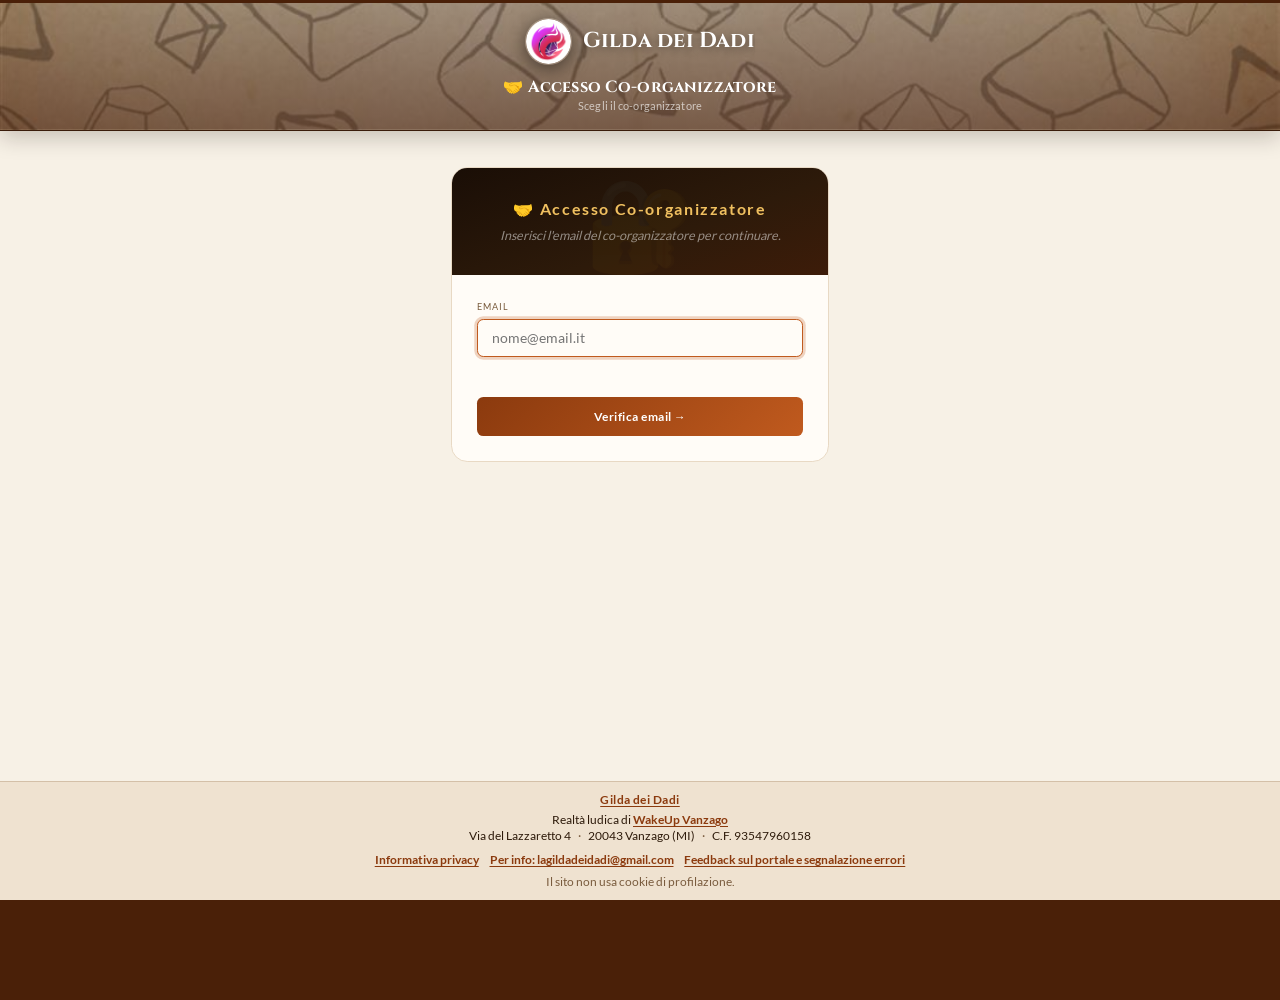
<file: stage/partner/index.html>
<!DOCTYPE html>
<html lang="it" data-pagina="partner">
<head>
<meta charset="UTF-8">
<meta http-equiv="Content-Security-Policy" content="default-src 'self'; script-src 'self' 'unsafe-inline'; style-src 'self' 'unsafe-inline'; img-src 'self' data: https:; font-src 'self' data:; connect-src 'self' https://script.google.com https://script.googleusercontent.com; object-src 'none'; base-uri 'none'; form-action 'self'">
<meta name="referrer" content="no-referrer">
<meta name="viewport" content="width=device-width, initial-scale=1, viewport-fit=cover">
<meta name="theme-color" content="#8B4513">
<meta name="mobile-web-app-capable" content="yes">
<title>Prenotazioni · Gilda dei Dadi</title>
<link rel="icon" type="image/png" sizes="96x96" href="../assets/img/logo-mark-96.png">
<link rel="apple-touch-icon" href="../assets/img/logo-touch-192.png">
<link rel="preload" as="image" href="../assets/img/dice-parchment.jpg">
<link rel="stylesheet" href="../assets/css/app.css?v=1964800">
<script src="../assets/js/config.js?v=1964800" defer></script>
<script src="../assets/js/environment.js?v=1964800" defer></script>
<script src="../assets/js/api-client.js?v=1964800" defer></script>
<script src="../assets/js/bootstrap.js?v=1964800" defer></script>
<script src="../assets/js/app.js?v=1964800" defer></script>
<script src="../assets/js/session.js?v=1964800" defer></script>
</head>
<body>
<!-- ═══ HEADER ═══ -->
<header id="app-header">
 <div class="h-inner">
 <div class="h-brand-row" id="h-brand-row" style="display:flex;justify-content:center">
 <a href="https://www.wakeupvanzago.it/gilda-dei-dadi" target="_blank" class="h-logo-wrap">
 <img id="h-logo" src="../assets/img/logo-mark-192.png" alt="Gilda dei Dadi">
 <span class="h-org-name" data-org-name>Gilda dei Dadi</span>
 </a>
 </div>
 
 <nav id="org-macro-tabs" class="org-macro-tabs" aria-label="Sezioni organizzatore" data-org-only style="display:none">
 <button type="button" class="tab-btn org-macro-btn active" data-macro="macro-stats" onclick="switchOrgMacro('macro-stats',this)" title="Statistiche">📊 Statistiche</button>
 <button type="button" class="tab-btn org-macro-btn" data-macro="macro-utenti" onclick="switchOrgMacro('macro-utenti',this)" title="Anagrafiche">👤 Anagrafiche</button>
 <button type="button" class="tab-btn org-macro-btn" data-macro="macro-eventi" onclick="switchOrgMacro('macro-eventi',this)" title="Eventi e Tavoli">📌 Eventi</button>
 <button type="button" class="tab-btn org-macro-btn" data-macro="macro-setup" onclick="switchOrgMacro('macro-setup',this)" title="Setup">🔧 Setup</button>
 </nav>
 
 <nav id="master-macro-tabs" class="org-macro-tabs" aria-label="Sezioni master" hidden>
 <button type="button" class="tab-btn org-macro-btn master-macro-btn active" data-master-panel="m-panel-avventure" onclick="switchMasterMacroTab('m-panel-avventure',this)" title="Le tue avventure">🎲 Avventure</button>
 <button type="button" class="tab-btn org-macro-btn master-macro-btn" data-master-panel="m-panel-tavoli" onclick="switchMasterMacroTab('m-panel-tavoli',this)" title="Sessioni dove proporre">📅 Sessioni</button>
 <button type="button" class="tab-btn org-macro-btn master-macro-btn" data-master-panel="m-panel-impegni" onclick="switchMasterMacroTab('m-panel-impegni',this)" title="Le avventure che porterai">🧳 Impegni</button>
 </nav>
 <nav id="sede-macro-tabs" class="org-macro-tabs" aria-label="Sezioni co-organizzatore" hidden>
 <button type="button" class="tab-btn org-macro-btn sede-macro-btn active" title="Eventi del co-organizzatore">📅 Eventi</button>
 </nav>
 <div class="h-trailing" id="h-trailing">
 <div class="h-meta">
 <h1 id="h-title">⚔️ Sistema Prenotazioni</h1>
 <p id="h-sub">Caricamento…</p>
 </div>
 
 <div id="h-org-actions" class="h-org-actions" aria-label="Azioni organizzatore" data-org-only style="display:none">
 <button type="button" class="org-header-btn" onclick="caricaOrg()" title="Ricarica dati dashboard">↺ Aggiorna</button>
 <button type="button" class="org-header-btn" onclick="logoutOrg()" title="Esci dall'area organizzatore">⇦ Esci</button>
 </div>
 
 <div id="h-master-actions" class="h-org-actions" aria-label="Azioni master">
 <button type="button" class="org-header-btn" onclick="apriMasterModificaInfoPopup()" title="Modifica info master">✏️ Info</button>
 <button type="button" class="org-header-btn" onclick="caricaAreaMaster()" title="Ricarica area master">↺ Aggiorna</button>
 </div>
 <div id="h-acc-actions" class="h-org-actions" aria-label="Azioni accoglienza">
 <button type="button" class="org-header-btn" onclick="accRicarica()" title="Ricarica dati">↺ Aggiorna</button>
 <button type="button" class="org-header-btn" onclick="accLogout()" title="Esci">⇦ Esci</button>
 </div>
 <div id="h-sede-actions" class="h-org-actions" aria-label="Azioni co-organizzatore">
 <button type="button" class="org-header-btn" onclick="tornaAccessoSede()" title="Torna all'elenco co-organizzatori">⇦ Elenco</button>
 <button type="button" class="org-header-btn" onclick="caricaAreaSede()" title="Ricarica area co-organizzatore">↺ Aggiorna</button>
 </div>
 </div>
 </div>
</header>

<!-- ═══ APP ═══ -->
<div class="wrap" id="app">
 <!-- Token invito co-prenotante (stesso valore della query della richiesta a /exec); letto da JS dopo il parse. -->
 <script type="application/json" id="gilda-invite-token-json">""</script>

 <!-- Loader -->
 <div id="loader" class="loader">
 <div class="dice-loader">
 <svg viewBox="0 0 52 52" fill="none" xmlns="http://www.w3.org/2000/svg">
 <rect x="4" y="4" width="44" height="44" rx="10" stroke="#c05a1e" stroke-width="2.5" fill="none"/>
 <circle cx="17" cy="17" r="4" fill="#c9922a"/>
 <circle cx="35" cy="17" r="4" fill="#c9922a"/>
 <circle cx="26" cy="26" r="4" fill="#c9922a"/>
 <circle cx="17" cy="35" r="4" fill="#c9922a"/>
 <circle cx="35" cy="35" r="4" fill="#c9922a"/>
 </svg>
 </div>
 <span id="loader-msg">Caricamento…</span>
 </div>

 <div id="no-uuid" class="hidden"></div>

 <!-- ═══ ACCESSO CO-ORGANIZZATORE (elenco + OTP / password) ═══ -->
 <div id="sede-login" class="hidden">
 <div class="login-box sede-login-box">
 <div class="login-head">
 <h2>🤝 Accesso Co-organizzatore</h2>
 <p id="sede-login-head-sub">Inserisci l'email del co-organizzatore per continuare.</p>
 </div>
 <div class="login-body">
 <div id="sede-login-pick">
 <div class="field first">
 <label class="lbl" for="sede-login-email">Email</label>
 <input type="email" id="sede-login-email" placeholder="nome@email.it" autocomplete="email" onkeydown="if(event.key==='Enter')verificaEmailSedeLogin()">
 </div>
 <div class="login-err" id="sede-login-err"></div>
 <div style="margin-top:14px">
 <button type="button" class="btn btn-p btn-full btn-lg" onclick="verificaEmailSedeLogin()">Verifica email →</button>
 </div>
 </div>
 <div id="sede-login-auth" class="hidden">
 <button type="button" class="btn btn-o btn-sm" style="margin-bottom:12px" onclick="tornaElencoSediLogin()">← Cambia email</button>
 <div id="sede-auth-nome" class="sede-auth-nome"></div>
 <div id="sede-auth-meta" class="sede-auth-meta"></div>
 <div class="sede-auth-tabs" role="tablist">
 <button type="button" class="sede-auth-tab active" id="sede-auth-tab-otp" onclick="switchSedeAuthTab('otp')">📧 Codice email</button>
 <button type="button" class="sede-auth-tab" id="sede-auth-tab-pwd" onclick="switchSedeAuthTab('pwd')">🔑 Password</button>
 </div>
 <div class="login-err" id="sede-auth-err"></div>
 <div id="sede-auth-otp">
 <p class="hint" id="sede-auth-otp-hint" style="margin-bottom:10px">Invia un codice a 6 cifre all’email del co-organizzatore.</p>
 <button type="button" class="btn btn-s btn-full" id="sede-otp-send-btn" onclick="inviaOtpSede()">Invia codice</button>
 <div class="field" style="margin-top:14px">
 <label class="lbl" for="sede-otp-code">Codice ricevuto</label>
 <input type="text" id="sede-otp-code" inputmode="numeric" autocomplete="one-time-code" maxlength="8" placeholder="123456" onkeydown="if(event.key==='Enter')verificaOtpSede()">
 </div>
 <div style="margin-top:14px">
 <button type="button" class="btn btn-p btn-full btn-lg" onclick="verificaOtpSede()">Accedi con codice →</button>
 </div>
 </div>
 <div id="sede-auth-pwd" class="hidden">
 <p class="hint" id="sede-auth-pwd-hint" style="margin-bottom:10px">Password impostata dall’organizzazione per questo co-organizzatore.</p>
 <div class="field first">
 <label class="lbl" for="sede-pwd">Password</label>
 <div class="pwd-wrap">
 <input type="password" id="sede-pwd" onkeydown="if(event.key==='Enter')verificaPasswordSede()" placeholder="••••••••••" autocomplete="current-password">
 <button class="pwd-tog" onclick="togglePwd('sede-pwd')" type="button">👁</button>
 </div>
 </div>
 <div style="margin-top:18px">
 <button type="button" class="btn btn-p btn-full btn-lg" onclick="verificaPasswordSede()">Accedi →</button>
 </div>
 </div>
 </div>
 </div>
 </div>
 </div>

 <!-- AREA CO-ORGANIZZATORE — layout come Mappa eventi org -->
 <div id="sede-main" class="hidden">
 <div id="sede-fa"></div>
 <div class="card sede-profile-card">
 <div class="card-head">
 <div class="card-head-icon">🤝</div>
 <div style="display:flex;flex-direction:column;gap:2px;align-items:flex-start;min-width:0">
 <h2 id="s-nome" style="margin:0">Area Co-organizzatore</h2>
 <div id="s-referente" style="font-size:12px;font-weight:600;color:rgba(255,255,255,.88)"></div>
 </div>
 </div>
 <div class="card-body">
 <div class="sede-profile-meta" id="s-profile-meta">—</div>
 </div>
 </div>

 <!-- STEP 1: griglia eventi -->
 <div id="sede-lv1">
 <div class="coorg-events-head">
 <div class="sec-title">📅 I tuoi eventi</div>
 <p class="org-tab-desc">Eventi in cui sei luogo ospitante oppure co-organizzatore. Apri un evento per gestire tavoli e iscrizioni.</p>
 </div>
 <div id="s-eventi-grid" class="mappa-ev-grid"></div>
 </div>

 <!-- STEP 2: dettaglio evento -->
 <div id="sede-step2" class="hidden">
 <div class="coorg-event-panel">
 <div class="coorg-event-top">
 <button type="button" class="btn btn-o btn-sm sede-det-back" onclick="sedeChiudiEvento()">← Eventi</button>
 <div class="sede-det-bar">
 <div class="sede-det-bar-left">
 <div id="sede-det-title"></div>
 <div id="sede-det-meta"></div>
 </div>
 </div>
 </div>
 <div class="coorg-sess-bar" id="sede-sess-bar">
 <div class="coorg-sess-label">Sessione</div>
 <div id="sede-sess-tabs" class="coorg-sess-tabs" role="tablist" aria-label="Sessioni evento"></div>
 </div>
 <div id="sede-sess-summary" class="sede-sess-summary" aria-live="polite"></div>
 <div class="coorg-tavoli-wrap">
 <div class="coorg-tavoli-head">
 <div class="coorg-tavoli-label">Tavoli</div>
 <button type="button" id="sede-btn-prenota" class="btn btn-s btn-sm hidden sede-write" onclick="apriSedePrenotazioneEvento()">➕ Nuova prenotazione</button>
 </div>
 <div id="sede-tavoli-grid" class="mappa-tav-grid"></div>
 </div>
 </div>
 </div>
 </div>
 <div id="sede-iscrivi-overlay" class="overlay hidden" onclick="if(event.target===this)chiudiSedeIscriviPopup()">
 <div class="dialog modifica-dialog" onclick="event.stopPropagation()">
 <h3 class="modifica-dialog-title" id="s-isc-title">➕ Aggiungi iscritto</h3>
 <div class="modifica-content">
 <input type="hidden" id="s-isc-event-id">
 <input type="hidden" id="s-isc-sessione-id">
 <input type="hidden" id="s-isc-tavolo-id">
 <input type="hidden" id="s-isc-mode" value="tavolo">
 <div id="s-isc-ctx" class="hint" style="margin-bottom:10px"></div>
 <div id="s-isc-pick" class="hidden" style="margin-bottom:12px">
 <p class="hint" style="margin:0 0 8px">Scegli uno o più tavoli (anche su sessioni diverse): è una prenotazione completa sull’evento.</p>
 <div id="s-isc-pick-list" class="sede-isc-pick-list"></div>
 </div>
 <div class="field first">
 <label class="lbl" for="s-isc-nome">Nome *</label>
 <input type="text" id="s-isc-nome" autocomplete="name">
 </div>
 <div class="row2">
 <div class="field first">
 <label class="lbl" for="s-isc-email">Email (opzionale)</label>
 <input type="email" id="s-isc-email" autocomplete="email" placeholder="se ce l’hanno">
 </div>
 <div class="field first">
 <label class="lbl" for="s-isc-cell">Cellulare</label>
 <input type="text" id="s-isc-cell" autocomplete="tel">
 </div>
 </div>
 <div class="row2">
 <div class="field first">
 <label class="lbl" for="s-isc-num">Persone</label>
 <input type="number" id="s-isc-num" min="1" value="1">
 </div>
 <div class="field first">
 <label class="lbl" for="s-isc-fascia">Fascia età</label>
 <select id="s-isc-fascia"></select>
 </div>
 </div>
 <label style="display:flex;align-items:center;gap:8px;margin-top:10px;font-size:13px">
 <input type="checkbox" id="s-isc-email-send">
 Invia email di conferma (solo se c’è email)
 </label>
 </div>
 <footer class="modifica-dialog-footer">
 <button type="button" class="btn btn-o btn-sm" onclick="chiudiSedeIscriviPopup()">Annulla</button>
 <button type="button" class="btn btn-s btn-sm" id="s-isc-submit" onclick="confermaSedeIscrivi()">Salva iscrizione</button>
 </footer>
 </div>
 </div>
 <!-- OVERLAY CONFIRM -->
 <div id="overlay" class="overlay hidden">
 <div class="dialog">
 <h3>⚠️ Conferma operazione</h3>
 <p id="ov-msg"></p>
 <label id="ov-notify-wrap" class="hidden" style="display:none;align-items:center;gap:8px;cursor:pointer;font-size:13px;margin:12px 0 4px">
 <input type="checkbox" id="ov-notify" style="width:auto" checked>
 <span>Avvisa l'utente via email</span>
 </label>
 <div class="dlg-btns">
 <button class="btn btn-o" id="ov-no">Annulla</button>
 <button class="btn btn-d" id="ov-ok">Sì, procedi</button>
 </div>
 </div>
 </div>

 <!-- OVERLAY MODIFICA PRENOTAZIONE -->
 <div id="modifica-overlay" class="overlay hidden" onclick="if(event.target===this)hide('modifica-overlay')">
 <div class="dialog modifica-dialog" onclick="event.stopPropagation()">
 <h3 id="modifica-dialog-title" class="modifica-dialog-title">✏️ Modifica</h3>
 <div id="modifica-content" class="modifica-content"></div>
 <footer id="modifica-dialog-footer" class="modifica-dialog-footer"></footer>
 </div>
 </div>

 <!-- OVERLAY AZIONI SALVATAGGIO (senza nascondere la pagina) -->
 <div id="action-overlay" class="overlay hidden" role="dialog" aria-modal="true" aria-labelledby="action-overlay-msg">
 <div class="dialog" style="max-width:360px;text-align:center">
 <div class="dice-loader" aria-hidden="true">
 <svg viewBox="0 0 52 52" fill="none" xmlns="http://www.w3.org/2000/svg">
 <rect x="4" y="4" width="44" height="44" rx="10" stroke="#c05a1e" stroke-width="2.5" fill="none"/>
 <circle cx="17" cy="17" r="4" fill="#c9922a"/>
 <circle cx="35" cy="17" r="4" fill="#c9922a"/>
 <circle cx="26" cy="26" r="4" fill="#c9922a"/>
 <circle cx="17" cy="35" r="4" fill="#c9922a"/>
 <circle cx="35" cy="35" r="4" fill="#c9922a"/>
 </svg>
 </div>
 <p id="action-overlay-msg" style="margin:0;font-style:italic;color:var(--smoke)">Salvataggio in corso…</p>
 </div>
 </div>

 <!-- OVERLAY PASSWORD CO-ORGANIZZATORE -->
 <div id="sede-pwd-overlay" class="overlay hidden" onclick="if(event.target===this)chiudiSedePwdOverlay()" role="dialog" aria-modal="true" aria-labelledby="sede-pwd-title">
 <div class="dialog modifica-dialog" onclick="event.stopPropagation()">
 <h3 id="sede-pwd-title" class="modifica-dialog-title">🔑 Password co-organizzatore</h3>
 <div class="modifica-content">
 <p id="sede-pwd-sub" style="font-size:13.5px;color:var(--smoke);margin-bottom:12px"></p>
 <label class="lbl" for="sede-pwd-new">Nuova password (min. 6 caratteri)</label>
 <div class="pwd-wrap">
 <input type="password" id="sede-pwd-new" autocomplete="new-password" placeholder="••••••••••" onkeydown="if(event.key==='Enter')document.getElementById('sede-pwd-confirm').focus()">
 <button class="pwd-tog" onclick="togglePwd('sede-pwd-new')" type="button" aria-label="Mostra password">👁</button>
 </div>
 <label class="lbl" for="sede-pwd-confirm" style="margin-top:10px">Ripeti password</label>
 <div class="pwd-wrap">
 <input type="password" id="sede-pwd-confirm" autocomplete="new-password" placeholder="••••••••••" onkeydown="if(event.key==='Enter')salvaSedePwdOverlay()">
 <button class="pwd-tog" onclick="togglePwd('sede-pwd-confirm')" type="button" aria-label="Mostra password">👁</button>
 </div>
 <p id="sede-pwd-err" class="hint" role="alert" style="color:#b71c1c;margin-top:8px;min-height:1em"></p>
 </div>
 <footer class="modifica-dialog-footer">
 <button type="button" class="btn btn-o btn-sm" onclick="chiudiSedePwdOverlay()">✕ Annulla</button>
 <button type="button" class="btn btn-s btn-sm" id="sede-pwd-save" onclick="salvaSedePwdOverlay()">🔑 Salva password</button>
 </footer>
 </div>
 </div>

 <!-- OVERLAY NOTIFICA NUOVO EVENTO -->
 <div id="notifica-overlay" class="overlay hidden" onclick="if(event.target===this)hide('notifica-overlay')">
 <div class="dialog modifica-dialog" onclick="event.stopPropagation()">
 <h3 id="notifica-dialog-title" class="modifica-dialog-title">📣 Invia notifica nuovo evento</h3>
 <div id="notifica-content" class="modifica-content">
 <p style="font-size:13.5px;color:var(--smoke);margin-bottom:10px">
 Scegli a chi inviare l'email di annuncio per questo evento.
 </p>
 <div style="display:flex;flex-direction:column;gap:6px;font-size:13px;color:var(--ink2);margin-bottom:8px">
 <label style="display:flex;align-items:flex-start;gap:8px;cursor:pointer;">
 <input type="radio" name="notifica-mode" id="notifica-mode-utenti" value="utenti" style="width:auto" checked>
 <span>
 <strong>Invia a tutti gli utenti</strong>
 <div style="font-size:12px;color:var(--ash)">Usa tutti gli indirizzi presenti nel foglio Utenti.</div>
 </span>
 </label>
 <label style="display:flex;align-items:flex-start;gap:8px;cursor:pointer;">
 <input type="radio" name="notifica-mode" id="notifica-mode-test" value="test" style="width:auto">
 <span>
 <strong>Invia solo ai test</strong>
 <div style="font-size:12px;color:var(--ash)">Invia la notifica solo agli indirizzi di test configurati.</div>
 </span>
 </label>
 </div>
 </div>
 <footer class="modifica-dialog-footer">
 <button type="button" class="btn btn-o btn-sm" onclick="hide('notifica-overlay')">✕ Annulla</button>
 <button type="button" class="btn btn-s btn-sm" onclick="confermaInviaNotificaNuovoEvento()">📣 Invia notifica</button>
 </footer>
 </div>
 </div>

 <!-- OVERLAY DETTAGLI UTENTE (organizzatore) -->
 <div id="utente-detail-overlay" class="overlay hidden" onclick="if(event.target===this)closeUtenteDetailOverlay()">
 <div class="dialog user-detail-dialog" onclick="event.stopPropagation()">
 <div class="card-head user-detail-head">
 <div class="card-head-icon">👤</div>
 <h2>Dettagli utente</h2>
 <button type="button" class="btn btn-o btn-sm user-detail-close" onclick="closeUtenteDetailOverlay()" aria-label="Chiudi">✕</button>
 </div>
 <div id="utente-detail-content" class="user-detail-content"></div>
 </div>
 </div>

 <!-- POPUP giochi disponibili (GDT / gioco libero) -->
 <div id="reg-gdt-giochi-overlay" class="overlay hidden" onclick="if(event.target===this)chiudiRegGdtGiochiPopup()" role="dialog" aria-modal="true" aria-labelledby="reg-gdt-giochi-title">
 <div class="dialog" style="max-width:420px" onclick="event.stopPropagation()">
 <div style="display:flex;align-items:flex-start;justify-content:space-between;gap:12px;margin-bottom:12px">
 <h3 id="reg-gdt-giochi-title" style="margin:0">🎲 Giochi presenti</h3>
 <button type="button" class="btn btn-o btn-sm" onclick="chiudiRegGdtGiochiPopup()" aria-label="Chiudi">✕</button>
 </div>
 <p id="reg-gdt-giochi-sess" class="hint" style="margin-top:0;margin-bottom:12px"></p>
 <ul id="reg-gdt-giochi-list" style="margin:0;padding-left:1.2em;font-size:15px;color:var(--ink);line-height:1.55"></ul>
 <div class="dlg-btns" style="margin-top:20px">
 <button type="button" class="btn btn-s btn-full" onclick="chiudiRegGdtGiochiPopup()">Chiudi</button>
 </div>
 </div>
 </div>

 <!-- OVERLAY DOMANDE FEEDBACK (organizzatore) -->
<div id="modfb-overlay" class="overlay hidden">
 <div class="dialog" style="max-width:680px">
 <h3>📝 Domande del feedback</h3>
 <div id="modfb-body"></div>
 <div style="display:flex;justify-content:flex-end;gap:8px;margin-top:14px">
 <button class="btn btn-o" type="button" onclick="hide('modfb-overlay')">Chiudi</button>
 <button class="btn btn-s" type="button" id="modfb-save" onclick="modfbSalva()">Salva modulo</button>
 </div>
 </div>
</div>
<!-- OVERLAY FEEDBACK -->
 <div id="feedback-overlay" class="overlay hidden">
 <div class="dialog" style="max-width:480px">
 <h3>💬 Lascia un feedback</h3>
 <p style="font-size:14px;color:var(--smoke);margin-bottom:16px">Suggerimenti, problemi o commenti: li leggeremo e ci aiuteranno a migliorare il servizio.</p>
 <div class="field first">
 <label class="lbl">Riguarda</label>
 <select id="fb-source">
 <option value="registrazione">Registrazione / prenotazione</option>
 <option value="area_utente">Le mie prenotazioni</option>
 <option value="dashboard_organizzatore">Dashboard organizzatore</option>
 <option value="altro">Altro</option>
 </select>
 </div>
 <div class="row2">
 <div class="field first">
 <label class="lbl">Nome <span class="lbl-note">facoltativo</span></label>
 <input type="text" id="fb-nome" placeholder="Mario R.">
 </div>
 <div class="field first">
 <label class="lbl">Email <span class="lbl-note">facoltativo</span></label>
 <input type="email" id="fb-email" placeholder="mario@email.it">
 </div>
 </div>
 <div class="field">
 <label class="lbl">Messaggio *</label>
 <textarea id="fb-messaggio" placeholder="Scrivi qui il tuo feedback…" rows="4"></textarea>
 </div>
 <div id="fb-flash" class="hidden" style="margin-bottom:12px"></div>
 <div class="dlg-btns">
 <button class="btn btn-o" onclick="hide('feedback-overlay')">Annulla</button>
 <button class="btn btn-s" id="fb-invia" onclick="inviaFeedbackFront()">Invia feedback</button>
 </div>
 </div>
 </div>

 <!-- POPUP notifiche successo / errore / info (sostituisce i banner flash) -->
 <div id="notify-popup" class="overlay hidden notify-popup-overlay" onclick="if(event.target===this)hideNotifyPopup()" role="dialog" aria-modal="true" aria-labelledby="notify-popup-msg">
 <div class="dialog notify-popup-card" id="notify-popup-card" onclick="event.stopPropagation()">
 <div class="notify-popup-icon-wrap" id="notify-popup-icon" aria-hidden="true">✅</div>
 <p class="notify-popup-text" id="notify-popup-msg"></p>
 <button type="button" class="btn btn-p btn-full" id="notify-popup-ok">OK</button>
 </div>
 </div>

 <div id="mail-detail-overlay" class="overlay hidden" onclick="if(event.target===this)chiudiMailDetailPopup()" role="dialog" aria-modal="true" aria-labelledby="mail-detail-title">
 <div class="dialog mail-detail-dialog" onclick="event.stopPropagation()">
 <h3 id="mail-detail-title">📧 Dettaglio invio</h3>
 <div id="mail-detail-content"></div>
 <div class="dlg-btns">
 <button type="button" class="btn btn-o btn-sm" onclick="chiudiMailDetailPopup()">Chiudi</button>
 </div>
 </div>
 </div>

 <div id="avviso-evento-overlay" class="overlay hidden" onclick="if(event.target===this)chiudiAvvisoEventoPopup()" role="dialog" aria-modal="true" aria-labelledby="avviso-evento-title">
 <div class="dialog avviso-evento-dialog" onclick="event.stopPropagation()">
 <h3 id="avviso-evento-title">📬 Stato avviso evento</h3>
 <div id="avviso-evento-subtitle" style="font-size:13px;color:var(--smoke)"></div>
 <div class="avviso-evento-tabs">
 <button type="button" class="tab-btn avviso-evento-tab" data-avv-tab="ricevuto" onclick="switchAvvisoEventoTab('ricevuto', this)">✅ Ricevuto</button>
 <button type="button" class="tab-btn avviso-evento-tab" data-avv-tab="attesa" onclick="switchAvvisoEventoTab('attesa', this)">⏳ In attesa</button>
 <button type="button" class="tab-btn avviso-evento-tab active" data-avv-tab="mancanti" onclick="switchAvvisoEventoTab('mancanti', this)">📭 Mancanti</button>
 </div>
 <div id="avviso-evento-list" class="avviso-evento-list"></div>
 <div class="dlg-btns">
 <button type="button" class="btn btn-p btn-sm" onclick="apriInvioNotificaDaPopupAvviso()">📣 Invia notifica</button>
 <button type="button" class="btn btn-o btn-sm" onclick="chiudiAvvisoEventoPopup()">Chiudi</button>
 </div>
 </div>
 </div>

 <!-- OVERLAY UNIFICA NOME (area utente: più varianti di nome nelle prenotazioni) -->
 <div id="nome-unifica-overlay" class="overlay hidden" role="dialog" aria-modal="true" aria-labelledby="nome-unifica-title">
 <div class="dialog" style="max-width:440px" onclick="event.stopPropagation()">
 <h3 id="nome-unifica-title">👤 Scegli il tuo nome ufficiale</h3>
 <p style="font-size:14px;color:var(--smoke);line-height:1.55;margin:0 0 14px">
 Abbiamo trovato <strong>più versioni del nome</strong> associato al tuo account (probabilmente da prenotazioni inserite in modo diverso).
 Scegli quella che vuoi usare: <strong>aggiorneremo il foglio Utenti</strong> e <strong>tutte le righe delle tue prenotazioni</strong> (file Risposte) con questo nome.
 </p>
 <div id="nome-unifica-list" class="nome-unifica-list" style="margin-bottom:16px"></div>
 <p id="nome-unifica-flash" class="hidden" style="font-size:13px;margin-bottom:12px"></p>
 <div class="dlg-btns">
 <button type="button" class="btn btn-s" id="nome-unifica-btn" onclick="confermaUnificaNomeUtente()">Conferma e aggiorna</button>
 </div>
 </div>
 </div>

 <!-- OVERLAY ISCRIZIONE MANUALE TAVOLO (organizzatore) -->
 <div id="org-manual-overlay" class="overlay hidden" onclick="if(event.target===this)hide('org-manual-overlay')">
 <div class="dialog modifica-dialog" style="max-width:440px" onclick="event.stopPropagation()">
 <h3 id="org-manual-title" class="modifica-dialog-title">Aggiungi iscritto</h3>
 <div class="modifica-content" style="padding-top:4px">
 <p style="font-size:13px;color:var(--smoke);margin:0 0 12px">Registra una prenotazione come se fosse compilata dal sito: viene creato un UUID collegato all’email (o riusato se l’email esiste già).</p>
 <input type="hidden" id="org-manual-ev">
 <input type="hidden" id="org-manual-sess">
 <input type="hidden" id="org-manual-tav-id">
 <div class="field first" style="margin-bottom:10px">
 <label class="lbl">Utente già presente <span class="lbl-note">opzionale</span></label>
 <input type="text" id="org-manual-user-search" list="org-manual-user-list" placeholder="Cerca nome o email">
 <datalist id="org-manual-user-list"></datalist>
 <div class="hint">Seleziona un utente esistente per precompilare i campi.</div>
 </div>
 <div class="row2">
 <div class="field first">
 <label class="lbl">Nome e cognome *</label>
 <input type="text" id="org-manual-nome" autocomplete="name" placeholder="Mario Rossi">
 </div>
 <div class="field first">
 <label class="lbl">Email *</label>
 <input type="email" id="org-manual-email" autocomplete="email" placeholder="mario@email.it">
 </div>
 </div>
 <div class="field first" style="margin-top:10px">
 <label class="lbl">Cellulare <span class="lbl-note">facoltativo</span></label>
 <input type="tel" id="org-manual-cell" autocomplete="tel" placeholder="+39 …">
 </div>
 <div class="row2" style="margin-top:10px">
 <div class="field first">
 <label class="lbl">Persone</label>
 <input type="number" id="org-manual-num" min="1" max="99" value="1" style="max-width:120px">
 </div>
 <div class="field first" id="org-manual-fascia-wrap">
 <label class="lbl">Fascia d’età</label>
 <select id="org-manual-fascia-select" class="hidden" style="width:100%"></select>
 <input type="text" id="org-manual-fascia-text" class="hidden" placeholder="es. 18–25 anni" style="width:100%">
 </div>
 </div>
 <div class="field first" style="margin-top:10px">
 <label style="display:flex;align-items:center;gap:8px;cursor:pointer;font-size:13px">
 <input type="checkbox" id="org-manual-invia-email" style="width:auto">
 Invia email di conferma all’indirizzo indicato
 </label>
 </div>
 <div id="org-manual-pwd-row" class="field first hidden" style="margin-top:10px">
 <label class="lbl">Password organizzatore</label>
 <input type="password" id="org-manual-pwd" autocomplete="off" placeholder="Solo se non hai fatto login in questa sessione">
 </div>
 <div id="org-manual-err" style="margin-top:10px;font-size:13px;color:var(--err)"></div>
 </div>
 <footer class="modifica-dialog-footer">
 <button type="button" class="btn btn-o btn-sm" onclick="hide('org-manual-overlay')">Annulla</button>
 <button type="button" class="btn btn-s btn-sm" id="org-manual-submit" onclick="orgInviaIscrizioneManuale()">Aggiungi iscritto</button>
 </footer>
 </div>
 </div>

 <!-- OVERLAY SPOSTA PRENOTAZIONE (organizzatore) -->
 <div id="org-move-overlay" class="overlay hidden" onclick="if(event.target===this)hide('org-move-overlay')">
 <div class="dialog modifica-dialog" style="max-width:500px" onclick="event.stopPropagation()">
 <h3 id="org-move-title" class="modifica-dialog-title">Sposta prenotazione</h3>
 <div class="modifica-content" style="padding-top:4px">
 <p style="font-size:13px;color:var(--smoke);margin:0 0 12px">Sposta questa prenotazione su un altro tavolo della stessa sessione.</p>
 <div id="org-move-summary"></div>
 <input type="hidden" id="org-move-ev">
 <input type="hidden" id="org-move-sess">
 <input type="hidden" id="org-move-uuid">
 <input type="hidden" id="org-move-old">
 <input type="hidden" id="org-move-num">
 <input type="hidden" id="org-move-fascia">
 <div class="field first">
 <label class="lbl">Nuovo tavolo</label>
 <select id="org-move-target" style="width:100%" onchange="orgMoveOnTargetChange()"></select>
 </div>
 <div class="field first" style="margin-top:10px">
 <label class="lbl">Messaggio per il prenotante</label>
 <div style="display:flex;flex-wrap:wrap;gap:8px;margin-bottom:8px">
 <button type="button" class="btn btn-o btn-sm" onclick="orgMoveApplicaTemplateMaster()">Master assente / avventura cambiata</button>
 </div>
 <textarea id="org-move-motivo" rows="5" maxlength="500" placeholder="Es. per problemi organizzativi il master non potra essere presente; abbiamo spostato la prenotazione su un'altra avventura…" style="width:100%;resize:vertical;min-height:96px"></textarea>
 <div style="font-size:11px;color:var(--ash);margin-top:4px">Se invii l'email, questo testo viene mostrato al prenotante (puoi modificarlo prima di confermare).</div>
 </div>
 <label style="display:flex;align-items:center;gap:8px;cursor:pointer;font-size:13px;margin-top:10px">
 <input type="checkbox" id="org-move-notify" style="width:auto">
 Avvisa l'utente via email dello spostamento
 </label>
 <div id="org-move-err" style="margin-top:10px;font-size:13px;color:var(--err)"></div>
 </div>
 <footer class="modifica-dialog-footer" style="flex-wrap:wrap;gap:8px">
 <button type="button" class="btn btn-d btn-sm" id="org-move-cancel-part" onclick="orgCancellaDaOverlaySposta()" title="Cancella la prenotazione di questo partecipante">Cancella partecipazione</button>
 <span style="flex:1 1 auto"></span>
 <button type="button" class="btn btn-o btn-sm" onclick="hide('org-move-overlay')">Annulla</button>
 <button type="button" class="btn btn-s btn-sm" id="org-move-submit" onclick="orgConfermaSpostaPrenotazione()">Sposta</button>
 </footer>
 </div>
 </div>

 <!-- OVERLAY MODIFICA TAVOLO (organizzatore) -->
 <div id="org-tav-edit-overlay" class="overlay hidden" onclick="if(event.target===this)hide('org-tav-edit-overlay')">
 <div class="dialog modifica-dialog" style="max-width:520px" onclick="event.stopPropagation()">
 <h3 id="org-tav-edit-title" class="modifica-dialog-title">Modifica tavolo</h3>
 <div class="modifica-content" style="padding-top:4px">
 <input type="hidden" id="org-tav-edit-ev">
 <input type="hidden" id="org-tav-edit-sess">
 <input type="hidden" id="org-tav-edit-id">
 <div class="org-tav-edit-block">
 <div class="org-tav-edit-block-title">Dati tavolo</div>
 <div class="row2">
 <div class="field first">
 <label class="lbl">ID tavolo</label>
 <input type="text" id="org-tav-edit-id-view" readonly>
 </div>
 <div class="field first">
 <label class="lbl">Sessione</label>
 <select id="org-tav-edit-sess-target" style="width:100%"></select>
 </div>
 </div>
 <div class="row2" style="margin-top:10px">
 <div class="field first">
 <label class="lbl">Tipo</label>
 <select id="org-tav-edit-tipo">
 <option value="GDR">GDR</option>
 <option value="GDT">GDT</option>
 <option value="PANEL">PANEL</option>
 <option value="GIOCO_LIBERO">GIOCO_LIBERO</option>
 </select>
 </div>
 <div class="field first">
 <label class="lbl">Max posti</label>
 <input type="number" id="org-tav-edit-max" min="1" max="99" value="5">
 </div>
 </div>
 <div class="field first" style="margin-top:10px">
 <label class="lbl">Fascia età minima</label>
 <select id="org-tav-edit-fascia-min">
 <option value="">Nessuna</option>
 </select>
 </div>
 <div class="field first" style="margin-top:10px">
 <label class="lbl">Note tavolo</label>
 <textarea id="org-tav-edit-desc-tavolo" rows="2" placeholder="Note del tavolo (sala, setup, logistica), indipendenti dall'avventura"></textarea>
 </div>
 <div class="field first" style="margin-top:10px;display:flex;gap:14px;flex-wrap:wrap">
 <label style="display:flex;align-items:center;gap:8px;cursor:pointer;font-size:13px">
 <input type="checkbox" id="org-tav-edit-show-master" style="width:auto">
 Mostra master nelle prenotazioni
 </label>
 <label style="display:flex;align-items:center;gap:8px;cursor:pointer;font-size:13px">
 <input type="checkbox" id="org-tav-edit-attivo" style="width:auto">
 Visibile nelle prenotazioni
 </label>
 </div>
 </div>
 <div class="org-tav-edit-avv-box">
 <div class="org-tav-edit-avv-title">Dettagli avventura</div>
 <p class="org-tav-edit-avv-sub">Seleziona un master e poi una sua avventura per compilare i campi in automatico.</p>
 <div class="row2" style="margin-top:8px">
 <div class="field first">
 <label class="lbl">Master</label>
 <select id="org-tav-edit-master-select" style="width:100%">
 <option value="">Seleziona master</option>
 </select>
 </div>
 <div class="field first">
 <label class="lbl">Avventura del master</label>
 <select id="org-tav-edit-avventura-select" style="width:100%">
 <option value="">Seleziona avventura</option>
 </select>
 <p class="hint" style="margin:6px 0 0;font-size:12px">L'elenco mostra le avventure attive del master selezionato.</p>
 </div>
 </div>
 <div class="row2" style="margin-top:10px">
 <div class="field first">
 <label class="lbl">Sistema di gioco</label>
 <div class="tav-sistema-wrap">
 <select id="org-tav-edit-sistema" style="width:100%">
 <option value="">Seleziona sistema</option>
 </select>
 <button type="button" class="btn-add-sistema" title="Aggiungi sistema" onclick="aggiungiNuovoSistemaGioco(this, 'org-tav-edit-sistema')">+</button>
 </div>
 </div>
 <div class="field first">
 <label class="lbl">Titolo avventura</label>
 <input type="text" id="org-tav-edit-titolo" placeholder="Titolo tavolo">
 </div>
 </div>
 <details class="org-tav-edit-advanced" id="org-tav-edit-avv-extra">
 <summary>Dettagli avventura avanzati</summary>
 <div class="org-tav-edit-advanced-body">
 <div class="field first" style="margin-top:6px">
 <label class="lbl">Sinossi</label>
 <textarea id="org-tav-edit-desc" rows="3" placeholder="Sinossi dell'avventura"></textarea>
 </div>
 <div class="row2" style="margin-top:10px">
 <div class="field first">
 <label class="lbl">Livello</label>
 <input type="text" id="org-tav-edit-livello" placeholder="Es. Base, Intermedio, 12+">
 </div>
 <div class="field first">
 <label class="lbl">Tono</label>
 <input type="text" id="org-tav-edit-tono" placeholder="Es. Epico, investigativo, leggero">
 </div>
 </div>
 <div class="row2" style="margin-top:10px">
 <div class="field first">
 <label class="lbl">Genere</label>
 <input type="text" id="org-tav-edit-tema" placeholder="Salvato sull'avventura collegata">
 </div>
 <div class="field first">
 <label class="lbl">Ambientazione</label>
 <input type="text" id="org-tav-edit-ambientazione" placeholder="Salvato sull'avventura collegata">
 </div>
 </div>
 <div class="field first" style="margin-top:10px">
 <label class="lbl">Tematiche sensibili</label>
 <input type="text" id="org-tav-edit-tematiche" placeholder="Es. violenza, horror, lutto">
 </div>
 </div>
 </details>
 </div>
 <div id="org-tav-edit-err" style="margin-top:10px;font-size:13px;color:var(--err)"></div>
 </div>
 <footer class="modifica-dialog-footer">
 <button type="button" class="btn btn-o btn-sm" onclick="hide('org-tav-edit-overlay')">Annulla</button>
 <button type="button" class="btn btn-s btn-sm" id="org-tav-edit-submit" onclick="orgConfermaModificaTavolo()">Salva tavolo</button>
 </footer>
 </div>
 </div>

 <!-- OVERLAY DETTAGLIO PRENOTAZIONE (mappa eventi – tabella sessione) -->
 <div id="org-mappa-pren-detail-overlay" class="overlay hidden" onclick="if(event.target===this)hide('org-mappa-pren-detail-overlay')">
 <div class="dialog modifica-dialog" style="max-width:480px" onclick="event.stopPropagation()">
 <h3 class="modifica-dialog-title">Dettaglio prenotazione</h3>
 <div class="modifica-content" style="padding-top:4px">
 <p id="org-mappa-pren-detail-sub" style="font-size:13px;color:var(--smoke);margin:0 0 12px;line-height:1.45"></p>
 <div id="org-mappa-pren-detail-body"></div>
 </div>
 <footer class="modifica-dialog-footer">
 <button type="button" class="btn btn-s btn-sm" onclick="hide('org-mappa-pren-detail-overlay')">Chiudi</button>
 </footer>
 </div>
 </div>

 <!-- OVERLAY LINK AREA MASTER (anagrafica Masters) -->
 <div id="org-master-link-overlay" class="overlay hidden" onclick="if(event.target===this)hide('org-master-link-overlay')">
 <div class="dialog modifica-dialog" style="max-width:520px" onclick="event.stopPropagation()">
 <h3 class="modifica-dialog-title">🔗 Link area master</h3>
 <div class="modifica-content" style="padding-top:4px">
 <p id="org-master-link-sub" style="font-size:13px;color:var(--smoke);margin:0 0 10px;line-height:1.45">
 Condividi questo indirizzo con il master per accedere all’area personale.
 </p>
 <input type="text" id="org-master-link-url" readonly style="width:100%;box-sizing:border-box;font-family:'DM Mono',monospace;font-size:12px;margin-bottom:12px">
 <div class="dlg-btns" style="flex-wrap:wrap;gap:8px;justify-content:flex-start;margin:0">
 <button type="button" class="btn btn-o btn-sm" onclick="orgCopiaLinkMaster()">📋 Copia</button>
 <button type="button" class="btn btn-s btn-sm" onclick="orgApriLinkMasterNuovaScheda()">Apri in nuova scheda</button>
 </div>
 </div>
 <footer class="modifica-dialog-footer">
 <button type="button" class="btn btn-s btn-sm" onclick="hide('org-master-link-overlay')">Chiudi</button>
 </footer>
 </div>
 </div>

 <!-- POPUP NUOVA AVVENTURA (area master) -->
 <div id="master-nuova-avventura-overlay" class="overlay hidden" onclick="if(event.target===this)chiudiMasterNuovaAvventuraPopup()">
 <div class="dialog modifica-dialog" style="max-width:640px" onclick="event.stopPropagation()">
 <h3 class="modifica-dialog-title" style="display:flex;align-items:center;justify-content:space-between;gap:12px">
 <span>➕ Nuova avventura</span>
 <button type="button" class="btn btn-o btn-sm user-detail-close" onclick="chiudiMasterNuovaAvventuraPopup()" aria-label="Chiudi">✕</button>
 </h3>
 <div class="modifica-content" style="padding-top:12px">
 <div class="row2">
 <div class="field first">
 <label class="lbl">Titolo avventura</label>
 <input type="text" id="m-new-titolo" placeholder="La cripta del drago">
 </div>
 <div class="field first">
 <label class="lbl">Sistema di gioco</label>
 <select id="m-new-sistema" onchange="masterOnSistemaGiocoChange()">
 <option value="">— Seleziona sistema —</option>
 </select>
 <input type="text" id="m-new-sistema-custom" class="hidden" placeholder="Inserisci nuovo sistema di gioco" style="margin-top:8px">
 </div>
 </div>
 <div class="row2">
 <div class="field first">
 <label class="lbl">Livello</label>
 <input type="text" id="m-new-livello" placeholder="Es. 1-3, Principiante, Tier 2">
 </div>
 <div class="field first">
 <label class="lbl">Tipo</label>
 <select id="m-new-tipo">
 <option value="GDR">GDR</option>
 <option value="GDT">GDT</option>
 <option value="PANEL">PANEL</option>
 <option value="GIOCO_LIBERO">GIOCO_LIBERO</option>
 </select>
 </div>
 </div>
 <div class="field first">
 <label class="lbl">Player max avventura</label>
 <input type="number" id="m-new-max" min="1" max="20" value="6">
 </div>
 <div class="field">
 <label class="lbl">Fascia età minima</label>
 <select id="m-new-fascia-min">
 <option value="">Nessuna</option>
 </select>
 </div>
 <div class="field">
 <label class="lbl">Descrizione</label>
 <textarea id="m-new-descr" rows="3" placeholder="Breve descrizione dell'avventura"></textarea>
 </div>
 <div class="row2">
 <div class="field first">
 <label class="lbl">Tema</label>
 <input type="text" id="m-new-tema" placeholder="Es. horror, investigativo, commedia">
 </div>
 <div class="field first">
 <label class="lbl">Ambientazione</label>
 <input type="text" id="m-new-ambientazione" placeholder="Es. fantasy urbano, spazio, Italia anni ’30">
 </div>
 </div>
 </div>
 <footer class="modifica-dialog-footer">
 <div class="act-bar">
 <button type="button" class="btn btn-o btn-sm" onclick="chiudiMasterNuovaAvventuraPopup()">Annulla</button>
 <button type="button" class="btn btn-s" id="m-new-submit" onclick="salvaNuovaAvventuraDaMaster()">💾 Crea avventura</button>
 </div>
 </footer>
 </div>
 </div>

 <div id="master-modifica-info-overlay" class="overlay hidden" onclick="if(event.target===this)chiudiMasterModificaInfoPopup()">
 <div class="dialog modifica-dialog" style="max-width:540px" onclick="event.stopPropagation()">
 <h3 class="modifica-dialog-title" style="display:flex;align-items:center;justify-content:space-between;gap:12px">
 <span>👤 Modifica informazioni master</span>
 <button type="button" class="btn btn-o btn-sm user-detail-close" onclick="chiudiMasterModificaInfoPopup()" aria-label="Chiudi">✕</button>
 </h3>
 <div class="modifica-content" style="padding-top:12px">
 <div class="row2">
 <div class="field first">
 <label class="lbl">Nome</label>
 <input type="text" id="m-info-nome" placeholder="Nome e cognome">
 </div>
 <div class="field first">
 <label class="lbl">Nick</label>
 <input type="text" id="m-info-nick" placeholder="Nyx">
 </div>
 </div>
 <div class="row2">
 <div class="field first">
 <label class="lbl">Email</label>
 <input type="email" id="m-info-email" placeholder="nome@email.it">
 </div>
 <div class="field first">
 <label class="lbl">Cellulare</label>
 <input type="text" id="m-info-cell" placeholder="+39 ...">
 </div>
 </div>
 </div>
 <footer class="modifica-dialog-footer">
 <div class="act-bar">
 <button type="button" class="btn btn-o btn-sm" onclick="chiudiMasterModificaInfoPopup()">Annulla</button>
 <button type="button" class="btn btn-s btn-sm" id="m-info-submit" onclick="salvaMasterInfoDaPopup()">💾 Salva</button>
 </div>
 </footer>
 </div>
 </div>

 <div id="master-gestione-avventura-overlay" class="overlay hidden" onclick="if(event.target===this)chiudiMasterGestioneAvventuraPopup()">
 <div class="dialog modifica-dialog" style="max-width:680px" onclick="event.stopPropagation()">
 <h3 class="modifica-dialog-title" style="display:flex;align-items:center;justify-content:space-between;gap:12px">
 <span>🧩 Gestisci avventura</span>
 <button type="button" class="btn btn-o btn-sm user-detail-close" onclick="chiudiMasterGestioneAvventuraPopup()" aria-label="Chiudi">✕</button>
 </h3>
 <div class="modifica-content" style="padding-top:12px">
 <input type="hidden" id="m-edit-avventura-id">
 <div class="row2">
 <div class="field first">
 <label class="lbl">Titolo avventura</label>
 <input type="text" id="m-edit-titolo" placeholder="La cripta del drago">
 </div>
 <div class="field first">
 <label class="lbl">Sistema di gioco</label>
 <input type="text" id="m-edit-sistema" placeholder="D&D 5e">
 </div>
 </div>
 <div class="row2">
 <div class="field first">
 <label class="lbl">Livello</label>
 <input type="text" id="m-edit-livello" placeholder="Es. 1-3, Principiante, Tier 2">
 </div>
 <div class="field first">
 <label class="lbl">Tipo</label>
 <select id="m-edit-tipo">
 <option value="GDR">GDR</option>
 <option value="GDT">GDT</option>
 <option value="PANEL">PANEL</option>
 <option value="GIOCO_LIBERO">GIOCO_LIBERO</option>
 </select>
 </div>
 </div>
 <div class="field first">
 <label class="lbl">Player max avventura</label>
 <input type="number" id="m-edit-max" min="1" max="20" value="6">
 </div>
 <div class="field">
 <label class="lbl">Fascia età minima</label>
 <select id="m-edit-fascia-min">
 <option value="">Nessuna</option>
 </select>
 </div>
 <div class="field">
 <label class="lbl">Descrizione</label>
 <textarea id="m-edit-descr" rows="3" placeholder="Breve descrizione dell'avventura"></textarea>
 </div>
 <div class="row2">
 <div class="field first">
 <label class="lbl">Tema</label>
 <input type="text" id="m-edit-tema" placeholder="Es. horror, investigativo">
 </div>
 <div class="field first">
 <label class="lbl">Ambientazione</label>
 <input type="text" id="m-edit-ambientazione" placeholder="Es. fantasy, storico">
 </div>
 </div>
 <div class="row2">
 <div class="field first">
 <label class="lbl">Tono</label>
 <input type="text" id="m-edit-tono" placeholder="Es. epico, investigativo, leggero">
 </div>
 <div class="field first">
 <label class="lbl">Tematiche sensibili</label>
 <input type="text" id="m-edit-tematiche" placeholder="Es. violenza, horror, lutto">
 </div>
 </div>
 <div class="field">
 <label class="lbl">Tavoli collegati</label>
 <div id="m-edit-tavoli-linked" class="hint" style="line-height:1.55"></div>
 </div>
 </div>
 <footer class="modifica-dialog-footer">
 <div class="act-bar" style="justify-content:space-between;width:100%">
 <button type="button" class="btn btn-d btn-sm" onclick="masterEliminaAvventuraDaPopup()">🗑️ Elimina</button>
 <div style="display:flex;gap:8px;flex-wrap:wrap">
 <button type="button" class="btn btn-o btn-sm" onclick="chiudiMasterGestioneAvventuraPopup()">Annulla</button>
 <button type="button" class="btn btn-s btn-sm" id="m-edit-submit" onclick="masterSalvaModificaAvventuraDaPopup()">💾 Salva modifiche</button>
 </div>
 </div>
 </footer>
 </div>
 </div>

 <div id="master-prendi-tavolo-overlay" class="overlay hidden" onclick="if(event.target===this)chiudiMasterPrendiTavoloPopup()">
 <div class="dialog modifica-dialog" style="max-width:560px" onclick="event.stopPropagation()">
 <h3 class="modifica-dialog-title" style="display:flex;align-items:center;justify-content:space-between;gap:12px">
 <span>🎯 Fai il Master</span>
 <button type="button" class="btn btn-o btn-sm user-detail-close" onclick="chiudiMasterPrendiTavoloPopup()" aria-label="Chiudi">✕</button>
 </h3>
 <div class="modifica-content" style="padding-top:12px">
 <input type="hidden" id="m-prendi-event-id">
 <input type="hidden" id="m-prendi-sessione-id">
 <input type="hidden" id="m-prendi-avventura-id">
 <div id="m-prendi-tavolo-meta" class="hint" style="margin-bottom:10px;line-height:1.55"></div>
 <div class="field first">
 <label class="lbl">Filtra per sistema di gioco</label>
 <div id="m-prendi-sistemi-tabs" style="display:flex;flex-wrap:wrap;gap:6px"></div>
 </div>
 <div class="field" style="margin-top:10px">
 <label class="lbl">Seleziona una tua avventura</label>
 <div id="m-prendi-avventure-list" style="display:grid;gap:8px"></div>
 </div>
 </div>
 <footer class="modifica-dialog-footer">
 <div class="act-bar">
 <button type="button" class="btn btn-o btn-sm" onclick="chiudiMasterPrendiTavoloPopup()">Annulla</button>
 <button type="button" class="btn btn-s btn-sm" id="m-prendi-submit" onclick="confermaMasterPrendiTavolo()">🎯 Fai il Master</button>
 </div>
 </footer>
 </div>
 </div>

 <div id="master-impegno-dettaglio-overlay" class="overlay hidden" onclick="if(event.target===this)chiudiMasterImpegnoDettaglioPopup()">
 <div class="dialog modifica-dialog" style="max-width:620px" onclick="event.stopPropagation()">
 <h3 class="modifica-dialog-title" style="display:flex;align-items:center;justify-content:space-between;gap:12px">
 <span>📋 Dettaglio avventura</span>
 <button type="button" class="btn btn-o btn-sm user-detail-close" onclick="chiudiMasterImpegnoDettaglioPopup()" aria-label="Chiudi">✕</button>
 </h3>
 <div class="modifica-content" style="padding-top:12px">
 <div id="m-impegno-dettaglio-content" style="font-size:13.5px;line-height:1.6;color:var(--ink2)"></div>
 </div>
 <footer class="modifica-dialog-footer">
 <div class="act-bar">
 <button type="button" class="btn btn-s btn-sm" onclick="chiudiMasterImpegnoDettaglioPopup()">Chiudi</button>
 </div>
 </footer>
 </div>
 </div>

 <div id="master-avventura-storico-overlay" class="overlay hidden" onclick="if(event.target===this)chiudiMasterStoricoAvventuraPopup()">
 <div class="dialog modifica-dialog" style="max-width:700px" onclick="event.stopPropagation()">
 <h3 class="modifica-dialog-title" style="display:flex;align-items:center;justify-content:space-between;gap:12px">
 <span id="m-storico-title">🗂️ Storico avventura</span>
 <button type="button" class="btn btn-o btn-sm user-detail-close" onclick="chiudiMasterStoricoAvventuraPopup()" aria-label="Chiudi">✕</button>
 </h3>
 <div class="modifica-content" style="padding-top:12px">
 <div class="field first" style="margin-bottom:10px;max-width:220px">
 <label class="lbl">Ordine</label>
 <select id="m-storico-order" onchange="renderMasterStoricoAvventuraContent()">
 <option value="desc">Decrescente</option>
 <option value="asc">Crescente</option>
 </select>
 </div>
 <div id="m-storico-content" style="font-size:13.5px;line-height:1.6;color:var(--ink2)"></div>
 </div>
 <footer class="modifica-dialog-footer">
 <div class="act-bar">
 <button type="button" class="btn btn-s btn-sm" onclick="chiudiMasterStoricoAvventuraPopup()">Chiudi</button>
 </div>
 </footer>
 </div>
 </div>

 <!-- OVERLAY SELEZIONE GIOCHI PER AVVISO NUOVI GIOCHI GDT -->
 <div id="org-avviso-giochi-overlay" class="overlay hidden" onclick="if(event.target===this)chiudiAvvisoNuoviGiochi()">
 <div class="dialog modifica-dialog" style="max-width:560px" onclick="event.stopPropagation()">
 <h3 class="modifica-dialog-title">Avviso nuovi giochi</h3>
 <div class="modifica-content" style="padding-top:4px">
 <p style="font-size:13px;color:var(--smoke);margin:0 0 10px">
 Seleziona i giochi da includere nell'email. La ricevono solo le persone già iscritte a quella sessione, con un indirizzo valido.
 </p>
 <div id="org-avviso-giochi-summary" class="hint" style="margin-bottom:8px"></div>
 <div id="org-avviso-giochi-list" style="display:grid;gap:8px;max-height:260px;overflow:auto;padding-right:4px"></div>
 </div>
 <footer class="modifica-dialog-footer">
 <button type="button" class="btn btn-o btn-sm" onclick="chiudiAvvisoNuoviGiochi()">Annulla</button>
 <button type="button" class="btn btn-s btn-sm" onclick="confermaSelezioneAvvisoNuoviGiochi()">Conferma e salva</button>
 </footer>
 </div>
 </div>

 <!-- OVERLAY SELEZIONE TAVOLI PER AVVISO NUOVI TAVOLI -->
 <div id="org-avviso-tavoli-overlay" class="overlay hidden" onclick="if(event.target===this)chiudiAvvisoNuoviTavoli()">
 <div class="dialog modifica-dialog" style="max-width:560px" onclick="event.stopPropagation()">
 <h3 class="modifica-dialog-title">Avviso nuovi tavoli</h3>
 <div class="modifica-content" style="padding-top:4px">
 <p style="font-size:13px;color:var(--smoke);margin:0 0 10px">
 Seleziona i nuovi tavoli da includere nell'email di avviso.
 </p>
 <div id="org-avviso-tavoli-summary" class="hint" style="margin-bottom:8px"></div>
 <div id="org-avviso-tavoli-list" style="display:grid;gap:8px;max-height:260px;overflow:auto;padding-right:4px"></div>
 </div>
 <footer class="modifica-dialog-footer">
 <button type="button" class="btn btn-o btn-sm" onclick="chiudiAvvisoNuoviTavoli()">Annulla</button>
 <button type="button" class="btn btn-s btn-sm" onclick="confermaSelezioneAvvisoNuoviTavoli()">Conferma e salva</button>
 </footer>
 </div>
 </div>

 <div id="uscita-portale-overlay" class="overlay hidden" onclick="if(event.target===this)chiudiUscitaPortale()">
 <div class="dialog" onclick="event.stopPropagation()" style="max-width:440px">
 <div class="card-head">
 <div class="card-head-icon">↗</div>
 <h2>Stai uscendo da Gilda dei Dadi</h2>
 </div>
 <div class="card-body">
 <p style="margin:0 0 16px;line-height:1.5">Questa prenotazione non la gestiamo noi. I posti sono sul portale di chi organizza la fiera: da qui si apre quel sito.</p>
 <div style="display:flex;gap:8px;justify-content:flex-end;flex-wrap:wrap">
 <button type="button" class="btn btn-o" onclick="chiudiUscitaPortale()">Resta qui</button>
 <button type="button" class="btn btn-p" onclick="confermaUscitaPortale()">Vai al portale</button>
 </div>
 </div>
 </div>
 </div>

 <!-- OVERLAY DETTAGLIO EVENTO (registrazione) -->
 <div id="evento-detail-overlay" class="overlay hidden" onclick="if(event.target===this)chiudiDettaglioEvento()">
 <div class="dialog user-detail-dialog" onclick="event.stopPropagation()">
 <div class="card-head user-detail-head">
 <div class="card-head-icon">🎲</div>
 <h2 id="evento-detail-title">Dettaglio evento</h2>
 <button type="button" class="btn btn-o btn-sm user-detail-close" onclick="chiudiDettaglioEvento()" aria-label="Chiudi">✕</button>
 </div>
 <div id="evento-detail-content" class="user-detail-content"></div>
 </div>
 </div>

 <!-- OVERLAY DETTAGLIO TAVOLO (registrazione) -->
 <div id="tavolo-detail-overlay" class="overlay hidden" onclick="if(event.target===this)chiudiDettaglioTavolo()">
 <div class="dialog user-detail-dialog" onclick="event.stopPropagation()">
 <div class="card-head user-detail-head">
 <div class="card-head-icon">🧩</div>
 <h2 id="tavolo-detail-title">Dettaglio tavolo</h2>
 <button type="button" class="btn btn-o btn-sm user-detail-close" onclick="chiudiDettaglioTavolo()" aria-label="Chiudi">✕</button>
 </div>
 <div id="tavolo-detail-content" class="user-detail-content"></div>
 </div>
 </div>

</div><!-- /wrap -->

<footer class="site-footer">
 <div class="site-footer-inner">
  <p class="site-footer-brand"><a href="https://www.wakeupvanzago.it/gilda-dei-dadi/" target="_blank" rel="noopener">Gilda dei Dadi</a></p>
  <p>Realtà ludica di <a href="https://www.wakeupvanzago.it/" target="_blank" rel="noopener">WakeUp Vanzago</a></p>
  <p class="site-footer-address"><span>Via del Lazzaretto 4</span><span>20043 Vanzago (MI)</span><span>C.F. 93547960158</span></p>
  <nav class="site-footer-nav" aria-label="Informazioni">
   <a href="https://www.wakeupvanzago.it/gilda-dei-dadi/informativa-privacy/" target="_blank" rel="noopener">Informativa privacy</a>
   <a href="mailto:lagildadeidadi@gmail.com">Per info: lagildadeidadi@gmail.com</a>
   <a href="#" onclick="event.preventDefault();apriFeedback('footer')">Feedback sul portale e segnalazione errori</a>
  </nav>
  <p class="site-footer-note">Il sito non usa cookie di profilazione.</p>
 </div>
</footer>

<!-- ═══════════════════════════════════════════
 JAVASCRIPT
═══════════════════════════════════════════ -->
</body>
</html>
</file>
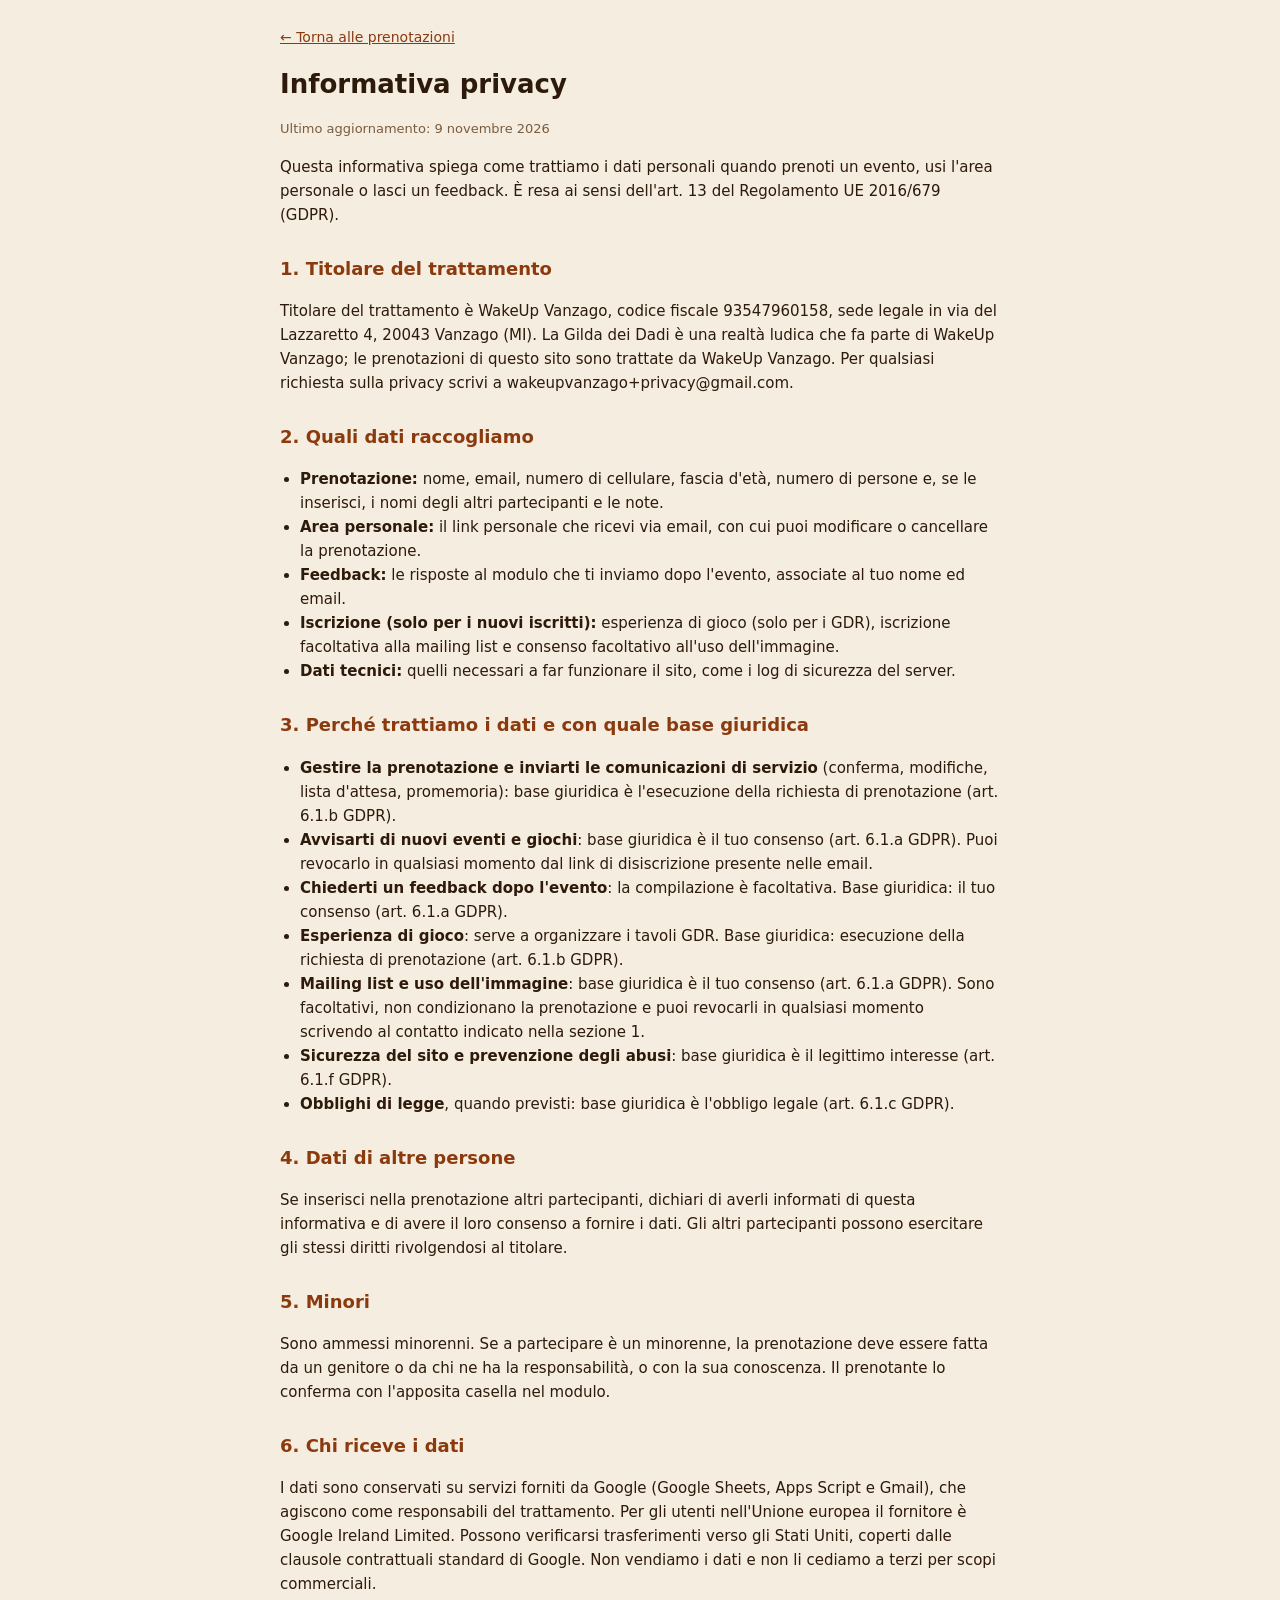
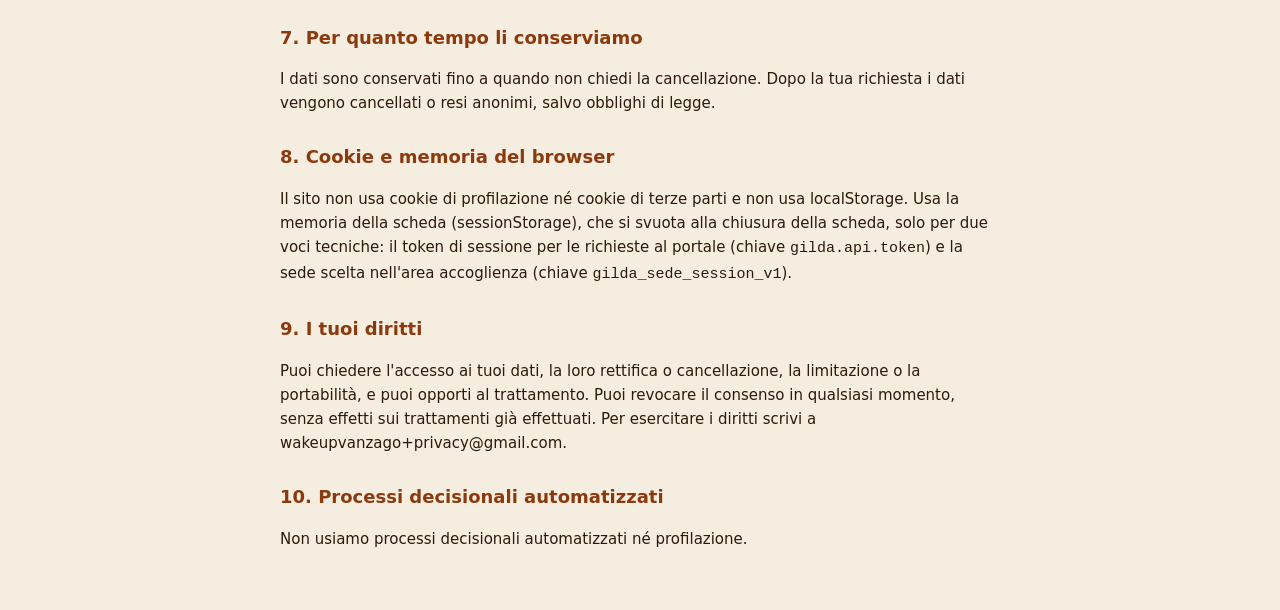
<file: stage/privacy/index.html>
<!DOCTYPE html>
<html lang="it">
<head>
<meta charset="UTF-8">
<meta name="viewport" content="width=device-width, initial-scale=1">
<meta name="description" content="Informativa sul trattamento dei dati personali per le prenotazioni e gli eventi della Gilda dei Dadi.">
<title>Informativa privacy · Gilda dei Dadi</title>
<style>
 body{margin:0;background:#f5ede0;color:#2d1a0a;font-family:system-ui,-apple-system,"Segoe UI",Roboto,sans-serif;line-height:1.6}
 main{max-width:720px;margin:0 auto;padding:24px 16px 48px}
 h1{font-size:26px;margin:0 0 4px}
 h2{font-size:18px;margin:28px 0 8px;color:#8B3A0E}
 p,li{font-size:15px}
 ul{padding-left:20px}
 a{color:#8B3A0E}
 .todo{background:#fff3c4;padding:0 4px;border-radius:4px;font-weight:600}
 .meta{font-size:13px;color:#7a5c3e}
 .back{display:inline-block;margin-bottom:16px;font-size:14px}
</style>
</head>
<body>
<main>
 <a class="back" href="../">← Torna alle prenotazioni</a>
 <h1>Informativa privacy</h1>
 <p class="meta">Ultimo aggiornamento: 9 novembre 2026</p>

 <p>Questa informativa spiega come trattiamo i dati personali quando prenoti un evento, usi l'area personale o lasci un feedback. È resa ai sensi dell'art. 13 del Regolamento UE 2016/679 (GDPR).</p>

 <h2>1. Titolare del trattamento</h2>
 <p>Titolare del trattamento è WakeUp Vanzago, codice fiscale 93547960158, sede legale in via del Lazzaretto 4, 20043 Vanzago (MI). La Gilda dei Dadi è una realtà ludica che fa parte di WakeUp Vanzago; le prenotazioni di questo sito sono trattate da WakeUp Vanzago. Per qualsiasi richiesta sulla privacy scrivi a wakeupvanzago+privacy@gmail.com.</p>

 <h2>2. Quali dati raccogliamo</h2>
 <ul>
  <li><strong>Prenotazione:</strong> nome, email, numero di cellulare, fascia d'età, numero di persone e, se le inserisci, i nomi degli altri partecipanti e le note.</li>
  <li><strong>Area personale:</strong> il link personale che ricevi via email, con cui puoi modificare o cancellare la prenotazione.</li>
  <li><strong>Feedback:</strong> le risposte al modulo che ti inviamo dopo l'evento, associate al tuo nome ed email.</li>
  <li><strong>Iscrizione (solo per i nuovi iscritti):</strong> esperienza di gioco (solo per i GDR), iscrizione facoltativa alla mailing list e consenso facoltativo all'uso dell'immagine.</li>
  <li><strong>Dati tecnici:</strong> quelli necessari a far funzionare il sito, come i log di sicurezza del server.</li>
 </ul>

 <h2>3. Perché trattiamo i dati e con quale base giuridica</h2>
 <ul>
  <li><strong>Gestire la prenotazione e inviarti le comunicazioni di servizio</strong> (conferma, modifiche, lista d'attesa, promemoria): base giuridica è l'esecuzione della richiesta di prenotazione (art. 6.1.b GDPR).</li>
  <li><strong>Avvisarti di nuovi eventi e giochi</strong>: base giuridica è il tuo consenso (art. 6.1.a GDPR). Puoi revocarlo in qualsiasi momento dal link di disiscrizione presente nelle email.</li>
  <li><strong>Chiederti un feedback dopo l'evento</strong>: la compilazione è facoltativa. Base giuridica: il tuo consenso (art. 6.1.a GDPR).</li>
  <li><strong>Esperienza di gioco</strong>: serve a organizzare i tavoli GDR. Base giuridica: esecuzione della richiesta di prenotazione (art. 6.1.b GDPR).</li>
  <li><strong>Mailing list e uso dell'immagine</strong>: base giuridica è il tuo consenso (art. 6.1.a GDPR). Sono facoltativi, non condizionano la prenotazione e puoi revocarli in qualsiasi momento scrivendo al contatto indicato nella sezione 1.</li>
  <li><strong>Sicurezza del sito e prevenzione degli abusi</strong>: base giuridica è il legittimo interesse (art. 6.1.f GDPR).</li>
  <li><strong>Obblighi di legge</strong>, quando previsti: base giuridica è l'obbligo legale (art. 6.1.c GDPR).</li>
 </ul>

 <h2>4. Dati di altre persone</h2>
 <p>Se inserisci nella prenotazione altri partecipanti, dichiari di averli informati di questa informativa e di avere il loro consenso a fornire i dati. Gli altri partecipanti possono esercitare gli stessi diritti rivolgendosi al titolare.</p>

 <h2>5. Minori</h2>
 <p>Sono ammessi minorenni. Se a partecipare è un minorenne, la prenotazione deve essere fatta da un genitore o da chi ne ha la responsabilità, o con la sua conoscenza. Il prenotante lo conferma con l'apposita casella nel modulo.</p>

 <h2>6. Chi riceve i dati</h2>
 <p>I dati sono conservati su servizi forniti da Google (Google Sheets, Apps Script e Gmail), che agiscono come responsabili del trattamento. Per gli utenti nell'Unione europea il fornitore è Google Ireland Limited. Possono verificarsi trasferimenti verso gli Stati Uniti, coperti dalle clausole contrattuali standard di Google. Non vendiamo i dati e non li cediamo a terzi per scopi commerciali.</p>

 <h2>7. Per quanto tempo li conserviamo</h2>
 <p>I dati sono conservati fino a quando non chiedi la cancellazione. Dopo la tua richiesta i dati vengono cancellati o resi anonimi, salvo obblighi di legge.</p>

 <h2>8. Cookie e memoria del browser</h2>
 <p>Il sito non usa cookie di profilazione né cookie di terze parti e non usa localStorage. Usa la memoria della scheda (sessionStorage), che si svuota alla chiusura della scheda, solo per due voci tecniche: il token di sessione per le richieste al portale (chiave <code>gilda.api.token</code>) e la sede scelta nell'area accoglienza (chiave <code>gilda_sede_session_v1</code>).</p>

 <h2>9. I tuoi diritti</h2>
 <p>Puoi chiedere l'accesso ai tuoi dati, la loro rettifica o cancellazione, la limitazione o la portabilità, e puoi opporti al trattamento. Puoi revocare il consenso in qualsiasi momento, senza effetti sui trattamenti già effettuati. Per esercitare i diritti scrivi a wakeupvanzago+privacy@gmail.com.</p>
 
 <h2>10. Processi decisionali automatizzati</h2>
 <p>Non usiamo processi decisionali automatizzati né profilazione.</p>
</main>
</body>
</html>
</file>
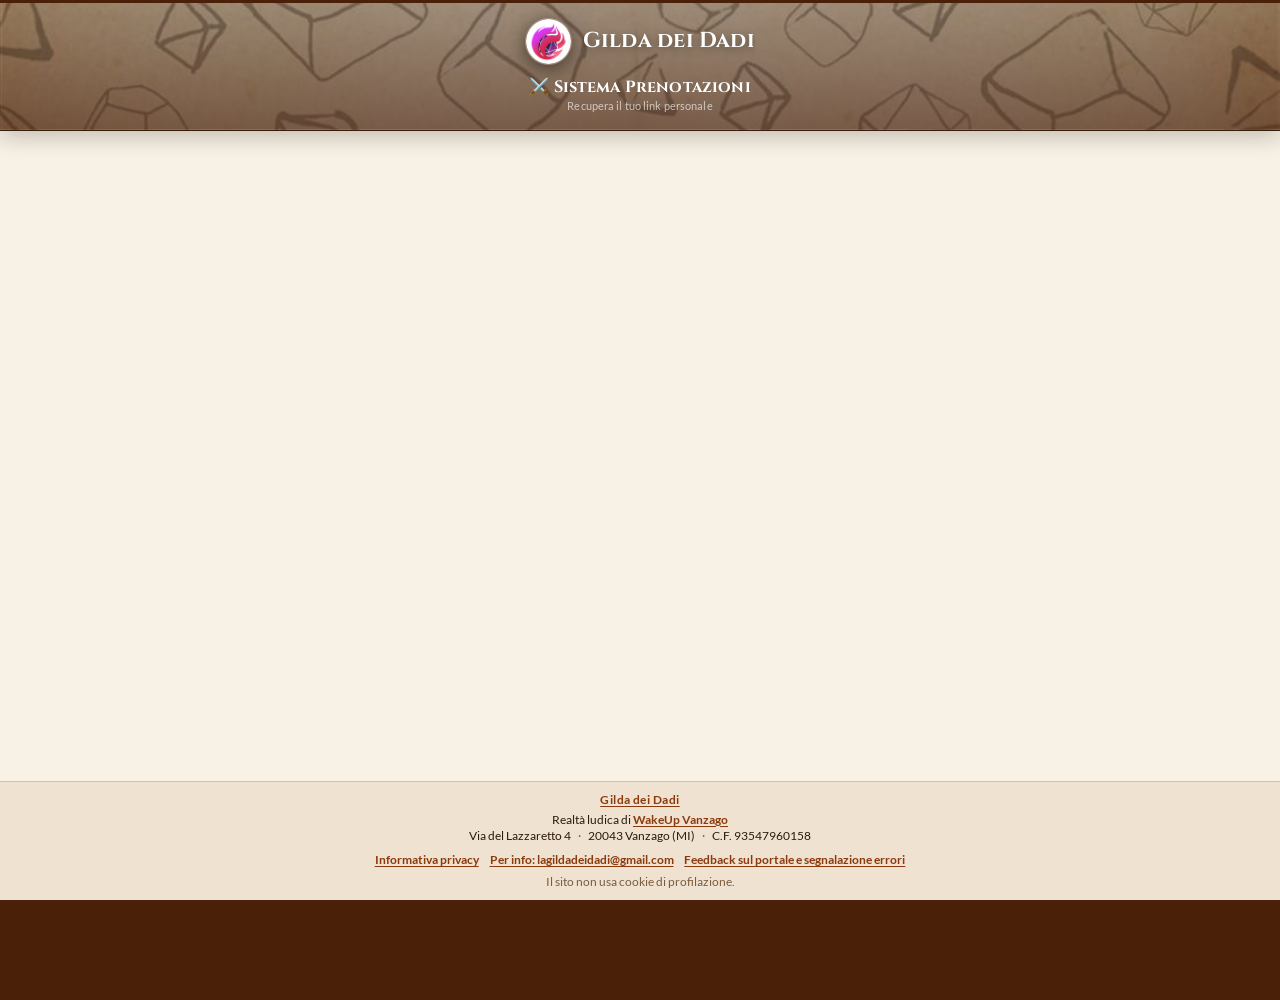
<file: stage/utente/index.html>
<!DOCTYPE html>
<html lang="it" data-pagina="utente">
<head>
<meta charset="UTF-8">
<meta http-equiv="Content-Security-Policy" content="default-src 'self'; script-src 'self' 'unsafe-inline'; style-src 'self' 'unsafe-inline'; img-src 'self' data: https:; font-src 'self' data:; connect-src 'self' https://script.google.com https://script.googleusercontent.com; object-src 'none'; base-uri 'none'; form-action 'self'">
<meta name="referrer" content="no-referrer">
<meta name="viewport" content="width=device-width, initial-scale=1, viewport-fit=cover">
<meta name="theme-color" content="#8B4513">
<meta name="mobile-web-app-capable" content="yes">
<title>Prenotazioni · Gilda dei Dadi</title>
<link rel="icon" type="image/png" sizes="96x96" href="../assets/img/logo-mark-96.png">
<link rel="apple-touch-icon" href="../assets/img/logo-touch-192.png">
<link rel="preload" as="image" href="../assets/img/dice-parchment.jpg">
<link rel="stylesheet" href="../assets/css/app.css?v=1964800">
<script src="../assets/js/config.js?v=1964800" defer></script>
<script src="../assets/js/environment.js?v=1964800" defer></script>
<script src="../assets/js/api-client.js?v=1964800" defer></script>
<script src="../assets/js/bootstrap.js?v=1964800" defer></script>
<script src="../assets/js/app.js?v=1964800" defer></script>
<script src="../assets/js/session.js?v=1964800" defer></script>
</head>
<body>
<!-- ═══ HEADER ═══ -->
<header id="app-header">
 <div class="h-inner">
 <div class="h-brand-row" id="h-brand-row" style="display:flex;justify-content:center">
 <a href="https://www.wakeupvanzago.it/gilda-dei-dadi" target="_blank" class="h-logo-wrap">
 <img id="h-logo" src="../assets/img/logo-mark-192.png" alt="Gilda dei Dadi">
 <span class="h-org-name" data-org-name>Gilda dei Dadi</span>
 </a>
 </div>
 
 <nav id="org-macro-tabs" class="org-macro-tabs" aria-label="Sezioni organizzatore" data-org-only style="display:none">
 <button type="button" class="tab-btn org-macro-btn active" data-macro="macro-stats" onclick="switchOrgMacro('macro-stats',this)" title="Statistiche">📊 Statistiche</button>
 <button type="button" class="tab-btn org-macro-btn" data-macro="macro-utenti" onclick="switchOrgMacro('macro-utenti',this)" title="Anagrafiche">👤 Anagrafiche</button>
 <button type="button" class="tab-btn org-macro-btn" data-macro="macro-eventi" onclick="switchOrgMacro('macro-eventi',this)" title="Eventi e Tavoli">📌 Eventi</button>
 <button type="button" class="tab-btn org-macro-btn" data-macro="macro-setup" onclick="switchOrgMacro('macro-setup',this)" title="Setup">🔧 Setup</button>
 </nav>
 
 <nav id="master-macro-tabs" class="org-macro-tabs" aria-label="Sezioni master" hidden>
 <button type="button" class="tab-btn org-macro-btn master-macro-btn active" data-master-panel="m-panel-avventure" onclick="switchMasterMacroTab('m-panel-avventure',this)" title="Le tue avventure">🎲 Avventure</button>
 <button type="button" class="tab-btn org-macro-btn master-macro-btn" data-master-panel="m-panel-tavoli" onclick="switchMasterMacroTab('m-panel-tavoli',this)" title="Sessioni dove proporre">📅 Sessioni</button>
 <button type="button" class="tab-btn org-macro-btn master-macro-btn" data-master-panel="m-panel-impegni" onclick="switchMasterMacroTab('m-panel-impegni',this)" title="Le avventure che porterai">🧳 Impegni</button>
 </nav>
 <nav id="sede-macro-tabs" class="org-macro-tabs" aria-label="Sezioni co-organizzatore" hidden>
 <button type="button" class="tab-btn org-macro-btn sede-macro-btn active" title="Eventi del co-organizzatore">📅 Eventi</button>
 </nav>
 <div class="h-trailing" id="h-trailing">
 <div class="h-meta">
 <h1 id="h-title">⚔️ Sistema Prenotazioni</h1>
 <p id="h-sub">Caricamento…</p>
 </div>
 
 <div id="h-org-actions" class="h-org-actions" aria-label="Azioni organizzatore" data-org-only style="display:none">
 <button type="button" class="org-header-btn" onclick="caricaOrg()" title="Ricarica dati dashboard">↺ Aggiorna</button>
 <button type="button" class="org-header-btn" onclick="logoutOrg()" title="Esci dall'area organizzatore">⇦ Esci</button>
 </div>
 
 <div id="h-master-actions" class="h-org-actions" aria-label="Azioni master">
 <button type="button" class="org-header-btn" onclick="apriMasterModificaInfoPopup()" title="Modifica info master">✏️ Info</button>
 <button type="button" class="org-header-btn" onclick="caricaAreaMaster()" title="Ricarica area master">↺ Aggiorna</button>
 </div>
 <div id="h-acc-actions" class="h-org-actions" aria-label="Azioni accoglienza">
 <button type="button" class="org-header-btn" onclick="accRicarica()" title="Ricarica dati">↺ Aggiorna</button>
 <button type="button" class="org-header-btn" onclick="accLogout()" title="Esci">⇦ Esci</button>
 </div>
 <div id="h-sede-actions" class="h-org-actions" aria-label="Azioni co-organizzatore">
 <button type="button" class="org-header-btn" onclick="tornaAccessoSede()" title="Torna all'elenco co-organizzatori">⇦ Elenco</button>
 <button type="button" class="org-header-btn" onclick="caricaAreaSede()" title="Ricarica area co-organizzatore">↺ Aggiorna</button>
 </div>
 </div>
 </div>
</header>

<!-- ═══ APP ═══ -->
<div class="wrap" id="app">
 <!-- Token invito co-prenotante (stesso valore della query della richiesta a /exec); letto da JS dopo il parse. -->
 <script type="application/json" id="gilda-invite-token-json">""</script>

 <!-- Loader -->
 <div id="loader" class="loader">
 <div class="dice-loader">
 <svg viewBox="0 0 52 52" fill="none" xmlns="http://www.w3.org/2000/svg">
 <rect x="4" y="4" width="44" height="44" rx="10" stroke="#c05a1e" stroke-width="2.5" fill="none"/>
 <circle cx="17" cy="17" r="4" fill="#c9922a"/>
 <circle cx="35" cy="17" r="4" fill="#c9922a"/>
 <circle cx="26" cy="26" r="4" fill="#c9922a"/>
 <circle cx="17" cy="35" r="4" fill="#c9922a"/>
 <circle cx="35" cy="35" r="4" fill="#c9922a"/>
 </svg>
 </div>
 <span id="loader-msg">Caricamento…</span>
 </div>

 <div id="no-uuid" class="hidden"></div>

 <!-- ═══ GESTIONE UTENTE (UUID) ═══ -->
 <div id="user-main" class="hidden">
 <div id="user-fa"></div>

 <!-- Intro per utente già iscritto -->
 <p id="user-intro" class="user-intro hidden">Qui puoi modificare o cancellare le prenotazioni e aggiungere altre aree. <br><strong>Consiglio:</strong> salva questa pagina nei preferiti per tornare quando vuoi.</p>

 <!-- Info persona -->
 <div class="card">
 <div class="card-head" style="display:flex;align-items:center;justify-content:space-between;gap:12px">
 <div style="display:flex;align-items:center;gap:8px">
 <div class="card-head-icon">👤</div><h2 id="u-nome">–</h2>
 </div>
 <div id="u-edit-actions" style="display:flex;align-items:center;justify-content:flex-end;gap:10px">
 <button type="button" class="btn btn-s btn-sm" onclick="apriPreferenzeEmail()">📩 Preferenze email</button>
 <button type="button" class="btn btn-o btn-sm" onclick="apriModificaDatiUtente()">✏️ Modifica i miei dati</button>
 </div>
 </div>
 <div class="card-body">
 <div style="display:grid;grid-template-columns:repeat(auto-fit,minmax(160px,1fr));gap:14px">
 <div>
 <div class="lbl" style="margin-bottom:4px">Email</div>
 <div id="u-email" style="font-weight:600;font-family:'Crimson Pro',serif;font-size:15px">–</div>
 </div>
 <div>
 <div class="lbl" style="margin-bottom:4px">Cellulare</div>
 <div id="u-cell" style="font-weight:600;font-family:'Crimson Pro',serif;font-size:15px">–</div>
 </div>
 </div>
 <div id="u-edit-form" class="hidden" style="margin-top:14px;border-top:1px solid var(--vellum);padding-top:12px">
 <div class="row2">
 <div class="field first">
 <label class="lbl">Nome</label>
 <input type="text" id="u-edit-nome" placeholder="Il tuo nome e cognome">
 </div>
 <div class="field first">
 <label class="lbl">Cellulare</label>
 <input type="tel" id="u-edit-cell" placeholder="Es. 333 1234567">
 </div>
 </div>
 <p style="font-size:12px;color:var(--ash);margin-top:8px">
 L'email non è modificabile da qui. Se deve essere cambiata contatta direttamente l'organizzatore.
 </p>
 <div class="act-bar" style="margin-top:10px">
 <button type="button" class="btn btn-s btn-sm" onclick="salvaDatiUtente()">💾 Salva dati</button>
 <button type="button" class="btn btn-o btn-sm" onclick="chiudiModificaDatiUtente()">Annulla</button>
 </div>
 </div>
 </div>
 </div>

 <div id="u-email-prefs-card-wrap" class="card hidden" style="margin-top:16px;box-shadow:none;border:1.5px solid var(--vellum)">
 <div class="card-head" style="display:flex;align-items:center;justify-content:space-between;gap:12px">
 <div style="display:flex;align-items:center;gap:8px">
 <div class="card-head-icon">📩</div>
 <h2 style="margin:0;font-size:18px">Preferenze email</h2>
 </div>
 <div>
 <button type="button" class="btn btn-o btn-sm" onclick="apriPreferenzeEmail()" aria-label="Nascondi preferenze email">✕</button>
 </div>
 </div>
 <div class="card-body">
 <label style="display:flex;align-items:flex-start;gap:10px;cursor:pointer">
 <input type="checkbox" id="u-optout-new-event" style="width:18px;height:18px;margin-top:2px">
 <span style="line-height:1.35">
 <strong>Non voglio notifiche su nuovi eventi</strong>
 <div style="font-size:12.5px;color:var(--ash);margin-top:4px">Continuerai a ricevere le email relative alle modifiche/cancellazioni delle tue prenotazioni.</div>
 </span>
 </label>
 <div class="act-bar" style="margin-top:12px">
 <button type="button" class="btn btn-s btn-sm" id="u-save-email-prefs" onclick="salvaPreferenzeEmail()">💾 Salva preferenze</button>
 </div>
 </div>
 </div>

 <div class="sec-title sec-title-user-pren" style="display:flex;align-items:center;justify-content:space-between;flex-wrap:wrap;gap:10px">
 <span id="u-sec-title">📅 Le tue prenotazioni</span>
 <div style="display:flex;align-items:center;gap:10px;flex-wrap:wrap">
 <div class="u-main-tabs" role="tablist" aria-label="Sezione area utente">
 <button type="button" class="u-main-tab active" id="u-tab-pren" role="tab" aria-selected="true" data-panel="u-pren-panel" onclick="switchUserTab('u-pren-panel', this)">📅 Prenotazioni attive</button>
 <button type="button" class="u-main-tab" id="u-tab-storico" role="tab" aria-selected="false" data-panel="u-storico-panel" onclick="switchUserTab('u-storico-panel', this)">📜 Storico Partecipazioni</button>
 <button type="button" class="u-main-tab" id="u-tab-friends" role="tab" aria-selected="false" data-panel="u-friends-panel" onclick="switchUserTab('u-friends-panel', this)">🤝 Amicizie</button>
 </div>
 <button type="button" class="btn btn-s btn-sm" id="u-btn-nuova-pren" onclick="avviaPrenotaDaUtente()" title="Crea una nuova prenotazione (evento, area e tavolo) con i tuoi dati già inseriti">➕ Nuova prenotazione</button>
 <button class="btn btn-o btn-sm" onclick="caricaUtente()">↺ Aggiorna</button>
 </div>
 </div>

 <!-- Pannello Prenotazioni (odierne e future) -->
 <div id="u-pren-panel" class="u-panel" role="tabpanel">
 <div id="u-ev-nav" style="display:flex;flex-wrap:nowrap;gap:8px;margin-bottom:18px;overflow-x:auto;overflow-y:visible;scrollbar-width:thin;-webkit-overflow-scrolling:touch;padding-bottom:6px"></div>
 <div id="u-ev-wrap" class="u-ev-wrap">
 <div id="u-ev-acc-header-wrap" class="u-ev-acc-header-wrap hidden" aria-live="polite">
 <div id="u-ev-selected" class="u-ev-selected u-ev-selected--accordion">
 <button type="button" id="u-ev-selected-toggle" class="u-sess-tab u-sess-tab-event active u-ev-selected-tab" aria-selected="true">
 <div id="u-ev-selected-inner" class="u-hier-event__head-text"></div>
 </button>
 </div>
 </div>
 <div id="u-ev-body-slot" class="u-ev-body-slot">
 <div id="u-sess-nav" class="u-sess-tabs hidden"></div>
 <div id="u-lista"></div>
 <div id="u-aggiungi"></div>
 </div>
 </div>
 </div>

 <!-- Pannello Storico Partecipazioni -->
 <div id="u-storico-panel" class="u-panel hidden" role="tabpanel" aria-labelledby="u-tab-storico">
 <div id="u-storico-stats" class="u-storico-stats"></div>
 <div class="sec-title" style="margin-top:24px;margin-bottom:12px">Timeline partecipazioni passate</div>
 <div id="u-storico-timeline" class="hidden" style="margin-top:14px"></div>
 <div id="u-storico-lista"></div>
 </div>

 <div id="u-friends-panel" class="u-panel hidden" role="tabpanel" aria-labelledby="u-tab-friends">
 <div class="card" style="margin-top:6px">
 <div class="card-body">
 <div style="display:flex;justify-content:space-between;align-items:center;gap:8px;flex-wrap:wrap">
 <h3 style="margin:0;font-size:16px">Rubrica amici</h3>
 <button type="button" class="btn btn-o btn-sm" onclick="apriFormAmicizia()">+ Aggiungi amico</button>
 </div>
 <div id="u-friend-form" class="hidden" style="margin-top:10px;padding:10px;border:1px solid var(--vellum);border-radius:8px;background:var(--parch2)">
 <input type="hidden" id="u-friend-id">
 <div class="row2">
 <div class="field first"><label class="lbl">Nome e cognome</label><input type="text" id="u-friend-nome" placeholder="Mario Rossi"></div>
 <div class="field first"><label class="lbl">Email</label><input type="email" id="u-friend-email" placeholder="mario@email.it"></div>
 </div>
 <div class="row2" style="margin-top:8px">
 <div class="field first"><label class="lbl">Cellulare</label><input type="tel" id="u-friend-cell" placeholder="+39..."></div>
 <div class="field first"><label class="lbl">Note</label><input type="text" id="u-friend-note" placeholder="Compagno di campagna"></div>
 </div>
 <div class="act-bar" style="margin-top:8px">
 <button type="button" class="btn btn-s btn-sm" onclick="salvaAmiciziaUtente()">💾 Salva</button>
 <button type="button" class="btn btn-o btn-sm" onclick="chiudiFormAmicizia()">✕ Annulla</button>
 </div>
 </div>
 <div id="u-friends-list" style="margin-top:12px"></div>
 </div>
 </div>
 </div>

 </div>

 <div id="sede-iscrivi-overlay" class="overlay hidden" onclick="if(event.target===this)chiudiSedeIscriviPopup()">
 <div class="dialog modifica-dialog" onclick="event.stopPropagation()">
 <h3 class="modifica-dialog-title" id="s-isc-title">➕ Aggiungi iscritto</h3>
 <div class="modifica-content">
 <input type="hidden" id="s-isc-event-id">
 <input type="hidden" id="s-isc-sessione-id">
 <input type="hidden" id="s-isc-tavolo-id">
 <input type="hidden" id="s-isc-mode" value="tavolo">
 <div id="s-isc-ctx" class="hint" style="margin-bottom:10px"></div>
 <div id="s-isc-pick" class="hidden" style="margin-bottom:12px">
 <p class="hint" style="margin:0 0 8px">Scegli uno o più tavoli (anche su sessioni diverse): è una prenotazione completa sull’evento.</p>
 <div id="s-isc-pick-list" class="sede-isc-pick-list"></div>
 </div>
 <div class="field first">
 <label class="lbl" for="s-isc-nome">Nome *</label>
 <input type="text" id="s-isc-nome" autocomplete="name">
 </div>
 <div class="row2">
 <div class="field first">
 <label class="lbl" for="s-isc-email">Email (opzionale)</label>
 <input type="email" id="s-isc-email" autocomplete="email" placeholder="se ce l’hanno">
 </div>
 <div class="field first">
 <label class="lbl" for="s-isc-cell">Cellulare</label>
 <input type="text" id="s-isc-cell" autocomplete="tel">
 </div>
 </div>
 <div class="row2">
 <div class="field first">
 <label class="lbl" for="s-isc-num">Persone</label>
 <input type="number" id="s-isc-num" min="1" value="1">
 </div>
 <div class="field first">
 <label class="lbl" for="s-isc-fascia">Fascia età</label>
 <select id="s-isc-fascia"></select>
 </div>
 </div>
 <label style="display:flex;align-items:center;gap:8px;margin-top:10px;font-size:13px">
 <input type="checkbox" id="s-isc-email-send">
 Invia email di conferma (solo se c’è email)
 </label>
 </div>
 <footer class="modifica-dialog-footer">
 <button type="button" class="btn btn-o btn-sm" onclick="chiudiSedeIscriviPopup()">Annulla</button>
 <button type="button" class="btn btn-s btn-sm" id="s-isc-submit" onclick="confermaSedeIscrivi()">Salva iscrizione</button>
 </footer>
 </div>
 </div>
 <!-- OVERLAY CONFIRM -->
 <div id="overlay" class="overlay hidden">
 <div class="dialog">
 <h3>⚠️ Conferma operazione</h3>
 <p id="ov-msg"></p>
 <label id="ov-notify-wrap" class="hidden" style="display:none;align-items:center;gap:8px;cursor:pointer;font-size:13px;margin:12px 0 4px">
 <input type="checkbox" id="ov-notify" style="width:auto" checked>
 <span>Avvisa l'utente via email</span>
 </label>
 <div class="dlg-btns">
 <button class="btn btn-o" id="ov-no">Annulla</button>
 <button class="btn btn-d" id="ov-ok">Sì, procedi</button>
 </div>
 </div>
 </div>

 <!-- OVERLAY MODIFICA PRENOTAZIONE -->
 <div id="modifica-overlay" class="overlay hidden" onclick="if(event.target===this)hide('modifica-overlay')">
 <div class="dialog modifica-dialog" onclick="event.stopPropagation()">
 <h3 id="modifica-dialog-title" class="modifica-dialog-title">✏️ Modifica</h3>
 <div id="modifica-content" class="modifica-content"></div>
 <footer id="modifica-dialog-footer" class="modifica-dialog-footer"></footer>
 </div>
 </div>

 <!-- OVERLAY AZIONI SALVATAGGIO (senza nascondere la pagina) -->
 <div id="action-overlay" class="overlay hidden" role="dialog" aria-modal="true" aria-labelledby="action-overlay-msg">
 <div class="dialog" style="max-width:360px;text-align:center">
 <div class="dice-loader" aria-hidden="true">
 <svg viewBox="0 0 52 52" fill="none" xmlns="http://www.w3.org/2000/svg">
 <rect x="4" y="4" width="44" height="44" rx="10" stroke="#c05a1e" stroke-width="2.5" fill="none"/>
 <circle cx="17" cy="17" r="4" fill="#c9922a"/>
 <circle cx="35" cy="17" r="4" fill="#c9922a"/>
 <circle cx="26" cy="26" r="4" fill="#c9922a"/>
 <circle cx="17" cy="35" r="4" fill="#c9922a"/>
 <circle cx="35" cy="35" r="4" fill="#c9922a"/>
 </svg>
 </div>
 <p id="action-overlay-msg" style="margin:0;font-style:italic;color:var(--smoke)">Salvataggio in corso…</p>
 </div>
 </div>

 <!-- OVERLAY PASSWORD CO-ORGANIZZATORE -->
 <div id="sede-pwd-overlay" class="overlay hidden" onclick="if(event.target===this)chiudiSedePwdOverlay()" role="dialog" aria-modal="true" aria-labelledby="sede-pwd-title">
 <div class="dialog modifica-dialog" onclick="event.stopPropagation()">
 <h3 id="sede-pwd-title" class="modifica-dialog-title">🔑 Password co-organizzatore</h3>
 <div class="modifica-content">
 <p id="sede-pwd-sub" style="font-size:13.5px;color:var(--smoke);margin-bottom:12px"></p>
 <label class="lbl" for="sede-pwd-new">Nuova password (min. 6 caratteri)</label>
 <div class="pwd-wrap">
 <input type="password" id="sede-pwd-new" autocomplete="new-password" placeholder="••••••••••" onkeydown="if(event.key==='Enter')document.getElementById('sede-pwd-confirm').focus()">
 <button class="pwd-tog" onclick="togglePwd('sede-pwd-new')" type="button" aria-label="Mostra password">👁</button>
 </div>
 <label class="lbl" for="sede-pwd-confirm" style="margin-top:10px">Ripeti password</label>
 <div class="pwd-wrap">
 <input type="password" id="sede-pwd-confirm" autocomplete="new-password" placeholder="••••••••••" onkeydown="if(event.key==='Enter')salvaSedePwdOverlay()">
 <button class="pwd-tog" onclick="togglePwd('sede-pwd-confirm')" type="button" aria-label="Mostra password">👁</button>
 </div>
 <p id="sede-pwd-err" class="hint" role="alert" style="color:#b71c1c;margin-top:8px;min-height:1em"></p>
 </div>
 <footer class="modifica-dialog-footer">
 <button type="button" class="btn btn-o btn-sm" onclick="chiudiSedePwdOverlay()">✕ Annulla</button>
 <button type="button" class="btn btn-s btn-sm" id="sede-pwd-save" onclick="salvaSedePwdOverlay()">🔑 Salva password</button>
 </footer>
 </div>
 </div>

 <!-- OVERLAY NOTIFICA NUOVO EVENTO -->
 <div id="notifica-overlay" class="overlay hidden" onclick="if(event.target===this)hide('notifica-overlay')">
 <div class="dialog modifica-dialog" onclick="event.stopPropagation()">
 <h3 id="notifica-dialog-title" class="modifica-dialog-title">📣 Invia notifica nuovo evento</h3>
 <div id="notifica-content" class="modifica-content">
 <p style="font-size:13.5px;color:var(--smoke);margin-bottom:10px">
 Scegli a chi inviare l'email di annuncio per questo evento.
 </p>
 <div style="display:flex;flex-direction:column;gap:6px;font-size:13px;color:var(--ink2);margin-bottom:8px">
 <label style="display:flex;align-items:flex-start;gap:8px;cursor:pointer;">
 <input type="radio" name="notifica-mode" id="notifica-mode-utenti" value="utenti" style="width:auto" checked>
 <span>
 <strong>Invia a tutti gli utenti</strong>
 <div style="font-size:12px;color:var(--ash)">Usa tutti gli indirizzi presenti nel foglio Utenti.</div>
 </span>
 </label>
 <label style="display:flex;align-items:flex-start;gap:8px;cursor:pointer;">
 <input type="radio" name="notifica-mode" id="notifica-mode-test" value="test" style="width:auto">
 <span>
 <strong>Invia solo ai test</strong>
 <div style="font-size:12px;color:var(--ash)">Invia la notifica solo agli indirizzi di test configurati.</div>
 </span>
 </label>
 </div>
 </div>
 <footer class="modifica-dialog-footer">
 <button type="button" class="btn btn-o btn-sm" onclick="hide('notifica-overlay')">✕ Annulla</button>
 <button type="button" class="btn btn-s btn-sm" onclick="confermaInviaNotificaNuovoEvento()">📣 Invia notifica</button>
 </footer>
 </div>
 </div>

 <!-- OVERLAY DETTAGLI UTENTE (organizzatore) -->
 <div id="utente-detail-overlay" class="overlay hidden" onclick="if(event.target===this)closeUtenteDetailOverlay()">
 <div class="dialog user-detail-dialog" onclick="event.stopPropagation()">
 <div class="card-head user-detail-head">
 <div class="card-head-icon">👤</div>
 <h2>Dettagli utente</h2>
 <button type="button" class="btn btn-o btn-sm user-detail-close" onclick="closeUtenteDetailOverlay()" aria-label="Chiudi">✕</button>
 </div>
 <div id="utente-detail-content" class="user-detail-content"></div>
 </div>
 </div>

 <!-- POPUP giochi disponibili (GDT / gioco libero) -->
 <div id="reg-gdt-giochi-overlay" class="overlay hidden" onclick="if(event.target===this)chiudiRegGdtGiochiPopup()" role="dialog" aria-modal="true" aria-labelledby="reg-gdt-giochi-title">
 <div class="dialog" style="max-width:420px" onclick="event.stopPropagation()">
 <div style="display:flex;align-items:flex-start;justify-content:space-between;gap:12px;margin-bottom:12px">
 <h3 id="reg-gdt-giochi-title" style="margin:0">🎲 Giochi presenti</h3>
 <button type="button" class="btn btn-o btn-sm" onclick="chiudiRegGdtGiochiPopup()" aria-label="Chiudi">✕</button>
 </div>
 <p id="reg-gdt-giochi-sess" class="hint" style="margin-top:0;margin-bottom:12px"></p>
 <ul id="reg-gdt-giochi-list" style="margin:0;padding-left:1.2em;font-size:15px;color:var(--ink);line-height:1.55"></ul>
 <div class="dlg-btns" style="margin-top:20px">
 <button type="button" class="btn btn-s btn-full" onclick="chiudiRegGdtGiochiPopup()">Chiudi</button>
 </div>
 </div>
 </div>

 <!-- OVERLAY DOMANDE FEEDBACK (organizzatore) -->
<div id="modfb-overlay" class="overlay hidden">
 <div class="dialog" style="max-width:680px">
 <h3>📝 Domande del feedback</h3>
 <div id="modfb-body"></div>
 <div style="display:flex;justify-content:flex-end;gap:8px;margin-top:14px">
 <button class="btn btn-o" type="button" onclick="hide('modfb-overlay')">Chiudi</button>
 <button class="btn btn-s" type="button" id="modfb-save" onclick="modfbSalva()">Salva modulo</button>
 </div>
 </div>
</div>
<!-- OVERLAY FEEDBACK -->
 <div id="feedback-overlay" class="overlay hidden">
 <div class="dialog" style="max-width:480px">
 <h3>💬 Lascia un feedback</h3>
 <p style="font-size:14px;color:var(--smoke);margin-bottom:16px">Suggerimenti, problemi o commenti: li leggeremo e ci aiuteranno a migliorare il servizio.</p>
 <div class="field first">
 <label class="lbl">Riguarda</label>
 <select id="fb-source">
 <option value="registrazione">Registrazione / prenotazione</option>
 <option value="area_utente">Le mie prenotazioni</option>
 <option value="dashboard_organizzatore">Dashboard organizzatore</option>
 <option value="altro">Altro</option>
 </select>
 </div>
 <div class="row2">
 <div class="field first">
 <label class="lbl">Nome <span class="lbl-note">facoltativo</span></label>
 <input type="text" id="fb-nome" placeholder="Mario R.">
 </div>
 <div class="field first">
 <label class="lbl">Email <span class="lbl-note">facoltativo</span></label>
 <input type="email" id="fb-email" placeholder="mario@email.it">
 </div>
 </div>
 <div class="field">
 <label class="lbl">Messaggio *</label>
 <textarea id="fb-messaggio" placeholder="Scrivi qui il tuo feedback…" rows="4"></textarea>
 </div>
 <div id="fb-flash" class="hidden" style="margin-bottom:12px"></div>
 <div class="dlg-btns">
 <button class="btn btn-o" onclick="hide('feedback-overlay')">Annulla</button>
 <button class="btn btn-s" id="fb-invia" onclick="inviaFeedbackFront()">Invia feedback</button>
 </div>
 </div>
 </div>

 <!-- POPUP notifiche successo / errore / info (sostituisce i banner flash) -->
 <div id="notify-popup" class="overlay hidden notify-popup-overlay" onclick="if(event.target===this)hideNotifyPopup()" role="dialog" aria-modal="true" aria-labelledby="notify-popup-msg">
 <div class="dialog notify-popup-card" id="notify-popup-card" onclick="event.stopPropagation()">
 <div class="notify-popup-icon-wrap" id="notify-popup-icon" aria-hidden="true">✅</div>
 <p class="notify-popup-text" id="notify-popup-msg"></p>
 <button type="button" class="btn btn-p btn-full" id="notify-popup-ok">OK</button>
 </div>
 </div>

 <div id="mail-detail-overlay" class="overlay hidden" onclick="if(event.target===this)chiudiMailDetailPopup()" role="dialog" aria-modal="true" aria-labelledby="mail-detail-title">
 <div class="dialog mail-detail-dialog" onclick="event.stopPropagation()">
 <h3 id="mail-detail-title">📧 Dettaglio invio</h3>
 <div id="mail-detail-content"></div>
 <div class="dlg-btns">
 <button type="button" class="btn btn-o btn-sm" onclick="chiudiMailDetailPopup()">Chiudi</button>
 </div>
 </div>
 </div>

 <div id="avviso-evento-overlay" class="overlay hidden" onclick="if(event.target===this)chiudiAvvisoEventoPopup()" role="dialog" aria-modal="true" aria-labelledby="avviso-evento-title">
 <div class="dialog avviso-evento-dialog" onclick="event.stopPropagation()">
 <h3 id="avviso-evento-title">📬 Stato avviso evento</h3>
 <div id="avviso-evento-subtitle" style="font-size:13px;color:var(--smoke)"></div>
 <div class="avviso-evento-tabs">
 <button type="button" class="tab-btn avviso-evento-tab" data-avv-tab="ricevuto" onclick="switchAvvisoEventoTab('ricevuto', this)">✅ Ricevuto</button>
 <button type="button" class="tab-btn avviso-evento-tab" data-avv-tab="attesa" onclick="switchAvvisoEventoTab('attesa', this)">⏳ In attesa</button>
 <button type="button" class="tab-btn avviso-evento-tab active" data-avv-tab="mancanti" onclick="switchAvvisoEventoTab('mancanti', this)">📭 Mancanti</button>
 </div>
 <div id="avviso-evento-list" class="avviso-evento-list"></div>
 <div class="dlg-btns">
 <button type="button" class="btn btn-p btn-sm" onclick="apriInvioNotificaDaPopupAvviso()">📣 Invia notifica</button>
 <button type="button" class="btn btn-o btn-sm" onclick="chiudiAvvisoEventoPopup()">Chiudi</button>
 </div>
 </div>
 </div>

 <!-- OVERLAY UNIFICA NOME (area utente: più varianti di nome nelle prenotazioni) -->
 <div id="nome-unifica-overlay" class="overlay hidden" role="dialog" aria-modal="true" aria-labelledby="nome-unifica-title">
 <div class="dialog" style="max-width:440px" onclick="event.stopPropagation()">
 <h3 id="nome-unifica-title">👤 Scegli il tuo nome ufficiale</h3>
 <p style="font-size:14px;color:var(--smoke);line-height:1.55;margin:0 0 14px">
 Abbiamo trovato <strong>più versioni del nome</strong> associato al tuo account (probabilmente da prenotazioni inserite in modo diverso).
 Scegli quella che vuoi usare: <strong>aggiorneremo il foglio Utenti</strong> e <strong>tutte le righe delle tue prenotazioni</strong> (file Risposte) con questo nome.
 </p>
 <div id="nome-unifica-list" class="nome-unifica-list" style="margin-bottom:16px"></div>
 <p id="nome-unifica-flash" class="hidden" style="font-size:13px;margin-bottom:12px"></p>
 <div class="dlg-btns">
 <button type="button" class="btn btn-s" id="nome-unifica-btn" onclick="confermaUnificaNomeUtente()">Conferma e aggiorna</button>
 </div>
 </div>
 </div>

 <!-- OVERLAY ISCRIZIONE MANUALE TAVOLO (organizzatore) -->
 <div id="org-manual-overlay" class="overlay hidden" onclick="if(event.target===this)hide('org-manual-overlay')">
 <div class="dialog modifica-dialog" style="max-width:440px" onclick="event.stopPropagation()">
 <h3 id="org-manual-title" class="modifica-dialog-title">Aggiungi iscritto</h3>
 <div class="modifica-content" style="padding-top:4px">
 <p style="font-size:13px;color:var(--smoke);margin:0 0 12px">Registra una prenotazione come se fosse compilata dal sito: viene creato un UUID collegato all’email (o riusato se l’email esiste già).</p>
 <input type="hidden" id="org-manual-ev">
 <input type="hidden" id="org-manual-sess">
 <input type="hidden" id="org-manual-tav-id">
 <div class="field first" style="margin-bottom:10px">
 <label class="lbl">Utente già presente <span class="lbl-note">opzionale</span></label>
 <input type="text" id="org-manual-user-search" list="org-manual-user-list" placeholder="Cerca nome o email">
 <datalist id="org-manual-user-list"></datalist>
 <div class="hint">Seleziona un utente esistente per precompilare i campi.</div>
 </div>
 <div class="row2">
 <div class="field first">
 <label class="lbl">Nome e cognome *</label>
 <input type="text" id="org-manual-nome" autocomplete="name" placeholder="Mario Rossi">
 </div>
 <div class="field first">
 <label class="lbl">Email *</label>
 <input type="email" id="org-manual-email" autocomplete="email" placeholder="mario@email.it">
 </div>
 </div>
 <div class="field first" style="margin-top:10px">
 <label class="lbl">Cellulare <span class="lbl-note">facoltativo</span></label>
 <input type="tel" id="org-manual-cell" autocomplete="tel" placeholder="+39 …">
 </div>
 <div class="row2" style="margin-top:10px">
 <div class="field first">
 <label class="lbl">Persone</label>
 <input type="number" id="org-manual-num" min="1" max="99" value="1" style="max-width:120px">
 </div>
 <div class="field first" id="org-manual-fascia-wrap">
 <label class="lbl">Fascia d’età</label>
 <select id="org-manual-fascia-select" class="hidden" style="width:100%"></select>
 <input type="text" id="org-manual-fascia-text" class="hidden" placeholder="es. 18–25 anni" style="width:100%">
 </div>
 </div>
 <div class="field first" style="margin-top:10px">
 <label style="display:flex;align-items:center;gap:8px;cursor:pointer;font-size:13px">
 <input type="checkbox" id="org-manual-invia-email" style="width:auto">
 Invia email di conferma all’indirizzo indicato
 </label>
 </div>
 <div id="org-manual-pwd-row" class="field first hidden" style="margin-top:10px">
 <label class="lbl">Password organizzatore</label>
 <input type="password" id="org-manual-pwd" autocomplete="off" placeholder="Solo se non hai fatto login in questa sessione">
 </div>
 <div id="org-manual-err" style="margin-top:10px;font-size:13px;color:var(--err)"></div>
 </div>
 <footer class="modifica-dialog-footer">
 <button type="button" class="btn btn-o btn-sm" onclick="hide('org-manual-overlay')">Annulla</button>
 <button type="button" class="btn btn-s btn-sm" id="org-manual-submit" onclick="orgInviaIscrizioneManuale()">Aggiungi iscritto</button>
 </footer>
 </div>
 </div>

 <!-- OVERLAY SPOSTA PRENOTAZIONE (organizzatore) -->
 <div id="org-move-overlay" class="overlay hidden" onclick="if(event.target===this)hide('org-move-overlay')">
 <div class="dialog modifica-dialog" style="max-width:500px" onclick="event.stopPropagation()">
 <h3 id="org-move-title" class="modifica-dialog-title">Sposta prenotazione</h3>
 <div class="modifica-content" style="padding-top:4px">
 <p style="font-size:13px;color:var(--smoke);margin:0 0 12px">Sposta questa prenotazione su un altro tavolo della stessa sessione.</p>
 <div id="org-move-summary"></div>
 <input type="hidden" id="org-move-ev">
 <input type="hidden" id="org-move-sess">
 <input type="hidden" id="org-move-uuid">
 <input type="hidden" id="org-move-old">
 <input type="hidden" id="org-move-num">
 <input type="hidden" id="org-move-fascia">
 <div class="field first">
 <label class="lbl">Nuovo tavolo</label>
 <select id="org-move-target" style="width:100%" onchange="orgMoveOnTargetChange()"></select>
 </div>
 <div class="field first" style="margin-top:10px">
 <label class="lbl">Messaggio per il prenotante</label>
 <div style="display:flex;flex-wrap:wrap;gap:8px;margin-bottom:8px">
 <button type="button" class="btn btn-o btn-sm" onclick="orgMoveApplicaTemplateMaster()">Master assente / avventura cambiata</button>
 </div>
 <textarea id="org-move-motivo" rows="5" maxlength="500" placeholder="Es. per problemi organizzativi il master non potra essere presente; abbiamo spostato la prenotazione su un'altra avventura…" style="width:100%;resize:vertical;min-height:96px"></textarea>
 <div style="font-size:11px;color:var(--ash);margin-top:4px">Se invii l'email, questo testo viene mostrato al prenotante (puoi modificarlo prima di confermare).</div>
 </div>
 <label style="display:flex;align-items:center;gap:8px;cursor:pointer;font-size:13px;margin-top:10px">
 <input type="checkbox" id="org-move-notify" style="width:auto">
 Avvisa l'utente via email dello spostamento
 </label>
 <div id="org-move-err" style="margin-top:10px;font-size:13px;color:var(--err)"></div>
 </div>
 <footer class="modifica-dialog-footer" style="flex-wrap:wrap;gap:8px">
 <button type="button" class="btn btn-d btn-sm" id="org-move-cancel-part" onclick="orgCancellaDaOverlaySposta()" title="Cancella la prenotazione di questo partecipante">Cancella partecipazione</button>
 <span style="flex:1 1 auto"></span>
 <button type="button" class="btn btn-o btn-sm" onclick="hide('org-move-overlay')">Annulla</button>
 <button type="button" class="btn btn-s btn-sm" id="org-move-submit" onclick="orgConfermaSpostaPrenotazione()">Sposta</button>
 </footer>
 </div>
 </div>

 <!-- OVERLAY MODIFICA TAVOLO (organizzatore) -->
 <div id="org-tav-edit-overlay" class="overlay hidden" onclick="if(event.target===this)hide('org-tav-edit-overlay')">
 <div class="dialog modifica-dialog" style="max-width:520px" onclick="event.stopPropagation()">
 <h3 id="org-tav-edit-title" class="modifica-dialog-title">Modifica tavolo</h3>
 <div class="modifica-content" style="padding-top:4px">
 <input type="hidden" id="org-tav-edit-ev">
 <input type="hidden" id="org-tav-edit-sess">
 <input type="hidden" id="org-tav-edit-id">
 <div class="org-tav-edit-block">
 <div class="org-tav-edit-block-title">Dati tavolo</div>
 <div class="row2">
 <div class="field first">
 <label class="lbl">ID tavolo</label>
 <input type="text" id="org-tav-edit-id-view" readonly>
 </div>
 <div class="field first">
 <label class="lbl">Sessione</label>
 <select id="org-tav-edit-sess-target" style="width:100%"></select>
 </div>
 </div>
 <div class="row2" style="margin-top:10px">
 <div class="field first">
 <label class="lbl">Tipo</label>
 <select id="org-tav-edit-tipo">
 <option value="GDR">GDR</option>
 <option value="GDT">GDT</option>
 <option value="PANEL">PANEL</option>
 <option value="GIOCO_LIBERO">GIOCO_LIBERO</option>
 </select>
 </div>
 <div class="field first">
 <label class="lbl">Max posti</label>
 <input type="number" id="org-tav-edit-max" min="1" max="99" value="5">
 </div>
 </div>
 <div class="field first" style="margin-top:10px">
 <label class="lbl">Fascia età minima</label>
 <select id="org-tav-edit-fascia-min">
 <option value="">Nessuna</option>
 </select>
 </div>
 <div class="field first" style="margin-top:10px">
 <label class="lbl">Note tavolo</label>
 <textarea id="org-tav-edit-desc-tavolo" rows="2" placeholder="Note del tavolo (sala, setup, logistica), indipendenti dall'avventura"></textarea>
 </div>
 <div class="field first" style="margin-top:10px;display:flex;gap:14px;flex-wrap:wrap">
 <label style="display:flex;align-items:center;gap:8px;cursor:pointer;font-size:13px">
 <input type="checkbox" id="org-tav-edit-show-master" style="width:auto">
 Mostra master nelle prenotazioni
 </label>
 <label style="display:flex;align-items:center;gap:8px;cursor:pointer;font-size:13px">
 <input type="checkbox" id="org-tav-edit-attivo" style="width:auto">
 Visibile nelle prenotazioni
 </label>
 </div>
 </div>
 <div class="org-tav-edit-avv-box">
 <div class="org-tav-edit-avv-title">Dettagli avventura</div>
 <p class="org-tav-edit-avv-sub">Seleziona un master e poi una sua avventura per compilare i campi in automatico.</p>
 <div class="row2" style="margin-top:8px">
 <div class="field first">
 <label class="lbl">Master</label>
 <select id="org-tav-edit-master-select" style="width:100%">
 <option value="">Seleziona master</option>
 </select>
 </div>
 <div class="field first">
 <label class="lbl">Avventura del master</label>
 <select id="org-tav-edit-avventura-select" style="width:100%">
 <option value="">Seleziona avventura</option>
 </select>
 <p class="hint" style="margin:6px 0 0;font-size:12px">L'elenco mostra le avventure attive del master selezionato.</p>
 </div>
 </div>
 <div class="row2" style="margin-top:10px">
 <div class="field first">
 <label class="lbl">Sistema di gioco</label>
 <div class="tav-sistema-wrap">
 <select id="org-tav-edit-sistema" style="width:100%">
 <option value="">Seleziona sistema</option>
 </select>
 <button type="button" class="btn-add-sistema" title="Aggiungi sistema" onclick="aggiungiNuovoSistemaGioco(this, 'org-tav-edit-sistema')">+</button>
 </div>
 </div>
 <div class="field first">
 <label class="lbl">Titolo avventura</label>
 <input type="text" id="org-tav-edit-titolo" placeholder="Titolo tavolo">
 </div>
 </div>
 <details class="org-tav-edit-advanced" id="org-tav-edit-avv-extra">
 <summary>Dettagli avventura avanzati</summary>
 <div class="org-tav-edit-advanced-body">
 <div class="field first" style="margin-top:6px">
 <label class="lbl">Sinossi</label>
 <textarea id="org-tav-edit-desc" rows="3" placeholder="Sinossi dell'avventura"></textarea>
 </div>
 <div class="row2" style="margin-top:10px">
 <div class="field first">
 <label class="lbl">Livello</label>
 <input type="text" id="org-tav-edit-livello" placeholder="Es. Base, Intermedio, 12+">
 </div>
 <div class="field first">
 <label class="lbl">Tono</label>
 <input type="text" id="org-tav-edit-tono" placeholder="Es. Epico, investigativo, leggero">
 </div>
 </div>
 <div class="row2" style="margin-top:10px">
 <div class="field first">
 <label class="lbl">Genere</label>
 <input type="text" id="org-tav-edit-tema" placeholder="Salvato sull'avventura collegata">
 </div>
 <div class="field first">
 <label class="lbl">Ambientazione</label>
 <input type="text" id="org-tav-edit-ambientazione" placeholder="Salvato sull'avventura collegata">
 </div>
 </div>
 <div class="field first" style="margin-top:10px">
 <label class="lbl">Tematiche sensibili</label>
 <input type="text" id="org-tav-edit-tematiche" placeholder="Es. violenza, horror, lutto">
 </div>
 </div>
 </details>
 </div>
 <div id="org-tav-edit-err" style="margin-top:10px;font-size:13px;color:var(--err)"></div>
 </div>
 <footer class="modifica-dialog-footer">
 <button type="button" class="btn btn-o btn-sm" onclick="hide('org-tav-edit-overlay')">Annulla</button>
 <button type="button" class="btn btn-s btn-sm" id="org-tav-edit-submit" onclick="orgConfermaModificaTavolo()">Salva tavolo</button>
 </footer>
 </div>
 </div>

 <!-- OVERLAY DETTAGLIO PRENOTAZIONE (mappa eventi – tabella sessione) -->
 <div id="org-mappa-pren-detail-overlay" class="overlay hidden" onclick="if(event.target===this)hide('org-mappa-pren-detail-overlay')">
 <div class="dialog modifica-dialog" style="max-width:480px" onclick="event.stopPropagation()">
 <h3 class="modifica-dialog-title">Dettaglio prenotazione</h3>
 <div class="modifica-content" style="padding-top:4px">
 <p id="org-mappa-pren-detail-sub" style="font-size:13px;color:var(--smoke);margin:0 0 12px;line-height:1.45"></p>
 <div id="org-mappa-pren-detail-body"></div>
 </div>
 <footer class="modifica-dialog-footer">
 <button type="button" class="btn btn-s btn-sm" onclick="hide('org-mappa-pren-detail-overlay')">Chiudi</button>
 </footer>
 </div>
 </div>

 <!-- OVERLAY LINK AREA MASTER (anagrafica Masters) -->
 <div id="org-master-link-overlay" class="overlay hidden" onclick="if(event.target===this)hide('org-master-link-overlay')">
 <div class="dialog modifica-dialog" style="max-width:520px" onclick="event.stopPropagation()">
 <h3 class="modifica-dialog-title">🔗 Link area master</h3>
 <div class="modifica-content" style="padding-top:4px">
 <p id="org-master-link-sub" style="font-size:13px;color:var(--smoke);margin:0 0 10px;line-height:1.45">
 Condividi questo indirizzo con il master per accedere all’area personale.
 </p>
 <input type="text" id="org-master-link-url" readonly style="width:100%;box-sizing:border-box;font-family:'DM Mono',monospace;font-size:12px;margin-bottom:12px">
 <div class="dlg-btns" style="flex-wrap:wrap;gap:8px;justify-content:flex-start;margin:0">
 <button type="button" class="btn btn-o btn-sm" onclick="orgCopiaLinkMaster()">📋 Copia</button>
 <button type="button" class="btn btn-s btn-sm" onclick="orgApriLinkMasterNuovaScheda()">Apri in nuova scheda</button>
 </div>
 </div>
 <footer class="modifica-dialog-footer">
 <button type="button" class="btn btn-s btn-sm" onclick="hide('org-master-link-overlay')">Chiudi</button>
 </footer>
 </div>
 </div>

 <!-- POPUP NUOVA AVVENTURA (area master) -->
 <div id="master-nuova-avventura-overlay" class="overlay hidden" onclick="if(event.target===this)chiudiMasterNuovaAvventuraPopup()">
 <div class="dialog modifica-dialog" style="max-width:640px" onclick="event.stopPropagation()">
 <h3 class="modifica-dialog-title" style="display:flex;align-items:center;justify-content:space-between;gap:12px">
 <span>➕ Nuova avventura</span>
 <button type="button" class="btn btn-o btn-sm user-detail-close" onclick="chiudiMasterNuovaAvventuraPopup()" aria-label="Chiudi">✕</button>
 </h3>
 <div class="modifica-content" style="padding-top:12px">
 <div class="row2">
 <div class="field first">
 <label class="lbl">Titolo avventura</label>
 <input type="text" id="m-new-titolo" placeholder="La cripta del drago">
 </div>
 <div class="field first">
 <label class="lbl">Sistema di gioco</label>
 <select id="m-new-sistema" onchange="masterOnSistemaGiocoChange()">
 <option value="">— Seleziona sistema —</option>
 </select>
 <input type="text" id="m-new-sistema-custom" class="hidden" placeholder="Inserisci nuovo sistema di gioco" style="margin-top:8px">
 </div>
 </div>
 <div class="row2">
 <div class="field first">
 <label class="lbl">Livello</label>
 <input type="text" id="m-new-livello" placeholder="Es. 1-3, Principiante, Tier 2">
 </div>
 <div class="field first">
 <label class="lbl">Tipo</label>
 <select id="m-new-tipo">
 <option value="GDR">GDR</option>
 <option value="GDT">GDT</option>
 <option value="PANEL">PANEL</option>
 <option value="GIOCO_LIBERO">GIOCO_LIBERO</option>
 </select>
 </div>
 </div>
 <div class="field first">
 <label class="lbl">Player max avventura</label>
 <input type="number" id="m-new-max" min="1" max="20" value="6">
 </div>
 <div class="field">
 <label class="lbl">Fascia età minima</label>
 <select id="m-new-fascia-min">
 <option value="">Nessuna</option>
 </select>
 </div>
 <div class="field">
 <label class="lbl">Descrizione</label>
 <textarea id="m-new-descr" rows="3" placeholder="Breve descrizione dell'avventura"></textarea>
 </div>
 <div class="row2">
 <div class="field first">
 <label class="lbl">Tema</label>
 <input type="text" id="m-new-tema" placeholder="Es. horror, investigativo, commedia">
 </div>
 <div class="field first">
 <label class="lbl">Ambientazione</label>
 <input type="text" id="m-new-ambientazione" placeholder="Es. fantasy urbano, spazio, Italia anni ’30">
 </div>
 </div>
 </div>
 <footer class="modifica-dialog-footer">
 <div class="act-bar">
 <button type="button" class="btn btn-o btn-sm" onclick="chiudiMasterNuovaAvventuraPopup()">Annulla</button>
 <button type="button" class="btn btn-s" id="m-new-submit" onclick="salvaNuovaAvventuraDaMaster()">💾 Crea avventura</button>
 </div>
 </footer>
 </div>
 </div>

 <div id="master-modifica-info-overlay" class="overlay hidden" onclick="if(event.target===this)chiudiMasterModificaInfoPopup()">
 <div class="dialog modifica-dialog" style="max-width:540px" onclick="event.stopPropagation()">
 <h3 class="modifica-dialog-title" style="display:flex;align-items:center;justify-content:space-between;gap:12px">
 <span>👤 Modifica informazioni master</span>
 <button type="button" class="btn btn-o btn-sm user-detail-close" onclick="chiudiMasterModificaInfoPopup()" aria-label="Chiudi">✕</button>
 </h3>
 <div class="modifica-content" style="padding-top:12px">
 <div class="row2">
 <div class="field first">
 <label class="lbl">Nome</label>
 <input type="text" id="m-info-nome" placeholder="Nome e cognome">
 </div>
 <div class="field first">
 <label class="lbl">Nick</label>
 <input type="text" id="m-info-nick" placeholder="Nyx">
 </div>
 </div>
 <div class="row2">
 <div class="field first">
 <label class="lbl">Email</label>
 <input type="email" id="m-info-email" placeholder="nome@email.it">
 </div>
 <div class="field first">
 <label class="lbl">Cellulare</label>
 <input type="text" id="m-info-cell" placeholder="+39 ...">
 </div>
 </div>
 </div>
 <footer class="modifica-dialog-footer">
 <div class="act-bar">
 <button type="button" class="btn btn-o btn-sm" onclick="chiudiMasterModificaInfoPopup()">Annulla</button>
 <button type="button" class="btn btn-s btn-sm" id="m-info-submit" onclick="salvaMasterInfoDaPopup()">💾 Salva</button>
 </div>
 </footer>
 </div>
 </div>

 <div id="master-gestione-avventura-overlay" class="overlay hidden" onclick="if(event.target===this)chiudiMasterGestioneAvventuraPopup()">
 <div class="dialog modifica-dialog" style="max-width:680px" onclick="event.stopPropagation()">
 <h3 class="modifica-dialog-title" style="display:flex;align-items:center;justify-content:space-between;gap:12px">
 <span>🧩 Gestisci avventura</span>
 <button type="button" class="btn btn-o btn-sm user-detail-close" onclick="chiudiMasterGestioneAvventuraPopup()" aria-label="Chiudi">✕</button>
 </h3>
 <div class="modifica-content" style="padding-top:12px">
 <input type="hidden" id="m-edit-avventura-id">
 <div class="row2">
 <div class="field first">
 <label class="lbl">Titolo avventura</label>
 <input type="text" id="m-edit-titolo" placeholder="La cripta del drago">
 </div>
 <div class="field first">
 <label class="lbl">Sistema di gioco</label>
 <input type="text" id="m-edit-sistema" placeholder="D&D 5e">
 </div>
 </div>
 <div class="row2">
 <div class="field first">
 <label class="lbl">Livello</label>
 <input type="text" id="m-edit-livello" placeholder="Es. 1-3, Principiante, Tier 2">
 </div>
 <div class="field first">
 <label class="lbl">Tipo</label>
 <select id="m-edit-tipo">
 <option value="GDR">GDR</option>
 <option value="GDT">GDT</option>
 <option value="PANEL">PANEL</option>
 <option value="GIOCO_LIBERO">GIOCO_LIBERO</option>
 </select>
 </div>
 </div>
 <div class="field first">
 <label class="lbl">Player max avventura</label>
 <input type="number" id="m-edit-max" min="1" max="20" value="6">
 </div>
 <div class="field">
 <label class="lbl">Fascia età minima</label>
 <select id="m-edit-fascia-min">
 <option value="">Nessuna</option>
 </select>
 </div>
 <div class="field">
 <label class="lbl">Descrizione</label>
 <textarea id="m-edit-descr" rows="3" placeholder="Breve descrizione dell'avventura"></textarea>
 </div>
 <div class="row2">
 <div class="field first">
 <label class="lbl">Tema</label>
 <input type="text" id="m-edit-tema" placeholder="Es. horror, investigativo">
 </div>
 <div class="field first">
 <label class="lbl">Ambientazione</label>
 <input type="text" id="m-edit-ambientazione" placeholder="Es. fantasy, storico">
 </div>
 </div>
 <div class="row2">
 <div class="field first">
 <label class="lbl">Tono</label>
 <input type="text" id="m-edit-tono" placeholder="Es. epico, investigativo, leggero">
 </div>
 <div class="field first">
 <label class="lbl">Tematiche sensibili</label>
 <input type="text" id="m-edit-tematiche" placeholder="Es. violenza, horror, lutto">
 </div>
 </div>
 <div class="field">
 <label class="lbl">Tavoli collegati</label>
 <div id="m-edit-tavoli-linked" class="hint" style="line-height:1.55"></div>
 </div>
 </div>
 <footer class="modifica-dialog-footer">
 <div class="act-bar" style="justify-content:space-between;width:100%">
 <button type="button" class="btn btn-d btn-sm" onclick="masterEliminaAvventuraDaPopup()">🗑️ Elimina</button>
 <div style="display:flex;gap:8px;flex-wrap:wrap">
 <button type="button" class="btn btn-o btn-sm" onclick="chiudiMasterGestioneAvventuraPopup()">Annulla</button>
 <button type="button" class="btn btn-s btn-sm" id="m-edit-submit" onclick="masterSalvaModificaAvventuraDaPopup()">💾 Salva modifiche</button>
 </div>
 </div>
 </footer>
 </div>
 </div>

 <div id="master-prendi-tavolo-overlay" class="overlay hidden" onclick="if(event.target===this)chiudiMasterPrendiTavoloPopup()">
 <div class="dialog modifica-dialog" style="max-width:560px" onclick="event.stopPropagation()">
 <h3 class="modifica-dialog-title" style="display:flex;align-items:center;justify-content:space-between;gap:12px">
 <span>🎯 Fai il Master</span>
 <button type="button" class="btn btn-o btn-sm user-detail-close" onclick="chiudiMasterPrendiTavoloPopup()" aria-label="Chiudi">✕</button>
 </h3>
 <div class="modifica-content" style="padding-top:12px">
 <input type="hidden" id="m-prendi-event-id">
 <input type="hidden" id="m-prendi-sessione-id">
 <input type="hidden" id="m-prendi-avventura-id">
 <div id="m-prendi-tavolo-meta" class="hint" style="margin-bottom:10px;line-height:1.55"></div>
 <div class="field first">
 <label class="lbl">Filtra per sistema di gioco</label>
 <div id="m-prendi-sistemi-tabs" style="display:flex;flex-wrap:wrap;gap:6px"></div>
 </div>
 <div class="field" style="margin-top:10px">
 <label class="lbl">Seleziona una tua avventura</label>
 <div id="m-prendi-avventure-list" style="display:grid;gap:8px"></div>
 </div>
 </div>
 <footer class="modifica-dialog-footer">
 <div class="act-bar">
 <button type="button" class="btn btn-o btn-sm" onclick="chiudiMasterPrendiTavoloPopup()">Annulla</button>
 <button type="button" class="btn btn-s btn-sm" id="m-prendi-submit" onclick="confermaMasterPrendiTavolo()">🎯 Fai il Master</button>
 </div>
 </footer>
 </div>
 </div>

 <div id="master-impegno-dettaglio-overlay" class="overlay hidden" onclick="if(event.target===this)chiudiMasterImpegnoDettaglioPopup()">
 <div class="dialog modifica-dialog" style="max-width:620px" onclick="event.stopPropagation()">
 <h3 class="modifica-dialog-title" style="display:flex;align-items:center;justify-content:space-between;gap:12px">
 <span>📋 Dettaglio avventura</span>
 <button type="button" class="btn btn-o btn-sm user-detail-close" onclick="chiudiMasterImpegnoDettaglioPopup()" aria-label="Chiudi">✕</button>
 </h3>
 <div class="modifica-content" style="padding-top:12px">
 <div id="m-impegno-dettaglio-content" style="font-size:13.5px;line-height:1.6;color:var(--ink2)"></div>
 </div>
 <footer class="modifica-dialog-footer">
 <div class="act-bar">
 <button type="button" class="btn btn-s btn-sm" onclick="chiudiMasterImpegnoDettaglioPopup()">Chiudi</button>
 </div>
 </footer>
 </div>
 </div>

 <div id="master-avventura-storico-overlay" class="overlay hidden" onclick="if(event.target===this)chiudiMasterStoricoAvventuraPopup()">
 <div class="dialog modifica-dialog" style="max-width:700px" onclick="event.stopPropagation()">
 <h3 class="modifica-dialog-title" style="display:flex;align-items:center;justify-content:space-between;gap:12px">
 <span id="m-storico-title">🗂️ Storico avventura</span>
 <button type="button" class="btn btn-o btn-sm user-detail-close" onclick="chiudiMasterStoricoAvventuraPopup()" aria-label="Chiudi">✕</button>
 </h3>
 <div class="modifica-content" style="padding-top:12px">
 <div class="field first" style="margin-bottom:10px;max-width:220px">
 <label class="lbl">Ordine</label>
 <select id="m-storico-order" onchange="renderMasterStoricoAvventuraContent()">
 <option value="desc">Decrescente</option>
 <option value="asc">Crescente</option>
 </select>
 </div>
 <div id="m-storico-content" style="font-size:13.5px;line-height:1.6;color:var(--ink2)"></div>
 </div>
 <footer class="modifica-dialog-footer">
 <div class="act-bar">
 <button type="button" class="btn btn-s btn-sm" onclick="chiudiMasterStoricoAvventuraPopup()">Chiudi</button>
 </div>
 </footer>
 </div>
 </div>

 <!-- OVERLAY SELEZIONE GIOCHI PER AVVISO NUOVI GIOCHI GDT -->
 <div id="org-avviso-giochi-overlay" class="overlay hidden" onclick="if(event.target===this)chiudiAvvisoNuoviGiochi()">
 <div class="dialog modifica-dialog" style="max-width:560px" onclick="event.stopPropagation()">
 <h3 class="modifica-dialog-title">Avviso nuovi giochi</h3>
 <div class="modifica-content" style="padding-top:4px">
 <p style="font-size:13px;color:var(--smoke);margin:0 0 10px">
 Seleziona i giochi da includere nell'email. La ricevono solo le persone già iscritte a quella sessione, con un indirizzo valido.
 </p>
 <div id="org-avviso-giochi-summary" class="hint" style="margin-bottom:8px"></div>
 <div id="org-avviso-giochi-list" style="display:grid;gap:8px;max-height:260px;overflow:auto;padding-right:4px"></div>
 </div>
 <footer class="modifica-dialog-footer">
 <button type="button" class="btn btn-o btn-sm" onclick="chiudiAvvisoNuoviGiochi()">Annulla</button>
 <button type="button" class="btn btn-s btn-sm" onclick="confermaSelezioneAvvisoNuoviGiochi()">Conferma e salva</button>
 </footer>
 </div>
 </div>

 <!-- OVERLAY SELEZIONE TAVOLI PER AVVISO NUOVI TAVOLI -->
 <div id="org-avviso-tavoli-overlay" class="overlay hidden" onclick="if(event.target===this)chiudiAvvisoNuoviTavoli()">
 <div class="dialog modifica-dialog" style="max-width:560px" onclick="event.stopPropagation()">
 <h3 class="modifica-dialog-title">Avviso nuovi tavoli</h3>
 <div class="modifica-content" style="padding-top:4px">
 <p style="font-size:13px;color:var(--smoke);margin:0 0 10px">
 Seleziona i nuovi tavoli da includere nell'email di avviso.
 </p>
 <div id="org-avviso-tavoli-summary" class="hint" style="margin-bottom:8px"></div>
 <div id="org-avviso-tavoli-list" style="display:grid;gap:8px;max-height:260px;overflow:auto;padding-right:4px"></div>
 </div>
 <footer class="modifica-dialog-footer">
 <button type="button" class="btn btn-o btn-sm" onclick="chiudiAvvisoNuoviTavoli()">Annulla</button>
 <button type="button" class="btn btn-s btn-sm" onclick="confermaSelezioneAvvisoNuoviTavoli()">Conferma e salva</button>
 </footer>
 </div>
 </div>

 <div id="uscita-portale-overlay" class="overlay hidden" onclick="if(event.target===this)chiudiUscitaPortale()">
 <div class="dialog" onclick="event.stopPropagation()" style="max-width:440px">
 <div class="card-head">
 <div class="card-head-icon">↗</div>
 <h2>Stai uscendo da Gilda dei Dadi</h2>
 </div>
 <div class="card-body">
 <p style="margin:0 0 16px;line-height:1.5">Questa prenotazione non la gestiamo noi. I posti sono sul portale di chi organizza la fiera: da qui si apre quel sito.</p>
 <div style="display:flex;gap:8px;justify-content:flex-end;flex-wrap:wrap">
 <button type="button" class="btn btn-o" onclick="chiudiUscitaPortale()">Resta qui</button>
 <button type="button" class="btn btn-p" onclick="confermaUscitaPortale()">Vai al portale</button>
 </div>
 </div>
 </div>
 </div>

 <!-- OVERLAY DETTAGLIO EVENTO (registrazione) -->
 <div id="evento-detail-overlay" class="overlay hidden" onclick="if(event.target===this)chiudiDettaglioEvento()">
 <div class="dialog user-detail-dialog" onclick="event.stopPropagation()">
 <div class="card-head user-detail-head">
 <div class="card-head-icon">🎲</div>
 <h2 id="evento-detail-title">Dettaglio evento</h2>
 <button type="button" class="btn btn-o btn-sm user-detail-close" onclick="chiudiDettaglioEvento()" aria-label="Chiudi">✕</button>
 </div>
 <div id="evento-detail-content" class="user-detail-content"></div>
 </div>
 </div>

 <!-- OVERLAY DETTAGLIO TAVOLO (registrazione) -->
 <div id="tavolo-detail-overlay" class="overlay hidden" onclick="if(event.target===this)chiudiDettaglioTavolo()">
 <div class="dialog user-detail-dialog" onclick="event.stopPropagation()">
 <div class="card-head user-detail-head">
 <div class="card-head-icon">🧩</div>
 <h2 id="tavolo-detail-title">Dettaglio tavolo</h2>
 <button type="button" class="btn btn-o btn-sm user-detail-close" onclick="chiudiDettaglioTavolo()" aria-label="Chiudi">✕</button>
 </div>
 <div id="tavolo-detail-content" class="user-detail-content"></div>
 </div>
 </div>

</div><!-- /wrap -->

<footer class="site-footer">
 <div class="site-footer-inner">
  <p class="site-footer-brand"><a href="https://www.wakeupvanzago.it/gilda-dei-dadi/" target="_blank" rel="noopener">Gilda dei Dadi</a></p>
  <p>Realtà ludica di <a href="https://www.wakeupvanzago.it/" target="_blank" rel="noopener">WakeUp Vanzago</a></p>
  <p class="site-footer-address"><span>Via del Lazzaretto 4</span><span>20043 Vanzago (MI)</span><span>C.F. 93547960158</span></p>
  <nav class="site-footer-nav" aria-label="Informazioni">
   <a href="https://www.wakeupvanzago.it/gilda-dei-dadi/informativa-privacy/" target="_blank" rel="noopener">Informativa privacy</a>
   <a href="mailto:lagildadeidadi@gmail.com">Per info: lagildadeidadi@gmail.com</a>
   <a href="#" onclick="event.preventDefault();apriFeedback('footer')">Feedback sul portale e segnalazione errori</a>
  </nav>
  <p class="site-footer-note">Il sito non usa cookie di profilazione.</p>
 </div>
</footer>

<!-- ═══════════════════════════════════════════
 JAVASCRIPT
═══════════════════════════════════════════ -->
</body>
</html>
</file>
<file: stage/assets/css/app.css>
/* Generato da dev/scripts/migrate-webapp.js — stile del portale. */
/* ═══════════════════════════════════════════
 RESET & ROOT
═══════════════════════════════════════════ */
*,*::before,*::after{box-sizing:border-box;margin:0;padding:0}

:root{
 /* Core palette – deep parchment & ember */
 --ink: #1a0e06;
 --ink2: #2d1a0a;
 --ember: #c05a1e;
 --ember2: #8B3A0E;
 --ember3: #e8794a;
 --gold: #c9922a;
 --gold2: #f0c060;
 --parch: #f5ede0;
 --parch2: #fdf6ec;
 --parch3: #fffcf7;
 --vellum: #e8d9c4;
 --vellum2: #d4c0a8;
 --smoke: #7a5c3e;
 --ash: #a08060;

 --ok: #2e7d32;
 --ok2: #4caf50;
 --err: #b71c1c;
 --err2: #ef5350;
 --warn: #e65100;

 /* Glows */
 --glow-e: rgba(192,90,30,.25);
 --glow-g: rgba(201,146,42,.20);
 --glow-ok: rgba(46,125,50,.20);

 --radius: 12px;
 --radius-s: 7px;
 --radius-l: 18px;
 --shadow: 0 4px 28px rgba(26,14,6,.18), 0 1px 6px rgba(26,14,6,.10);
 --shadow-l: 0 12px 48px rgba(26,14,6,.28), 0 2px 12px rgba(26,14,6,.14);

 --font-d: 'Cinzel', serif;
 --font-b: 'Crimson Pro', serif;
 --font-m: 'DM Mono', monospace;
 --ease: cubic-bezier(.22,.68,0,1.2);

 /* Contenuto a tutta larghezza pagina, con margine laterale fluido */
 --page-inline: clamp(16px, 3.5vw, 48px);
}

body{
 font-family: var(--font-b);
 background: var(--parch);
 color: var(--ink2);
 min-height: 100vh;
 min-height: 100dvh;
 overflow-x: hidden;
 font-size: 16px;
 line-height: 1.6;
 -webkit-tap-highlight-color: rgba(192,90,30,.12);
 padding-left: env(safe-area-inset-left, 0px);
 padding-right: env(safe-area-inset-right, 0px);
 padding-bottom: env(safe-area-inset-bottom, 0px);
}

/* ═══════════════════════════════════════════
 BACKGROUND TEXTURE
═══════════════════════════════════════════ */
body::before{
 content:"";
 position:fixed;
 inset:0;
 pointer-events:none;
 z-index:0;
 background:
 radial-gradient(ellipse 80% 60% at 20% 10%, rgba(201,146,42,.06) 0%, transparent 60%),
 radial-gradient(ellipse 60% 80% at 80% 90%, rgba(192,90,30,.05) 0%, transparent 60%),
 url("data:image/svg+xml,%3Csvg xmlns='http://www.w3.org/2000/svg' width='200' height='200'%3E%3Cfilter id='n'%3E%3CfeTurbulence type='fractalNoise' baseFrequency='.75' numOctaves='4' stitchTiles='stitch'/%3E%3C/filter%3E%3Crect width='200' height='200' filter='url(%23n)' opacity='.025'/%3E%3C/svg%3E");
}
/* Texture sotto l'header: evita fascia beige nella zona chrome fisso */
body::before{
 top:var(--org-header-offset, 120px);
}

/* ═══════════════════════════════════════════
 HEADER
═══════════════════════════════════════════ */
header{
 position:relative;
 padding: 20px 20px 18px;
 text-align:center;
 overflow:hidden;
 background: linear-gradient(135deg, #4a2008 0%, #8B4513 55%, #D2691E 100%);
 border-bottom: 1px solid rgba(201,146,42,.25);
}

header.header-bg-image{
 background: #2b1608 var(--header-bg-image) center center / cover no-repeat;
}
header.header-bg-image::before{
 background: none;
}

header::before{
 content:"";
 position:absolute;
 inset:0;
 background:
 url("data:image/svg+xml,%3Csvg width='32' height='32' viewBox='0 0 32 32' xmlns='http://www.w3.org/2000/svg'%3E%3Cg fill='%23ffffff' fill-opacity='0.08'%3E%3Crect x='14.5' y='10' width='3' height='12' rx='1'/%3E%3Crect x='10' y='14.5' width='12' height='3' rx='1'/%3E%3C/g%3E%3C/svg%3E") repeat;
}

.h-inner{position:relative;z-index:1}

/* Header org: brand sx · macro tab centro · meta + azioni dx */
header.header-org{
 text-align:left;
 padding:12px 18px;
}
header.header-org .h-inner{
 display:grid;
 grid-template-columns:minmax(0,1fr) auto minmax(0,1fr);
 align-items:center;
 gap:12px 16px;
}
header.header-org .h-brand-row{
 justify-content:flex-start !important;
 flex-shrink:0;
 grid-column:1;
 justify-self:start;
}
header.header-org .h-logo-wrap{
 margin-bottom:0;
}
header.header-org .h-logo-wrap img{
 height:44px;
}
header.header-org .org-macro-tabs{
 display:flex;
 flex-wrap:nowrap;
 align-items:center;
 justify-content:center;
 gap:6px;
 grid-column:2;
 justify-self:center;
 max-width:100%;
}
header.header-org .h-trailing{
 display:flex;
 align-items:center;
 justify-content:flex-end;
 gap:12px;
 flex-wrap:wrap;
 min-width:0;
 grid-column:3;
 justify-self:end;
}
header.header-org .h-meta{
 text-align:right;
 min-width:0;
}
header.header-org #h-title{
 justify-content:flex-end;
 margin:0;
 font-size:clamp(13px, 1.6vw, 16px);
 font-weight:600;
 white-space:nowrap;
}
header.header-org #h-sub{
 text-align:right;
 margin:2px 0 0;
 font-size:12px;
 color:rgba(255,255,255,.72);
 white-space:nowrap;
 overflow:hidden;
 text-overflow:ellipsis;
 max-width:min(42vw, 280px);
}
header.header-org .h-org-actions{
 display:none;
 align-items:center;
 gap:8px;
 flex-shrink:0;
}
header.header-org .h-org-actions.is-visible{
 display:inline-flex;
}
header.header-org .org-header-btn{
 border-radius:20px;
 border:1px solid rgba(255,255,255,.35);
 background:rgba(0,0,0,.18);
 color:rgba(255,255,255,.92);
 font-family:'Lato','Segoe UI',Arial,sans-serif;
 font-size:11px;
 padding:5px 12px;
 cursor:pointer;
 display:inline-flex;
 align-items:center;
 gap:5px;
 text-transform:uppercase;
 letter-spacing:.06em;
 font-weight:600;
 transition:background .15s ease, transform .1s ease, box-shadow .15s ease;
}
header.header-org .org-header-btn:hover{
 background:rgba(0,0,0,.35);
 box-shadow:0 0 0 1px rgba(255,255,255,.12);
 transform:translateY(-1px);
}
header.header-org .org-header-btn:active{
 transform:translateY(0);
 box-shadow:none;
}
header.header-org .org-macro-btn{
 min-width:0;
 padding:6px 14px;
 font-size:11px;
 font-weight:600;
 letter-spacing:.04em;
 border-radius:999px;
 border:1px solid rgba(255,255,255,.28);
 background:rgba(0,0,0,.16);
 color:rgba(255,255,255,.82);
 box-shadow:none;
 white-space:nowrap;
}
header.header-org .org-macro-btn:hover:not(.active){
 background:rgba(0,0,0,.28);
 color:#fff;
 border-color:rgba(255,255,255,.42);
}
header.header-org .org-macro-btn.active{
 background:linear-gradient(135deg,#fff8f2,#f0e0d0);
 color:var(--ember2);
 border-color:rgba(255,255,255,.55);
 box-shadow:0 2px 10px rgba(0,0,0,.25);
 font-weight:700;
}
/* Header (tutte le pagine): fixed a top:0. Lo spazio va sotto, su #app. */
html{
 margin:0;
 padding:0;
 background:#4a2008; /* evita flash/gap bianco nel sandbox GAS */
}
body{
 margin:0 !important;
 padding-top:0 !important;
 /* Copre eventuale fascia fantasma sopra l'header (beige → stesso gradient) */
 background-color:var(--parch);
 background-image:
 linear-gradient(135deg, #4a2008 0%, #8B4513 55%, #D2691E 100%);
 background-repeat:no-repeat;
 background-position:top center;
 background-size:100% var(--org-header-offset, 120px);
}
body.mobile-topbar-on{
 padding-top:0 !important;
}
#app-header,
header.header-org{
 position:fixed !important;
 top:0 !important;
 left:0 !important;
 right:0 !important;
 width:100%;
 margin:0 !important;
 z-index:400;
 box-sizing:border-box;
 overflow:visible !important; /* consente sigillo anti-gap sopra */
}
/* Sigillo sopra l'header: copre gap iframe/subpixel (beige → marrone) */
#app-header::after,
header.header-org::after{
 content:"";
 position:absolute;
 left:0;
 right:0;
 bottom:100%;
 height:80px;
 background:#4a2008;
 pointer-events:none;
}
/* Fascia fissa sotto l'header: se resta un buco, è marrone non beige */
body::after{
 content:"";
 position:fixed;
 left:0;
 right:0;
 top:0;
 height:var(--org-header-offset, 120px);
 background:linear-gradient(135deg, #4a2008 0%, #8B4513 55%, #D2691E 100%);
 z-index:390;
 pointer-events:none;
}
#app{
 padding-top:var(--org-header-offset, 120px);
}
body.mode-master #app.wrap{
 max-width:none;
 width:100%;
}
/* Master: niente texture beige sotto l'header (resta la fascia marrone ::after) */
body.mode-master::before{
 display:none !important;
 content:none !important;
}
body.mode-master.master-dashboard,
body.mode-master.sede-dashboard{
 --shadow: 0 1px 0 rgba(26,14,6,.06);
 --shadow-l: 0 1px 0 rgba(26,14,6,.08);
}
body.mode-master #app-header,
body.mode-master header,
body.mode-master header.header-org{
 box-shadow:none !important;
}
body.mode-master.master-dashboard .card,
body.mode-master.master-dashboard .card:hover{
 box-shadow:var(--shadow);
}
/* Tablet: header a 2 righe se le macro non ci stanno in linea */
@media (min-width:821px) and (max-width:1099px){
 header.header-org .h-inner{
 grid-template-columns:minmax(0,1fr) auto;
 grid-template-rows:auto auto;
 gap:10px 12px;
 }
 header.header-org .h-brand-row{
 grid-column:1;
 grid-row:1;
 }
 header.header-org .h-trailing{
 grid-column:2;
 grid-row:1;
 }
 header.header-org .org-macro-tabs{
 grid-column:1 / -1;
 grid-row:2;
 justify-self:center;
 max-width:100%;
 overflow-x:auto;
 }
 header.header-org #h-sub{
 max-width:min(36vw, 200px);
 }
}
@media (max-width:820px){
 /* Phone: brand+azioni in riga 1, titolo a tutta larghezza, macro sotto */
 header.header-org{
 padding:10px 12px 12px;
 }
 header.header-org .h-inner,
 header.header-org.mobile-compact .h-inner{
 display:grid;
 grid-template-columns:minmax(0,1fr) auto;
 grid-template-rows:auto auto auto;
 gap:8px 10px;
 align-items:center;
 }
 header.header-org .h-brand-row,
 header.header-org.mobile-compact .h-brand-row{
 grid-column:1;
 grid-row:1;
 justify-self:start;
 }
 header.header-org .h-trailing,
 header.header-org.mobile-compact .h-trailing{
 display:contents;
 }
 header.header-org .h-org-actions.is-visible{
 grid-column:2;
 grid-row:1;
 justify-self:end;
 align-self:center;
 display:inline-flex;
 flex-wrap:nowrap;
 gap:6px;
 max-width:none;
 padding:0;
 margin:0;
 border:none;
 }
 header.header-org .h-meta{
 grid-column:1 / -1;
 grid-row:2;
 justify-self:stretch;
 text-align:center;
 min-width:0;
 max-width:100%;
 }
 header.header-org #h-title,
 header.header-org.mobile-compact #h-title{
 display:block;
 width:100%;
 max-width:100%;
 font-size:14px;
 line-height:1.25;
 white-space:nowrap;
 overflow:hidden;
 text-overflow:ellipsis;
 text-align:center;
 }
 header.header-org #h-sub,
 header.header-org.mobile-compact #h-sub{
 display:block;
 width:100%;
 max-width:100%;
 font-size:11px;
 margin:2px 0 0;
 white-space:nowrap;
 overflow:hidden;
 text-overflow:ellipsis;
 text-align:center;
 color:rgba(255,255,255,.72);
 }
 header.header-org .org-macro-tabs,
 header.header-org.mobile-compact .org-macro-tabs{
 grid-column:1 / -1;
 grid-row:3;
 justify-self:stretch;
 display:flex;
 flex-wrap:nowrap;
 gap:6px;
 overflow-x:auto;
 -webkit-overflow-scrolling:touch;
 padding-bottom:2px;
 }
 header.header-org .org-macro-btn{
 flex:1 1 0;
 min-width:0;
 width:auto;
 justify-content:center;
 white-space:nowrap;
 line-height:1.2;
 text-align:center;
 padding:8px 10px;
 font-size:12px;
 min-height:40px;
 }
 header.header-org .org-header-btn{
 padding:7px 10px;
 font-size:11px;
 min-height:36px;
 }
 header.header-org .h-org-name{
 max-width:min(46vw, 180px);
 overflow:hidden;
 text-overflow:ellipsis;
 white-space:nowrap;
 }
 header.header-org .h-logo-wrap img{
 height:36px;
 }
}
/* Login org / header classico: niente azioni né macro tab in header */
header:not(.header-org) .h-org-actions{
 display:none !important;
}
header:not(.header-org) .org-macro-tabs{
 display:none !important;
}
header:not(.header-org) .h-trailing{
 display:contents;
}
#master-macro-tabs[hidden],
#sede-macro-tabs[hidden]{
 display:none !important;
}
body:not(.mode-master) #h-master-actions,
body:not(.master-dashboard) #h-master-actions,
body.sede-dashboard #h-master-actions{
 display:none !important;
}
body.mode-master.master-dashboard:not(.sede-dashboard) #h-master-actions.is-visible{
 display:inline-flex !important;
}
body:not(.sede-dashboard) #h-sede-actions,
body:not(.mode-master) #h-sede-actions{
 display:none !important;
}
body.mode-master.sede-dashboard #h-sede-actions.is-visible{
 display:inline-flex !important;
}
.master-profile-grid{
 display:grid;
 grid-template-columns:repeat(auto-fit,minmax(160px,1fr));
 gap:12px;
}
/* Accesso sede (picker) */
.sede-login-box{max-width:420px}
.sede-login-list{
 display:flex;
 flex-direction:column;
 gap:10px;
 margin-top:14px;
 max-height:min(52vh, 420px);
 overflow:auto;
 padding-right:2px;
}
.sede-login-item{
 display:flex;
 align-items:center;
 justify-content:space-between;
 gap:12px;
 text-align:left;
 width:100%;
 padding:14px 16px;
 border:1.5px solid var(--vellum);
 border-radius:var(--radius);
 background:var(--parch3);
 cursor:pointer;
 transition:border-color .15s ease, transform .12s ease, box-shadow .15s ease;
 font:inherit;
 color:inherit;
}
.sede-login-item:hover{
 border-color:var(--ember);
 transform:translateY(-1px);
 box-shadow:var(--shadow);
}
.sede-login-item-nome{
 font-family:var(--font-d);
 font-size:15px;
 color:var(--ember2);
 letter-spacing:.03em;
}
.sede-login-item-addr{
 margin-top:3px;
 font-size:12px;
 color:var(--smoke);
 font-style:italic;
}
.sede-login-item-cta{
 font-family:var(--font-m);
 font-size:11px;
 font-weight:700;
 color:var(--ember);
 text-transform:uppercase;
 letter-spacing:.06em;
 white-space:nowrap;
 flex-shrink:0;
}
.sede-login-empty{
 text-align:center;
 padding:22px 12px;
 color:var(--ash);
 font-style:italic;
 font-size:14px;
 border:2px dashed var(--vellum2);
 border-radius:var(--radius);
}
.sede-auth-nome{
 font-family:var(--font-d);
 font-size:18px;
 color:var(--ember2);
 letter-spacing:.03em;
 margin-bottom:4px;
}
.sede-auth-meta{
 font-size:13px;
 color:var(--smoke);
 font-style:italic;
 margin-bottom:14px;
}
.sede-auth-tabs{
 display:flex;
 gap:8px;
 margin-bottom:14px;
 flex-wrap:wrap;
}
.sede-auth-tab{
 flex:1;
 min-width:120px;
 padding:9px 12px;
 border:1.5px solid var(--vellum);
 border-radius:30px;
 background:var(--parch3);
 font-family:var(--font-d);
 font-size:11px;
 letter-spacing:.05em;
 color:var(--smoke);
 cursor:pointer;
}
.sede-auth-tab.active{
 background:linear-gradient(135deg,var(--ember2),var(--ember));
 border-color:var(--ember);
 color:#fff;
}

/* Area co-organizzatore */
body.mode-master.sede-dashboard #app.wrap{
 max-width:none;
 width:100%;
 margin-left:0;
 margin-right:0;
 padding-left:0 !important;
 padding-right:0 !important;
 box-sizing:border-box;
}
#sede-main{
 box-sizing:border-box;
 width:100%;
 max-width:none;
 margin-left:auto;
 margin-right:auto;
 padding-left:var(--page-inline);
 padding-right:var(--page-inline);
}
#sede-main .sede-profile-card{margin-bottom:14px}
#sede-main .sede-profile-card .card-body{padding:10px 14px !important}
#sede-main .sede-profile-meta{
 display:flex;
 flex-wrap:wrap;
 gap:4px 14px;
 font-size:13px;
 color:var(--ink2);
 line-height:1.45;
}
#sede-main .sede-profile-meta span{color:var(--smoke)}
#sede-main.is-event-open .sede-profile-card{display:none}
#sede-main .mappa-ev-grid{margin-top:4px}
#sede-main .coorg-events-head{margin:2px 0 14px}
#sede-main .coorg-events-head .sec-title{margin:0 0 4px}
#sede-main .coorg-events-head .org-tab-desc{margin:0}
#sede-main .coorg-event-panel{
 border:1px solid var(--vellum);
 background:var(--parch3);
 border-radius:var(--radius-l);
 padding:0;
 overflow:hidden;
}
#sede-main .coorg-event-top{
 display:flex;
 align-items:flex-start;
 gap:12px;
 padding:14px 16px 12px;
 background:linear-gradient(180deg, rgba(253,246,236,.98), var(--parch3));
 border-bottom:1px solid var(--vellum);
}
#sede-main .sede-det-back{
 flex:0 0 auto;
 margin:2px 0 0;
}
#sede-main .sede-det-bar{
 display:flex;
 align-items:flex-start;
 justify-content:space-between;
 gap:12px;
 flex:1;
 min-width:0;
 margin:0;
 padding:0;
 border:0;
}
#sede-main .sede-det-bar-left{min-width:0;flex:1}
#sede-main #sede-det-title{
 font-family:var(--font-d);
 font-size:clamp(20px, 2.2vw, 26px);
 letter-spacing:.03em;
 color:var(--ember2);
 line-height:1.15;
}
#sede-main #sede-det-meta{
 display:flex;
 flex-wrap:wrap;
 align-items:center;
 gap:8px;
 margin:8px 0 0;
 font-size:13px;
 color:var(--smoke);
}
#sede-main .coorg-status{
 display:inline-flex;
 align-items:center;
 padding:2px 8px;
 border-radius:999px;
 font-family:var(--font-m);
 font-size:10px;
 font-weight:700;
 letter-spacing:.06em;
 text-transform:uppercase;
}
#sede-main .coorg-status.on{background:rgba(46,125,50,.12);color:#2e7d32}
#sede-main .coorg-status.off{background:rgba(92,46,14,.08);color:var(--ash)}
#sede-main .coorg-status.past{background:rgba(90,122,160,.14);color:#3d5a80}
#sede-main .coorg-sess-bar{
 display:flex;
 align-items:center;
 gap:10px;
 flex-wrap:wrap;
 padding:12px 16px;
 border-bottom:1px solid var(--vellum);
 background:rgba(253,246,236,.45);
}
#sede-main .coorg-sess-label{
 font-family:var(--font-m);
 font-size:10px;
 letter-spacing:.1em;
 text-transform:uppercase;
 color:var(--ash);
 margin:0;
 flex:0 0 auto;
}
#sede-main .coorg-sess-tabs,
#sede-main #sede-sess-tabs{
 display:flex;
 flex-wrap:wrap;
 gap:6px;
 margin:0;
 flex:1 1 auto;
 min-width:0;
}
#sede-main .coorg-sess-tab{
 display:inline-flex;
 align-items:baseline;
 gap:8px;
 min-width:0;
 padding:8px 14px;
 border:1.5px solid transparent;
 border-radius:999px;
 background:transparent;
 color:var(--smoke);
 cursor:pointer;
 text-align:left;
 transition:background .18s var(--ease), color .18s var(--ease), border-color .18s var(--ease);
}
#sede-main .coorg-sess-tab:hover{
 background:rgba(192,90,30,.08);
 color:var(--ember2);
}
#sede-main .coorg-sess-tab.active{
 border-color:var(--ember);
 background:linear-gradient(135deg,var(--ember2),var(--ember));
 color:#fff;
 box-shadow:0 2px 10px var(--glow-e);
}
#sede-main .coorg-sess-name{
 font-family:var(--font-d);
 font-size:13px;
 letter-spacing:.05em;
 line-height:1.1;
 color:inherit;
}
#sede-main .coorg-sess-time{
 font-family:var(--font-m);
 font-size:12px;
 opacity:.8;
 color:inherit;
}
#sede-main .coorg-sess-tab.single{
 pointer-events:none;
 cursor:default;
 border-color:var(--vellum);
 background:var(--parch2);
 color:var(--ember2);
 box-shadow:none;
}
#sede-main .sede-sess-summary{
 display:flex;
 flex-wrap:wrap;
 gap:0;
 margin:0;
 padding:0 8px;
 border-bottom:1px solid var(--vellum);
}
#sede-main .sede-chip{
 display:flex;
 flex-direction:column;
 justify-content:center;
 gap:2px;
 flex:1 1 88px;
 min-width:88px;
 padding:12px 14px;
 border:0;
 border-right:1px solid var(--vellum);
 border-radius:0;
 background:transparent;
 font-family:var(--font-m);
 font-size:10px;
 color:var(--ash);
 letter-spacing:.06em;
 text-transform:uppercase;
}
#sede-main .sede-chip:last-child{border-right:0}
#sede-main .sede-chip strong{
 font-family:var(--font-d);
 font-size:22px;
 letter-spacing:.02em;
 text-transform:none;
 color:var(--ember2);
 font-weight:700;
 line-height:1.05;
}
#sede-main .sede-chip.ok strong{color:#2e7d32}
#sede-main .sede-chip.warn strong{color:#e65100}
#sede-main .sede-chip.full{
 background:rgba(198,40,40,.06);
}
#sede-main .sede-chip.full strong{color:#c62828}
#sede-main .coorg-tavoli-wrap{padding:14px 16px 16px}
#sede-main .coorg-tavoli-head{
 display:flex;
 align-items:center;
 justify-content:space-between;
 gap:10px;
 flex-wrap:wrap;
 margin-bottom:8px;
}
#sede-main .coorg-tavoli-head .coorg-tavoli-label{margin:0}
.sede-isc-pick-list{
 display:flex;
 flex-direction:column;
 gap:10px;
 max-height:min(42vh, 320px);
 overflow:auto;
 padding:2px;
}
.sede-isc-pick-sess{
 border:1px solid var(--vellum);
 border-radius:10px;
 background:var(--parch3);
 padding:10px 12px;
}
.sede-isc-pick-sess-title{
 font-family:var(--font-d);
 font-size:13px;
 color:var(--ember2);
 margin:0 0 8px;
}
.sede-isc-pick-item{
 display:flex;
 align-items:flex-start;
 gap:8px;
 font-size:13px;
 line-height:1.35;
 margin:0 0 6px;
}
.sede-isc-pick-item:last-child{margin-bottom:0}
.sede-isc-pick-item input{margin-top:3px;flex-shrink:0}
.sede-isc-pick-meta{color:var(--ash);font-size:12px}
#sede-main .coorg-tavoli-label{
 font-family:var(--font-m);
 font-size:10px;
 letter-spacing:.1em;
 text-transform:uppercase;
 color:var(--ash);
 margin:0 0 10px;
}
#sede-main .sede-role-badge{
 display:inline-block;
 margin-top:6px;
 padding:3px 9px;
 border-radius:999px;
 font-family:var(--font-m);
 font-size:10px;
 font-weight:700;
 letter-spacing:.06em;
 text-transform:uppercase;
}
#sede-main .sede-role-badge.coorg{background:rgba(90,122,160,.14);color:#3d5a80}
#sede-main .mtav-card.sede-mtav{display:flex;flex-direction:column;min-height:100%}
#sede-main .mtav-card.sede-mtav .mtav-body{flex:1}
#sede-main .mtav-card.sede-mtav .mtav-card-actions{
 margin-top:auto;
 border-top:1px solid var(--vellum);
 padding:10px 12px;
 display:flex;
 justify-content:flex-end;
 background:rgba(253,246,236,.55);
}
#sede-main .mtav-card.sede-mtav .sede-mtav-foot{
 margin-top:auto;
 border-top:1px solid var(--vellum);
 padding:8px 12px;
 font-size:12px;
 color:var(--ash);
 font-style:italic;
 background:rgba(253,246,236,.4);
}
#sede-main .mappa-tav-grid{
 gap:14px;
 grid-template-columns:repeat(auto-fill, minmax(260px,1fr));
}
@media (max-width:720px){
 #sede-main .coorg-event-top{flex-wrap:wrap}
 #sede-main .sede-sess-summary{padding:0}
 #sede-main .sede-chip{
 flex:1 1 46%;
 border-right:0;
 border-bottom:1px solid var(--vellum);
 }
}
body.mode-master .wrap{
 overflow-x:hidden;
}

.h-logo-wrap{
 display:inline-flex;
 align-items:center;
 gap:12px;
 margin-bottom:10px;
 text-decoration:none;
}

.h-logo-wrap img{
 height:52px;
 border-radius:8px;
 border:2px solid rgba(255,255,255,.15);
 box-shadow: 0 4px 20px rgba(0,0,0,.5);
 transition: transform .3s var(--ease), box-shadow .3s;
}
.h-logo-wrap:hover img{
 transform:scale(1.03) rotate(-1deg);
 box-shadow: 0 6px 28px rgba(0,0,0,.6);
}

.h-org-name{
 font-family: 'Lato', 'Segoe UI', Arial, sans-serif;
 font-size: clamp(18px, 3.5vw, 24px);
 font-weight: 700;
 color: #fff;
 letter-spacing: .01em;
 text-shadow: 0 2px 10px rgba(0,0,0,.4);
}

header h1{
 font-family: 'Lato', 'Segoe UI', Arial, sans-serif;
 font-size: clamp(14px, 2.8vw, 18px);
 color: #fff;
 font-weight: 700;
 letter-spacing: .01em;
 display: flex;
 align-items: center;
 justify-content: center;
 gap: 6px;
 margin: 4px 0 0;
 line-height: 1.25;
}

header p.sub, #h-sub{
 font-family: 'Lato', 'Segoe UI', Arial, sans-serif;
 font-weight: 300;
 color: rgba(255,255,255,.65);
 font-size: 12px;
 margin-top: 2px;
 font-style: normal;
 letter-spacing: .01em;
 line-height: 1.3;
}

/* Desktop: header bloccato come top bar (utente/reg/prenotazione). */
@media (min-width: 821px){
 html, body{
 overflow-y:auto;
 }
 header:not(.header-org){
 position:fixed;
 top:0;
 left:0;
 right:0;
 z-index:260;
 box-shadow:0 8px 24px rgba(26,14,6,.22);
 }
 body.mode-org,
 body.mode-master,
 body:not(.mode-org):not(.mode-master){
 padding-top:0 !important;
 }
 body.mode-org #app-header,
 body.mode-org header,
 body.mode-master #app-header,
 body.mode-master header,
 body:not(.mode-org):not(.mode-master) #app-header,
 header.header-org{
 position:fixed !important;
 top:0 !important;
 left:0 !important;
 right:0 !important;
 box-shadow:0 8px 24px rgba(26,14,6,.22);
 }
}

/* Mobile: quando parte lo scroll diventa top bar compatta */
@media (max-width: 820px){
 header.mobile-compact{
 position:fixed;
 top:0;
 left:0;
 right:0;
 z-index:320;
 padding:10px 12px 8px;
 box-shadow:0 8px 22px rgba(26,14,6,.24);
 }
 header.mobile-compact .h-inner{
 display:grid;
 grid-template-columns:minmax(0,1fr) minmax(0,1fr);
 align-items:center;
 column-gap:10px;
 row-gap:2px;
 }
 header.mobile-compact .h-brand-row{
 grid-column:1/2;
 justify-content:flex-start !important;
 }
 header.mobile-compact .h-logo-wrap{
 margin-bottom:0;
 gap:8px;
 }
 header.mobile-compact .h-logo-wrap img{
 height:34px;
 }
 header.mobile-compact .h-org-name{
 font-size:16px;
 white-space:nowrap;
 overflow:hidden;
 text-overflow:ellipsis;
 max-width:min(56vw, 210px);
 }
 header.mobile-compact #h-title{
 grid-column:2/3;
 justify-content:flex-end;
 text-align:right;
 margin:0;
 font-size:13px;
 line-height:1.2;
 }
 header.mobile-compact #h-sub{
 grid-column:2/3;
 text-align:right;
 margin:0;
 font-size:11px;
 line-height:1.2;
 }
 /* Prenotazione/utente/org/master su phone: header fixed flush, offset su #app */
 body.mode-org,
 body.mode-org.mobile-topbar-on,
 body.mode-master,
 body.mode-master.mobile-topbar-on,
 body:not(.mode-org):not(.mode-master),
 body.mobile-topbar-on:not(.mode-org):not(.mode-master){
 padding-top:0 !important;
 }
 body.mode-org #app-header,
 body.mode-org header,
 body.mode-org header.mobile-compact,
 body.mode-master #app-header,
 body.mode-master header,
 body.mode-master header.mobile-compact,
 body:not(.mode-org):not(.mode-master) #app-header,
 body:not(.mode-org):not(.mode-master) header.mobile-compact{
 position:fixed !important;
 top:0 !important;
 left:0 !important;
 right:0 !important;
 }
 body.mode-org:not(.org-dashboard) .login-box{
 margin-top:16px;
 }
 body.mode-org:not(.org-dashboard) .wrap{
 padding-top:12px;
 }
}

.org-badge{
 display:inline-flex;
 align-items:center;
 justify-content:center;
 margin-top:0;
 background: rgba(255,255,255,.12);
 border: 1px solid rgba(255,255,255,.25);
 border-radius:30px;
 padding:4px 18px;
 color:rgba(255,255,255,.85);
 font-family:'Lato','Segoe UI',Arial,sans-serif;
 font-size:11px;
 font-weight:700;
 letter-spacing:.08em;
 text-transform:uppercase;
}

.org-ctl{
 margin-top:14px;
 display:flex;
 align-items:center;
 justify-content:center;
 gap:10px;
 flex-wrap:wrap;
}

.org-logout{
 border-radius:20px;
 border:1px solid rgba(255,255,255,.35);
 background:rgba(0,0,0,.18);
 color:rgba(255,255,255,.9);
 font-family:'Lato','Segoe UI',Arial,sans-serif;
 font-size:11px;
 padding:4px 14px;
 cursor:pointer;
 display:inline-flex;
 align-items:center;
 gap:6px;
 text-transform:uppercase;
 letter-spacing:.08em;
 font-weight:600;
 transition:background .15s ease, transform .1s ease, box-shadow .15s ease;
}

.org-logout:hover{
 background:rgba(0,0,0,.35);
 box-shadow:0 0 0 1px rgba(255,255,255,.12);
 transform:translateY(-1px);
}

.org-logout:active{
 transform:translateY(0);
 box-shadow:none;
}

.org-exit-bar{
 display:flex;
 justify-content:flex-end;
 margin:-8px 0 18px;
}

.org-exit-link{
 border-radius:20px;
 border:1px solid var(--vellum);
 background:var(--parch2);
 color:var(--ink2);
 font-family:'Lato','Segoe UI',Arial,sans-serif;
 font-size:11px;
 padding:4px 12px;
 cursor:pointer;
 display:inline-flex;
 align-items:center;
 gap:6px;
 text-transform:uppercase;
 letter-spacing:.08em;
 font-weight:600;
 transition:background .15s ease, transform .1s ease, box-shadow .15s ease,color .15s ease;
}

.org-exit-link:hover{
 background:var(--vellum);
 color:var(--ember2);
 box-shadow:0 1px 4px rgba(0,0,0,.08);
 transform:translateY(-1px);
}

.org-exit-link:active{
 transform:translateY(0);
 box-shadow:none;
}

/* ═══════════════════════════════════════════
 LAYOUT
═══════════════════════════════════════════ */
.wrap{
 max-width:none;
 width:100%;
 margin:0 auto;
 padding:32px var(--page-inline) 28px;
 position:relative;
 box-sizing:border-box;
}
.wrap.wide{max-width:none;width:100%}

/* ═══════════════════════════════════════════
 CARD
═══════════════════════════════════════════ */
.card{
 background: var(--parch3);
 border: 1px solid var(--vellum);
 border-radius:var(--radius-l);
 box-shadow: var(--shadow);
 overflow:hidden;
 margin-bottom:22px;
 transition: box-shadow .25s;
 animation: cardIn .4s var(--ease) both;
}
.card:hover{box-shadow:var(--shadow-l)}

@keyframes cardIn{
 from{opacity:0;transform:translateY(14px)}
 to{opacity:1;transform:translateY(0)}
}

.card-head{
 background: linear-gradient(100deg, var(--ember2) 0%, var(--ember) 60%, #c87040 100%);
 padding:14px 22px;
 display:flex;
 align-items:center;
 gap:10px;
 position:relative;
 overflow:hidden;
}

.card-head::after{
 content:"";
 position:absolute;
 inset:0;
 background:url("data:image/svg+xml,%3Csvg width='40' height='40' viewBox='0 0 40 40' xmlns='http://www.w3.org/2000/svg'%3E%3Cpath d='M20 2 L38 32 H2 Z' fill='none' stroke='%23ffffff' stroke-opacity='.05'/%3E%3C/svg%3E") repeat;
 pointer-events:none;
}

.card-head-icon{
 width:32px;height:32px;
 background:rgba(255,255,255,.15);
 border-radius:8px;
 display:flex;align-items:center;justify-content:center;
 font-size:16px;
 flex-shrink:0;
 position:relative;z-index:1;
}

.card-head h2{
 font-family:var(--font-d);
 color:#fff;
 font-size:14px;
 font-weight:600;
 letter-spacing:.08em;
 position:relative;z-index:1;
}

.card-head .btn{
 background:rgba(0,0,0,.18);
 color:#fff;
 border:1px solid rgba(255,255,255,.55);
 box-shadow:none;
}
.card-head .btn:hover{
 background:rgba(0,0,0,.32);
 color:#fff;
 box-shadow:0 2px 8px rgba(0,0,0,.4);
}

.card-body{padding:24px}

/* ═══════════════════════════════════════════
 FORM ELEMENTS
═══════════════════════════════════════════ */
.field{margin-top:18px}
.field:first-child,.field.first{margin-top:0}

.lbl{
 display:block;
 font-family:var(--font-m);
 font-size:10.5px;
 font-weight:500;
 text-transform:uppercase;
 letter-spacing:.1em;
 color:var(--smoke);
 margin-bottom:6px;
}

.lbl-note{
 font-family:var(--font-b);
 font-size:12px;
 font-weight:300;
 text-transform:none;
 letter-spacing:0;
 color:var(--ash);
 margin-left:6px;
}

input[type=text],input[type=email],input[type=tel],input[type=number],
input[type=date],input[type=search],input[type=password],
select,textarea{
 width:100%;
 padding:11px 15px;
 border:1.5px solid var(--vellum);
 border-radius:var(--radius-s);
 font-family:var(--font-b);
 font-size:15px;
 background:var(--parch2);
 color:var(--ink2);
 transition:border-color .2s, box-shadow .2s, background .2s;
 appearance:none;
 -webkit-appearance:none;
 box-shadow:none;
}
input[type=search]::-webkit-search-decoration,
input[type=search]::-webkit-search-cancel-button,
input[type=search]::-webkit-search-results-button,
input[type=search]::-webkit-search-results-decoration{
 -webkit-appearance:none;
 appearance:none;
 display:none;
}
/* Datepicker: stesso aspetto degli altri campi (es. Luogo), spazio per icona calendario */
input[type=date]::-webkit-calendar-picker-indicator{
 cursor:pointer;
 opacity:.85;
 padding:1px;
 margin-right:-8px;
 border-radius:var(--radius-s);
}
input[type=date]::-webkit-calendar-picker-indicator:hover{
 opacity:1;
 background:rgba(192,90,30,.08);
}
input[type=date]::-webkit-datetime-edit{
 color:var(--ink2);
}
input[type=date]::-webkit-datetime-edit-fields-wrapper{ padding:0; }
input[type=date]:focus::-webkit-calendar-picker-indicator{
 background:rgba(192,90,30,.06);
}

input:focus,select:focus,textarea:focus{
 outline:none;
 border-color:var(--ember);
 background:var(--parch3);
 box-shadow:0 0 0 3px var(--glow-e), 0 2px 8px rgba(192,90,30,.08);
}

select{
 background-image:url("data:image/svg+xml,%3Csvg xmlns='http://www.w3.org/2000/svg' width='12' height='8' viewBox='0 0 12 8'%3E%3Cpath d='M1 1l5 5 5-5' stroke='%237a5c3e' stroke-width='1.5' fill='none' stroke-linecap='round'/%3E%3C/svg%3E");
 background-repeat:no-repeat;
 background-position:right 13px center;
 padding-right:36px;
 cursor:pointer;
}

textarea{resize:vertical;min-height:80px;line-height:1.5}

.hint{
 font-family:var(--font-b);
 font-size:12.5px;
 color:var(--ash);
 font-style:italic;
 margin-top:4px;
}

.row2{display:grid;gap:16px}
@media(min-width:520px){.row2{grid-template-columns:1fr 1fr}}
@media(min-width:520px){
 #ev-form-panel .row2{ grid-template-columns:minmax(0,1fr) minmax(0,1fr); }
}
.field.field-ev-data{ margin-top:18px; }
.modal-overlay{
 position:fixed;
 inset:0;
 background:rgba(44,30,18,.48);
 backdrop-filter:blur(2px);
 z-index:2400;
 display:flex;
 align-items:flex-start;
 justify-content:center;
 padding:max(88px, env(safe-area-inset-top, 0px)) 14px max(12px, env(safe-area-inset-bottom, 0px));
 overflow-y:auto;
 overflow-x:hidden;
 -webkit-overflow-scrolling:touch;
 overscroll-behavior:contain;
}
.modal-card{
 width:min(1120px, 100%);
 max-height:min(82vh, calc(100vh - 40px));
 display:flex;
 flex-direction:column;
 min-height:0;
 margin:0 auto 16px;
 overflow:hidden;
 border-radius:var(--radius);
 box-shadow:0 18px 48px rgba(0,0,0,.25);
}
@supports (height:100dvh){
 .modal-card{ max-height:min(82dvh, calc(100dvh - 40px)); }
}
.modal-card .card-head{flex:0 0 auto}
.modal-card .card-body{
 flex:1 1 auto;
 min-height:0;
 overflow-y:auto;
 overflow-x:hidden;
 -webkit-overflow-scrolling:touch;
 overscroll-behavior:contain;
}
.modal-card .ev-form-footer{
 flex:0 0 auto;
 border-top:1px solid var(--vellum);
 background:var(--parch2);
 padding:14px 18px 18px;
}
.ev-form-sections{
 display:grid;
 gap:14px;
}
.ev-form-section{
 border:1px solid var(--vellum);
 border-radius:10px;
 padding:12px;
 background:var(--parch3);
}
.ev-form-mode-sessioni .ev-form-section.ev-main,
.ev-form-mode-sessioni .ev-form-section.ev-tavoli-section{
 display:none;
}
.ev-form-mode-tavoli .ev-form-section.ev-main,
.ev-form-mode-tavoli .ev-form-section.ev-sessioni-section{
 display:none;
}
@media(min-width:900px){
 .ev-form-section.ev-main{padding:14px 16px}
}
@media(max-width:760px){
 .modal-overlay{padding:max(68px, env(safe-area-inset-top, 0px)) 10px 10px}
 .modal-card{max-height:min(78vh, calc(100vh - 28px))}
}
@supports (height:100dvh){
 @media(max-width:760px){
 .modal-card{max-height:min(78dvh, calc(100dvh - 28px))}
 }
}

@media(min-width:520px){.row3{display:grid;grid-template-columns:1fr 1fr 1fr;gap:14px}}

.pwd-wrap{position:relative}
.pwd-wrap input{padding-right:46px}
.pwd-tog{
 position:absolute;right:6px;top:50%;transform:translateY(-50%);
 background:none;border:none;cursor:pointer;
 font-size:18px;color:var(--ash);
 line-height:1;padding:8px;
 z-index:2;
 min-width:40px;min-height:40px;
 transition:color .2s;
}
.pwd-tog:hover{color:var(--ember)}

/* ═══════════════════════════════════════════
 BUTTONS
═══════════════════════════════════════════ */
.btn{
 display:inline-flex;align-items:center;justify-content:center;gap:8px;
 padding:10px 20px;
 border-radius:var(--radius-s);
 border:none;
 font-family:var(--font-d);
 font-size:12px;
 font-weight:600;
 letter-spacing:.08em;
 cursor:pointer;
 transition:all .2s var(--ease);
 text-decoration:none;
 white-space:nowrap;
 position:relative;
 overflow:hidden;
}

.btn::before{
 content:"";
 position:absolute;inset:0;
 background:linear-gradient(135deg,rgba(255,255,255,.1),transparent);
 opacity:0;
 transition:opacity .2s;
}
.btn:hover::before{opacity:1}
.btn:active{transform:scale(.96)}
.btn:disabled{opacity:.45;cursor:not-allowed;transform:none}

.btn-p{
 background:linear-gradient(135deg,var(--ember2),var(--ember));
 color:#fff;
 box-shadow:0 3px 14px var(--glow-e);
}
.btn-p:hover{background:linear-gradient(135deg,var(--ink2),var(--ember2));box-shadow:0 4px 20px var(--glow-e)}

.btn-o{
 background:transparent;
 border:1.5px solid var(--ember);
 color:var(--ember);
}
.btn-o:hover{background:var(--ember);color:#fff;box-shadow:0 3px 14px var(--glow-e)}

.btn-g{
 background:linear-gradient(135deg,#b8790e,var(--gold));
 color:#fff;
 box-shadow:0 3px 14px var(--glow-g);
}
.btn-g:hover{box-shadow:0 4px 20px var(--glow-g)}

.btn-s{
 background:linear-gradient(135deg,#1b5e20,var(--ok));
 color:#fff;
 box-shadow:0 3px 14px var(--glow-ok);
}
.btn-s:hover{box-shadow:0 5px 22px var(--glow-ok)}

.btn-d{
 background:linear-gradient(135deg,#7f0000,var(--err));
 color:#fff;
 box-shadow:0 3px 14px rgba(183,28,28,.25);
}
.btn-d:hover{box-shadow:0 5px 22px rgba(183,28,28,.35)}

.btn-sm{padding:7px 14px;font-size:11px}
.btn-xs{
 padding:5px 10px;
 font-size:10px;
 letter-spacing:.04em;
 min-height:0;
 border-radius:8px;
 box-shadow:none;
}
.btn-lg{padding:14px 34px;font-size:13px}
.btn-full{width:100%}

/* ═══════════════════════════════════════════
 FLASH / ALERTS
═══════════════════════════════════════════ */
.flash{
 padding:13px 18px;
 border-radius:var(--radius-s);
 font-family:var(--font-b);
 font-size:15px;
 margin-bottom:18px;
 display:flex;align-items:flex-start;gap:10px;
 animation:slideDown .3s var(--ease);
 line-height:1.5;
}
@keyframes slideDown{from{opacity:0;transform:translateY(-10px)}to{opacity:1;transform:translateY(0)}}

.f-ok{background:rgba(46,125,50,.1);color:#1b5e20;border:1px solid rgba(46,125,50,.25)}
.f-err{background:rgba(183,28,28,.08);color:#7f0000;border:1px solid rgba(183,28,28,.22)}
.f-info{background:rgba(192,90,30,.08);color:var(--ember2);border:1px solid rgba(192,90,30,.22)}

/** Popup centrale per flash() — z-index sopra altri overlay */
#notify-popup.overlay{ z-index:2900; }
.notify-popup-card{
 max-width:420px;
 text-align:center;
 padding:28px 26px 24px;
}
.notify-popup-icon-wrap{
 font-size:42px;
 line-height:1;
 margin:0 0 14px;
}
.notify-popup-text{
 font-family:var(--font-b);
 font-size:16px;
 color:var(--ink2);
 margin:0 0 22px;
 line-height:1.55;
 white-space:pre-wrap;
 word-break:break-word;
}
.notify-popup-card.notify-popup-ok::before{
 background:linear-gradient(90deg,#1b5e20,#43a047);
}
.notify-popup-card.notify-popup-err::before{
 background:linear-gradient(90deg,#8b1538,#c62828);
}
.notify-popup-card.notify-popup-info::before{
 background:linear-gradient(90deg,#c05a1e,var(--gold));
}
.avviso-evento-dialog{
 max-width:900px;
 width:min(900px,95vw);
 max-height:88vh;
 display:flex;
 flex-direction:column;
 gap:12px;
}
.avviso-evento-tabs{
 display:flex;
 gap:8px;
 flex-wrap:wrap;
}
.avviso-evento-list{
 border:1px solid var(--vellum);
 border-radius:10px;
 background:var(--parch2);
 padding:10px 12px;
 max-height:50vh;
 overflow:auto;
}
.avviso-evento-row{
 padding:7px 0;
 border-bottom:1px dashed var(--vellum);
 font-size:13px;
 color:var(--ink2);
}
.avviso-evento-row:last-child{border-bottom:none}
.avviso-evento-muted{
 color:var(--ash);
 font-style:italic;
 font-size:13px;
}

.mail-mini-list-title{
 font-family:var(--font-m);
 font-size:11px;
 color:var(--ash);
 text-transform:uppercase;
 letter-spacing:.08em;
 margin:0 0 8px;
}
.mail-status-grid{
 display:grid;
 grid-template-columns:repeat(auto-fit,minmax(180px,1fr));
 gap:8px;
 margin-top:8px;
}
.mail-stat-chip{
 background:#fff;
 border:1px solid var(--vellum);
 border-radius:9px;
 padding:8px 10px;
 font-size:12.5px;
 color:var(--ink2);
}
.mail-log-list{
 display:flex;
 flex-direction:column;
 gap:8px;
}
.mail-log-item{
 width:100%;
 text-align:left;
 border:1px solid var(--vellum);
 border-radius:10px;
 background:#fff;
 padding:10px 12px;
 cursor:pointer;
 transition:border-color .18s ease, box-shadow .18s ease, transform .18s ease;
}
.mail-log-item:hover{
 border-color:#d5b07e;
 box-shadow:0 4px 14px rgba(74,44,17,.08);
 transform:translateY(-1px);
}
.mail-log-head{
 display:flex;
 flex-wrap:wrap;
 gap:8px;
 align-items:center;
 font-size:12.5px;
 color:var(--ink2);
}
.mail-log-badge{
 border:1px solid var(--vellum);
 border-radius:999px;
 padding:2px 8px;
 font-size:11px;
 background:var(--parch2);
 color:var(--ember2);
}
.mail-log-to{
 margin-top:4px;
 font-size:12px;
 color:var(--smoke);
}
.mail-log-subject{
 margin-top:5px;
 font-size:12.5px;
 color:var(--ink2);
}
.mail-log-err{
 margin-top:5px;
 font-size:12px;
 color:#b71c1c;
}
.dialog.mail-detail-dialog{
 max-width:980px;
 width:min(980px,95vw);
 max-height:90vh;
 display:flex;
 flex-direction:column;
 overflow:hidden;
}
#mail-detail-content{
 overflow:auto;
 max-height:calc(90vh - 140px);
 padding-right:4px;
}
.mail-detail-grid{
 display:grid;
 grid-template-columns:1fr 1fr;
 gap:8px;
}
.mail-detail-kv{
 background:var(--parch2);
 border:1px solid var(--vellum);
 border-radius:8px;
 padding:8px 10px;
 font-size:12.5px;
}
.mail-detail-kv .k{
 display:block;
 color:var(--ash);
 font-size:11px;
 letter-spacing:.04em;
 text-transform:uppercase;
}
.mail-detail-kv .v{
 color:var(--ink2);
 word-break:break-word;
}
.mail-detail-box{
 margin-top:8px;
 background:#fff;
 border:1px solid var(--vellum);
 border-radius:8px;
 padding:9px 10px;
 font-size:12.5px;
 color:var(--ink2);
 white-space:pre-wrap;
 word-break:break-word;
}

/* ═══════════════════════════════════════════
 LOADER
═══════════════════════════════════════════ */
.loader{
 text-align:center;
 padding:72px 20px;
 color:var(--smoke);
 font-family:var(--font-b);
 font-size:15px;
 font-style:italic;
}

.dice-loader{
 width:52px;height:52px;
 margin:0 auto 20px;
 position:relative;
 animation:diceRoll 1.6s ease-in-out infinite;
}

.dice-loader svg{width:100%;height:100%}

@keyframes diceRoll{
 0%,100%{transform:rotate(0deg) scale(1)}
 25%{transform:rotate(90deg) scale(1.08)}
 50%{transform:rotate(180deg) scale(1)}
 75%{transform:rotate(270deg) scale(1.08)}
}

/* ═══════════════════════════════════════════
 OVERLAY / DIALOG
═══════════════════════════════════════════ */
.overlay{
 position:fixed;inset:0;
 background:rgba(10,5,2,.7);
 backdrop-filter:blur(4px);
 -webkit-backdrop-filter:blur(4px);
 display:flex;align-items:center;justify-content:center;
 z-index:2300;
 padding:24px;
 box-sizing:border-box;
}

/* Overlay conferma custom: deve stare sopra al modal Nuovo evento (#ev-form-panel). */
#overlay{
 z-index:2750;
}
#org-avviso-giochi-overlay,
#org-avviso-tavoli-overlay{
 z-index:2760;
}

/* Overlay operativo (salvataggio/azioni): sempre sopra ai modali applicativi */
#action-overlay{
 z-index:2800;
}

.dialog{
 background:var(--parch3);
 border:1px solid var(--vellum);
 border-radius:var(--radius-l);
 padding:32px;
 max-width:420px;width:100%;
 box-shadow:var(--shadow-l);
 animation:popIn .25s var(--ease);
 position:relative;
 overflow:hidden;
 box-sizing:border-box;
}
.dialog::before{
 content:"";
 position:absolute;
 top:0;left:0;right:0;height:3px;
 background:linear-gradient(90deg,var(--ember2),var(--gold),var(--ember));
}
@keyframes popIn{from{transform:scale(.96);opacity:0}to{transform:scale(1);opacity:1}}

.dialog h3{
 font-family:var(--font-d);
 font-size:17px;
 color:var(--ink2);
 margin-bottom:10px;
 letter-spacing:.05em;
}
.dialog p{
 font-size:15px;
 color:var(--smoke);
 margin-bottom:22px;
 line-height:1.6;
}
.dlg-btns{display:flex;gap:10px;justify-content:flex-end;flex-wrap:wrap}

.modifica-dialog{
 max-width:520px;
 width:100%;
 max-height:88vh;
 display:flex;
 flex-direction:column;
 overflow:hidden;
 padding:0;
}
.modifica-dialog-title{
 flex-shrink:0;
 margin:0;
 padding:20px 24px 14px;
 font-family:var(--font-d);
 font-size:17px;
 font-weight:600;
 color:var(--ink2);
 letter-spacing:.03em;
 border-bottom:1px solid var(--vellum);
 background:var(--parch3);
}
.modifica-dialog .modifica-content{
 overflow-y:auto;
 overflow-x:hidden;
 padding:20px 24px 24px;
 flex:1;
 min-height:0;
 -webkit-overflow-scrolling:touch;
}
.modifica-dialog .modifica-content::-webkit-scrollbar{ width:6px; }
.modifica-dialog .modifica-content::-webkit-scrollbar-track{ background:var(--parch2); border-radius:3px; }
.modifica-dialog .modifica-content::-webkit-scrollbar-thumb{ background:var(--vellum2); border-radius:3px; }

.modifica-dialog-footer{
 flex-shrink:0;
 padding:16px 24px 20px;
 background:var(--parch2);
 border-top:1px solid var(--vellum);
}
.org-tav-edit-avv-box{
 margin-top:10px;
 padding:14px 12px 12px;
 border:1px solid color-mix(in srgb, var(--ember) 24%, var(--vellum));
 border-radius:14px;
 background:linear-gradient(180deg, rgba(255,255,255,.42) 0%, rgba(255,255,255,.26) 100%);
 box-shadow:inset 0 1px 0 rgba(255,255,255,.55);
}
.org-tav-edit-avv-title{
 font-family:var(--font-m);
 font-size:11px;
 letter-spacing:.08em;
 text-transform:uppercase;
 color:var(--smoke);
 margin:0 0 2px;
}
.org-tav-edit-avv-sub{
 margin:0 0 8px;
 font-size:12px;
 color:var(--smoke);
 line-height:1.35;
}
.org-tav-edit-block{
 margin-top:10px;
 padding:10px 12px;
 border:1px solid var(--vellum);
 border-radius:12px;
 background:rgba(255,255,255,.2);
}
.org-tav-edit-block-title{
 font-family:var(--font-m);
 font-size:11px;
 letter-spacing:.08em;
 text-transform:uppercase;
 color:var(--smoke);
 margin:0 0 8px;
}
.org-tav-edit-advanced{
 margin-top:10px;
 border:1px dashed var(--vellum2);
 border-radius:10px;
 background:rgba(255,255,255,.25);
}
.org-tav-edit-advanced > summary{
 list-style:none;
 cursor:pointer;
 padding:9px 10px;
 font-size:12px;
 color:var(--ink2);
 font-family:var(--font-m);
 letter-spacing:.04em;
}
.org-tav-edit-advanced > summary::-webkit-details-marker{ display:none; }
.org-tav-edit-advanced > summary::after{
 content:"▾";
 float:right;
 color:var(--smoke);
}
.org-tav-edit-advanced[open] > summary::after{ content:"▴"; }
.org-tav-edit-advanced-body{
 padding:0 10px 10px;
}
.modifica-dialog-footer .act-bar{
 margin:0;
 padding:0;
 display:flex;
 flex-wrap:wrap;
 gap:12px;
 justify-content:flex-end;
}
.modifica-dialog-footer .act-bar .btn{ min-height:42px; padding:11px 18px; }

/* ═══════════════════════════════════════════
 USER DETAIL OVERLAY
══════════════════════════════════════════ */
.user-detail-dialog{
 max-width:980px;
 width:100%;
 max-height:88vh;
 display:flex;
 flex-direction:column;
 overflow:hidden;
 padding:0;
}
.user-detail-head{
 flex-shrink:0;
}
.user-detail-head h2{
 flex:1;
 min-width:0;
 overflow:hidden;
 display:-webkit-box;
 -webkit-box-orient:vertical;
 -webkit-line-clamp:2;
 line-clamp:2;
 line-height:1.25;
 word-break:break-word;
}
.user-detail-close{
 flex-shrink:0;
 margin-left:auto;
 width:auto;
 max-width:none;
}
.user-detail-content{
 overflow-y:auto;
 overflow-x:hidden;
 padding:20px 24px 24px;
 flex:1;
 min-height:0;
 -webkit-overflow-scrolling:touch;
}
.user-detail-content::-webkit-scrollbar{ width:6px; }
.user-detail-content::-webkit-scrollbar-track{ background:var(--parch2); border-radius:3px; }
.user-detail-content::-webkit-scrollbar-thumb{ background:var(--vellum2); border-radius:3px; }

/* ═══════════════════════════════════════════
 LOGIN
═══════════════════════════════════════════ */
.login-box{
 max-width:420px;
 margin:40px auto 0;
 background:var(--parch3);
 border:1px solid var(--vellum);
 border-radius:var(--radius-l);
 box-shadow:none;
 overflow:hidden;
 animation:cardIn .5s var(--ease);
}

.login-head{
 background:linear-gradient(160deg,var(--ink) 0%,var(--ink2) 60%,#3d1c09 100%);
 padding:32px 28px;
 text-align:center;
 position:relative;
 overflow:hidden;
}
.login-head::before{
 content:"🔐";
 position:absolute;
 font-size:100px;
 opacity:.04;
 top:50%;left:50%;transform:translate(-50%,-50%);
}
.login-head h2{
 font-family:var(--font-d);
 color:var(--gold2);
 font-size:18px;
 letter-spacing:.1em;
 position:relative;z-index:1;
}
.login-head p{
 color:rgba(255,255,255,.5);
 font-size:14px;
 margin-top:6px;
 font-style:italic;
 position:relative;z-index:1;
}
.login-body{padding:28px}
.login-err{color:var(--err);font-size:13.5px;font-weight:400;font-style:italic;margin-top:10px;min-height:20px;font-family:var(--font-b)}

/* ═══════════════════════════════════════════
 SECTION TITLE
═══════════════════════════════════════════ */
.sec-title{
 font-family:var(--font-d);
 font-size:16px;
 color:var(--ember2);
 letter-spacing:.08em;
 margin-bottom:16px;
 padding-bottom:10px;
 border-bottom:1px solid var(--vellum);
 display:flex;align-items:center;justify-content:space-between;
 flex-wrap:wrap;gap:8px;
}

.org-sec-title{
 margin-top:8px;
}

.org-tab-desc{
 font-size:13px;
 color:var(--smoke);
 margin-bottom:16px;
 line-height:1.5;
}

/* ═══════════════════════════════════════════
 TABS
═══════════════════════════════════════════ */
.tabs{
 display:flex;
 gap:8px;
 width:100%;
 background:var(--parch2);
 border:1px solid var(--vellum);
 border-radius:var(--radius);
 padding:4px;
 margin-bottom:24px;
 flex-wrap:nowrap;
 position:sticky;top:0;z-index:50;
 backdrop-filter:blur(8px);
 -webkit-backdrop-filter:blur(8px);
}

.tabs-group{
 display:flex;
 flex-direction:column;
 gap:4px;
 flex:1;
 min-width:0;
 overflow:hidden;
}

.tabs-row{
 display:flex;
 flex-wrap:wrap;
 gap:3px;
 flex:1;
 min-width:0;
}

.tabs-label{
 font-family:var(--font-m);
 font-size:9px;
 text-transform:uppercase;
 letter-spacing:.14em;
 color:var(--ash);
 padding:0 4px;
}

.tabs-sep{
 width:1px;
 background:linear-gradient(to bottom,transparent,var(--vellum),transparent);
}

.tab-btn{
 flex:1 1 auto;
 min-width:132px;
 padding:10px 14px;
 border:none;border-radius:9px;
 background:transparent;
 font-family:var(--font-d);
 font-size:11px;
 font-weight:600;
 letter-spacing:.07em;
 color:var(--smoke);
 cursor:pointer;
 transition:all .2s var(--ease);
 text-align:center;
 white-space:nowrap;
 overflow:visible;
}
.tab-btn:hover{background:var(--vellum);color:var(--ink2)}
.tab-btn.active{
 background:linear-gradient(135deg,var(--ember2),var(--ember));
 color:#fff;
 box-shadow:0 2px 10px var(--glow-e);
}
.tab-panel{display:none}.tab-panel.active{display:block}

/* Macro-tab organizzatore (livello superiore) */
.org-macro-tabs{
 display:none;
 flex-wrap:wrap;
 gap:8px;
}
.org-macro-btn{
 flex:0 0 auto;
 min-width:auto;
 transition:background .2s ease, border-color .2s ease, color .2s ease, box-shadow .2s ease;
}

/* Org: toolbar elenco + form collassabile + tabella scroll */
#org-main .eventi-subtabs{
 display:flex;
 gap:6px;
 flex-wrap:wrap;
 margin:0 0 12px;
}
#org-main .org-list-toolbar{
 display:flex;
 flex-wrap:wrap;
 align-items:center;
 gap:10px;
 margin:0 0 12px;
 padding:10px 12px;
 background:var(--parch2);
 border:1px solid var(--vellum);
 border-radius:var(--radius);
}
#org-main .org-list-toolbar .filtri{
 flex:1 1 220px;
 margin:0;
 min-width:0;
}
#org-main .org-list-toolbar .filtri input{
 max-width:none;
 width:100%;
}
#org-main .org-list-toolbar .org-tbl-count{
 margin:0;
}
#org-main .org-list-toolbar-actions{
 display:flex;
 gap:8px;
 align-items:center;
 flex-wrap:wrap;
 margin-left:auto;
}
#org-main .org-disclose{
 margin:0 0 12px;
 border:1px solid var(--vellum);
 border-radius:var(--radius);
 background:var(--parch3);
 overflow:hidden;
}
#org-main .org-disclose-toggle{
 width:100%;
 display:flex;
 align-items:center;
 justify-content:space-between;
 gap:10px;
 padding:11px 14px;
 border:0;
 background:var(--parch2);
 cursor:pointer;
 font-family:var(--font-d);
 font-size:12px;
 letter-spacing:.05em;
 color:var(--ember2);
 text-align:left;
}
#org-main .org-disclose-toggle:hover{
 background:#fff4ea;
}
#org-main .org-disclose-toggle .org-disclose-chevron{
 font-size:14px;
 color:var(--ash);
 transition:transform .2s ease;
}
#org-main .org-disclose.is-open .org-disclose-toggle .org-disclose-chevron{
 transform:rotate(180deg);
}
#org-main .org-disclose-body{
 display:none;
 padding:12px 14px 14px;
 border-top:1px solid var(--vellum);
}
#org-main .org-disclose.is-open .org-disclose-body{
 display:block;
}
#org-main .utenti-panel > .org-tab-desc{
 margin:0 0 12px;
}
#org-main #org-stats-page .stats-grid{
 margin-bottom:14px;
}
#org-main .org-tbl-scroll{
 /* Default: niente scroll interno (phone/tablet scorrono la pagina) */
 max-height:none;
 overflow-x:auto;
 overflow-y:visible;
 -webkit-overflow-scrolling:touch;
 background:var(--parch3);
}
/* Desktop: tabella in area scrollabile */
@media (min-width: 821px){
 #org-main .org-tbl-scroll{
 max-height:min(62vh, 640px);
 overflow:auto;
 overscroll-behavior:contain;
 }
}
#org-main .org-tbl-scroll table.pren{
 font-size:13px;
 border-collapse:separate;
 border-spacing:0;
}
#org-main .org-tbl-scroll table.pren thead th{
 position:sticky;
 top:0;
 z-index:3;
 background:var(--ember2);
 box-shadow:0 1px 0 rgba(0,0,0,.12);
 padding:10px 12px;
 font-size:10px;
}
#org-main .org-tbl-scroll table.pren td{
 padding:9px 12px;
 vertical-align:middle;
}
#org-main .org-tbl-scroll table.pren tbody tr:nth-child(even){
 background:rgba(245,237,224,.45);
}
#org-main .org-tbl-scroll table.pren tbody tr:hover{
 background:linear-gradient(90deg,#fff8f2,var(--parch2));
}
#org-main .org-tbl-scroll .td-n{
 font-family:'Lato','Segoe UI',Arial,sans-serif;
 font-size:13px;
 font-weight:700;
 letter-spacing:.01em;
 text-transform:none;
 color:var(--ink2);
 line-height:1.25;
}
#org-main .org-tbl-scroll .td-l{
 font-family:'Lato','Segoe UI',Arial,sans-serif;
 font-size:12.5px;
 color:var(--smoke);
 margin-top:0;
 word-break:break-word;
}
#org-main .org-tbl-scroll .td-muted{
 color:var(--ash);
 font-style:italic;
}
#org-main .org-tbl-scroll .td-num,
#org-main .org-tbl-scroll thead th.td-num{
 text-align:center;
 font-family:var(--font-m);
 font-size:12px;
 font-weight:500;
 color:var(--ink2);
}
#org-main .org-tbl-scroll thead th.td-num{
 color:#fff;
 font-family:var(--font-d);
 font-size:10px;
}
#org-main .org-tbl-scroll thead th.td-actions{
 text-align:right;
 min-width:11rem;
}
#org-main .org-tbl-scroll .td-num-pill{
 display:inline-flex;
 align-items:center;
 justify-content:center;
 min-width:28px;
 padding:2px 8px;
 border-radius:999px;
 background:var(--parch2);
 border:1px solid var(--vellum);
 font-family:var(--font-m);
 font-size:11px;
 color:var(--ink2);
}
#org-main .org-tbl-scroll .td-actions{
 white-space:nowrap;
 text-align:right;
 width:1%;
 min-width:11rem;
}
#org-main .org-tbl-scroll .td-actions-row{
 display:inline-flex;
 align-items:center;
 justify-content:flex-end;
 flex-wrap:wrap;
 gap:6px;
}
#org-main .org-tbl-scroll .td-actions .btn{
 min-height:0;
 width:auto;
 padding:5px 10px;
 font-size:10px;
 letter-spacing:.04em;
 box-shadow:none;
}
#org-main .org-tbl-scroll .td-actions .btn-login-as{
 background:var(--ember2);
 color:#fff;
 border-color:var(--ember2);
}
#org-main .org-tbl-count{
 display:inline-flex;
 align-items:center;
 gap:6px;
 font-family:var(--font-m);
 font-size:11px;
 color:var(--smoke);
 text-transform:uppercase;
 letter-spacing:.08em;
 margin:0;
 padding:5px 10px;
 border-radius:999px;
 background:var(--parch3);
 border:1px solid var(--vellum);
 white-space:nowrap;
}
#org-main .org-sticky-tools{
 margin-bottom:8px;
}
#org-main .org-sticky-tools .filtri{
 margin-bottom:8px;
}

/* Desktop largo: più altezza alla tabella scrollabile */
@media (min-width: 901px){
 #org-main .org-tbl-scroll{
 max-height:min(68vh, 720px);
 }
}

/* Tablet org */
@media (min-width: 641px) and (max-width: 900px){
 #org-main .org-list-toolbar{
 gap:8px;
 }
 #org-main #org-stats .stat-n{ font-size:30px; }
 #org-main #org-stats .stat-c{ padding:14px 12px; }
}

/* Phone/tablet: scroll della pagina (niente box interno) */
@media (max-width: 820px){
 #org-main .org-tbl-scroll{
 max-height:none !important;
 overflow-x:auto;
 overflow-y:visible;
 }
 #org-main .org-tbl-scroll table.pren thead th{
 position:static; /* sticky thead incompatibile con overflow-x su touch */
 }
}

/* Phone org */
@media (max-width: 640px){
 #org-main .org-tab-desc{
 display:none;
 }
 #org-main .org-list-toolbar{
 padding:8px 10px;
 gap:8px;
 }
 #org-main .org-list-toolbar-actions{
 width:100%;
 margin-left:0;
 }
 #org-main .org-list-toolbar-actions .btn{
 flex:1 1 auto;
 justify-content:center;
 }
 #org-main #org-stats .stat-n{ font-size:26px; }
 #org-main #org-stats .stat-c{ padding:12px 10px; }
 #org-main #org-stats .stat-l{ font-size:9px; }
 #org-main #org-stats .stat-s{ font-size:11px; }
 /* Colonne secondarie su schermi stretti */
 #org-main .org-tbl-scroll .org-col-optional{
 display:none;
 }
}

/* ═══════════════════════════════════════════
 TAVOLI GRID
═══════════════════════════════════════════ */
.tav-grid{display:grid;gap:10px;margin-top:6px}

.grp-header{
 display:flex;align-items:center;gap:10px;
 margin:14px 0 8px;
}
.grp-header::before,.grp-header::after{
 content:"";flex:1;
 height:1px;
 background:linear-gradient(90deg,var(--vellum),transparent);
}
.grp-header::before{background:linear-gradient(90deg,transparent,var(--vellum))}
.grp-lbl{
 font-family:var(--font-m);
 font-size:10px;
 font-weight:500;
 color:var(--ash);
 text-transform:uppercase;
 letter-spacing:.12em;
 white-space:nowrap;
}

.tc{
 border:1.5px solid var(--vellum);
 border-radius:var(--radius);
 padding:14px 16px;
 cursor:pointer;
 transition:all .2s var(--ease);
 background:var(--parch3);
 position:relative;
 user-select:none;
 overflow:hidden;
}
.tc::before{
 content:"";
 position:absolute;
 top:0;left:-100%;width:60%;height:100%;
 background:linear-gradient(90deg,transparent,rgba(255,255,255,.06),transparent);
 transition:left .4s;
}
.tc:hover::before{left:150%}
.tc:hover:not(.tc-full){
 border-color:var(--ember);
 background:var(--parch2);
 box-shadow:0 4px 16px var(--glow-e);
 transform:translateY(-2px);
}
.tc.sel{
 border-color:var(--ember2);
 background:linear-gradient(135deg,#fff6ee,var(--parch2));
 box-shadow:0 0 0 3px var(--glow-e),0 4px 16px var(--glow-e);
}
.tc.tc-att.sel{
 border-color:var(--ok);
 box-shadow:0 0 0 3px var(--glow-ok),0 4px 16px var(--glow-ok);
}
.tc.tc-full{opacity:.38;cursor:not-allowed;transform:none!important}
.tc.tc-attesa{
 border-style:dashed;
 border-color:rgba(201,146,42,.45);
 background:linear-gradient(135deg,#fffbf0,var(--parch3));
}
.tc.tc-attesa.sel{
 border-color:var(--gold);
 box-shadow:0 0 0 3px var(--glow-g),0 4px 16px var(--glow-g);
}

.att-tag{
 position:absolute;top:0;right:13px;
 background:linear-gradient(135deg,var(--ok),#388e3c);
 color:#fff;
 font-family:var(--font-m);
 font-size:9px;
 letter-spacing:.08em;
 padding:3px 9px;
 border-radius:0 0 7px 7px;
 text-transform:uppercase;
}

.tc-row{display:flex;justify-content:space-between;align-items:flex-start;gap:8px}
.tc-nome{font-family:var(--font-d);font-weight:600;font-size:14px;color:var(--ink2);letter-spacing:.03em;line-height:1.3}
.tc-id{font-family:var(--font-m);font-size:10.5px;color:var(--ash);margin-top:3px}

.tipo-badge{
 font-family:var(--font-m);
 font-size:9.5px;
 font-weight:500;
 padding:3px 9px;
 border-radius:20px;
 flex-shrink:0;
 margin-top:2px;
 letter-spacing:.06em;
 text-transform:uppercase;
}
.t-gdr{background:rgba(91,48,157,.12);color:#4527a0;border:1px solid rgba(91,48,157,.2)}
.t-gdt{background:rgba(27,94,32,.1);color:#1b5e20;border:1px solid rgba(27,94,32,.2)}
.t-att{background:rgba(201,146,42,.12);color:#856404;border:1px solid rgba(201,146,42,.25)}

.tc-posti{
 font-size:12.5px;
 margin-top:9px;
 display:flex;gap:12px;align-items:center;flex-wrap:wrap;
 font-family:var(--font-b);
}
.pn{font-weight:600}
.c-ok{color:var(--ok)}.c-few{color:var(--warn)}.c-zero{color:var(--err)}
.tc-fasce{font-size:11.5px;color:var(--ash);font-style:italic}

/* ═══════════════════════════════════════════
 FASCE ETA
═══════════════════════════════════════════ */
.fasce-grid{display:flex;flex-wrap:wrap;gap:8px;margin-top:6px}

.fchip{
 display:inline-flex;align-items:center;gap:7px;
 padding:8px 15px;
 border:1.5px solid var(--vellum);
 border-radius:30px;
 cursor:pointer;
 font-family:var(--font-b);
 font-size:13.5px;
 background:var(--parch3);
 color:var(--smoke);
 transition:all .2s var(--ease);
 user-select:none;
}
.fchip:hover{border-color:var(--ember);color:var(--ember)}
.fchip.on{
 border-color:var(--ember);
 background:linear-gradient(135deg,#fff2e8,#ffe4cc);
 color:var(--ember2);
 box-shadow:0 2px 8px var(--glow-e);
}
.fchip input{display:none}
.cdot{
 width:8px;height:8px;border-radius:50%;
 border:1.5px solid var(--vellum2);
 transition:all .2s;flex-shrink:0;
}
.fchip.on .cdot{background:var(--ember);border-color:var(--ember)}

/* ═══════════════════════════════════════════
 FASCE INLINE (per tavolo nella card)
═══════════════════════════════════════════ */
.tav-fasce-inline{
 margin-top:12px;
 padding:14px 14px 12px;
 background:linear-gradient(135deg,#fff9f2,var(--parch2));
 border:2px solid rgba(192,90,30,.30);
 border-radius:var(--radius-s);
 animation:slideDown .25s var(--ease);
}
.tav-fasce-inline .lbl-fasce{
 font-family:var(--font-b);
 font-size:12px;
 font-weight:600;
 font-style:italic;
 color:var(--ember2);
 margin-bottom:8px;
 display:flex;
 align-items:center;
 gap:6px;
 letter-spacing:0;
 text-transform:none;
}
.tav-fasce-inline .fasce-grid{
 display:flex;
 flex-wrap:wrap;
 gap:6px;
}
.tav-fasce-inline .fchip{
 padding:6px 11px;
 font-size:12px;
}
.tav-fasce-req{
 font-family:var(--font-b);
 font-size:12px;
 font-weight:600;
 color:var(--err);
 margin-top:8px;
 display:none;
}
.tav-fasce-req.visible{ display:block; }

/* ═══════════════════════════════════════════
 BOOKING CARD (utente)
═══════════════════════════════════════════ */
.bk-card{
 background:var(--parch3);
 border:1px solid var(--vellum);
 border-radius:var(--radius-l);
 overflow:hidden;
 margin-bottom:16px;
 box-shadow:var(--shadow);
 animation:cardIn .35s var(--ease) both;
 transition:box-shadow .25s;
}
.bk-card:hover{box-shadow:var(--shadow-l)}

/* Raggruppamento prenotazioni per evento+sessione (utente) */
.u-pren-group-items{
 padding:0;
 display:flex;
 flex-direction:column;
 gap:0;
}
.u-pren-group-body{
 min-width:0;
}
.u-pren-divider{
 height:1px;
 background:var(--vellum);
 opacity:1;
 margin:12px 20px;
}

/* Gerarchia utente: Evento → Sessione → Prenotazione (tavolo) */
.u-hier-card{
 background:linear-gradient(165deg, #fffdf9 0%, var(--parch3) 100%);
 border:1.5px solid rgba(139,90,43,.28);
 border-radius:var(--radius-l);
 overflow:hidden;
 margin-bottom:18px;
 box-shadow:0 10px 28px rgba(61,37,18,.08), inset 0 1px 0 rgba(255,255,255,.75);
 animation:cardIn .35s var(--ease) both;
}
.u-hier-card.bk-card-attesa{
 border-left:5px solid var(--gold);
 background:linear-gradient(90deg,rgba(201,146,42,.09), var(--parch3) 45%);
}
.u-hier-l1{
 padding:14px 18px 12px;
 background:linear-gradient(180deg, rgba(255,248,238,.95), rgba(248,238,222,.55));
 border-bottom:1px solid rgba(201,150,114,.32);
}
.u-hier-l1__title{
 font-family:var(--font-d);
 font-size:15px;
 font-weight:700;
 letter-spacing:.04em;
 color:var(--ember2);
}
.u-hier-l1__sub{
 font-family:var(--font-b);
 font-size:13px;
 color:#6f5843;
 font-style:italic;
 margin-top:4px;
}
.u-hier-session{
 margin-top:12px;
 border:1.5px solid rgba(139,90,43,.22);
 border-radius:var(--radius);
 overflow:hidden;
 background:linear-gradient(165deg, rgba(255,252,247,.98), rgba(245,236,224,.55));
 box-shadow:0 6px 18px rgba(61,37,18,.07), inset 0 1px 0 rgba(255,255,255,.65);
}
.u-hier-event-nested__body > .u-hier-session:first-child,
.u-hier-card > .u-hier-session:first-child{
 margin-top:0;
}
.u-hier-session__head{
 width:100%;
 display:flex;
 align-items:center;
 gap:12px;
 padding:14px 16px;
 margin:0;
 border:none;
 background:linear-gradient(90deg, rgba(255,251,245,.99), rgba(248,240,228,.72));
 border-bottom:1px solid rgba(201,150,114,.26);
 cursor:pointer;
 text-align:left;
 font:inherit;
 transition:background .2s ease;
}
.u-hier-session__head:hover{
 background:linear-gradient(90deg, #fff9f2, rgba(252,244,232,.85));
}
.u-hier-session__chev{
 flex-shrink:0;
 width:28px;
 height:26px;
 display:flex;
 align-items:center;
 justify-content:center;
 border:1px solid rgba(201,150,114,.45);
 border-radius:999px;
 background:rgba(255,255,255,.7);
 font-size:13px;
 color:#7a3211;
}
.u-hier-session__head-text{
 flex:1;
 min-width:0;
 display:flex;
 flex-direction:column;
 gap:3px;
}
.u-hier-session__k{
 font-family:var(--font-m);
 font-size:9px;
 text-transform:uppercase;
 letter-spacing:.12em;
 color:var(--ash);
}
.u-hier-session__v{
 font-family:var(--font-d);
 font-size:14.5px;
 font-weight:650;
 color:#3b2415;
 letter-spacing:.02em;
 line-height:1.3;
}
.u-hier-session__body{
 padding:14px 16px 18px;
 display:flex;
 flex-direction:column;
 gap:14px;
 background:linear-gradient(180deg, rgba(255,255,255,.5) 0%, rgba(255,251,245,.42) 100%);
}
.u-hier-session__body.hidden{ display:none !important; }
.u-hier-booking{
 border:1.5px solid rgba(192,90,30,.22);
 border-radius:var(--radius);
 background:linear-gradient(135deg,#fffdf9 0%, #faf4ea 100%);
 padding:14px 16px;
 box-shadow:0 4px 14px rgba(61,37,18,.05);
 min-width:0;
}
.u-hier-booking .u-pren-badge-top{ margin-bottom:6px; }
.u-pren-badge-top{
 display:flex;
 justify-content:flex-end;
 margin-bottom:10px;
}
/* Blocco form modifica inline (sotto la card prenotazione) */
.modifica-inline-wrap{
 margin-top:8px;
 border:1px solid rgba(192,90,30,.2);
 border-left:4px solid var(--ember);
 border-radius:var(--radius-l);
 background:linear-gradient(180deg, rgba(255,251,245,.5) 0%, var(--parch3) 12%);
 box-shadow:0 4px 16px rgba(0,0,0,.06), 0 0 0 1px var(--vellum) inset;
 overflow:hidden;
 animation:modificaInlineIn .25s var(--ease) both;
}
@keyframes modificaInlineIn{
 from{ opacity:0; transform:translateY(-6px); }
 to{ opacity:1; transform:translateY(0); }
}
.modifica-inline-wrap .form-sec{
 padding:20px 22px;
 margin-top:0;
 background:transparent;
 border:none;
 border-radius:0;
}
.modifica-inline-wrap .form-sec .field.first{ margin-top:18px; }
.modifica-inline-wrap .form-sec .field.first:first-of-type{ margin-top:0; }
.modifica-inline-wrap .act-bar{
 margin:0;
 padding:14px 22px 18px;
 background:var(--parch2);
 border-top:1px solid var(--vellum);
 gap:12px;
}
.modifica-inline-wrap .act-bar .btn{ min-height:42px; padding:11px 18px; }
.modifica-inline-wrap .form-sec h4{
 font-size:15px;
 margin-bottom:10px;
 padding-bottom:10px;
 border-bottom:1px solid var(--vellum);
}
.modifica-inline-wrap .bk-edit-summary{
 margin-bottom:14px;
 padding:10px 12px;
 font-size:13px;
}
.modifica-inline-wrap .bk-sess-current{
 margin-bottom:18px;
 padding:10px 14px;
 font-size:13px;
}
.bk-card-attesa{
 border-left:4px solid var(--gold);
 background:linear-gradient(90deg,rgba(201,146,42,.07),var(--parch3));
}
.bk-card-attesa .bk-head .bk-sub:last-of-type{color:var(--ash);font-style:italic}
.bk-attesa-msg{
 font-size:13px;
 line-height:1.5;
 color:var(--smoke);
 background:rgba(201,146,42,.08);
 border:1px solid rgba(201,146,42,.2);
 border-radius:var(--radius);
 padding:12px 14px;
 margin-bottom:14px;
}
.bk-attesa-dati{
 display:flex;
 flex-wrap:wrap;
 gap:12px 20px;
 margin-top:8px;
 font-size:14px;
 color:var(--smoke);
}
.bk-attesa-dati strong{color:var(--ember)}

/* ── navigazione eventi utente ── */
.u-ev-pill{
 display:flex;
 flex-direction:column;
 align-items:flex-start;
 gap:2px;
 padding:10px 16px;
 background:var(--parch3);
 border:2px solid var(--vellum);
 border-radius:var(--radius-l);
 cursor:pointer;
 transition:box-shadow .2s var(--ease), background .2s var(--ease), border-color .2s var(--ease);
 text-align:left;
 min-width:140px;
}
.u-ev-pill:hover{
 border-color:var(--ember);
 /* Evita "salti"/clip in scroll container: shadow solo lieve */
 box-shadow:0 0 0 3px rgba(225,140,70,.18);
}
.u-ev-pill.active{
 border-color:var(--ember);
 background:linear-gradient(135deg,#fff9f5,var(--parch3));
 box-shadow:0 0 0 4px rgba(225,140,70,.25), 0 14px 28px rgba(0,0,0,.06);
}
/* Area prenotazioni: evento in cima (accordion quando filtro evento) */
.u-ev-wrap{ margin-bottom:12px; }
.u-ev-acc-header-wrap{ margin-bottom:0; }
.u-ev-acc-header-wrap.hidden{ display:none !important; }
.u-ev-body-slot{ min-width:0; }
.u-ev-wrap--filtro .u-ev-selected--accordion{
 margin-bottom:0;
 border-radius:var(--radius-l) var(--radius-l) 0 0;
 border-bottom:none;
}
/* Chiuso: header con angoli completi e bordo inferiore (niente "taglio" sotto al titolo) */
.u-ev-wrap--filtro.u-ev-wrap--collapsed .u-ev-selected--accordion{
 border-radius:var(--radius-l);
 border-bottom:1.5px solid rgba(192,90,30,.35);
 margin-bottom:12px;
 box-shadow:0 8px 20px rgba(0,0,0,.05), inset 0 0 0 1px rgba(255,255,255,.6);
}
.u-ev-body-slot.hidden{ display:none !important; }
.u-hier-event__head{
 width:100%;
 display:flex;
 align-items:center;
 gap:12px;
 padding:12px 15px;
 margin:0;
 border:none;
 background:transparent;
 cursor:pointer;
 text-align:left;
 font:inherit;
}
.u-hier-event__head:hover{ filter:brightness(1.02); }
.u-hier-event__head-text{
 flex:1;
 min-width:0;
 display:flex;
 flex-direction:column;
 gap:4px;
}
.u-hier-event-nested{
 border:1.5px solid rgba(139,90,43,.22);
 border-radius:var(--radius);
 overflow:hidden;
 background:linear-gradient(180deg, rgba(255,251,245,.9), rgba(248,240,228,.5));
}
.u-hier-event-nested__body{
 padding:12px 12px 14px;
 border-top:1px solid rgba(201,150,114,.28);
}
.u-hier-event-nested__body.hidden{ display:none !important; }
.u-hier-event-nested__sub{
 font-family:var(--font-b);
 font-size:12.5px;
 color:#6f5843;
 font-style:italic;
 margin-top:2px;
}
.u-hier-event__head--nested{
 padding:12px 14px;
 background:linear-gradient(90deg, rgba(255,251,245,.98), rgba(245,236,224,.55));
}
.u-ev-selected{
 margin-bottom:12px;
 padding:0;
 background:linear-gradient(135deg, rgba(255,250,242,.96), rgba(248,238,222,.96));
 border:1.5px solid rgba(192,90,30,.35);
 border-radius:var(--radius-l);
 box-shadow:0 8px 20px rgba(0,0,0,.05), inset 0 0 0 1px rgba(255,255,255,.6);
}
.u-ev-selected-inner{
 display:flex;
 flex-direction:column;
 align-items:flex-start;
 gap:4px;
 text-align:left;
}
.u-ev-selected-title{
 font-family:var(--font-d);
 font-size:16px;
 font-weight:700;
 letter-spacing:.03em;
 color:#7a3211;
 line-height:1.25;
}
.u-ev-selected-sub{
 font-family:var(--font-b);
 font-size:13.5px;
 font-weight:600;
 font-style:italic;
 color:#6f5843;
 margin-top:2px;
}
/* Titolo tavolo (accordion) */
.u-hier-tavolo{
 border:1.5px solid rgba(192,90,30,.2);
 border-radius:var(--radius);
 overflow:hidden;
 background:linear-gradient(135deg,#fffdf9 0%, #faf4ea 100%);
 box-shadow:0 4px 12px rgba(61,37,18,.05);
}
.u-hier-tavolo__head{
 width:100%;
 display:flex;
 align-items:center;
 gap:10px;
 padding:11px 14px;
 margin:0;
 border:none;
 background:linear-gradient(90deg, rgba(255,251,248,.98), rgba(252,246,236,.75));
 border-bottom:1px solid rgba(201,150,114,.25);
 cursor:pointer;
 text-align:left;
 font:inherit;
 transition:background .2s ease;
}
.u-hier-tavolo__head:hover{ background:linear-gradient(90deg, #fff9f4, rgba(252,244,232,.9)); }
.u-hier-tavolo__head .badge{ flex-shrink:0; }
.u-hier-tavolo__head-text{
 flex:1;
 min-width:0;
 display:flex;
 flex-direction:column;
 gap:2px;
}
.u-hier-tavolo__name{
 font-family:var(--font-d);
 font-size:14px;
 font-weight:650;
 color:#3b2415;
 letter-spacing:.02em;
 line-height:1.3;
}
.u-hier-tavolo__body{
 padding:12px 14px 14px;
 background:rgba(255,255,255,.5);
}
.u-hier-tavolo__body.hidden{ display:none !important; }
.u-hier-tavolo .u-hier-booking{
 border:none;
 box-shadow:none;
 padding:0;
 background:transparent;
}
.bk-pren-tavolo__head--compact{ padding-top:6px; }
.bk-tav-row--inline-stats{
 display:flex;
 flex-wrap:wrap;
 gap:10px 16px;
 margin-top:10px;
 font-size:13px;
 color:var(--smoke);
}
.u-ev-pill-nome{
 font-family:var(--font-d);
 font-size:13px;
 color:var(--ember2);
 letter-spacing:.03em;
}
.u-ev-pill.active .u-ev-pill-nome{ color:var(--ember); }
.u-ev-pill-data{

 font-size:11px;
 font-style:italic;
 color:var(--ash);
 font-family:var(--font-b);
}

/* Tab principali area utente (Prenotazioni | Storico) */
.u-main-tabs{
 display:flex;
 gap:6px;
}
.u-main-tab{
 padding:6px 14px;
 font-size:12px;
 font-weight:500;
 border-radius:999px;
 border:1.5px solid var(--vellum);
 background:var(--parch3);
 color:var(--ash);
 cursor:pointer;
 transition:background .2s, border-color .2s, color .2s;
}
.u-main-tab:hover{ background:var(--parch2); color:var(--ink2); border-color:rgba(192,90,30,.25); }
.u-main-tab.active{
 background:linear-gradient(135deg,#fff8f2,var(--parch2));
 color:var(--ember2);
 border-color:var(--ember);
 font-weight:600;
}
.u-panel{ display:block; }
.u-panel.hidden{ display:none !important; }
.u-storico-stats{
 display:grid;
 grid-template-columns:repeat(auto-fill, minmax(160px, 1fr));
 gap:14px;
 margin-bottom:8px;
}
.u-storico-stat{
 background:var(--parch2);
 border:1px solid var(--vellum);
 border-radius:var(--radius);
 padding:14px 16px;
 text-align:center;
}
.u-storico-stat-n{ font-family:var(--font-d); font-size:22px; color:var(--ember2); font-weight:600; letter-spacing:.02em; }
.u-storico-stat-l{ font-size:11px; color:var(--ash); text-transform:uppercase; letter-spacing:.08em; margin-top:4px; }
#u-storico-lista{ display:flex; flex-direction:column; gap:12px; }
#u-storico-timeline{
 display:flex;
 flex-direction:column;
 gap:12px;
}
.u-tl-group{
 border:1px solid rgba(201,150,114,.28);
 border-radius:var(--radius);
 background:rgba(255,255,255,.35);
 padding:10px;
}
.u-tl-group-head{
 display:flex;
 flex-direction:column;
 gap:4px;
 padding:6px 8px 10px;
 border-bottom:1px dashed rgba(201,150,114,.35);
 margin-bottom:8px;
 cursor:pointer;
 user-select:none;
}
.u-tl-group-chevron{
 color:#8a6a52;
 font-size:14px;
 width:28px;
 height:22px;
 display:flex;
 align-items:center;
 justify-content:center;
 padding-top:0;
 flex-shrink:0;
 border:1px solid rgba(201,150,114,.45);
 background:rgba(255,255,255,.65);
 border-radius:999px;
}
.u-tl-group-head:hover .u-tl-group-chevron{
 border-color:rgba(192,90,30,.55);
 background:rgba(255,248,242,.85);
}
.u-tl-group-toggle-txt{
 font-size:12.5px;
 color:#8a6a52;
 font-weight:650;
}
.u-tl-group-head:focus-visible{
 outline:2.5px solid rgba(192,90,30,.35);
 outline-offset:2px;
}
.u-tl-group-items.hidden{
 display:none !important;
}
.u-tl-group-title{
 font-family:var(--font-d);
 font-size:15px;
 color:#3b2415;
 letter-spacing:.02em;
}
.u-tl-group-sub{
 font-size:12.5px;
 color:#7d5e46;
}
.u-tl-item{
 display:flex;
 gap:14px;
 align-items:flex-start;
 padding:14px 16px;
 border:1.5px solid rgba(201,150,114,.35);
 border-radius:var(--radius);
 background:linear-gradient(135deg,#fffdf9 0%, #f7f1e7 100%);
 box-shadow:0 4px 14px rgba(61,37,18,.06);
 transition:transform .18s ease, box-shadow .18s ease, border-color .18s ease;
}
.u-tl-item:hover{
 /* Nessun effetto hover: mantiene la stessa resa visiva */
 transform:none;
 box-shadow:0 4px 14px rgba(61,37,18,.06);
 border-color:rgba(201,150,114,.35);
}
.u-tl-dot{
 width:13px;
 height:13px;
 border-radius:50%;
 margin-top:8px;
 background:linear-gradient(135deg,#c05a1e,#8b4513);
 flex-shrink:0;
 box-shadow:0 0 0 5px rgba(139,69,19,.12);
}
.u-tl-main{ flex:1; min-width:0; }
.u-tl-row1{ display:flex; justify-content:space-between; gap:10px; align-items:flex-start; flex-wrap:wrap; }
.u-tl-when{
 display:inline-flex;
 align-items:center;
 gap:6px;
 font-size:11.5px;
 color:#8a6a52;
 background:rgba(255,255,255,.8);
 border:1px solid rgba(201,150,114,.35);
 border-radius:999px;
 padding:3px 10px;
}
.u-tl-event-when{
 font-size:12px;
 color:#8a6a52;
 margin-top:5px;
 font-style:italic;
}
.u-tl-label{
 font-size:14px;
 font-weight:700;
 color:#3b2415;
 letter-spacing:.01em;
}
.u-tl-row{
 display:flex;
 align-items:flex-start;
 justify-content:space-between;
 gap:14px;
 margin-top:6px;
}
.u-tl-meta-right{
 font-size:12.5px;
 color:#7d5e46;
 text-align:right;
 line-height:1.35;
 font-weight:600;
}
.u-tl-meta-right .u-tl-meta-line{ display:block; }
.u-tl-sub{
 font-size:13px;
 color:#5f4432;
 margin-top:7px;
 font-weight:600;
}
.u-tl-sub strong{ color:var(--ember2); }
.u-tl-meta{
 margin-top:8px;
 font-size:12.5px;
 color:#7d5e46;
 line-height:1.35;
}
.u-tl-meta-line{
 margin-top:3px;
 display:flex;
 gap:8px;
 align-items:flex-start;
}
.u-tl-cal{
 margin-top:10px;
 display:flex;
 justify-content:flex-end;
}
.bk-card-storico{ opacity:.92; }

/* ═══════════════════════════════════════════
 MOBILE / TABLET UX (touch-first)
═══════════════════════════════════════════ */
@media (max-width: 820px){
 /* Sticky tab bar sotto header compatto (+ macro org) */
 body.mobile-topbar-on .tabs{
 top:78px;
 }
 body.mode-org.org-dashboard .tabs, body.mode-master.master-dashboard .tabs{
 top:0;
 }
 body.mode-org .wrap{
 padding-left:10px;
 padding-right:10px;
 padding-top:10px;
 padding-bottom:48px;
 overflow-x:hidden;
 }

 /* ── Org smartphone: scala ridotta su tutti i componenti ── */
 body.mode-org.org-dashboard, body.mode-master.master-dashboard{
 font-size:14px;
 }
 body.mode-org.org-dashboard header.header-org, body.mode-master.master-dashboard header.header-org{
 padding:10px 12px 12px;
 }
 body.mode-org.org-dashboard header.header-org .h-logo-wrap img, body.mode-master.master-dashboard header.header-org .h-logo-wrap img{
 height:34px;
 }
 body.mode-org.org-dashboard header.header-org .h-org-name, body.mode-master.master-dashboard header.header-org .h-org-name{
 font-size:15px;
 max-width:min(46vw, 170px);
 }
 body.mode-org.org-dashboard header.header-org #h-title, body.mode-master.master-dashboard header.header-org #h-title{
 font-size:13px;
 }
 body.mode-org.org-dashboard header.header-org #h-sub, body.mode-master.master-dashboard header.header-org #h-sub{
 font-size:11px;
 }
 body.mode-org.org-dashboard header.header-org .org-header-btn, body.mode-master.master-dashboard header.header-org .org-header-btn{
 padding:7px 10px;
 font-size:11px;
 min-height:36px;
 }
 body.mode-org.org-dashboard header.header-org .org-macro-tabs, body.mode-master.master-dashboard header.header-org .org-macro-tabs{
 gap:6px;
 }
 body.mode-org.org-dashboard header.header-org .org-macro-btn, body.mode-master.master-dashboard header.header-org .org-macro-btn{
 padding:8px 10px;
 font-size:12px;
 min-height:40px;
 letter-spacing:.03em;
 }
 body.mode-org.org-dashboard .wrap.wide, body.mode-master.master-dashboard .wrap.wide{
 max-width:100%;
 }
 body.mode-org.org-dashboard .card, body.mode-master.master-dashboard .card{
 margin-bottom:12px;
 border-radius:10px;
 }
 body.mode-org.org-dashboard .card-head, body.mode-master.master-dashboard .card-head{
 padding:10px 12px;
 gap:6px;
 }
 body.mode-org.org-dashboard .card-head h2, body.mode-master.master-dashboard .card-head h2{
 font-size:14px;
 }
 body.mode-org.org-dashboard .card-head-icon, body.mode-master.master-dashboard .card-head-icon{
 font-size:16px;
 }
 body.mode-org.org-dashboard .card-body, body.mode-master.master-dashboard .card-body{
 padding:12px 12px;
 }
 body.mode-org.org-dashboard .org-tab-desc, body.mode-master.master-dashboard .org-tab-desc{
 font-size:12px;
 margin-bottom:10px;
 }
 body.mode-org.org-dashboard .stats-grid, body.mode-master.master-dashboard .stats-grid,
 body.mode-org.org-dashboard #org-main #org-stats-page .stats-grid, body.mode-master.master-dashboard #org-main #org-stats-page .stats-grid{
 gap:8px;
 margin-bottom:12px;
 }
 body.mode-org.org-dashboard .stat-c, body.mode-master.master-dashboard .stat-c{
 padding:10px 8px;
 }
 body.mode-org.org-dashboard .stat-n, body.mode-master.master-dashboard .stat-n{
 font-size:22px;
 }
 body.mode-org.org-dashboard .stat-l, body.mode-master.master-dashboard .stat-l{
 font-size:9px;
 }
 body.mode-org.org-dashboard .stat-s, body.mode-master.master-dashboard .stat-s{
 font-size:10px;
 }
 body.mode-org.org-dashboard .tabs, body.mode-master.master-dashboard .tabs{
 padding:4px;
 margin-bottom:12px;
 gap:4px;
 }
 body.mode-org.org-dashboard .tab-btn, body.mode-master.master-dashboard .tab-btn{
 min-height:34px;
 padding:6px 4px;
 font-size:9px;
 border-radius:7px;
 }
 body.mode-org.org-dashboard .btn, body.mode-master.master-dashboard .btn{
 padding:7px 10px;
 font-size:10px;
 min-height:34px;
 }
 body.mode-org.org-dashboard .btn-sm, body.mode-master.master-dashboard .btn-sm{
 padding:5px 8px;
 font-size:9px;
 min-height:30px;
 }
 body.mode-org.org-dashboard .btn-lg, body.mode-master.master-dashboard .btn-lg{
 padding:10px 14px;
 font-size:12px;
 }
 body.mode-org.org-dashboard input[type=text], body.mode-master.master-dashboard input[type=text],
 body.mode-org.org-dashboard input[type=email], body.mode-master.master-dashboard input[type=email],
 body.mode-org.org-dashboard input[type=tel], body.mode-master.master-dashboard input[type=tel],
 body.mode-org.org-dashboard input[type=number], body.mode-master.master-dashboard input[type=number],
 body.mode-org.org-dashboard input[type=date], body.mode-master.master-dashboard input[type=date],
 body.mode-org.org-dashboard input[type=search], body.mode-master.master-dashboard input[type=search],
 body.mode-org.org-dashboard input[type=password], body.mode-master.master-dashboard input[type=password],
 body.mode-org.org-dashboard select, body.mode-master.master-dashboard select,
 body.mode-org.org-dashboard textarea, body.mode-master.master-dashboard textarea{
 font-size:16px; /* iOS zoom */
 min-height:38px;
 padding:8px 10px;
 }
 body.mode-org.org-dashboard .sec-title, body.mode-master.master-dashboard .sec-title{
 font-size:13px;
 margin-bottom:8px;
 }
 body.mode-org.org-dashboard .mappa-action-panel, body.mode-master.master-dashboard .mappa-action-panel{
 padding:10px;
 margin-bottom:10px;
 }
 body.mode-org.org-dashboard .mappa-action-panel h3, body.mode-master.master-dashboard .mappa-action-panel h3{
 font-size:14px;
 }
 body.mode-org.org-dashboard .mappa-action-kicker, body.mode-master.master-dashboard .mappa-action-kicker{
 font-size:9px;
 }
 body.mode-org.org-dashboard .mappa-action-subtitle, body.mode-master.master-dashboard .mappa-action-subtitle{
 font-size:12px;
 margin:6px 0 8px;
 }
 body.mode-org.org-dashboard .mappa-ev-card, body.mode-master.master-dashboard .mappa-ev-card{
 padding:14px 12px;
 }
 body.mode-org.org-dashboard .mev-nome, body.mode-master.master-dashboard .mev-nome{
 font-size:14px;
 }
 body.mode-org.org-dashboard .mev-data, body.mode-master.master-dashboard .mev-data{
 font-size:11px;
 }
 body.mode-org.org-dashboard .mev-stat-n, body.mode-master.master-dashboard .mev-stat-n{
 font-size:16px;
 }
 body.mode-org.org-dashboard .mev-stat-l, body.mode-master.master-dashboard .mev-stat-l{
 font-size:9px;
 }
 body.mode-org.org-dashboard .mappa-detail-title, body.mode-master.master-dashboard .mappa-detail-title{
 font-size:16px;
 }
 body.mode-org.org-dashboard .mappa-detail-meta, body.mode-master.master-dashboard .mappa-detail-meta{
 font-size:11px;
 }
 body.mode-org.org-dashboard .mappa-sess-btn, body.mode-master.master-dashboard .mappa-sess-btn{
 padding:6px 10px;
 font-size:10px;
 min-height:32px;
 }
 body.mode-org.org-dashboard .mappa-sess-subtabs .sess-subtab, body.mode-master.master-dashboard .mappa-sess-subtabs .sess-subtab{
 padding:6px 10px;
 font-size:10px;
 min-height:32px;
 }
 body.mode-org.org-dashboard .mappa-ctx-card, body.mode-master.master-dashboard .mappa-ctx-card{
 padding:8px 10px;
 margin-bottom:8px;
 }
 body.mode-org.org-dashboard .mappa-ctx-kicker, body.mode-master.master-dashboard .mappa-ctx-kicker{
 font-size:9px;
 }
 body.mode-org.org-dashboard .mappa-ctx-stat, body.mode-master.master-dashboard .mappa-ctx-stat{
 padding:5px 6px;
 }
 body.mode-org.org-dashboard .mappa-ctx-stat .n, body.mode-master.master-dashboard .mappa-ctx-stat .n,
 body.mode-org.org-dashboard .mappa-ctx-kpi-grid .mappa-ctx-stat .n, body.mode-master.master-dashboard .mappa-ctx-kpi-grid .mappa-ctx-stat .n{
 font-size:14px;
 }
 body.mode-org.org-dashboard .mappa-ctx-stat .l, body.mode-master.master-dashboard .mappa-ctx-stat .l{
 font-size:8px;
 }
 body.mode-org.org-dashboard .mtav-head, body.mode-master.master-dashboard .mtav-head{
 padding:8px 10px;
 }
 body.mode-org.org-dashboard .mtav-nome, body.mode-master.master-dashboard .mtav-nome{
 font-size:12px;
 }
 body.mode-org.org-dashboard .mtav-count, body.mode-master.master-dashboard .mtav-count{
 font-size:16px;
 }
 body.mode-org.org-dashboard .mtav-body, body.mode-master.master-dashboard .mtav-body{
 padding:8px 10px;
 }
 body.mode-org.org-dashboard .mtav-persona, body.mode-master.master-dashboard .mtav-persona{
 padding:5px 6px;
 gap:4px;
 }
 body.mode-org.org-dashboard .mtav-avatar, body.mode-master.master-dashboard .mtav-avatar{
 width:22px;
 height:22px;
 font-size:10px;
 }
 body.mode-org.org-dashboard .mtav-pnome, body.mode-master.master-dashboard .mtav-pnome{
 font-size:10px;
 }
 body.mode-org.org-dashboard .mtav-pdetail, body.mode-master.master-dashboard .mtav-pdetail{
 font-size:9px;
 }
 body.mode-org.org-dashboard table.pren, body.mode-master.master-dashboard table.pren,
 body.mode-org.org-dashboard table.pren-mappa, body.mode-master.master-dashboard table.pren-mappa{
 font-size:10px;
 }
 body.mode-org.org-dashboard table.pren th, body.mode-master.master-dashboard table.pren th,
 body.mode-org.org-dashboard table.pren td, body.mode-master.master-dashboard table.pren td,
 body.mode-org.org-dashboard table.pren-mappa th, body.mode-master.master-dashboard table.pren-mappa th,
 body.mode-org.org-dashboard table.pren-mappa td, body.mode-master.master-dashboard table.pren-mappa td{
 padding:5px 3px;
 }
 body.mode-org.org-dashboard .badge, body.mode-master.master-dashboard .badge{
 font-size:9px;
 padding:2px 6px;
 }
 body.mode-org.org-dashboard .filtri, body.mode-master.master-dashboard .filtri{
 gap:6px;
 }
 body.mode-org.org-dashboard .org-list-toolbar, body.mode-master.master-dashboard .org-list-toolbar{
 gap:6px;
 margin-bottom:8px;
 }
 /* Niente scroll orizzontale: tab a griglia che vanno a capo */
 .tabs{
 overflow:visible;
 flex-wrap:wrap;
 padding:6px;
 margin-left:0;
 margin-right:0;
 }
 .tabs-group{
 overflow:visible;
 flex:1 1 100%;
 min-width:0;
 width:100%;
 }
 .tabs-row{
 display:grid;
 grid-template-columns:repeat(2, minmax(0,1fr));
 gap:4px;
 width:100%;
 min-width:0;
 overflow:visible;
 flex-wrap:wrap;
 }
 .tab-btn{
 flex:none;
 width:100%;
 min-width:0;
 min-height:40px;
 padding:8px 6px;
 font-size:10px;
 white-space:normal;
 line-height:1.2;
 overflow:hidden;
 }
 .tabs-label{ display:none; }
 .mappa-subtabs,
 .eventi-subtabs{
 display:grid !important;
 grid-template-columns:1fr;
 gap:6px;
 overflow:visible;
 }
 .mappa-subtabs .tab-btn,
 .eventi-subtabs .tab-btn{
 width:100%;
 }
 .mappa-sess-tabs{
 flex-wrap:wrap !important;
 overflow:visible !important;
 }
 .mappa-sess-btn{
 flex:1 1 auto;
 white-space:normal;
 }
 .tbl-wrap,
 #org-main .org-tbl-scroll{
 overflow-x:hidden !important;
 }
 table.pren,
 table.pren-mappa{
 min-width:0 !important;
 width:100%;
 table-layout:fixed;
 font-size:11px;
 }
 table.pren th,
 table.pren td,
 table.pren-mappa th,
 table.pren-mappa td{
 padding:6px 4px;
 word-break:break-word;
 overflow-wrap:anywhere;
 }
 /* Colonne meno utili su phone: Fasce, Quando */
 table.pren-mappa th:nth-child(5),
 table.pren-mappa td:nth-child(5),
 table.pren-mappa th:nth-child(6),
 table.pren-mappa td:nth-child(6){
 display:none;
 }
 #u-ev-nav{
 flex-wrap:wrap !important;
 overflow-x:visible !important;
 }
 .filtri{
 gap:8px;
 }
 .filtri input,.filtri select{
 max-width:100%;
 width:100%;
 min-height:44px;
 font-size:16px; /* evita zoom iOS */
 }
 input[type=text],input[type=email],input[type=tel],input[type=number],
 input[type=date],input[type=search],input[type=password],
 select,textarea{
 font-size:16px;
 min-height:44px;
 padding:12px 14px;
 }
 textarea{ min-height:96px; }
 .reg-steps{
 gap:4px;
 margin-bottom:20px;
 padding:0 2px;
 }
 .rs-num{ width:36px; height:36px; font-size:14px; }
 .rs-lbl{
 max-width:100%;
 text-align:center;
 line-height:1.25;
 font-size:10px;
 }
 .rs-line{ margin-top:17px; }
 .reg-step-title{ font-size:18px; }
 .reg-step-desc{ font-size:14px; margin-bottom:16px; }
 .reg-ev-card,.reg-tav-card{
 min-height:48px;
 padding:14px;
 }
 .fasce-grid .fchip,
 .fchip{
 min-height:40px;
 padding:8px 12px;
 }
 /* CTA principali del wizard: sempre a portata di pollice */
 #reg-s2-next,
 #reg-s3-next,
 #reg-gdt-submit,
 #r-submit{
 position:sticky;
 bottom:max(10px, env(safe-area-inset-bottom, 0px));
 z-index:30;
 box-shadow:0 8px 28px rgba(26,14,6,.22);
 }
 .home-recupera-bar{
 flex-direction:column;
 align-items:stretch;
 text-align:center;
 gap:10px;
 }
 .home-recupera-link{
 display:inline-flex;
 align-items:center;
 justify-content:center;
 min-height:44px;
 width:100%;
 }
 .bk-act-bar{
 display:grid;
 grid-template-columns:1fr;
 gap:8px;
 }
 .bk-act-bar .btn{ width:100%; }
 .qty-btn{
 width:40px;
 height:40px;
 min-width:40px;
 min-height:40px;
 font-size:18px;
 }
 .qty-val{
 min-width:28px;
 font-size:15px;
 }
}

@media (max-width: 640px){
 .wrap{
 padding:16px var(--page-inline) max(80px, calc(56px + env(safe-area-inset-bottom, 0px)));
 }
 .wrap.wide{ padding-inline:var(--page-inline); }
 .btn{
 min-height:44px;
 font-size:14px;
 padding-inline:18px;
 }
 #org-main table.pren .btn,
 #org-main table.pren .btn-xs,
 #org-main table.pren .btn-sm{
 min-height:0;
 width:auto;
 padding:6px 10px;
 font-size:10.5px;
 }
 .btn-sm{
 min-height:42px;
 padding:9px 14px;
 font-size:12.5px;
 }
 .btn-lg{ font-size:15px; padding:14px 20px; }
 .card-body{ padding:16px 14px; }
 .card-head h2{ font-size:17px; }

 /* Org phone: mantiene scala compatta (override touch 44px) */
 body.mode-org.org-dashboard .wrap, body.mode-master.master-dashboard .wrap{
 padding:8px 10px max(56px, calc(40px + env(safe-area-inset-bottom, 0px)));
 }
 body.mode-org.org-dashboard .btn, body.mode-master.master-dashboard .btn{
 min-height:34px;
 font-size:10px;
 padding:7px 10px;
 }
 body.mode-org.org-dashboard .btn-sm, body.mode-master.master-dashboard .btn-sm{
 min-height:30px;
 padding:5px 8px;
 font-size:9px;
 }
 body.mode-org.org-dashboard .btn-lg, body.mode-master.master-dashboard .btn-lg{
 min-height:38px;
 font-size:12px;
 padding:10px 14px;
 }
 body.mode-org.org-dashboard .card-body, body.mode-master.master-dashboard .card-body{ padding:12px; }
 body.mode-org.org-dashboard .card-head h2, body.mode-master.master-dashboard .card-head h2{ font-size:14px; }
 body.mode-org.org-dashboard .mtav-card-actions .btn, body.mode-master.master-dashboard .mtav-card-actions .btn,
 body.mode-org.org-dashboard .mtav-persona-actions .btn, body.mode-master.master-dashboard .mtav-persona-actions .btn{
 min-height:30px;
 font-size:9px;
 padding:5px 8px;
 }
 body.mode-org.org-dashboard #org-main #org-stats .stat-n, body.mode-master.master-dashboard #org-main #org-stats .stat-n,
 body.mode-org.org-dashboard .stat-n, body.mode-master.master-dashboard .stat-n{ font-size:20px; }
 body.mode-org.org-dashboard #org-main #org-stats .stat-c, body.mode-master.master-dashboard #org-main #org-stats .stat-c,
 body.mode-org.org-dashboard .stat-c, body.mode-master.master-dashboard .stat-c{ padding:8px 6px; }
 .home-recupera-link{
 width:100%;
 text-align:center;
 }
 .reg-ev-grid{
 grid-template-columns:1fr;
 }
 .reg-tav-grid{
 grid-template-columns:1fr;
 }
 .reg-riepilogo{ padding:2px 14px; }
 .u-main-tabs{
 overflow-x:auto;
 padding-bottom:4px;
 flex-wrap:nowrap;
 -webkit-overflow-scrolling:touch;
 }
 .u-main-tab{
 flex-shrink:0;
 min-height:44px;
 }
 #u-ev-nav{
 overflow-x:auto;
 }
 #u-storico-panel .u-storico-stats{
 display:grid !important;
 grid-template-columns:repeat(2, minmax(0, 1fr)) !important;
 gap:10px !important;
 }
 #u-storico-panel .u-storico-stat{
 min-width:0;
 width:100%;
 padding:12px 10px;
 }
 #u-storico-panel .u-storico-stat-l{
 font-size:10px;
 letter-spacing:.06em;
 }
 /* Tabelle: celle più compatte, scroll orizzontale chiaro */
 .tbl-wrap{
 margin-inline:-4px;
 border-radius:10px;
 }
 table.pren{ font-size:13px; }
 table.pren thead th{
 font-size:10px;
 padding:10px 10px;
 }
 table.pren td{ padding:10px; }
 .stats-grid{ gap:10px; }
 .org-exit-link{
 min-height:40px;
 padding:8px 12px;
 }
 /* Step indicator: solo numeri su schermi stretti */
 .rs-lbl{ display:none; }
 .reg-steps{ justify-content:space-between; max-width:280px; margin-inline:auto; }
}

@media (max-width: 380px){
 #u-storico-panel .u-storico-stats{
 grid-template-columns:1fr !important;
 }
 header.header-org .org-macro-btn{ padding:8px 10px; font-size:10px; }
 header.mobile-compact .h-org-name{ max-width:min(50vw, 170px); font-size:15px; }
}

/* Tablet: 2 colonne dove ha senso, tab ancora scrollabili */
@media (min-width: 641px) and (max-width: 900px){
 .wrap{ padding:22px 18px 64px; }
 .reg-ev-grid{ grid-template-columns:1fr 1fr; }
 .reg-tav-grid{ grid-template-columns:1fr 1fr; }
 .stats-grid{ grid-template-columns:repeat(2, minmax(0,1fr)); }
 .tab-btn{ min-width:120px; }
}

@media (prefers-reduced-motion: reduce){
 *,*::before,*::after{
 animation-duration:.01ms !important;
 animation-iteration-count:1 !important;
 transition-duration:.01ms !important;
 scroll-behavior:auto !important;
 }
}

/* Tab sessioni (una tab per sessione nell'evento selezionato) */
.u-sess-tabs{
 display:flex;
 flex-wrap:wrap;
 align-items:center;
 gap:6px 10px;
 margin-bottom:16px;
 padding-bottom:12px;
 border-bottom:1px solid var(--vellum);
}
.u-sess-tabs.hidden{ display:none; }
.u-sess-tab{
 padding:8px 14px;
 border:1px solid var(--vellum);
 border-radius:var(--radius);
 background:var(--parch3);
 font-size:13px;
 color:var(--smoke);
 cursor:pointer;
 transition:all .2s var(--ease);
}
.u-sess-tab:hover{
 border-color:var(--ember);
 color:var(--ember);
}
.u-sess-tab[aria-selected="true"]{
 border-color:var(--ember);
 background:rgba(192,90,30,.1);
 color:var(--ember);
 font-weight:600;
}
.u-sess-tab.active{
 border-color:var(--ember);
 background:rgba(192,90,30,.1);
 color:var(--ember);
 font-weight:600;
}
.u-sess-tabs-sep{
 width:1px;
 height:20px;
 background:var(--vellum);
 margin:0 2px;
 flex-shrink:0;
}
.u-sess-tab-add{ border-style:dashed; }
.u-sess-tab-add:hover{ border-color:var(--ok); color:var(--ok); }
.u-sess-tab-add.active,
.u-sess-tab-add[aria-selected="true"]{
 background:rgba(80,140,60,.12);
 border-color:var(--ok);
 color:var(--ok);
}
.u-sess-tabs-hint{
 width:100%;
 margin-top:6px;
 font-size:12px;
 color:var(--ash);
 font-style:italic;
}
.u-ev-selected-tab{
 width:100%;
 display:block;
 text-align:left;
 padding:12px 14px;
}
.u-sess-tab-event{
 border-color:rgba(197,102,45,.28);
}
/* Blocco "Aggiungi sessione" nella lista utente */
.bk-add-sess-block .bk-head{
 border-left:4px solid var(--ok);
}
.bk-add-sess-block .bk-body{ padding-top:16px; }
.addtab-loading{
 display:flex;
 align-items:center;
 gap:10px;
 padding:16px;
 color:var(--smoke);
 font-size:14px;
}
.addtab-loading::before{
 content:"";
 width:20px;
 height:20px;
 border:2px solid var(--vellum);
 border-top-color:var(--ember);
 border-radius:50%;
 animation:addtab-spin .7s linear infinite;
}
@keyframes addtab-spin{ to{ transform:rotate(360deg); } }
.bk-add-sess-block .bk-add-sess-desc{ margin:0 0 14px; font-size:14px; color:var(--smoke); line-height:1.5; }

.bk-head{
 background:linear-gradient(100deg,var(--parch2),var(--parch3));
 border-bottom:1px solid var(--vellum);
 padding:16px 20px;
 display:flex;justify-content:space-between;align-items:flex-start;
 flex-wrap:wrap;gap:10px;
}
.bk-head .bk-event{font-family:var(--font-d);font-size:15px;color:var(--ember2);letter-spacing:.04em}
.bk-head .bk-sub{font-size:13px;color:var(--smoke);margin-top:3px;font-style:italic}
.bk-head .badge{flex-shrink:0;align-self:center}
.bk-event{font-family:var(--font-d);font-size:15px;color:var(--ember2);letter-spacing:.04em}
.bk-sub{font-size:13px;color:var(--smoke);margin-top:3px;font-style:italic}
.bk-body{padding:18px 20px}
.bk-tavoli{
 display:flex;
 flex-direction:column;
 gap:7px;
 margin-bottom:12px;
}
.bk-tav-row{
 display:flex;
 align-items:center;
 justify-content:space-between;
 background:var(--parch2);
 border:1px solid var(--vellum);
 border-left:3px solid var(--ember);
 border-radius:var(--radius-s);
 padding:8px 12px;
 gap:10px;
}
.bk-tav-nome{
 font-family:var(--font-b);
 font-size:14px;
 color:var(--ink2);
 flex:1;
}
.bk-tav-num{
 font-family:var(--font-d);
 font-size:13px;
 font-weight:700;
 color:var(--ember);
 background:rgba(192,90,30,.1);
 border:1px solid rgba(192,90,30,.2);
 border-radius:12px;
 padding:2px 9px;
 white-space:nowrap;
}
.bk-tav-fascia{
 font-family:var(--font-d);
 font-size:13px;
 font-weight:700;
 color:var(--ember);
 background:rgba(192,90,30,.06);
 border:1px solid rgba(192,90,30,.18);
 border-radius:12px;
 padding:2px 9px;
 white-space:nowrap;
}
.bk-tav-panel{
 background:var(--parch2);
 border:1px solid var(--vellum);
 border-left:3px solid var(--ember);
 border-radius:var(--radius-s);
 padding:8px 12px;
}
.bk-tav-panel .bk-tav-row{
 border:none;
 background:transparent;
 padding:0;
 gap:8px;
}
.bk-tav-sistema{
 margin-top:8px;
 padding-top:8px;
 border-top:1px dashed rgba(201,150,114,.38);
 font-size:13px;
 color:var(--ink2);
 line-height:1.4;
 display:flex;
 align-items:flex-start;
 gap:6px;
 flex-wrap:wrap;
}
.bk-tav-sistema strong{
 font-weight:650;
 color:var(--ink2);
}

/* Vista prenotazione tavolo — area utente */
.bk-pren-tavolo{
 background:linear-gradient(165deg, var(--parch2) 0%, rgba(255,252,245,.96) 100%);
 border:1px solid var(--vellum);
 border-radius:var(--radius);
 padding:14px 16px;
 box-shadow:0 1px 0 rgba(201,150,114,.12);
}
.bk-pren-tavolo__head{ margin-bottom:2px; }
.bk-pren-tavolo__title-row{
 display:flex;
 align-items:center;
 gap:8px;
 margin-bottom:12px;
}
.bk-pren-tavolo__ico{ font-size:1.15rem; line-height:1; flex-shrink:0; }
.bk-pren-tavolo__name{
 font-family:var(--font-b);
 font-size:1.05rem;
 font-weight:750;
 color:var(--ink2);
 letter-spacing:.02em;
 line-height:1.25;
}
.bk-pren-meta{
 display:grid;
 grid-template-columns:1fr 1.4fr;
 gap:10px;
}
@media (max-width:520px){
 .bk-pren-meta{ grid-template-columns:1fr; }
}
.bk-meta-tile{
 background:rgba(255,255,255,.55);
 border:1px solid rgba(201,150,114,.35);
 border-radius:10px;
 padding:10px 12px;
 min-height:56px;
 display:flex;
 flex-direction:column;
 justify-content:center;
 gap:4px;
}
.bk-meta-tile__k{
 font-size:10.5px;
 font-weight:750;
 letter-spacing:.06em;
 text-transform:uppercase;
 color:var(--ash);
}
.bk-meta-tile__v{
 font-family:var(--font-d);
 font-size:15px;
 font-weight:700;
 color:var(--ember2);
 line-height:1.2;
 word-break:break-word;
}
.bk-pren-tavolo__hint{
 margin:12px 0 0;
 padding:8px 10px;
 font-size:12.5px;
 line-height:1.45;
 color:var(--smoke);
 background:rgba(192,90,30,.06);
 border-radius:8px;
 border:1px solid rgba(192,90,30,.2);
}
.bk-pren-tavolo .bk-tav-sistema{
 margin-top:12px;
 padding-top:12px;
 border-top:1px solid rgba(201,150,114,.3);
}

.bk-pren-altri-accordion{
 margin-top:12px;
}
.bk-pren-altri-hint{
 margin:6px 0 0;
 font-size:12px;
 line-height:1.45;
 color:var(--smoke);
 font-weight:400;
}
.bk-pren-altri-hint strong{ color:var(--ink2); font-weight:650; }
.bk-pren-altri-accordion .u-hier-session__body:not(.hidden){
 animation:bkAltriIn .22s ease-out;
}
@keyframes bkAltriIn{
 from{ opacity:0; transform:translateY(-4px); }
 to{ opacity:1; transform:translateY(0); }
}
.bk-pren-altri-accordion .u-hier-session__body .bk-partecipanti-card{
 margin-top:0;
}
.bk-part-form-line{
 display:grid;
 grid-template-columns:1fr auto;
 gap:8px;
 align-items:center;
}
.bk-part-form-line .bk-part-email-row{
 grid-column:1/-1;
 margin-top:4px;
}

.bk-partecipanti-card{
 margin-top:14px;
 padding:14px 16px;
 border:1px solid rgba(201,150,114,.4);
 border-radius:var(--radius);
 background:var(--parch2);
 box-shadow:inset 0 1px 0 rgba(255,255,255,.5);
}
.bk-partecipanti-card__head{
 display:flex;
 align-items:baseline;
 justify-content:space-between;
 gap:10px;
 flex-wrap:wrap;
 margin-bottom:4px;
}
.bk-partecipanti-card__title{
 font-family:var(--font-b);
 font-size:14px;
 font-weight:750;
 color:var(--ink2);
}
.bk-partecipanti-card__count{
 font-family:var(--font-d);
 font-size:13px;
 font-weight:700;
 color:var(--ember);
 background:rgba(192,90,30,.1);
 border:1px solid rgba(192,90,30,.2);
 border-radius:999px;
 padding:3px 10px;
 white-space:nowrap;
}
.bk-partecipanti-card__sub{
 margin:0 0 12px;
 font-size:12px;
 color:var(--ash);
 line-height:1.4;
}
.bk-partecipanti-empty{
 font-size:13px;
 color:var(--ash);
 font-style:italic;
 padding:8px 2px 4px;
}
.bk-partecipanti-row{
 padding:10px 0;
 border-top:1px dashed var(--vellum);
 display:flex;
 justify-content:space-between;
 gap:10px;
 align-items:flex-start;
 flex-wrap:wrap;
}
.bk-partecipanti-card__sub + .bk-partecipanti-row{
 border-top:none;
 padding-top:4px;
}
.bk-partecipanti-add{
 margin-top:12px;
 padding-top:12px;
 border-top:1px dashed var(--vellum);
}
.bk-partecipanti-add .hint{ margin-bottom:10px; }
.bk-partecipanti-add .field{ margin-top:10px; }
.bk-partecipanti-add .field:first-child{ margin-top:0; }
.bk-partecipanti-actions{
 display:flex;
 justify-content:flex-end;
 margin-top:10px;
 gap:8px;
 flex-wrap:wrap;
}

.bk-detail-row{
 display:flex;
 flex-wrap:wrap;
 gap:14px;
 font-size:13px;
 color:var(--smoke);
 padding:2px 0 6px;
}

.drow{
 display:flex;gap:8px;align-items:baseline;
 margin-bottom:8px;
 font-size:15px;color:var(--smoke);
}
.drow strong{color:var(--ink2);font-weight:600}

.act-bar{
 display:flex;gap:8px;flex-wrap:wrap;
 margin-top:14px;
 padding-top:14px;
}
.bk-act-bar .btn{min-height:40px;padding:10px 16px}

/* Nei booking utente vogliamo meno "separatore" prima dei bottoni */
.bk-body .bk-act-bar{
 border-top:none;
 padding-top:0;
}

.form-sec{
 background:var(--parch2);
 border:1px solid var(--vellum);
 border-radius:var(--radius);
 padding:18px;
 margin-top:14px;
}
.modifica-dialog .form-sec{
 background:linear-gradient(180deg, rgba(255,251,245,.9) 0%, rgba(249,240,228,.92) 100%);
 border-color:rgba(192,90,30,.25);
 box-shadow:0 8px 24px rgba(42,22,12,.06);
}
.modifica-dialog .form-sec .field{
 background:var(--parch3);
 border:1px solid rgba(192,90,30,.2);
 border-radius:var(--radius);
 padding:12px 14px;
 margin-top:12px;
}
.modifica-dialog .form-sec .field.first{ margin-top:0; }
.modifica-dialog .form-sec .row2{
 margin-top:12px !important;
}
.modifica-dialog .form-sec .row2 .field{
 margin-top:0;
}
.modifica-dialog .form-sec input[type="number"],
.modifica-dialog .form-sec input[type="text"],
.modifica-dialog .form-sec input[type="email"],
.modifica-dialog .form-sec select,
.modifica-dialog .form-sec textarea{
 background:var(--parch);
}
.modifica-dialog .form-sec input[type="number"]:focus,
.modifica-dialog .form-sec input[type="text"]:focus,
.modifica-dialog .form-sec input[type="email"]:focus,
.modifica-dialog .form-sec select:focus,
.modifica-dialog .form-sec textarea:focus{
 box-shadow:0 0 0 3px rgba(192,90,30,.12);
}
.modifica-dialog .bk-edit-check{
 margin-top:12px;
 background:var(--parch3);
 border:1px solid rgba(192,90,30,.2);
 border-radius:var(--radius);
 padding:10px 12px;
}
.modifica-dialog .bk-edit-check > label{
 display:flex;
 align-items:flex-start;
 gap:10px;
 cursor:pointer;
 font-size:14px;
 color:var(--ink2);
}
.modifica-dialog .bk-edit-check input[type="checkbox"]{
 width:18px;
 height:18px;
 margin-top:2px;
}
.modifica-dialog .bk-edit-check-note{
 font-size:12.5px;
 color:var(--ash);
 font-style:italic;
}
.modifica-dialog .bk-edit-wl-last{
 margin-top:12px;
 padding-top:12px;
 border-top:1px dashed rgba(192,90,30,.25);
}
.modifica-dialog .bk-edit-wl-last > .bk-edit-check-label{
 display:flex;
 align-items:flex-start;
 gap:10px;
 cursor:pointer;
}
.modifica-dialog .bk-edit-wl-last input[type="checkbox"]{
 width:18px;
 height:18px;
 margin-top:2px;
}
.modifica-dialog .bk-edit-wl-last-row{
 display:flex;
 align-items:center;
 gap:10px;
 margin-top:10px;
}
.form-sec h4{
 font-family:var(--font-d);
 font-size:13px;
 color:var(--ember2);
 letter-spacing:.07em;
 margin-bottom:14px;
}
.bk-edit-intro{
 font-size:13px;
 color:var(--smoke);
 line-height:1.5;
 margin:0 0 12px;
}
.bk-edit-intro strong{ color:var(--ember); }
.bk-edit-summary{
 display:flex;
 flex-wrap:wrap;
 align-items:center;
 gap:8px 14px;
 padding:12px 14px;
 margin-bottom:18px;
 border-radius:var(--radius-s);
 background:linear-gradient(135deg,var(--parch3),var(--parch2));
 border:1px solid var(--vellum);
 font-size:13px;
 color:var(--smoke);
}
.bk-edit-summary-label{
 width:100%;
 font-size:12px;
 font-weight:600;
 color:var(--ember);
 letter-spacing:.03em;
 margin-bottom:2px;
}
.bk-edit-summary span{
 white-space:nowrap;
}
.bk-edit-summary strong{
 font-weight:600;
 color:var(--ink2);
}

.bk-add-sess-wrap{
 margin-top:28px;
 padding-top:24px;
 border-top:1px solid var(--vellum);
 background:linear-gradient(180deg, rgba(255,251,245,.4) 0%, transparent 12px);
 margin-left:-18px;
 margin-right:-18px;
 padding-left:18px;
 padding-right:18px;
 padding-bottom:4px;
}
.bk-add-sess-title{
 font-family:var(--font-d);
 font-size:12px;
 color:var(--ember);
 letter-spacing:.06em;
 margin:0 0 6px;
}
.bk-add-sess-desc{
 font-size:13px;
 color:var(--ash);
 margin:0 0 14px;
 line-height:1.5;
}
.bk-sess-current{
 font-size:12px;
 color:var(--smoke);
 margin-bottom:20px;
 padding:8px 12px;
 background:rgba(192,90,30,.06);
 border-radius:var(--radius-s);
 border-left:3px solid var(--ember);
}
.bk-sess-current strong{ color:var(--ink2); }
.bk-sess-pills{
 display:flex;
 flex-wrap:wrap;
 gap:10px;
}
.bk-sess-pill{
 display:inline-flex;
 align-items:center;
 padding:10px 16px;
 border:2px solid var(--vellum);
 border-radius:var(--radius);
 background:var(--parch3);
 font-size:13px;
 color:var(--ink2);
 cursor:pointer;
 transition:all .2s var(--ease);
}
.bk-sess-pill:hover{
 border-color:var(--ember);
 color:var(--ember);
}
.bk-sess-pill.active{
 border-color:var(--ember);
 background:rgba(192,90,30,.08);
 color:var(--ember);
 font-weight:600;
}

.add-box{
 background:var(--parch3);
 border:2px dashed var(--vellum2);
 border-radius:var(--radius-l);
 padding:24px 22px;
 margin-top:8px;
 transition:border-color .2s;
}
.add-box:hover{border-color:var(--ember)}
.add-box > p{
 color:var(--smoke);
 margin-bottom:16px;
 font-size:15px;
 text-align:center;
 font-style:italic;
}

.badge{
 font-family:var(--font-m);
 font-size:10px;
 padding:4px 12px;
 border-radius:20px;
 font-weight:500;
 letter-spacing:.06em;
 text-transform:uppercase;
}
.b-ok{background:rgba(46,125,50,.1);color:#1b5e20;border:1px solid rgba(46,125,50,.2)}
.b-att{background:rgba(201,146,42,.1);color:#856404;border:1px solid rgba(201,146,42,.2)}
.b-co{background:rgba(25,118,210,.1);color:#0d47a1;border:1px solid rgba(25,118,210,.22)}

/* ═══════════════════════════════════════════
 SUCCESS PANEL
═══════════════════════════════════════════ */
.suc-panel{text-align:center;padding:48px 24px}

.suc-icon{
 font-size:64px;
 display:block;
 margin-bottom:18px;
 animation:bounceIn .6s var(--ease);
}
@keyframes bounceIn{
 0%{transform:scale(0) rotate(-20deg)}
 60%{transform:scale(1.2) rotate(5deg)}
 100%{transform:scale(1) rotate(0)}
}

.suc-panel h2{
 font-family:var(--font-d);
 font-size:22px;
 color:var(--ember2);
 margin-bottom:10px;
 letter-spacing:.06em;
}
.suc-panel p{color:var(--smoke);font-size:15px;line-height:1.7}
.suc-note{
 margin-top:24px;
 padding:18px;
 background:var(--parch2);
 border-radius:var(--radius);
 border:1px solid var(--vellum);
}

/* ═══════════════════════════════════════════
 ORG: STATS
═══════════════════════════════════════════ */
.stats-grid{
 display:grid;gap:14px;
 grid-template-columns:repeat(auto-fit,minmax(140px,1fr));
 margin-bottom:24px;
}

.stat-c{
 background:var(--parch3);
 border:1px solid var(--vellum);
 border-radius:var(--radius);
 padding:20px 16px;
 text-align:center;
 box-shadow:var(--shadow);
 animation:cardIn .4s var(--ease) both;
 transition:all .2s var(--ease);
 position:relative;
 overflow:hidden;
}
.stat-c::before{
 content:"";
 position:absolute;
 top:0;left:0;right:0;height:3px;
 background:linear-gradient(90deg,var(--ember2),var(--gold));
}
.stat-c:hover{transform:translateY(-3px);box-shadow:var(--shadow-l)}

.stat-n{
 font-family:var(--font-d);
 font-size:38px;
 font-weight:700;
 color:var(--ember);
 line-height:1;
 letter-spacing:-.02em;
}
.stat-l{
 font-family:var(--font-m);
 font-size:10px;
 color:var(--smoke);
 margin-top:6px;
 text-transform:uppercase;
 letter-spacing:.1em;
}
.stat-s{font-size:12px;color:var(--ash);margin-top:3px;font-style:italic;font-family:var(--font-b)}

/* ═══════════════════════════════════════════
 ORG: TABLE
═══════════════════════════════════════════ */
.filtri{
 display:flex;gap:10px;flex-wrap:wrap;
 margin-bottom:18px;align-items:center;
}
.filtri input,.filtri select{max-width:220px;padding:10px 13px;font-size:13.5px}

.tbl-wrap{
 overflow-x:auto;
 -webkit-overflow-scrolling:touch;
 overscroll-behavior-x:contain;
 border-radius:var(--radius);
 border:1px solid var(--vellum);
 background:var(--parch3);
}
table.pren{width:100%;border-collapse:collapse;font-size:13.5px}
table.pren thead tr{background:var(--ember2)}
table.pren thead th{
 color:#fff;
 background:var(--ember2);
 padding:11px 14px;
 text-align:left;
 font-family:var(--font-d);
 font-size:10.5px;
 font-weight:600;
 letter-spacing:.08em;
 white-space:nowrap;
}
table.pren tbody tr{
 border-bottom:1px solid var(--vellum);
 transition:background .15s;
}
table.pren tbody tr:last-child{border-bottom:none}
table.pren tbody tr:hover{background:linear-gradient(90deg,#fff8f2,var(--parch3))}
table.pren td{padding:11px 14px;vertical-align:middle;font-family:var(--font-b)}
.td-n{font-family:var(--font-d);font-size:12.5px;font-weight:600;color:var(--ink2);letter-spacing:.03em}
.td-l{color:var(--smoke);font-size:12px;margin-top:1px}
.no-res{text-align:center;padding:44px;color:var(--ash);font-style:italic;font-size:15px}

/* Stato vuoto unificato (icona + messaggio, bordo tratteggiato) */
.empty-state{
 text-align:center;
 padding:36px 24px;
 color:var(--ash);
 font-style:italic;
 font-size:15px;
 border:2px dashed var(--vellum2);
 border-radius:var(--radius-l);
 line-height:1.6;
}
.empty-state .empty-icon{display:block;font-size:28px;margin-bottom:10px;opacity:.8}
.user-empty-state .btn{margin-top:0}
.user-intro{
 font-size:14px;
 line-height:1.55;
 color:var(--smoke);
 margin:0 0 20px;
 padding:12px 16px;
 background:var(--parch2);
 border:1px solid var(--vellum);
 border-radius:var(--radius);
 border-left:4px solid var(--ember);
}
.user-intro strong{color:var(--ember);font-weight:600}
.user-add-intro{
 font-size:13px;
 color:var(--ash);
 margin:-6px 0 16px;
 line-height:1.5;
 font-style:italic;
}
.card-meta-row{display:flex;flex-wrap:wrap;gap:10px;font-size:13px;color:var(--smoke)}
.card-meta-row strong{color:var(--ink2);font-weight:600}
.status-dot{width:8px;height:8px;border-radius:50%;flex-shrink:0}
.pill-small{font-family:var(--font-m);font-size:9.5px;padding:2px 8px;border-radius:12px;letter-spacing:.05em;text-transform:uppercase}

/* ═══════════════════════════════════════════
 ORG: TAVOLI STATUS
═══════════════════════════════════════════ */
.tav-status-grid{
 display:grid;gap:10px;
 grid-template-columns:repeat(auto-fill,minmax(220px,1fr));
}

.tvs{
 background:var(--parch3);
 border:1px solid var(--vellum);
 border-radius:var(--radius);
 padding:14px 16px;
 transition:all .2s;
}
.tvs:hover{box-shadow:var(--shadow);transform:translateY(-2px)}
.tvs-head{display:flex;justify-content:space-between;align-items:flex-start;gap:8px;margin-bottom:8px}
.tvs-nome{font-family:var(--font-d);font-weight:600;font-size:13px;color:var(--ink2);letter-spacing:.03em}

.bar-wrap{
 background:var(--vellum);
 border-radius:6px;overflow:hidden;height:6px;
 margin:7px 0 4px;
}
.bar-fill{height:100%;border-radius:6px;transition:width .5s var(--ease)}
.bar-full{background:linear-gradient(90deg,var(--err),var(--err2))}
.bar-few{background:linear-gradient(90deg,var(--warn),#ff7043)}
.bar-ok{background:linear-gradient(90deg,var(--ok),var(--ok2))}

.tvs-meta{font-size:11px;color:var(--ash);display:flex;justify-content:space-between;font-family:var(--font-b)}

/* ═══════════════════════════════════════════
 ORG: FASCE CHART
═══════════════════════════════════════════ */
.fascia-bar{margin-bottom:12px}
.fb-lbl{display:flex;justify-content:space-between;font-size:13px;margin-bottom:4px;font-family:var(--font-b)}
.fb-lbl span:first-child{color:var(--ink2);font-weight:600}
.fb-lbl span:last-child{color:var(--ash);font-style:italic}
.fb-track{background:var(--vellum);border-radius:6px;height:10px;overflow:hidden}
.fb-fill{height:100%;border-radius:6px;background:linear-gradient(90deg,var(--ember2),var(--ember3));transition:width .6s var(--ease)}
.fascia-bar.is-main .fb-fill{background:linear-gradient(90deg,#d68a2a,#e95d2a)}
.fb-track:hover .fb-fill{filter:brightness(1.05)}

.fasce-meta{
 display:flex;
 justify-content:space-between;
 align-items:baseline;
 gap:10px;
 margin-bottom:16px;
 flex-wrap:wrap;
 font-family:var(--font-b);
 font-size:12px;
 color:var(--ash);
}

.fasce-main-pill{
 padding:4px 10px;
 border-radius:999px;
 background:rgba(226,145,58,.12);
 border:1px solid rgba(226,145,58,.4);
 color:var(--ember2);
 font-weight:600;
}

.fasce-total{
 font-family:'DM Mono',monospace;
 font-size:11px;
 text-transform:uppercase;
 letter-spacing:.08em;
}
.fasce-tipo-block{
 margin:0 0 22px;
 padding:14px 14px 10px;
 border:1px solid var(--vellum);
 border-radius:var(--radius);
 background:rgba(255,255,255,.35);
}
.fasce-tipo-block:last-child{ margin-bottom:0; }
.fasce-tipo-head{
 display:flex;
 align-items:baseline;
 justify-content:space-between;
 gap:10px;
 flex-wrap:wrap;
 margin-bottom:12px;
}
.fasce-tipo-title{
 font-family:var(--font-d);
 font-size:14px;
 font-weight:700;
 color:var(--ink2);
 letter-spacing:.02em;
}
.fasce-tipo-meta{
 font-family:var(--font-m);
 font-size:11px;
 color:var(--ash);
 text-transform:uppercase;
 letter-spacing:.06em;
}
.fasce-tipo-main{
 font-size:12px;
 color:var(--smoke);
 margin-bottom:10px;
}

/* ═══════════════════════════════════════════
 ORG: EVENTI FORM
═══════════════════════════════════════════ */
.ev-card{
 background:var(--parch3);
 border:1px solid var(--vellum);
 border-radius:var(--radius);
 overflow:hidden;
 margin-bottom:12px;
 box-shadow:0 2px 10px rgba(26,14,6,.07);
}
.ev-head{
 background:var(--parch2);
 border-bottom:1px solid var(--vellum);
 padding:14px 18px;
 display:flex;justify-content:space-between;align-items:center;
 flex-wrap:wrap;gap:8px;cursor:pointer;
 transition:background .2s;
}
.ev-head:hover{background:linear-gradient(90deg,#f8ede0,var(--parch2))}
.ev-head h3{font-family:var(--font-d);font-size:14px;color:var(--ember2);letter-spacing:.04em}
.ev-body{padding:18px}

.ev-accordion-list{
 display:flex;
 flex-direction:column;
 gap:12px;
}
.ev-acc-item{
 background:linear-gradient(180deg,var(--parch2),#fbf4ea);
 border:1px solid var(--vellum);
 border-radius:var(--radius-s);
 overflow:hidden;
 box-shadow:0 2px 8px rgba(26,14,6,.05);
 transition:border-color .18s ease, box-shadow .18s ease, transform .12s ease;
}
.ev-acc-item.is-open{
 border-color:rgba(201,140,87,.55);
 box-shadow:0 4px 14px rgba(93,52,23,.09);
}
.ev-acc-head{
 width:100%;
 border:none;
 background:transparent;
 padding:13px 14px;
 display:flex;
 align-items:center;
 justify-content:space-between;
 gap:10px;
 cursor:pointer;
 text-align:left;
}
.ev-acc-head:hover{
 background:linear-gradient(90deg,#fff9f4,rgba(252,244,232,.85));
}
.ev-acc-head:focus-visible{
 outline:2px solid rgba(201,140,87,.55);
 outline-offset:-2px;
}
.ev-acc-title{
 font-family:var(--font-d);
 font-size:13.5px;
 color:var(--ember2);
 letter-spacing:.03em;
 line-height:1.35;
}
.ev-acc-chevron{
 color:var(--ash);
 transition:transform .18s ease;
 font-size:16px;
 line-height:1;
}
.ev-acc-item.is-open .ev-acc-chevron{ transform:rotate(180deg); }
.ev-acc-body{
 border-top:1px solid var(--vellum);
 padding:12px 14px 14px;
 background:rgba(255,255,255,.44);
}
.ev-acc-body.hidden{ display:none !important; }
.ev-acc-actions{
 display:flex;
 justify-content:flex-end;
 margin-bottom:10px;
}
.ev-acc-actions .rm-btn{
 background:rgba(255,255,255,.75);
 border:1px solid rgba(183,151,122,.45);
 cursor:pointer;
 font-size:11px;
 font-family:var(--font-m);
 letter-spacing:.03em;
 text-transform:uppercase;
 color:var(--ash);
 padding:5px 9px;
 border-radius:8px;
}
.ev-acc-actions .rm-btn:hover{
 border-color:rgba(183,28,28,.28);
 color:var(--err);
 background:rgba(183,28,28,.08);
}
.ev-add-accordion{
 margin-top:4px;
 border:1px dashed var(--vellum2);
 border-radius:var(--radius-s);
 background:linear-gradient(180deg,var(--parch3),#f8ecdd);
 padding:11px 12px;
 display:flex;
 align-items:center;
 justify-content:space-between;
 gap:10px;
}
.ev-add-accordion .hint{
 margin:0;
 font-size:12px;
 color:var(--ember2);
}

.sess-item{
 margin:0;
}

.tav-item{
 margin:0;
}
.tav-item input,.tav-item select{
 padding:8px 10px;
 font-size:13px;
}
.tav-row-main{
 display:grid;
 gap:12px;
 grid-template-columns:1.1fr 1fr 1fr;
}
.tav-sistema-wrap{
 display:flex;
 align-items:center;
 gap:6px;
}
.btn-add-sistema{
 width:30px;
 min-width:30px;
 height:30px;
 border-radius:8px;
 border:1px solid var(--vellum2);
 background:var(--parch3);
 color:var(--ember2);
 font-family:var(--font-d);
 font-size:18px;
 line-height:1;
 cursor:pointer;
}
.btn-add-sistema:hover{
 border-color:var(--ember);
 color:var(--ember);
}
.tav-row-meta{
 display:grid;
 gap:10px;
 grid-template-columns:1fr 110px 90px;
}
.tav-row-actions{
 display:flex;
 justify-content:flex-end;
}
.tav-hint-title{
 display:flex;
 align-items:center;
 gap:6px;
 flex-wrap:wrap;
}
.tav-state-pill{
 font-family:var(--font-m);
 font-size:10px;
 text-transform:uppercase;
 letter-spacing:.05em;
 border-radius:999px;
 padding:2px 8px;
 border:1px solid transparent;
}
.tav-state-pill.warn{
 background:rgba(183,28,28,.08);
 border-color:rgba(183,28,28,.22);
 color:#8f2a20;
}
.tav-state-pill.ok{
 background:rgba(46,125,50,.1);
 border-color:rgba(46,125,50,.22);
 color:#1b5e20;
}
@media(max-width:920px){
 .tav-row-main{ grid-template-columns:1fr; }
}
@media(max-width:680px){
 .ev-add-accordion{
 flex-direction:column;
 align-items:flex-start;
 }
}

.ev-attivo-pill{
 font-family:var(--font-m);
 font-size:10px;
 padding:3px 12px;
 border-radius:14px;
 font-weight:500;
 letter-spacing:.06em;
 text-transform:uppercase;
}
.pill-si{background:rgba(46,125,50,.1);color:#1b5e20;border:1px solid rgba(46,125,50,.2)}
.pill-no{background:rgba(183,28,28,.1);color:#7f0000;border:1px solid rgba(183,28,28,.2)}
.pill-past{background:rgba(0,0,0,.06);color:var(--ash);border:1px solid rgba(0,0,0,.1)}
.pill-no{background:rgba(128,128,128,.12);color:#555;border:1px solid rgba(128,128,128,.25)}

/* ═══════════════════════════════════════════
 DIVIDER
═══════════════════════════════════════════ */
.divider{
 display:flex;align-items:center;gap:14px;
 margin:24px 0;color:var(--vellum2);
 font-family:var(--font-m);font-size:10px;
 letter-spacing:.1em;text-transform:uppercase;
}
.divider::before,.divider::after{
 content:"";flex:1;height:1px;
 background:linear-gradient(90deg,transparent,var(--vellum),transparent);
}

/* ═══════════════════════════════════════════
 MAPPA EVENTI – step1 griglia, step2 dettaglio+contesto
═══════════════════════════════════════════ */
.mappa-shell{ display:block; }
.mappa-step2{
 display:flex;
 flex-direction:column;
 gap:14px;
}
.mappa-col-main,
.mappa-col-ctx{ min-width:0; }
.mappa-detail-head{
 margin-bottom:12px;
}
.mappa-bc-back{
 background:none;
 border:none;
 padding:0;
 cursor:pointer;
 color:var(--ember);
 font-family:var(--font-m);
 font-size:11px;
 text-transform:uppercase;
 letter-spacing:.08em;
 text-decoration:underline dotted;
 margin-bottom:8px;
 display:inline-block;
}
.mappa-detail-title{
 margin:0;
 font-family:var(--font-d);
 font-size:clamp(18px, 2.2vw, 24px);
 color:var(--ember2);
 letter-spacing:.03em;
 line-height:1.25;
}
.mappa-detail-meta{
 margin:6px 0 0;
 font-size:13px;
 color:var(--smoke);
 font-style:italic;
}
.mappa-detail-toolbar{
 display:flex;
 flex-wrap:wrap;
 align-items:center;
 justify-content:space-between;
 gap:10px 14px;
 margin-bottom:14px;
}
.mappa-action-bar{
 border:none;
 background:transparent;
 padding:0;
 margin:0;
 box-shadow:none;
}
.mappa-action-bar .mappa-action-actions{
 margin:0;
 justify-content:flex-end;
}
.mappa-sess-tabs{
 display:flex;
 gap:8px;
 flex-wrap:wrap;
 margin:0;
 flex:1 1 auto;
 min-width:0;
}
.mappa-ctx-card{
 border:1px solid var(--vellum);
 background:var(--parch3);
 border-radius:var(--radius-l);
 padding:12px 14px;
 margin-bottom:12px;
 box-shadow:none;
}
.mappa-ctx-head{
 display:flex;
 align-items:center;
 justify-content:space-between;
 gap:8px;
 margin-bottom:8px;
}
.mappa-ctx-kicker{
 font-family:var(--font-m);
 text-transform:uppercase;
 letter-spacing:.08em;
 font-size:10px;
 color:var(--ash);
}
.mappa-ctx-placeholder{
 margin:0;
 font-size:12.5px;
 color:var(--ash);
 font-style:italic;
}
.mappa-ctx-kpi-grid{
 display:grid;
 grid-template-columns:repeat(3,minmax(0,1fr));
 gap:8px;
 margin-top:0;
}
.mappa-ctx-kpi-grid .mappa-ctx-stat .n{
 font-size:18px;
}
.mappa-sess-orario{
 opacity:.75;
 font-weight:400;
 margin-left:6px;
}
.mappa-sess-orario::before{
 content:"| ";
 opacity:.6;
}
.mappa-ctx-stat{
 background:var(--parch2);
 border:1px solid var(--vellum);
 border-radius:var(--radius);
 padding:8px 10px;
}
.mappa-ctx-stat .n{
 font-family:var(--font-d);
 font-size:20px;
 color:var(--ember2);
 line-height:1.1;
}
.mappa-ctx-stat .l{
 font-family:var(--font-m);
 font-size:9px;
 color:var(--ash);
 text-transform:uppercase;
 letter-spacing:.06em;
 margin-top:2px;
}
.mappa-ctx-body{ max-height:240px; overflow:auto; }
.mappa-ctx-log-item{
 border-top:1px solid var(--vellum);
 padding:8px 0;
 font-size:12px;
 color:var(--ink2);
}
.mappa-ctx-log-item:first-child{ border-top:none; padding-top:0; }
.mappa-ctx-log-meta{
 font-family:var(--font-m);
 font-size:10px;
 color:var(--ash);
 margin-bottom:2px;
}
@media (max-width:1099px){
 .mappa-step2{
 display:flex;
 flex-direction:column;
 gap:12px;
 }
 .mappa-col-ctx{
 position:static;
 max-height:none;
 overflow:visible;
 order:2;
 }
 .mappa-col-main{ order:1; }
 .mappa-detail-toolbar{
 flex-direction:column;
 align-items:stretch;
 }
 .mappa-action-bar .mappa-action-actions{
 justify-content:flex-start;
 }
 .mappa-sess-tabs{
 flex-wrap:wrap;
 overflow:visible;
 }
 .mappa-sess-btn{
 flex:1 1 auto;
 min-height:40px;
 }
 .mappa-action-actions .btn,
 .mappa-action-bar .btn{
 min-height:40px;
 }
 .mappa-ctx-kpi-grid{
 grid-template-columns:repeat(3,minmax(0,1fr));
 }
 .mappa-ev-grid{
 grid-template-columns:repeat(auto-fill, minmax(220px,1fr));
 gap:12px;
 }
 .mappa-tav-grid{
 grid-template-columns:repeat(auto-fill, minmax(220px,1fr));
 }
 #mappa-pren-section .tbl-wrap{
 margin-inline:0;
 }
 table.pren-mappa{
 min-width:0;
 }
}
@media (min-width:1100px){
 .mappa-step2{
 display:grid;
 grid-template-columns:minmax(0,1fr) minmax(260px,320px);
 gap:16px;
 align-items:start;
 }
 .mappa-col-main{ order:0; }
 .mappa-col-ctx{
 order:0;
 position:sticky;
 top:8px;
 max-height:calc(100vh - 100px);
 overflow:auto;
 }
}
@media (max-width:820px){
 #org-main .mappa-action-panel-home,
 #org-main #mappa-action-panel-home,
 #acc-mappa-container .mappa-action-panel-home,
 #acc-mappa-container #mappa-action-panel-home{
 padding:12px;
 }
 .mappa-action-actions{
 width:100%;
 }
 .mappa-action-actions .btn,
 .mappa-action-actions .mappa-tavolo-pick{
 flex:1 1 100%;
 max-width:none;
 min-width:0;
 width:100%;
 }
 .mappa-detail-title{
 font-size:clamp(16px, 5vw, 20px);
 }
 .mappa-bc-back{
 min-height:40px;
 display:inline-flex;
 align-items:center;
 padding:6px 0;
 }
 .mappa-sess-subtabs{
 width:100%;
 max-width:100%;
 }
 .mappa-sess-subtabs .sess-subtab{
 flex:1 1 0;
 text-align:center;
 min-height:40px;
 padding:8px 10px;
 }
 .mappa-ev-grid{
 grid-template-columns:1fr;
 gap:10px;
 }
 .mappa-tav-grid{
 grid-template-columns:1fr;
 gap:10px;
 }
 .mappa-ctx-card{
 padding:10px 12px;
 margin-bottom:10px;
 }
 .mappa-ctx-body{
 max-height:180px;
 }
 .mappa-ctx-stat{
 padding:6px 8px;
 }
 .mappa-ctx-stat .n,
 .mappa-ctx-kpi-grid .mappa-ctx-stat .n{
 font-size:16px;
 }
 .mtav-card-actions{
 display:grid;
 grid-template-columns:1fr 1fr;
 gap:6px;
 }
 .mtav-card-actions .btn{
 width:100%;
 min-height:40px;
 justify-content:center;
 }
 .mtav-persona-actions{
 padding-left:0;
 }
 .mtav-persona-actions .btn{
 min-height:36px;
 }
 .mappa-attesa-grid{
 grid-template-columns:1fr;
 }
}
@media (min-width:641px) and (max-width:1099px){
 .mappa-ev-grid{
 grid-template-columns:repeat(2, minmax(0,1fr));
 }
 .mappa-tav-grid{
 grid-template-columns:repeat(2, minmax(0,1fr));
 }
 .mappa-action-actions .btn{
 flex:0 1 auto;
 }
 .mappa-action-actions .mappa-tavolo-pick{
 flex:1 1 200px;
 width:auto;
 }
}

/* ═══════════════════════════════════════════
 MAPPA EVENTI – livello 1 (griglia eventi)
═══════════════════════════════════════════ */
.mappa-action-panel{
 border:1px solid var(--vellum);
 background:var(--parch3);
 border-radius:var(--radius-l);
 padding:12px 14px;
 margin-bottom:12px;
 box-shadow:var(--shadow);
}
.mappa-action-head{
 display:flex;
 justify-content:space-between;
 align-items:flex-start;
 gap:14px;
}
.mappa-action-kicker{
 font-family:var(--font-m);
 text-transform:uppercase;
 letter-spacing:.08em;
 font-size:10px;
 color:var(--ash);
}
.mappa-action-panel h3{
 margin:2px 0 0;
 font-size:16px;
}
.mappa-action-head-btns{
 display:flex;
 gap:8px;
 flex-wrap:wrap;
 justify-content:flex-end;
}
.mappa-action-subtitle{
 margin:8px 0 12px;
 font-size:13px;
 color:var(--smoke);
}
.mappa-action-actions{
 display:flex;
 gap:8px;
 flex-wrap:wrap;
 align-items:center;
}
.mappa-action-actions .mappa-tavolo-pick{
 width:auto;
 min-width:210px;
 max-width:360px;
 flex:1 1 210px;
}
.mappa-ev-grid{
 display:grid;
 gap:16px;
 grid-template-columns:repeat(auto-fill, minmax(260px,1fr));
}

.mappa-ev-card{
 background:var(--parch3);
 border:1.5px solid var(--vellum);
 border-radius:var(--radius-l);
 padding:22px 20px;
 cursor:pointer;
 transition:all .2s var(--ease);
 box-shadow:var(--shadow);
 position:relative;
 overflow:hidden;
 animation:cardIn .35s var(--ease) both;
}
.mappa-ev-card::before{
 content:"";
 position:absolute;
 top:0;left:0;right:0;height:4px;
 background:linear-gradient(90deg,var(--ember2),var(--gold),var(--ember));
}
.mappa-ev-card:hover{
 transform:translateY(-4px);
 box-shadow:var(--shadow-l);
 border-color:var(--ember);
}
.mev-nome{
 font-family:var(--font-d);
 font-size:16px;
 color:var(--ember2);
 letter-spacing:.04em;
 margin-bottom:5px;
}
.mev-data{
 font-size:13px;
 color:var(--smoke);
 font-style:italic;
 margin-bottom:14px;
}
.mev-stats{
 display:flex;
 gap:10px;
 flex-wrap:wrap;
 margin-bottom:14px;
}
.mev-stat{
 background:var(--parch2);
 border:1px solid var(--vellum);
 border-radius:8px;
 padding:7px 12px;
 text-align:center;
 flex:1;
 min-width:60px;
}
.mev-stat-n{
 font-family:var(--font-d);
 font-size:20px;
 font-weight:700;
 color:var(--ember);
 line-height:1;
}
.mev-stat-l{
 font-family:var(--font-m);
 font-size:9px;
 color:var(--ash);
 text-transform:uppercase;
 letter-spacing:.08em;
 margin-top:3px;
}
.mev-progress{
 background:var(--vellum);
 border-radius:6px;
 height:6px;
 overflow:hidden;
 margin-bottom:14px;
}
.mev-progress-fill{
 height:100%;
 border-radius:6px;
 background:linear-gradient(90deg,var(--ember2),var(--ember3));
 transition:width .5s var(--ease);
}
.mev-cta{
 font-family:var(--font-m);
 font-size:11px;
 color:var(--ember);
 text-transform:uppercase;
 letter-spacing:.08em;
 display:flex;
 align-items:center;
 gap:5px;
}
.mev-empty{
 grid-column:1/-1;
 text-align:center;
 padding:36px 24px;
 color:var(--ash);
 font-style:italic;
 font-size:15px;
 border:2px dashed var(--vellum2);
 border-radius:var(--radius-l);
 line-height:1.6;
}
.mev-empty .empty-icon{display:block;font-size:28px;margin-bottom:10px;opacity:.8}

/* ═══════════════════════════════════════════
 MAPPA EVENTI – sessioni selector
═══════════════════════════════════════════ */
.mappa-sess-btn{
 padding:9px 18px;
 border:1.5px solid var(--vellum);
 border-radius:30px;
 background:var(--parch3);
 font-family:var(--font-d);
 font-size:11px;
 letter-spacing:.06em;
 color:var(--smoke);
 cursor:pointer;
 transition:all .2s var(--ease);
}
.mappa-sess-btn:hover{border-color:var(--ember);color:var(--ember)}
.mappa-sess-btn.active{
 background:linear-gradient(135deg,var(--ember2),var(--ember));
 border-color:var(--ember);
 color:#fff;
 box-shadow:0 2px 10px var(--glow-e);
}

/* ═══════════════════════════════════════════
 MAPPA EVENTI – livello 2 (griglia tavoli)
═══════════════════════════════════════════ */
.mappa-tav-grid{
 display:grid;
 gap:10px;
 grid-template-columns:repeat(auto-fill, minmax(240px,1fr));
}

.mtav-card{
 background:var(--parch3);
 border:1px solid var(--vellum);
 border-radius:var(--radius);
 overflow:hidden;
 box-shadow:none;
 animation:cardIn .3s var(--ease) both;
}

.mtav-head{
 background:var(--parch2);
 border-bottom:1px solid var(--vellum);
 padding:10px 12px;
 display:flex;
 justify-content:space-between;
 align-items:flex-start;
 gap:8px;
}
.mtav-nome{
 font-family:var(--font-d);
 font-size:13px;
 color:var(--ember2);
 letter-spacing:.03em;
 line-height:1.25;
}
.mtav-id{
 font-family:var(--font-m);
 font-size:9px;
 color:var(--ash);
 margin-top:3px;
 display:flex;
 align-items:center;
 gap:5px;
}
.mtav-id code{
 display:none;
}
.mtav-vis{
 margin-top:4px;
 font-family:var(--font-m);
 font-size:9px;
 color:var(--ash);
 display:flex;
 align-items:center;
 gap:6px;
}
.mtav-vis input[type="checkbox"]{
 width:auto;
 transform:scale(.9);
}
.mtav-count{
 font-family:var(--font-d);
 font-size:18px;
 font-weight:700;
 color:var(--ember);
 white-space:nowrap;
 line-height:1;
}
.mtav-count-sub{
 font-family:var(--font-m);
 font-size:8px;
 color:var(--ash);
 text-align:right;
 text-transform:uppercase;
 letter-spacing:.06em;
 margin-top:2px;
}

.mtav-bar-wrap{
 background:var(--vellum);
 height:3px;
}
.mtav-bar-fill{
 height:100%;
 transition:width .5s var(--ease);
}

.mtav-body{padding:10px 12px}

.mtav-partecipanti{
 display:flex;
 flex-direction:column;
 gap:5px;
}

.mtav-persona{
 display:flex;
 flex-direction:column;
 align-items:stretch;
 gap:6px;
 padding:6px 8px;
 background:var(--parch2);
 border:1px solid var(--vellum);
 border-radius:6px;
 transition:background .15s;
}
.mtav-persona:hover{background:#f8ede0}
.mtav-persona-top{
 display:flex;
 align-items:flex-start;
 gap:8px;
 min-width:0;
}
.mtav-persona-actions{
 display:flex;
 align-items:center;
 justify-content:flex-end;
 gap:6px;
 padding-left:34px;
}
.mtav-persona-actions .btn-sm{
 padding:4px 10px;
 font-size:10px;
}

.mtav-avatar{
 width:26px;height:26px;
 border-radius:50%;
 background:linear-gradient(135deg,var(--ember2),var(--ember));
 display:flex;align-items:center;justify-content:center;
 font-family:var(--font-d);
 font-size:11px;
 color:#fff;
 flex-shrink:0;
 font-weight:700;
}
.mtav-pinfo{flex:1;min-width:0}
.mtav-pinfo .mtav-pnome,
.mtav-pinfo .mtav-pdetail{
 white-space:normal;
 overflow:visible;
 text-overflow:unset;
 word-break:break-word;
}
.mtav-pnome{
 font-family:var(--font-d);
 font-size:11px;
 color:var(--ink2);
 letter-spacing:.02em;
 white-space:nowrap;
 overflow:hidden;
 text-overflow:ellipsis;
}
.mtav-pdetail{
 font-size:10px;
 color:var(--ash);
 font-style:italic;
 margin-top:0;
 white-space:nowrap;
 overflow:hidden;
 text-overflow:ellipsis;
}
.master-impegno-card{
 margin-top:8px !important;
 margin-bottom:10px !important;
}
.master-impegno-card .card-body{
 padding:12px 14px !important;
}
.master-impegno-title{
 font-family:var(--font-d);
 font-size:15px;
 line-height:1.25;
}
.master-impegno-meta{
 margin-top:0;
 font-size:12px;
 line-height:1.75;
 color:var(--smoke);
}
.master-impegno-main{
 display:grid;
 grid-template-columns:minmax(0,1fr) minmax(0,1.15fr);
 gap:10px 16px;
 align-items:start;
 margin-top:6px;
}
.master-impegno-actions{
 display:flex;
 gap:6px;
 flex-wrap:wrap;
 justify-content:flex-end;
 margin-top:8px;
}
.master-pren-list{
 margin-top:0;
 padding:0 0 0 12px;
 border-top:none;
 border-left:1px solid rgba(212,192,168,.55);
}
@media (max-width:720px){
 .master-impegno-main{
 grid-template-columns:1fr;
 gap:8px;
 }
 .master-pren-list{
 padding:6px 0 0;
 border-left:none;
 border-top:1px solid rgba(212,192,168,.55);
 }
}
.master-pren-head{
 margin-bottom:3px;
 font-size:11px;
 font-weight:600;
 color:var(--ink2);
}
.master-pren-legend{
 display:flex;
 flex-wrap:wrap;
 align-items:center;
 gap:4px;
 margin:0 0 4px;
 font-size:10px;
 font-weight:500;
 color:var(--ash);
 line-height:1.3;
}
.master-pren-legend .master-st-chip{
 font-size:9px;
 padding:0 5px;
 pointer-events:none;
}
.master-pren-row{
 display:flex;
 flex-direction:column;
 align-items:stretch;
 gap:2px;
 padding:4px 0;
 border-top:1px solid rgba(212,192,168,.35);
 font-size:12px;
 line-height:1.3;
 color:var(--ink2);
}
.master-pren-row:first-of-type{border-top:none;padding-top:0}
.master-pren-who{
 display:flex;
 flex-wrap:wrap;
 align-items:center;
 gap:5px 6px;
 min-width:0;
}
.master-pren-name{font-weight:600}
.master-pren-posti{
 font-size:10px;
 font-weight:600;
 color:var(--smoke);
 background:rgba(212,192,168,.28);
 border-radius:4px;
 padding:0 5px;
}
.master-pren-stats{
 display:inline-flex;
 flex-wrap:wrap;
 align-items:center;
 gap:3px;
}
.master-pren-stats b{
 font-weight:650;
 color:var(--ink2);
}
.master-st-chip{
 display:inline-block;
 font-size:10px;
 font-weight:600;
 font-style:normal;
 letter-spacing:.02em;
 color:var(--ember2);
 background:rgba(139,58,14,.07);
 border:1px solid var(--vellum);
 border-radius:4px;
 padding:1px 6px;
 white-space:nowrap;
}
.master-st-chip--muted{
 color:var(--smoke);
 background:rgba(212,192,168,.18);
 border-color:transparent;
 font-weight:500;
}
.master-st-chip--questa{
 color:var(--ember2);
 background:rgba(192,90,30,.12);
 border-color:rgba(192,90,30,.28);
}
.master-st-chip--prima{
 color:var(--ink2);
 background:rgba(90,120,90,.1);
 border-color:rgba(90,120,90,.28);
 font-weight:600;
}
.mtav-pnome-btn{
 appearance:none;
 background:none;
 border:none;
 padding:0;
 margin:0;
 font:inherit;
 color:inherit;
 text-align:left;
 cursor:pointer;
 text-decoration:underline;
 text-decoration-color:rgba(139,69,19,.35);
 text-underline-offset:2px;
}
.mtav-pnome-btn:hover{ color:var(--ember2); text-decoration-color:var(--ember); }
.mtav-pnome-wrap{
 display:flex;
 align-items:center;
 flex-wrap:wrap;
 gap:4px 6px;
 min-width:0;
}
.mtav-pbadges{
 display:inline-flex;
 align-items:center;
 gap:4px;
 flex-shrink:0;
 align-self:flex-start;
 margin-top:2px;
}
.mtav-badge-prima{
 font-family:var(--font-m);
 font-size:9px;
 font-weight:600;
 letter-spacing:.02em;
 background:rgba(46,122,50,.1);
 border:1px solid rgba(46,122,50,.28);
 border-radius:10px;
 padding:1px 6px;
 color:#2e5a32;
 white-space:nowrap;
}
.org-profilo-stats{
 display:grid;
 grid-template-columns:repeat(auto-fit,minmax(110px,1fr));
 gap:10px;
 margin:0 0 16px;
}
.org-profilo-stat{
 background:var(--parch2);
 border:1px solid var(--vellum);
 border-radius:10px;
 padding:10px 12px;
}
.org-profilo-stat-n{
 font-family:var(--font-d);
 font-size:20px;
 color:var(--ember2);
 font-weight:600;
}
.org-profilo-stat-l{
 font-size:11px;
 color:var(--ash);
 text-transform:uppercase;
 letter-spacing:.06em;
 margin-top:2px;
}
.org-profilo-block{
 margin-top:14px;
 padding-top:12px;
 border-top:1px solid var(--vellum);
}
.org-profilo-azioni .td-actions-row{
 margin-top:2px;
}
.td-n-btn{
 font-weight:inherit;
}
.acc-row-nome .mtav-pnome-btn,
.master-pren-name .mtav-pnome-btn,
.mattesa-nome .mtav-pnome-btn{
 font-weight:inherit;
}
.org-profilo-block h4{
 margin:0 0 8px;
 font-family:var(--font-d);
 font-size:13px;
 color:var(--ember2);
 letter-spacing:.03em;
}
.org-profilo-list{ margin:0; padding:0; list-style:none; display:flex; flex-direction:column; gap:8px; }
.org-profilo-list li{
 font-size:13px;
 line-height:1.4;
 color:var(--ink2);
}
.org-profilo-list .meta{ font-size:12px; color:var(--ash); }
.master-st-avv--current .master-st-avv-title{
 color:var(--ember2);
}
.master-st-block{
 margin-top:5px;
 display:flex;
 flex-direction:column;
 gap:5px;
}
.master-st-pills{
 display:flex;
 flex-wrap:wrap;
 gap:4px;
}
.master-st-note{
 font-size:10px;
 color:var(--smoke);
 font-style:italic;
}
.master-st-list{
 list-style:none;
 margin:0;
 padding:0;
 display:flex;
 flex-direction:column;
 gap:5px;
}
.master-st-avv{
 padding:4px 0 0;
 border-top:1px solid rgba(212,192,168,.55);
}
.master-st-avv:first-child{
 border-top:none;
 padding-top:0;
}
.master-st-avv-title{
 font-size:11px;
 font-weight:600;
 color:var(--ink2);
 line-height:1.3;
}
.master-st-avv-count{
 margin-left:6px;
 font-size:10px;
 font-weight:500;
 color:var(--smoke);
}
.master-st-avv-evs{
 margin-top:1px;
 font-size:10px;
 color:var(--ash);
 line-height:1.35;
 white-space:normal;
}
.master-pren-coparts{
 width:100%;
 margin-top:2px;
 padding:2px 0 0 8px;
 border-left:2px solid rgba(212,192,168,.65);
 display:flex;
 flex-direction:column;
 gap:3px;
}
.master-pren-copart{
 display:flex;
 flex-wrap:wrap;
 align-items:center;
 gap:4px 6px;
 font-size:11px;
 color:var(--smoke);
}
.master-pren-copart-name{
 font-weight:600;
 color:var(--ink2);
}
.master-pren-copart-name::before{
 content:"con ";
 color:var(--ash);
 font-weight:400;
}
.master-pren-copart .master-st-chip{font-size:9px;padding:0 4px}
.master-pren-copart-unk{
 font-size:10px;
 font-style:italic;
 color:var(--ash);
}
.master-st-copart-block{
 margin-top:6px;
 padding-top:5px;
 border-top:1px dashed rgba(212,192,168,.7);
}
.master-st-copart-title{
 font-size:10px;
 font-weight:600;
 color:var(--ember2);
 letter-spacing:.03em;
 text-transform:uppercase;
 margin-bottom:4px;
}
.master-st-copart-item{
 margin-top:4px;
 padding:4px 0 0;
}
.master-st-copart-item .master-st-avv-title{
 font-size:11px;
}
.mtav-prenotante-ref{
 font-style:normal;
 color:var(--smoke);
}
.mtav-pdetail-warn{
 font-style:normal;
 color:var(--ember);
 line-height:1.35;
}
.mtav-pdetail-stack{
 margin-top:4px;
 display:flex;
 flex-direction:column;
 gap:3px;
}
.mtav-pdetail-parti,
.mtav-pdetail-copren{
 font-size:11px;
 color:var(--smoke);
 font-style:normal;
 margin-top:0;
 white-space:normal;
 overflow:visible;
 text-overflow:clip;
 line-height:1.4;
 display:flex;
 flex-direction:column;
 align-items:flex-start;
 gap:3px;
}
.mtav-plabel{
 display:block;
 font-weight:750;
 font-style:normal;
 font-size:10px;
 letter-spacing:.04em;
 text-transform:uppercase;
}
.mtav-pnames{
 display:flex;
 flex-wrap:wrap;
 gap:4px;
 width:100%;
}
.mtav-pchip{
 display:inline-block;
 padding:2px 7px;
 border-radius:999px;
 background:#f4ede4;
 border:1px solid #e5d7c3;
 font-weight:500;
 line-height:1.25;
 word-break:break-word;
}
.mtav-pdetail-parti .mtav-plabel{ color:#6d4c41; }
.mtav-pdetail-copren .mtav-plabel{ color:var(--ember2); }
.mtav-pdetail-copren .mtav-pchip{
 background:#f8efe9;
 border-color:#e8c8ad;
}

.mappa-pren-det-block{
 margin-bottom:14px;
 padding-bottom:12px;
 border-bottom:1px dashed var(--vellum);
}
.mappa-pren-det-block:last-child{ margin-bottom:0; padding-bottom:0; border-bottom:none; }
.mappa-pren-det-label{
 font-size:10px;
 font-weight:750;
 letter-spacing:.06em;
 text-transform:uppercase;
 color:var(--ink2);
 margin-bottom:6px;
}
.mappa-pren-det-label.parti{ color:#6d4c41; }
.mappa-pren-det-label.copren{ color:var(--ember2); }
.mappa-pren-det-txt{
 font-size:13px;
 color:var(--smoke);
 line-height:1.45;
}
.mappa-pren-det-muted{ font-size:12px;color:var(--ash);font-style:italic; }
.mtav-pnum{
 font-family:var(--font-m);
 font-size:9px;
 background:var(--parch3);
 border:1px solid var(--vellum);
 border-radius:10px;
 padding:1px 6px;
 color:var(--smoke);
 white-space:nowrap;
 flex-shrink:0;
}
.mtav-card-actions{
 margin-top:8px;
 display:flex;
 justify-content:flex-end;
 flex-wrap:wrap;
 gap:6px;
}
.mtav-card-actions .btn-sm{
 padding:4px 10px;
 font-size:10px;
}

.mtav-liberi{
 margin-top:8px;
 padding:6px 8px;
 border:1px dashed var(--vellum2);
 border-radius:6px;
 text-align:center;
 font-size:11px;
 color:var(--ash);
 font-style:italic;
}
.mtav-liberi.zero{
 border-color:rgba(183,28,28,.2);
 background:rgba(183,28,28,.04);
 color:var(--err);
}
.mtav-liberi.pochi{
 border-color:rgba(230,81,0,.25);
 background:rgba(230,81,0,.04);
 color:var(--warn);
}
.mtav-liberi.ok{
 border-color:rgba(46,125,50,.2);
 background:rgba(46,125,50,.04);
 color:var(--ok);
}

.mtav-attesa-list{
 margin-top:8px;
 padding-top:6px;
 border-top:1px dashed var(--vellum);
}
.mtav-attesa-title{
 font-family:var(--font-m);
 font-size:10px;
 text-transform:uppercase;
 letter-spacing:.08em;
 color:var(--ash);
 margin-bottom:4px;
}
.mtav-persona.mtav-attesa{
 flex-direction:column;
 align-items:stretch;
 gap:10px;
}
.mtav-attesa-top{
 display:flex;
 align-items:flex-start;
 gap:10px;
 min-width:0;
}
.mtav-attesa-top .mtav-pinfo{
 flex:1;
 min-width:0;
}
.mtav-attesa-top .mtav-pnome,
.mtav-attesa-top .mtav-pdetail{
 white-space:normal;
 overflow:visible;
 text-overflow:unset;
 word-break:break-word;
}
.mtav-attesa-top .mtav-pnum{
 flex-shrink:0;
 align-self:flex-start;
 margin-top:2px;
}
.mtav-attesa-actions{
 display:flex;
 flex-wrap:wrap;
 gap:8px;
 justify-content:flex-end;
}
.mtav-attesa-actions .btn{
 flex:1 1 140px;
 max-width:100%;
}
.mtav-attesa-warn{
 flex:1 1 100%;
 font-size:11px;
 color:var(--ash);
 text-align:right;
 line-height:1.35;
}
.mtav-attesa .mtav-avatar{
 background:linear-gradient(135deg,#b8790e,var(--gold));
}
.mtav-attesa .mtav-pnum{
 color:var(--gold);
}

.mappa-sess-subtabs{
 display:inline-flex;
 gap:0;
 margin-bottom:16px;
 padding:3px;
 border:1px solid var(--vellum);
 border-radius:999px;
 background:var(--parch2);
}
.mappa-sess-subtabs .sess-subtab{
 appearance:none;
 border:none;
 background:transparent;
 color:var(--smoke);
 font-family:var(--font-m);
 font-size:11px;
 letter-spacing:.06em;
 text-transform:uppercase;
 padding:8px 16px;
 border-radius:999px;
 cursor:pointer;
 transition:background .18s var(--ease), color .18s var(--ease);
}
.mappa-sess-subtabs .sess-subtab:hover{
 color:var(--ember2);
}
.mappa-sess-subtabs .sess-subtab.active{
 background:var(--ember2);
 color:#fff;
 box-shadow:0 2px 8px var(--glow-e);
}
.mappa-attesa-block{ margin-top:22px; }
.mappa-attesa-head{
 font-family:var(--font-m);
 font-size:11px;
 letter-spacing:.08em;
 text-transform:uppercase;
 color:var(--ash);
 margin-bottom:10px;
}
.mappa-attesa-empty{
 font-size:13px;
 color:var(--ash);
 font-style:italic;
 padding:14px;
 background:var(--parch3);
 border-radius:var(--radius);
 border:1px dashed var(--vellum);
}
.mappa-ctx-fill{
 margin:8px 0 10px;
 height:6px;
 border-radius:999px;
 background:var(--vellum);
 overflow:hidden;
}
.mappa-ctx-fill > span{
 display:block;
 height:100%;
 border-radius:inherit;
 background:linear-gradient(90deg,var(--ember),var(--ember2));
}
.mappa-ctx-fill-label{
 font-family:var(--font-m);
 font-size:10px;
 color:var(--ash);
 letter-spacing:.04em;
 margin-bottom:2px;
}

.pref-rank{
 margin-left:6px;
 font-size:10px;
 font-family:var(--font-m);
 color:var(--ash);
}

/* Lista attesa compatta */
.mappa-attesa-grid{
 display:grid;
 gap:10px;
 grid-template-columns:repeat(auto-fill, minmax(220px,1fr));
}
.mattesa-card{
 background:linear-gradient(135deg,#fffbf0,var(--parch3));
 border:1.5px dashed rgba(201,146,42,.4);
 border-radius:var(--radius);
 padding:12px 14px;
 display:flex;
 align-items:center;
 gap:10px;
}
.mattesa-avatar{
 width:28px;height:28px;
 border-radius:50%;
 background:linear-gradient(135deg,#b8790e,var(--gold));
 display:flex;align-items:center;justify-content:center;
 font-family:var(--font-d);
 font-size:11px;
 color:#fff;
 flex-shrink:0;
}
.mattesa-info{flex:1;min-width:0}
.mattesa-nome{font-family:var(--font-d);font-size:12px;color:var(--ink2);letter-spacing:.02em}
.mattesa-det{font-size:11px;color:var(--ash);font-style:italic;margin-top:1px}

/* ═══════════════════════════════════════════
 REGISTRAZIONE – STEP INDICATOR
═══════════════════════════════════════════ */
.reg-steps{
 display:flex;
 align-items:flex-start;
 justify-content:center;
 width:min(560px, 100%);
 gap:0;
 margin:0 auto 30px;
 padding:0 8px;
}
.reg-step{
 display:flex;
 flex-direction:column;
 align-items:center;
 gap:6px;
 flex:1 1 0;
 min-width:0;
 opacity:.4;
 transition:opacity .3s;
}
.reg-step.active{ opacity:1; }
.reg-step.done{ opacity:.7; }
.rs-num{
 width:32px;height:32px;
 border-radius:50%;
 background:var(--vellum);
 border:2px solid var(--vellum2);
 display:flex;align-items:center;justify-content:center;
 font-family:var(--font-d);
 font-size:13px;
 font-weight:700;
 color:var(--smoke);
 transition:all .3s var(--ease);
}
.reg-step.active .rs-num{
 background:linear-gradient(135deg,var(--ember2),var(--ember));
 border-color:var(--ember);
 color:#fff;
 box-shadow:0 2px 10px var(--glow-e);
}
.reg-step.done .rs-num{
 background:var(--ok);
 border-color:var(--ok);
 color:#fff;
}
.rs-lbl{
 font-family:var(--font-m);
 font-size:10px;
 text-transform:uppercase;
 letter-spacing:.04em;
 color:var(--ash);
 text-align:center;
 line-height:1.25;
 max-width:100%;
}
.rs-lbl-stack{
 display:flex;
 flex-direction:column;
 align-items:center;
 gap:1px;
 line-height:1.15;
}
.reg-step.active .rs-lbl{ color:var(--ember); }
/* Home: barra recupero link e intro */
.home-recupera-bar{
 display:flex;
 align-items:center;
 justify-content:center;
 flex-wrap:wrap;
 gap:8px 14px;
 padding:12px 16px;
 margin-bottom:24px;
 background:linear-gradient(135deg,var(--parch2),var(--parch3));
 border:1px solid var(--vellum);
 border-radius:var(--radius);
}
.home-recupera-txt{ font-size:14px; color:var(--smoke); }
.home-recupera-link{
 font-family:var(--font-d);
 font-size:14px;
 font-weight:600;
 color:var(--ember);
 text-decoration:none;
 letter-spacing:.02em;
 padding:6px 14px;
 border:1.5px solid var(--ember);
 border-radius:var(--radius);
 transition:all .2s var(--ease);
}
.home-recupera-link:hover{ background:var(--ember); color:#fff; }
.invite-partecipante-wrap{
 margin-bottom:20px;
}
.invite-flow-card{
 border:1.5px solid rgba(201,150,114,.45);
 border-radius:var(--radius);
 background:linear-gradient(165deg, rgba(255,252,247,.98), rgba(245,236,224,.55));
 box-shadow:0 6px 18px rgba(61,37,18,.07);
 overflow:hidden;
}
.invite-flow-card .card-head{
 padding:14px 18px;
 background:linear-gradient(90deg, rgba(192,90,30,.12), rgba(201,150,114,.08));
 border-bottom:1px solid rgba(201,150,114,.35);
 font-family:var(--font-d);
 font-size:17px;
 font-weight:700;
 letter-spacing:.02em;
 color:var(--ink2);
}
.invite-flow-card .card-body{
 padding:18px 20px 22px;
}
.invite-intro{
 font-size:14px;
 line-height:1.7;
 color:var(--smoke);
 margin:0 0 14px;
}
.invite-detail-list{
 margin:12px 0 18px;
 padding-left:0;
 list-style:none;
 border:1px solid rgba(201,150,114,.28);
 border-radius:12px;
 background:rgba(255,255,255,.62);
 overflow:hidden;
}
.invite-detail-list li{
 margin:0;
 padding:11px 14px;
 border-bottom:1px solid rgba(201,150,114,.22);
 background:transparent;
 display:grid;
 grid-template-columns:minmax(170px, 220px) minmax(0, 1fr);
 align-items:center;
 column-gap:14px;
}
.invite-detail-key{
 min-width:0;
 color:var(--ember);
 font-size:13px;
 letter-spacing:.01em;
 text-transform:none;
 font-weight:600;
}
.invite-detail-value{
 color:var(--smoke);
 font-size:15px;
 line-height:1.4;
 font-weight:400;
 word-break:break-word;
}
.invite-detail-list li:last-child{
 border-bottom:none;
}
@media (max-width: 640px){
 .invite-detail-list li{
 grid-template-columns:1fr;
 row-gap:3px;
 }
 .invite-detail-key{
 min-width:0;
 }
}
.invite-step-actions{
 display:flex;
 flex-wrap:wrap;
 gap:10px;
 align-items:center;
 margin-top:8px;
}
.invite-step-actions .btn{
 min-width:132px;
}
.invite-nome-field{
 margin-top:14px;
}
.invite-nome-field .lbl{
 display:block;
 margin-bottom:6px;
}
.invite-note{
 font-size:13px;
 color:var(--ash);
 margin:0 0 10px;
}
.invite-nome-field input{
 width:100%;
 max-width:420px;
 padding:10px 12px;
 border-radius:8px;
 border:1.5px solid var(--vellum);
 font-size:15px;
}
.reg-home-intro{
 text-align:center;
 max-width:520px;
 margin:0 auto 28px;
}
.reg-home-intro-p{
 font-size:15px;
 line-height:1.6;
 color:var(--smoke);
 margin:0;
}
.reg-home-intro-p strong{ color:var(--ember); }
.rs-line{
 flex:0.7 1 0;
 height:2px;
 background:var(--vellum);
 min-width:16px;
 max-width:none;
 margin:15px 0 0;
 align-self:flex-start;
 border-radius:2px;
 transition:background .3s;
}
.rs-line.done{ background:linear-gradient(90deg,var(--ok),var(--ok2)); }
.rs-line-q{
 flex:0.7 1 0;
 height:2px;
 background:var(--vellum);
 min-width:16px;
 margin:15px 0 0;
 align-self:flex-start;
 border-radius:2px;
}

.reg-step-title{
 font-family:var(--font-d);
 font-size:17px;
 color:var(--ember2);
 letter-spacing:.04em;
 margin-bottom:8px;
 text-align:center;
}
.reg-step-desc{
 font-size:14px;
 color:var(--smoke);
 font-style:italic;
 margin-bottom:18px;
 line-height:1.5;
 text-align:center;
}

/* ═══════════════════════════════════════════
 REGISTRAZIONE – STEP 1 griglia eventi
═══════════════════════════════════════════ */
.reg-ev-grid{
 display:grid;
 gap:14px;
 grid-template-columns:repeat(auto-fill,minmax(260px,1fr));
 margin-bottom:8px;
}

.reg-ev-card{
 background:var(--parch3);
 border:2px solid var(--vellum);
 border-radius:var(--radius-l);
 padding:0;
 display:flex;
 flex-direction:column;
 cursor:pointer;
 overflow:hidden;
 box-shadow:var(--shadow);
 transition:all .22s var(--ease);
 animation:cardIn .35s var(--ease) both;
 position:relative;
}
.reg-ev-card.disabled{
 opacity:.75;
 cursor:default;
}
.reg-ev-card::before{
 content:"";
 position:absolute;
 top:0;left:0;right:0;height:4px;
 background:linear-gradient(90deg,var(--ember2),var(--gold),var(--ember));
}
.reg-ev-card:hover{
 transform:translateY(-4px);
 box-shadow:var(--shadow-l);
 border-color:var(--ember);
}
.reg-misto-grid{
 display:grid;
 gap:12px;
 grid-template-columns:repeat(auto-fit,minmax(200px,1fr));
}
.reg-misto-card{
 appearance:none;
 text-align:left;
 background:var(--parch3);
 border:2px solid var(--vellum);
 border-radius:var(--radius-l);
 padding:18px 16px 16px;
 cursor:pointer;
 box-shadow:var(--shadow);
 color:inherit;
 font:inherit;
 transition:border-color .18s var(--ease), transform .18s var(--ease), box-shadow .18s var(--ease);
}
.reg-misto-card:hover{
 border-color:var(--ember);
 transform:translateY(-2px);
 box-shadow:var(--shadow-l);
}
.reg-misto-nome{
 display:block;
 margin-top:10px;
 font-family:var(--font-d);
 font-size:16px;
 letter-spacing:.04em;
 color:var(--ember2);
}
.reg-misto-sub{
 display:block;
 margin-top:4px;
 font-size:13px;
 color:var(--smoke);
 font-style:italic;
 line-height:1.4;
}
.reg-ev-card.sold-out{
 opacity:.65;
 cursor:not-allowed;
}
.reg-ev-card.sold-out:hover{ transform:none; box-shadow:var(--shadow); border-color:var(--vellum2); }

.rec-locandina{
 position:relative;
 width:100%;
 aspect-ratio:4 / 5;
 max-height:280px;
 overflow:hidden;
 background:linear-gradient(160deg,var(--parch2),var(--vellum2));
 border-bottom:1px solid var(--vellum);
}
.rec-locandina img{
 display:block;
 width:100%;
 height:100%;
 object-fit:cover;
 object-position:center top;
 transition:transform .35s var(--ease);
}
.reg-ev-card:hover .rec-locandina img{
 transform:scale(1.03);
}
.reg-ev-card.has-locandina::before{
 z-index:1;
}
.ev-detail-locandina{
 margin:0 0 14px;
 border-radius:var(--radius);
 overflow:hidden;
 border:1px solid var(--vellum);
 background:var(--parch2);
}
.ev-detail-locandina img{
 display:block;
 width:100%;
 max-height:360px;
 object-fit:cover;
 object-position:center top;
}

.rec-body{
 padding:20px 18px 16px;
 flex:1 1 auto;
}
.rec-nome{
 font-family:var(--font-d);
 font-size:16px;
 color:var(--ember2);
 letter-spacing:.04em;
 margin-bottom:4px;
}
.rec-meta{
 font-size:13px;
 color:var(--smoke);
 font-style:italic;
 margin-bottom:14px;
 line-height:1.5;
}
.rec-info{
 display:flex;
 flex-direction:column;
 gap:4px;
 margin:6px 0 14px;
 padding:10px 12px;
 background:var(--parch2);
 border-radius:var(--radius-s);
 border:1px solid var(--vellum);
}
.rec-info-row{
 display:flex;
 align-items:center;
 gap:8px;
 font-size:13px;
 color:var(--ink2);
 line-height:1.4;
}
.rec-info-row span{
 font-family:var(--font-b);
 font-style:normal;
 font-weight:400;
}
.rec-desc{
 font-size:13px;
 color:var(--smoke);
 line-height:1.65;
 margin-bottom:10px;
 border-left:2px solid var(--vellum2);
 padding-left:10px;
}
.rec-desc p { margin:0 0 6px; }
.rec-desc p:last-child { margin-bottom:0; }
.rec-desc strong { color:var(--ink2); font-weight:600; }
.rec-desc em { font-style:italic; }
.rec-pills{
 display:flex;
 flex-wrap:wrap;
 gap:6px;
 margin-bottom:14px;
}
.rec-pill{
 font-family:var(--font-m);
 font-size:10px;
 text-transform:uppercase;
 letter-spacing:.06em;
 padding:3px 10px;
 border-radius:12px;
 background:var(--parch2);
 border:1px solid var(--vellum);
 color:var(--smoke);
}
.rec-pill.ev-ok{ border-color:rgba(46,125,50,.3); background:rgba(46,125,50,.07); color:var(--ok); }
.rec-pill.ev-few{ border-color:rgba(230,81,0,.3); background:rgba(230,81,0,.07); color:var(--warn); }
.rec-pill.ev-zero{ border-color:rgba(183,28,28,.25); background:rgba(183,28,28,.06); color:var(--err); }
.rec-pill.ev-sess{ border-color:rgba(192,90,30,.25); color:var(--ember); }
.rec-tipit-wrap{
 display:flex;
 flex-wrap:wrap;
 gap:6px;
 margin:8px 0 2px;
 align-items:center;
}
.rec-pill.ev-tipo{
 font-family:var(--font-d);
 font-size:10px;
 font-weight:600;
 letter-spacing:.06em;
 cursor:default;
}
.rec-pill.ev-tipo-gdr{
 border-color:rgba(74,20,140,.4);
 background:rgba(74,20,140,.1);
 color:#4a148c;
}
.rec-pill.ev-tipo-gdt{
 border-color:rgba(13,71,161,.4);
 background:rgba(13,71,161,.1);
 color:#0d47a1;
}
.rec-pill.ev-tipo-alt{
 border-color:rgba(93,64,55,.35);
 background:rgba(93,64,55,.08);
 color:var(--ink2);
}
.tipo-badge.sys{
 display:inline-flex;
 align-items:center;
 gap:5px;
 border:1px solid rgba(192,90,30,.28);
 background:linear-gradient(135deg,rgba(192,90,30,.09),rgba(201,146,42,.1));
 color:#7a3b16;
 font-family:var(--font-b);
 font-size:10px;
 font-weight:600;
 letter-spacing:.02em;
 text-transform:none;
 padding:3px 10px;
 border-radius:999px;
 max-width:210px;
 overflow:hidden;
 text-overflow:ellipsis;
 white-space:nowrap;
 box-shadow:inset 0 1px 0 rgba(255,255,255,.55);
}
.tipo-badge.sys::before{
 content:"🎲";
 font-size:10px;
 line-height:1;
 opacity:.9;
}

.rec-desc-toggle{
 display:inline-block;
 margin-top:5px;
 background:none;
 border:none;
 padding:0;
 font-family:var(--font-b);
 font-size:12px;
 font-style:italic;
 color:var(--ember);
 cursor:pointer;
 text-decoration:underline dotted;
 text-underline-offset:3px;
}
.rec-desc-toggle:hover{ color:var(--ember2); }

.rec-footer{
 background:var(--parch2);
 border-top:1px solid var(--vellum);
 padding:10px 18px;
 display:flex;
 align-items:center;
 justify-content:space-between;
 margin-top:auto;
 font-family:var(--font-m);
 font-size:10px;
 text-transform:uppercase;
 letter-spacing:.08em;
 color:var(--ember);
}
.rec-foot-btn{
 appearance:none;
 border:1px solid var(--vellum2);
 background:var(--parch3);
 color:var(--ink2);
 border-radius:999px;
 padding:5px 10px;
 font-family:var(--font-m);
 font-size:10px;
 text-transform:uppercase;
 letter-spacing:.07em;
 cursor:pointer;
}
.rec-foot-btn:hover{
 border-color:var(--ember);
 color:var(--ember2);
}
.ev-detail-meta{
 display:flex;
 flex-wrap:wrap;
 gap:8px;
 margin:0 0 12px;
}
.ev-detail-meta .rec-pill{ margin:0; }
.ev-detail-desc{
 font-size:14px;
 color:var(--ink2);
 line-height:1.6;
 margin-bottom:14px;
}
.ev-detail-sess{
 display:flex;
 flex-wrap:wrap;
 gap:8px;
 align-items:stretch;
 width:100%;
}
/* Blocchi sessione (GDR tavoli / GDT giochi): tutta la larghezza del popup */
.ev-detail-sess > div{
 flex:1 1 100%;
 width:100%;
 min-width:100%;
 box-sizing:border-box;
}
.ev-detail-giochi-grid,
.ev-detail-tavoli-grid{
 display:grid;
 gap:10px;
 width:100%;
}
.ev-detail-gioco-card{
 box-sizing:border-box;
 padding:12px 14px;
 border:1px solid var(--vellum);
 border-radius:var(--radius);
 background:rgba(139,69,19,.05);
 font-size:14px;
 font-weight:600;
 color:var(--ink);
 line-height:1.35;
 min-width:0;
}
.ev-detail-gioco-card .gioco-ico{
 display:inline-block;
 margin-right:6px;
 opacity:.85;
 font-weight:400;
}
@media(max-width:520px){
 .ev-detail-giochi-grid,
 .ev-detail-tavoli-grid{
 grid-template-columns:1fr !important;
 }
}

/* ═══════════════════════════════════════════
 REGISTRAZIONE – STEP 2 griglia tavoli
═══════════════════════════════════════════ */
.reg-tav-grid{
 display:grid;
 gap:12px;
 grid-template-columns:repeat(2,minmax(0,1fr));
 justify-content:flex-start;
}
.reg-tav-grid.single{
 grid-template-columns:minmax(0,1fr);
 justify-content:flex-start;
}

.reg-tav-card{
 background:var(--parch3);
 border:2px solid var(--vellum);
 border-radius:var(--radius-l);
 padding:14px 14px 12px;
 width:100%;
 min-width:0;
 max-width:none;
 cursor:pointer;
 transition:all .2s var(--ease);
 box-shadow:0 2px 10px rgba(26,14,6,.08);
 animation:cardIn .3s var(--ease) both;
 position:relative;
 overflow:hidden;
}
.reg-tav-card:hover:not(.pieno){
 border-color:var(--ember);
 transform:translateY(-3px);
 box-shadow:var(--shadow-l);
}
.reg-tav-card.selected{
 border-color:var(--ember) !important;
 background:linear-gradient(135deg,#fff9f5,var(--parch3));
 box-shadow:0 0 0 3px var(--glow-e), var(--shadow-l) !important;
}
.reg-tav-card.selected::after{
 content:"✓";
 position:absolute;
 top:10px;right:12px;
 width:22px;height:22px;
 border-radius:50%;
 background:var(--ember);
 color:#fff;
 font-size:12px;
 font-weight:700;
 display:flex;align-items:center;justify-content:center;
 line-height:22px;
 text-align:center;
}
.reg-tav-card.pieno{
 opacity:.5;
 cursor:not-allowed;
 filter:grayscale(.3);
}

.rtc-nome{
 font-family:var(--font-d);
 font-size:15px;
 color:var(--ember2);
 letter-spacing:.04em;
 margin-bottom:0;
 padding-right:8px;
 line-height:1.25;
}
.rtc-id{
 font-family:var(--font-m);
 font-size:10px;
 color:var(--ash);
 margin-bottom:8px;
 display:flex;align-items:center;gap:6px;
 flex-wrap:wrap;
}
.rtc-head{
 display:flex;
 align-items:flex-start;
 justify-content:space-between;
 gap:8px;
 margin-bottom:4px;
}
.rtc-bar-wrap{
 background:var(--vellum);
 border-radius:4px;
 height:5px;
 margin-bottom:8px;
 overflow:hidden;
}
.rtc-bar-fill{ height:100%; border-radius:4px; transition:width .5s var(--ease); }
.rtc-footer{
 display:flex;
 align-items:center;
 justify-content:space-between;
 font-family:var(--font-m);
 font-size:10px;
 text-transform:uppercase;
 letter-spacing:.06em;
}
.rtc-detail-btn{
 border:1px solid rgba(192,90,30,.28);
 background:rgba(255,255,255,.7);
 color:var(--ember2);
 border-radius:999px;
 padding:4px 10px;
 font-family:var(--font-b);
 font-size:10px;
 letter-spacing:.03em;
 cursor:pointer;
 transition:all .2s var(--ease);
}
.rtc-detail-btn:hover{
 border-color:var(--ember);
 color:var(--ember);
 background:#fff;
}
.rtc-detail-btn:focus-visible{
 outline:2px solid rgba(192,90,30,.32);
 outline-offset:1px;
}
.rtc-posti-ok { color:var(--ok); }
.rtc-posti-few{ color:var(--warn); }
.rtc-posti-zero{ color:var(--err); }

/* Fasce esistenti nel tavolo (sempre visibili) */
.rtc-fasce-esistenti{
 margin-top:9px;
 padding:8px 10px;
 background:rgba(201,146,42,.07);
 border:1px solid rgba(201,146,42,.25);
 border-radius:7px;
 display:flex;
 flex-wrap:wrap;
 align-items:center;
 gap:5px;
}
.rtc-fasce-lbl{
 font-family:var(--font-m);
 font-size:9.5px;
 text-transform:uppercase;
 letter-spacing:.08em;
 color:var(--ash);
 white-space:nowrap;
 margin-right:2px;
}
.rtc-fascia-chip{
 font-family:var(--font-b);
 font-size:11.5px;
 padding:2px 9px;
 border-radius:12px;
 background:rgba(201,146,42,.14);
 border:1px solid rgba(201,146,42,.3);
 color:#856404;
 white-space:nowrap;
}
.rtc-fascia-chip-empty{
 color:var(--ash);
 background:rgba(255,255,255,.65);
 border-style:dashed;
}

.reg-tav-attesa-card{
 display:flex;
 align-items:center;
 gap:14px;
 padding:14px 18px;
 background:linear-gradient(135deg,#fffbf0,var(--parch3));
 border:2px dashed rgba(201,146,42,.4);
 border-radius:var(--radius-l);
 cursor:pointer;
 transition:all .2s var(--ease);
}
.reg-tav-attesa-card:hover{
 border-color:var(--gold);
 background:linear-gradient(135deg,#fff8e1,var(--parch3));
}
.reg-tav-attesa-card.selected{
 border-color:var(--gold) !important;
 box-shadow:0 0 0 3px var(--glow-g);
}

/* qty spinner sulle card tavolo */
.rtc-qty-wrap{
 display:flex;
 align-items:center;
 gap:6px;
 background:var(--parch2);
 border:1.5px solid var(--ember);
 border-radius:20px;
 padding:2px 6px;
}
.qty-btn{
 width:20px;height:20px;
 border:none;
 background:var(--ember);
 color:#fff;
 border-radius:50%;
 font-size:14px;
 line-height:1;
 cursor:pointer;
 font-weight:700;
 display:flex;align-items:center;justify-content:center;
 flex-shrink:0;
 transition:background .15s;
 padding:0;
}
.qty-btn:hover{ background:var(--ember2); }
.qty-val{
 font-family:var(--font-d);
 font-size:13px;
 font-weight:700;
 color:var(--ember);
 min-width:16px;
 text-align:center;
}

/* ═══════════════════════════════════════════
 REGISTRAZIONE – STEP 3 riepilogo scelta
═══════════════════════════════════════════ */
.reg-riepilogo{
 background:#fffaf4;
 border:1px solid #e7d7c4;
 border-left:4px solid var(--ember);
 border-radius:16px;
 padding:4px 16px;
 margin-bottom:8px;
 display:flex;
 flex-direction:column;
}
.rrep-item{
 display:flex;
 flex-direction:row;
 justify-content:space-between;
 align-items:baseline;
 gap:16px;
 padding:9px 0;
 border-bottom:1px solid #eadfd2;
 min-width:0;
}
.rrep-item:last-child{ border-bottom:none; }
.rrep-lbl{
 font-family:var(--font-m);
 font-size:11px;
 text-transform:uppercase;
 letter-spacing:.06em;
 color:var(--ash);
 flex:0 0 auto;
}
.rrep-val{
 font-family:var(--font-d);
 font-size:14px;
 color:var(--ink);
 letter-spacing:0;
 text-align:right;
 min-width:0;
}

/* ═══════════════════════════════════════════
 AUTO-ID BADGE & FIELD
═══════════════════════════════════════════ */
.id-auto-badge{
 display:inline-block;
 font-family:var(--font-m);
 font-size:9px;
 font-weight:500;
 letter-spacing:.08em;
 text-transform:uppercase;
 background:rgba(192,90,30,.12);
 color:var(--ember);
 border:1px solid rgba(192,90,30,.25);
 border-radius:10px;
 padding:1px 7px;
 vertical-align:middle;
 margin-left:5px;
}

.id-auto-field{
 background:var(--parch) !important;
 color:var(--smoke) !important;
 font-family:var(--font-m) !important;
 font-size:12px !important;
 cursor:default;
 border-style:dashed !important;
}

/* ═══════════════════════════════════════════
 SETUP CHECKLIST
═══════════════════════════════════════════ */
.setup-check{
 font-family:var(--font-b);
 font-size:14px;
 color:var(--smoke);
 padding:9px 14px;
 background:var(--parch2);
 border:1px solid var(--vellum);
 border-radius:var(--radius-s);
 transition:all .3s;
 line-height:1.4;
}
.setup-check.done{
 background:rgba(46,125,50,.08);
 border-color:rgba(46,125,50,.25);
 color:#1b5e20;
}
.setup-check.fail{
 background:rgba(183,28,28,.07);
 border-color:rgba(183,28,28,.22);
 color:#7f0000;
}

/* ═══════════════════════════════════════════
 UTILITIES
═══════════════════════════════════════════ */
.hidden{display:none!important}
body.overlay-modifica-open{ overflow:hidden; }
code{font-family:var(--font-m);font-size:12px;background:var(--parch2);border:1px solid var(--vellum);border-radius:4px;padding:2px 7px;color:var(--ember2)}

/* ═══════════════════════════════════════════
 RESPONSIVE
═══════════════════════════════════════════ */
@media(max-width:520px){
 #user-main .card > .card-head{
 display:flex !important;
 flex-direction:column !important;
 align-items:stretch !important;
 gap:10px !important;
 }
 .act-bar,.dlg-btns,.filtri{flex-direction:column}
 .btn{width:100%;justify-content:center}
 /* Evita che i bottoni nelle tab sticky / tabelle diventino full-width */
 .tabs .btn,
 .tabs .tab-btn,
 .org-macro-tabs .btn,
 .org-macro-btn,
 #org-main table.pren .btn{
 width:auto;
 }
 /* Header modali dettaglio (evento/tavolo/utente): il ✕ non deve essere width:100% o esce dal card */
 .user-detail-close,
 .user-detail-dialog .card-head .btn{
 width:auto;
 min-width:2.5rem;
 justify-content:center;
 }
 /* Header card utente: mantiene visibili entrambe le azioni */
 #u-edit-actions{
 display:grid;
 grid-template-columns:repeat(2,minmax(0,1fr));
 gap:8px;
 }
 #u-edit-actions .btn{
 width:100%;
 min-width:0;
 white-space:normal;
 line-height:1.25;
 text-align:center;
 padding-inline:10px;
 font-size:11px;
 }
 .filtri input,.filtri select{max-width:100%;width:100%}
 .tav-row-main{grid-template-columns:1fr}
 .tav-row-meta{grid-template-columns:1fr 1fr 1fr}
 .tav-row-actions{justify-content:flex-start}
 .stats-grid{grid-template-columns:1fr 1fr}
 .card-body{padding:18px}
 table.pren thead th,table.pren td{padding:8px 10px;font-size:12px}
 table.pren .td-n{font-size:11.5px}
 /* Modale: più respiro sui bordi laterali (non schiacciata), contenuto leggibile */
 .overlay{ padding:20px 24px; }
 .modifica-dialog{
 width:100%;
 max-height:85vh;
 border-radius:var(--radius);
 }
 .modifica-dialog-title{ padding:16px 18px 12px; font-size:16px; }
 .modifica-dialog .modifica-content{ padding:16px 18px 20px; padding-right:16px; }
 .modifica-dialog-footer{ padding:14px 18px 18px; }
 .modifica-dialog-footer .act-bar .btn{ min-height:44px; }
 .modifica-dialog .form-sec{ padding:14px 0 0; margin-top:10px; }
 .modifica-dialog .form-sec .field.first,
 .modifica-dialog .form-sec .row2{ margin-top:14px; }
 .mappa-action-panel{ padding:14px; }
 .mappa-action-head{ flex-direction:column; }
 .mappa-action-head-btns{ width:100%; justify-content:flex-start; }
 .mappa-action-actions .mappa-tavolo-pick{ min-width:160px; max-width:none; flex:1; }
}
@media(max-width:820px){
 /* Su telefono mostra una card tavolo per riga */
 .reg-tav-grid{
 grid-template-columns:1fr !important;
 }
}
.mappa-legend{
 font-size:12px;color:var(--ash);font-style:italic;margin-top:12px;margin-bottom:8px;
 display:flex;flex-wrap:wrap;gap:12px;align-items:center;
}
.mappa-legend span{display:inline-flex;align-items:center;gap:5px}
.mappa-legend .dot{width:6px;height:6px;border-radius:50%;background:var(--ember)}
.mappa-legend .dot-att{background:var(--gold)}
/* Modulo feedback post-evento */
.feedback-wrap{max-width:640px;margin:0 auto;padding:0 16px}
.feedback-card{background:#fffdf8;border:1.5px solid rgba(201,146,42,.35);border-radius:12px;padding:20px 18px;margin:16px 0}
.feedback-title{font-family:var(--font-d);font-size:20px;color:var(--ink2);margin:0 0 6px}
.feedback-sub{font-size:14px;color:var(--smoke);margin:0 0 16px;line-height:1.5}
.fb-q{border:none;padding:0;margin:0 0 18px}
.fb-q legend,.fb-q-testo{font-size:14px;color:var(--ink2);margin-bottom:8px;display:block}
.fb-req{color:#c62828}
.fb-opzioni{display:flex;flex-wrap:wrap;gap:8px}
.fb-opt{cursor:pointer;position:relative}
.fb-opt input{position:absolute;opacity:0;pointer-events:none}
.fb-opt span{display:inline-block;min-width:44px;text-align:center;padding:9px 12px;border:1.5px solid rgba(201,146,42,.45);border-radius:8px;font-size:14px;background:#fff}
.fb-opt input:checked + span{background:var(--gold);color:#fff;border-color:var(--gold)}
label.fb-q textarea{width:100%;box-sizing:border-box;padding:9px 10px;font-size:14px;border:1.5px solid rgba(201,146,42,.45);border-radius:8px;font-family:inherit;background:#fff}
.feedback-err{color:#c62828;font-size:13px;margin:6px 0 10px}
.modfb-row input[type="text"],.modfb-row select{padding:7px 9px;font-size:14px;border:1.5px solid rgba(201,146,42,.45);border-radius:6px}
/* ── Accoglienza staff ── */
body.acc-dashboard #app.wrap{ padding-top:0; padding-bottom:0; padding-left:0; padding-right:0; }
#accoglienza-main{
 box-sizing:border-box;
 width:100%;
 max-width:none;
 padding-top:calc(var(--org-header-offset, 120px) + 16px);
 padding-left:var(--page-inline);
 padding-right:var(--page-inline);
 padding-bottom:max(28px, env(safe-area-inset-bottom, 0px));
}
#acc-mappa-container{max-width:none;width:100%;margin:0}
#acc-mappa-container .mappa-ev-grid{
 grid-template-columns:1fr;
}
@media (min-width:700px){
 #acc-mappa-container .mappa-ev-grid{ grid-template-columns:repeat(3, minmax(0, 1fr)); }
 #acc-mappa-container .acc-lista{ grid-template-columns:repeat(auto-fill, minmax(min(100%, 260px), 1fr)); }
 #acc-mappa-container .acc-row{ flex-direction:column; align-items:stretch; min-height:168px; }
 #acc-mappa-container .acc-row-btn{ width:100%; margin-top:auto; }
}
@media (min-width:1200px){
 #acc-mappa-container .mappa-ev-grid{ grid-template-columns:repeat(4, minmax(0, 1fr)); }
}
#acc-mappa-container .mappa-ev-card{ min-height:0; }
#acc-mappa-container .mev-cta{
 margin-top:12px;
 font-weight:700;
 letter-spacing:.04em;
}
body.acc-dashboard #accoglienza-main .acc-lista{
 background:transparent;
 border:none;
 box-shadow:none;
 overflow:visible;
 min-height:360px;
 align-content:start;
}
#acc-mappa-container .acc-lista .mev-empty{
 min-height:168px;
 box-sizing:border-box;
 display:flex;
 flex-direction:column;
 align-items:center;
 justify-content:center;
 margin:0;
 grid-column:1 / -1;
 max-width:none;
 width:100%;
}
.acc-titolo{font-family:var(--font-d);font-size:22px;letter-spacing:.04em;color:var(--ink2);margin:0 0 16px}
.acc-head{display:flex;align-items:flex-end;gap:14px;margin:0 0 16px;flex-wrap:wrap}
.acc-head .mev-nome{font-size:26px;line-height:1.15}
.acc-head .mev-data{margin-top:4px}
.acc-head-testo{flex:1;min-width:180px}
#acc-stats{
 display:grid;
 grid-template-columns:repeat(3, minmax(0, 1fr));
 gap:10px;
 margin-bottom:14px;
}
#acc-stats .mev-stat{
 background:var(--parch3);
 border:1.5px solid var(--vellum);
 border-radius:12px;
 padding:12px 10px;
 text-align:center;
}
.acc-filtri{display:flex;gap:8px;flex-wrap:wrap;margin:0 0 12px}
.acc-cerca{width:100%;box-sizing:border-box;font-size:16px;padding:12px 14px;border-radius:10px;border:1.5px solid var(--vellum);background:var(--parch3);margin-bottom:12px;color:var(--ink2)}
.acc-arrivato{border-color:var(--ok2)!important;background:#f3faf3!important}
.acc-lista{display:grid;grid-template-columns:1fr;gap:12px;background:transparent}
.acc-row{display:flex;align-items:center;gap:16px;padding:16px 18px;border:1.5px solid var(--vellum);border-radius:var(--radius-l);background:var(--parch3);box-shadow:var(--shadow)}
.acc-row.acc-arrivato{background:#f3faf3}
.acc-row-info{flex:1;min-width:0}
.acc-row-nome{font-family:var(--font-d);font-size:18px;color:var(--ink2);font-weight:700;overflow-wrap:anywhere}
.acc-row-mail{font-size:14px;color:var(--ember2);overflow-wrap:anywhere;margin-top:2px}
.acc-row-meta{font-size:13px;color:var(--smoke);margin-top:4px;display:flex;align-items:center;gap:6px;flex-wrap:wrap}
.acc-row-btn{flex-shrink:0;min-width:120px}
@media (max-width:640px){
 #accoglienza-main{ padding-left:var(--page-inline); padding-right:var(--page-inline); }
 #acc-mappa-container .mappa-ev-grid{ grid-template-columns:1fr; }
 .acc-head .mev-nome{ font-size:22px; }
 .acc-row{ align-items:flex-start; flex-wrap:wrap; }
 .acc-row-btn{ width:100%; }
}

/* Emblema su disco bianco circolare (logo-mark-*.png): bordo e ombra
   devono seguire il tondo, non il quadrato dell'immagine. */
.h-logo-wrap img{ border-radius:50%; }

/* Correzioni UX sul CSS legacy: non cambiano palette, gradienti o pillole.
   Rendono leggibili i passi non attivi, visibile il focus e chiara la
   scritta Prenota, che nel markup non e' un bottone. */
.reg-step{opacity:.62}
.reg-step.active{opacity:1}
.reg-step.done{opacity:.85}
:focus-visible{
  outline:2px solid var(--ember);
  outline-offset:2px;
}
header :focus-visible{outline-color:#f3e6d6}
input:focus,select:focus,textarea:focus{
  border-color:var(--ember);
  box-shadow:0 0 0 3px var(--glow-e);
  outline:none;
}
.reg-ev-card:focus-visible{outline-offset:3px}
.reg-ev-card:not(.disabled) .rec-footer > span{
  font-weight:700;
  color:var(--ember2);
}
/* Il passo successivo resta visibile mentre si scorrono tavoli o campi.
   Un bottone disabilitato non deve sembrare cliccabile. */
#reg-s2-next,
#reg-s3-next,
#reg-gdt-submit,
#r-submit{
  position:sticky;
  bottom:12px;
  z-index:4;
}
.btn:disabled,
.btn[disabled]{
  pointer-events:none;
}
.btn:disabled::before,
.btn[disabled]::before{opacity:0}

/* La carta resta sul fondo pergamena. I dadi stanno solo nell'header,
   sotto un velo castano: il titolo bianco resta leggibile. */
body{
  background-color:var(--parch);
  background-image:linear-gradient(135deg, #4a2008 0%, #8B4513 55%, #D2691E 100%);
  background-repeat:no-repeat;
  background-position:top center;
  background-size:100% var(--org-header-offset, 120px);
  background-attachment:scroll;
}
header,
header.header-org{
  background-color:#4a2008;
  background-image:
    linear-gradient(180deg, rgba(42,18,8,.58), rgba(74,32,8,.78)),
    url("../img/dice-parchment.jpg");
  background-repeat:no-repeat;
  background-position:center, center;
  background-size:cover;
}
header::before{opacity:0}

/* Meno effetto template: via i bagliori, il riflesso sui bottoni
   e il motivo a crocette. Restano pergamena, brace e i dadi. */
body::before{background:none}
.btn::before{display:none}
.btn,.btn-p,.btn-g,.btn-s,.btn-d{box-shadow:none;letter-spacing:.04em}
.btn-p:hover,.btn-g:hover,.btn-s:hover,.btn-d:hover{box-shadow:none}
.card,.reg-ev-card,.reg-tav-card{box-shadow:0 1px 2px rgba(26,14,6,.06)}
.reg-ev-card:hover,.reg-tav-card:hover:not(.pieno){
  transform:none;
  box-shadow:0 6px 16px rgba(26,14,6,.08);
}
.reg-step.active .rs-num{box-shadow:none}

/* Lettura più piana: meno corsivo e meno spaziatura da manifesto. */
header h1,header p.sub,#h-sub{text-shadow:none}
.reg-step-title,.rec-nome{letter-spacing:.01em}
.rec-nome{font-size:17px;line-height:1.3}
.reg-step-desc,.rec-meta,.reg-home-intro-p{font-style:normal}
.reg-home-intro{max-width:38rem}
.rs-lbl{letter-spacing:.04em}

/* Composizione della home: i dadi restano in testata, un po' più visibili.
   Le card sono inviti su carta chiara, senza bagliori. */
header,
header.header-org{
  background-image:
    linear-gradient(180deg, rgba(42,18,8,.38), rgba(62,26,10,.66)),
    url("../img/dice-parchment.jpg");
}
body{background-color:#f7f1e6}
.home-recupera-bar{
  background:#fffaf3;
  border:1px solid #e4d3bf;
  border-radius:12px;
  box-shadow:none;
  padding:14px 18px;
}
.reg-ev-card{
  background:#fffaf4;
  border:1px solid #e7d7c4;
  border-radius:16px;
}
.reg-ev-card::before{height:3px}
.rec-body{padding:18px 18px 12px}
.rec-footer{
  background:transparent;
  border-top:1px solid #eadfd2;
  padding:12px 16px;
}
.reg-ev-card:hover{
  border-color:#c9a27a;
  box-shadow:0 8px 18px rgba(74,36,16,.07);
}
.reg-step .rs-num{background:#fffaf3}
.reg-steps{margin-bottom:22px}

/* Il dettaglio evento usa la stessa foto della testata, sotto una velatura. */
.card-head.user-detail-head{
  background-color:#4a2008;
  background-image:
    linear-gradient(180deg, rgba(42,18,8,.58), rgba(74,32,8,.78)),
    url("../img/dice-parchment.jpg");
  background-repeat:no-repeat;
  background-position:center;
  background-size:cover;
}
.card-head.user-detail-head .user-detail-close{
  position:relative;
  z-index:1;
}
.card-head::after{opacity:0}
.card-head h2{letter-spacing:.03em;text-shadow:none}
.card-head .btn:hover{box-shadow:none;background:rgba(0,0,0,.28)}
.ev-detail-gioco-card{
  background:#fffaf4;
  border:1px solid #e7d7c4;
  border-radius:12px;
}

/* Prova sans: Lato per testo, etichette e titoli. Cinzel resta solo sul nome in testata. */
:root{
  --font-b:'Lato','Segoe UI',sans-serif;
  --font-d:'Lato','Segoe UI',sans-serif;
  --font-m:'Lato','Segoe UI',sans-serif;
}
body{line-height:1.5}
header h1,.h-org-name{font-family:'Cinzel',serif}

.reg-ev-card{cursor:pointer}
.reg-ev-card:focus-visible{outline:2px solid var(--ember2);outline-offset:3px}
.home-recupera-bar{margin-top:18px}
/* La fascia di riserva sotto l'header è dello stesso castano: un pixel arrotondato non diventa una riga arancio. */
body{
  background-image:linear-gradient(#4a2008,#4a2008);
}
body::after{background:#4a2008}
header,
header.header-org{
  border-bottom:2px solid #3a1c0a;
  box-sizing:border-box;
}

/* Telefono: dopo lo scroll titolo e sottotitolo restano, ciascuno su una riga. */
@media (max-width:820px){
  header.mobile-compact:not(.header-org){
    padding:8px 14px 8px;
  }
  header.mobile-compact:not(.header-org) .h-inner{
    display:flex;
    flex-direction:column;
    align-items:center;
    gap:2px;
  }
  header.mobile-compact:not(.header-org) .h-brand-row{
    justify-content:center !important;
  }
  header.mobile-compact:not(.header-org) .h-trailing{
    display:block;
    width:100%;
    min-width:0;
    text-align:center;
  }
  header.mobile-compact:not(.header-org) .h-org-name{
    font-size:15px;
    max-width:none;
  }
  header.mobile-compact:not(.header-org) #h-title,
  header.mobile-compact:not(.header-org) #h-sub{
    display:block;
    width:100%;
    max-width:100%;
    white-space:normal;
    overflow:visible;
    text-overflow:clip;
    text-align:center;
  }
  header.mobile-compact:not(.header-org) #h-title{
    font-size:14px;
    line-height:1.25;
  }
  .rec-footer{
    align-items:stretch;
    gap:8px;
  }
  .rec-foot-btn,
  .reg-ev-card:not(.disabled) .rec-footer > span{
    min-height:44px;
    display:inline-flex;
    align-items:center;
    justify-content:center;
    padding:10px 14px;
    font-size:12px;
    font-weight:700;
    letter-spacing:.07em;
    border-radius:999px;
    box-sizing:border-box;
  }
  .reg-ev-card:not(.disabled) .rec-footer > span{
    border:1px solid var(--ember2);
    background:var(--ember2);
    color:#fffaf3;
  }
  .rs-lbl{
    font-size:11px;
    max-width:100%;
  }
  #reg-s2-next,
  #reg-s3-next,
  #reg-gdt-submit,
  #r-submit{
    bottom:max(12px, env(safe-area-inset-bottom, 0px));
  }
}

body{
  display:flex;
  flex-direction:column;
  min-height:100dvh;
}
.site-footer{
  position:relative;
  z-index:1;
  margin-top:auto;
  padding:10px 14px 12px;
  border-top:1px solid var(--vellum2);
  background:#efe2d0;
  color:var(--ink2);
  text-align:center;
}
.site-footer-inner{
  max-width:640px;
  margin:0 auto;
}
.site-footer-brand{
  font-family:var(--font-d);
  font-size:14px;
  letter-spacing:.04em;
  color:var(--ember2);
  margin-bottom:4px;
}
.site-footer p{
  font-size:13px;
  line-height:1.4;
}
.site-footer a{
  color:var(--ember2);
  font-weight:600;
  text-decoration:underline;
  text-underline-offset:2px;
}
.site-footer-address{
  display:flex;
  flex-wrap:wrap;
  justify-content:center;
  gap:0 8px;
  margin-top:0;
}
.site-footer-address span:not(:last-child)::after{
  content:"·";
  margin-left:8px;
  color:var(--smoke);
}
.site-footer-nav{
  display:flex;
  flex-wrap:wrap;
  justify-content:center;
  gap:2px 12px;
  margin:6px 0 2px;
}
.site-footer-nav a{
  font-size:13px;
  line-height:1.3;
  padding:4px 0;
}
.site-footer-note{
  font-size:12px;
  color:var(--smoke);
}
/* Copre la riga bianca del sandbox in cima all'header. */
#app-header::before{
  content:"";
  position:absolute;
  top:0;
  left:0;
  right:0;
  height:3px;
  background:#4a2008;
  opacity:1;
  z-index:8;
}

@media (max-width:820px){
  html{ -webkit-text-size-adjust:100%; }
  body{
    padding-bottom:env(safe-area-inset-bottom, 0px);
  }
  input, select, textarea{
    font-size:16px;
  }
  button, .btn, a{
    touch-action:manipulation;
  }
  /* Tutti i popup restano a metà della visualizzazione anche su telefono (niente bottom sheet). */
  .overlay{
    padding:12px;
  }
  .dialog{
    max-width:none;
    max-height:min(92dvh, 100%);
    overflow:auto;
    padding:22px 16px;
  }
  .site-footer{
    padding:8px 12px max(8px, env(safe-area-inset-bottom, 0px));
  }
  .site-footer-brand{ font-size:13px; margin-bottom:0; }
  .site-footer p{ font-size:12px; line-height:1.25; }
  .site-footer-nav a{ font-size:12px; padding:1px 0; }
  .site-footer-note{ font-size:11px; }
  .reg-steps{
    position:sticky;
    top:8px;
    z-index:5;
    background:rgba(247,241,230,.94);
    padding:8px 0;
  }
}

/* Telefono e tablet: aree organizzatore, master, utente, sede e accoglienza.
   I controlli restano abbastanza grandi da toccarli, le tabelle scorrono di lato. */
@media (max-width: 1100px){
  .tbl-wrap{
    overflow-x:auto;
    -webkit-overflow-scrolling:touch;
  }
  table.pren{ min-width:560px; }
  #org-main input, #org-main select, #org-main textarea,
  #user-main input, #user-main select, #user-main textarea,
  #master-main input, #master-main select, #master-main textarea,
  #sede-main input, #sede-main select, #sede-main textarea,
  #accoglienza-main input, #accoglienza-main select, #accoglienza-main textarea{
    font-size:16px;
  }
  body.mode-org.org-dashboard .btn,
  body.mode-master.master-dashboard .btn,
  #accoglienza-main .btn,
  #sede-main .btn,
  #user-main .btn,
  #master-main .btn{
    min-height:44px;
    font-size:14px;
    padding:10px 14px;
  }
  body.mode-org.org-dashboard .btn-sm,
  body.mode-master.master-dashboard .btn-sm,
  #accoglienza-main .btn-sm,
  #sede-main .btn-sm,
  #user-main .btn-sm,
  #master-main .btn-sm{
    min-height:40px;
    font-size:13px;
    padding:8px 12px;
  }
  body.mode-org.org-dashboard .mtav-card-actions .btn,
  body.mode-master.master-dashboard .mtav-card-actions .btn,
  body.mode-org.org-dashboard .mtav-persona-actions .btn,
  body.mode-master.master-dashboard .mtav-persona-actions .btn{
    min-height:40px;
    font-size:13px;
    padding:8px 12px;
  }
  .mtav-card-actions, .mtav-persona-actions{
    display:flex;
    flex-wrap:wrap;
    gap:8px;
  }
  .mtav-card-actions .btn, .mtav-persona-actions .btn{
    flex:1 1 calc(50% - 8px);
  }
  header.header-org .org-macro-tabs{
    display:flex;
    flex-wrap:nowrap;
    justify-content:center;
    overflow-x:auto;
    gap:8px;
    padding-bottom:4px;
    -webkit-overflow-scrolling:touch;
    scroll-snap-type:x proximity;
    width:100%;
  }
  header.header-org .org-macro-btn,
  body.mode-org.org-dashboard header.header-org .org-macro-btn,
  body.mode-master.master-dashboard header.header-org .org-macro-btn{
    flex:0 0 auto;
    width:auto;
    min-height:44px;
    font-size:13px;
    line-height:1.2;
    padding:10px 14px;
    scroll-snap-align:start;
  }
  header.header-org #h-title{ font-size:14px; max-width:100%; }
  header.header-org #h-sub{ font-size:12px; max-width:100%; }
  .stats-grid, #org-main #org-stats{
    display:grid;
    grid-template-columns:repeat(2, minmax(0, 1fr));
    gap:10px;
  }
  .u-main-tabs, #master-macro-tabs, #sede-macro-tabs{
    overflow-x:auto;
    flex-wrap:nowrap;
    -webkit-overflow-scrolling:touch;
  }
}

/* La testata resta in cima su telefono, tablet e desktop. */
header.header-org .org-macro-tabs{
  justify-content:center !important;
  justify-self:center !important;
  margin-inline:auto;
}
#app-header{
  position:fixed !important;
  top:0 !important;
  left:0 !important;
  right:0 !important;
  width:100% !important;
  z-index:400 !important;
}

/* Brand/nome: niente overflow orizzontale. Title/sub gestiti dai breakpoint header-org. */
#app-header .h-org-name{
  overflow:hidden;
  text-overflow:ellipsis;
}
@media (max-width:1100px){
  /* Solo header pubblico (non dashboard org/master/sede): stack centrato */
  header.mobile-compact:not(.header-org) .h-inner{
    grid-template-columns:1fr;
    justify-items:center;
  }
  header.mobile-compact:not(.header-org) .h-brand-row,
  header.mobile-compact:not(.header-org) #h-title,
  header.mobile-compact:not(.header-org) #h-sub{
    grid-column:1;
    text-align:center;
    justify-content:center;
    justify-self:center;
    white-space:normal;
    max-width:100%;
  }
  .rs-lbl{ display:block; }
  .reg-steps{ max-width:none; }
}

/* Phone: conferma stack (vincono su regole generiche ≤1100px). */
@media (max-width:820px){
  header.header-org .h-inner,
  header.header-org.mobile-compact .h-inner{
    grid-template-columns:minmax(0,1fr) auto !important;
    grid-template-rows:auto auto auto !important;
  }
  header.header-org .h-trailing,
  header.header-org.mobile-compact .h-trailing{
    display:contents !important;
  }
  header.header-org .h-org-actions.is-visible{
    grid-column:2 !important;
    grid-row:1 !important;
    border:none !important;
    margin:0 !important;
    padding:0 !important;
  }
  header.header-org .h-meta{
    grid-column:1 / -1 !important;
    grid-row:2 !important;
    justify-self:stretch !important;
    text-align:center !important;
    max-width:100% !important;
  }
  header.header-org #h-title,
  header.header-org #h-sub,
  header.header-org.mobile-compact #h-title,
  header.header-org.mobile-compact #h-sub{
    max-width:100% !important;
    white-space:nowrap !important;
    overflow:hidden !important;
    text-overflow:ellipsis !important;
    text-align:center !important;
  }
  header.header-org .org-macro-tabs,
  header.header-org.mobile-compact .org-macro-tabs{
    grid-column:1 / -1 !important;
    grid-row:3 !important;
  }
  header.header-org .org-macro-btn,
  body.mode-org.org-dashboard header.header-org .org-macro-btn,
  body.mode-master.master-dashboard header.header-org .org-macro-btn{
    flex:1 1 0 !important;
    min-width:0 !important;
    width:auto !important;
    font-size:12px !important;
    min-height:40px !important;
    padding:8px 10px !important;
  }
}

/* Tablet: brand | titolo | azioni in riga, macro sotto. Phone (<=820) ha stack dedicato sopra. */
@media (min-width:821px) and (max-width:1099px){
  header.header-org .h-inner,
  header.header-org.mobile-compact .h-inner{
    grid-template-columns:auto minmax(0,1fr) auto;
    grid-template-rows:auto auto;
    align-items:center;
    gap:10px 12px;
  }
  header.header-org .h-brand-row,
  header.header-org.mobile-compact .h-brand-row{
    grid-column:1;
    grid-row:1;
    justify-self:start;
  }
  header.header-org .h-trailing,
  header.header-org.mobile-compact .h-trailing{
    display:contents;
  }
  header.header-org .h-meta{
    grid-column:2;
    grid-row:1;
    justify-self:center;
    text-align:center;
    min-width:0;
    max-width:100%;
  }
  header.header-org #h-title,
  header.header-org.mobile-compact #h-title{
    display:block;
    text-align:center;
    font-size:15px;
    line-height:1.2;
    white-space:nowrap;
    overflow:hidden;
    text-overflow:ellipsis;
    max-width:100%;
  }
  header.header-org #h-sub,
  header.header-org.mobile-compact #h-sub{
    display:block;
    text-align:center;
    margin:2px 0 0;
    font-size:12px;
    white-space:nowrap;
    overflow:hidden;
    text-overflow:ellipsis;
    max-width:100%;
  }
  header.header-org .h-org-actions.is-visible{
    grid-column:3;
    grid-row:1;
    justify-self:end;
    align-self:center;
    padding-left:10px;
    margin-left:8px;
    border-left:1px solid rgba(255,255,255,.28);
  }
  header.header-org .org-macro-tabs,
  header.header-org.mobile-compact .org-macro-tabs{
    grid-column:1 / -1;
    grid-row:2;
  }
}

/* Font self-hosted (Fontsource, SIL OFL): nessuna richiesta a Google. */
@font-face{font-family:"Cinzel";font-style:normal;font-weight:600;font-display:swap;src:url("../fonts/cinzel-latin-600-normal.woff2") format("woff2");}
@font-face{font-family:"Cinzel";font-style:normal;font-weight:700;font-display:swap;src:url("../fonts/cinzel-latin-700-normal.woff2") format("woff2");}
@font-face{font-family:"Lato";font-style:normal;font-weight:400;font-display:swap;src:url("../fonts/lato-latin-400-normal.woff2") format("woff2");}
@font-face{font-family:"Lato";font-style:normal;font-weight:700;font-display:swap;src:url("../fonts/lato-latin-700-normal.woff2") format("woff2");}

body.reg-sending #reg-main{ display:none !important; }
body.reg-sending #app.wrap{
  display:flex;
  align-items:center;
  justify-content:center;
  box-sizing:border-box;
  min-height:100dvh;
  padding-top:var(--org-header-offset, 120px) !important;
  padding-bottom:24px !important;
}
body.reg-sending #loader{
  padding:0 20px 48px;
}
/* Prenotazioni pubbliche: #reg-main è figlio di body, dopo #app.
   #app tiene il padding dell'header anche da vuoto: in mobile quel fondo
   (circa 80px) diventa un buco tra testata e «Hai già prenotato». */
body:not(.mode-org):not(.mode-master):has(#reg-main:not(.hidden)) #app.wrap,
body:not(.mode-org):not(.mode-master):has(#user-main:not(.hidden)) #app.wrap{
  padding-top:0;
  padding-bottom:0;
}
body:not(.mode-org):not(.mode-master) #reg-main,
body:not(.mode-org):not(.mode-master) #user-main{
  box-sizing:border-box;
  width:100%;
  max-width:none;
  padding-top:calc(var(--org-header-offset, 120px) + 8px);
  padding-left:var(--page-inline);
  padding-right:var(--page-inline);
  padding-bottom:max(24px, env(safe-area-inset-bottom, 0px));
}
body:not(.mode-org):not(.mode-master) #reg-main .home-recupera-bar{
  margin-top:0;
}

/* Partner in sola lettura (accesso = monitoraggio): nasconde le azioni di scrittura */
body.sede-monitor .sede-write{display:none!important}

/* Link secondario (accesso con codice email) */
.login-link-btn{background:none;border:0;padding:4px;color:var(--ember2);text-decoration:underline;cursor:pointer;font-size:13px}

/* Prenotazioni: su schermo largo le card eventi sono più larghe, con lo stesso stile di sempre (solo la larghezza cambia). */
@media (min-width: 900px){
 .reg-ev-grid{ grid-template-columns:repeat(auto-fill,minmax(480px,1fr)); }
}

/* Evento con molte sessioni: elenco compatto, la card occupa tutta la riga su ogni schermo */
.rec-sess-list{display:grid;grid-template-columns:repeat(auto-fill,minmax(200px,1fr));gap:6px;margin:10px 0 14px}
.reg-ev-card.many-sess{ grid-column:1/-1; }
.rec-sess-row{display:flex;flex-direction:column;gap:1px;padding:5px 10px;border:1px solid var(--vellum);border-radius:8px;background:var(--parch2)}
.rec-sess-when{font-family:var(--font-m);font-size:10px;text-transform:uppercase;letter-spacing:.05em;color:var(--ember)}
.rec-sess-nome{font-size:12px;color:var(--ash)}

/* UI ridotta del 10%: quasi tutto è in px (anche inline), quindi zoom sulla radice invece di cambiare la base. */
html{ zoom:.9; }
/* Con lo zoom 100dvh vale il 90% dello schermo: si compensa dove serve tutta l'altezza. */
body{ min-height:calc(100dvh / .9); }
body.reg-sending #app.wrap{ min-height:calc(100dvh / .9); }
</file>
